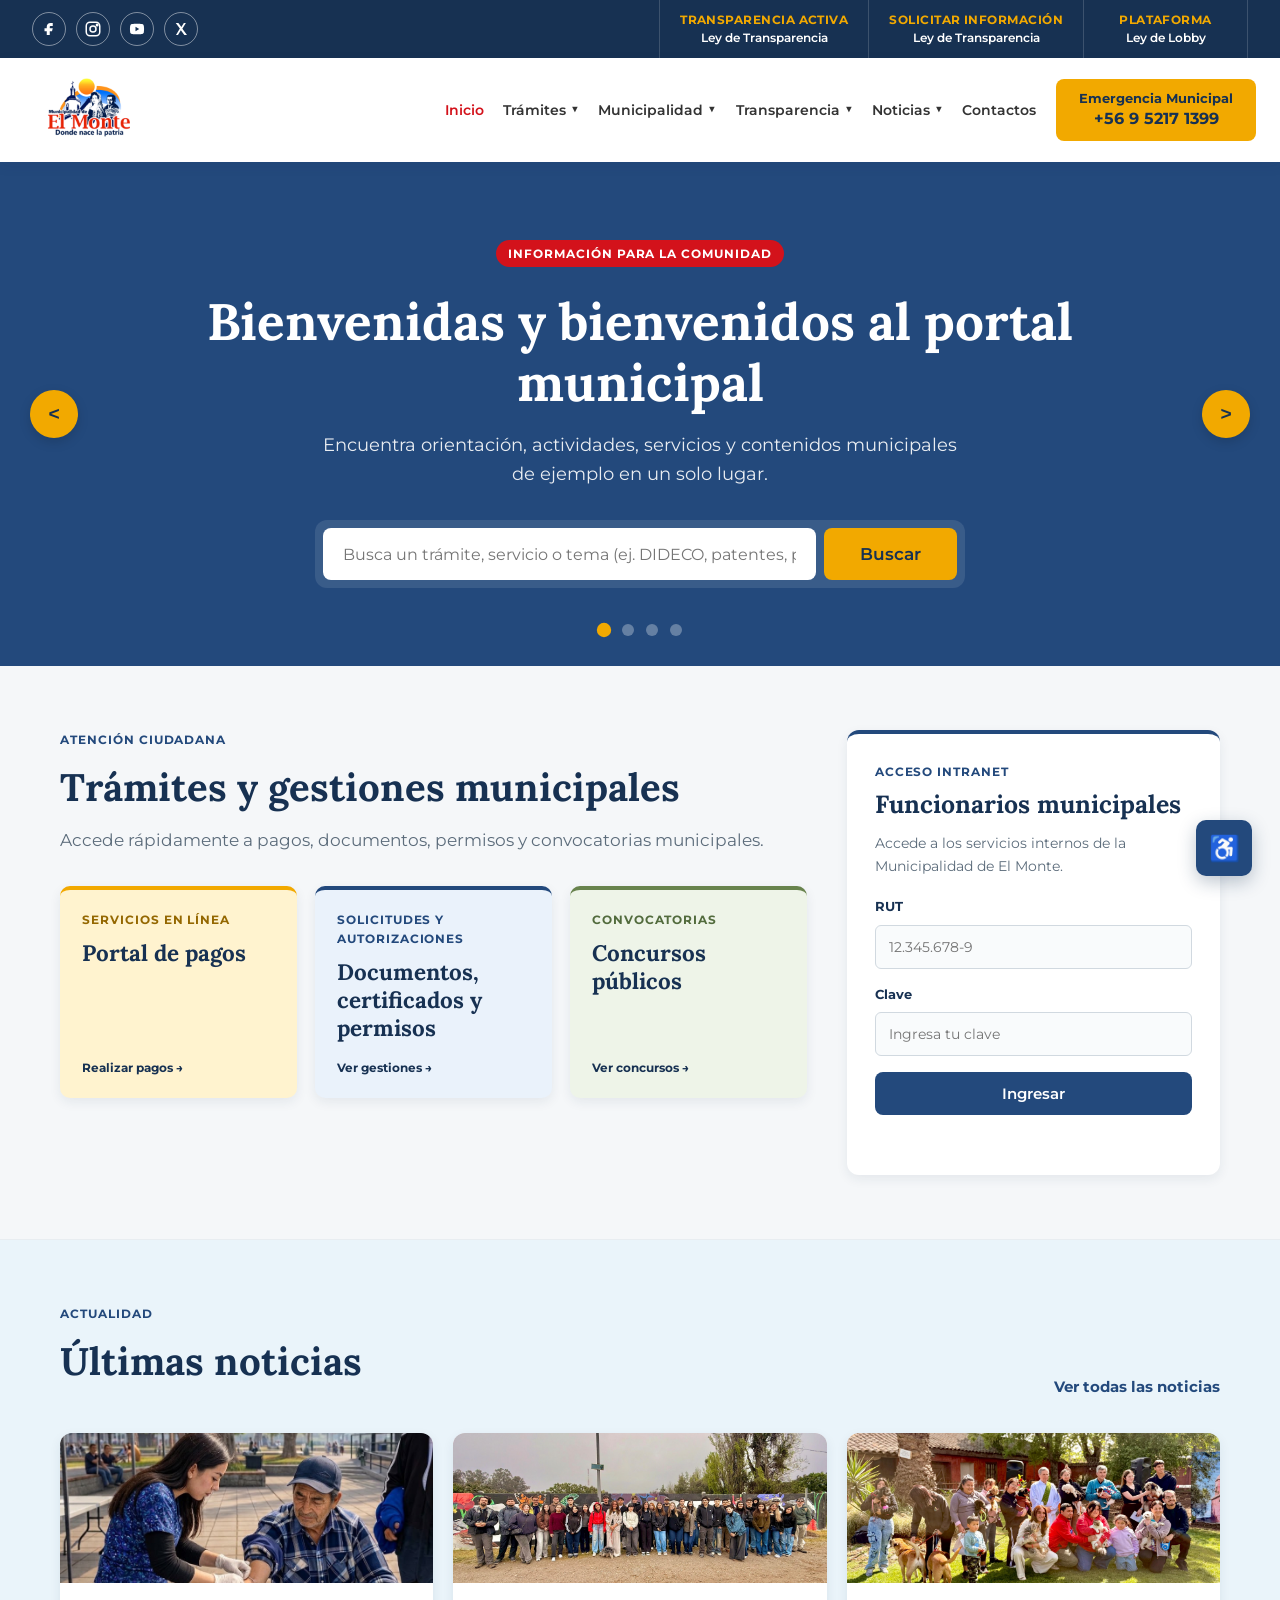
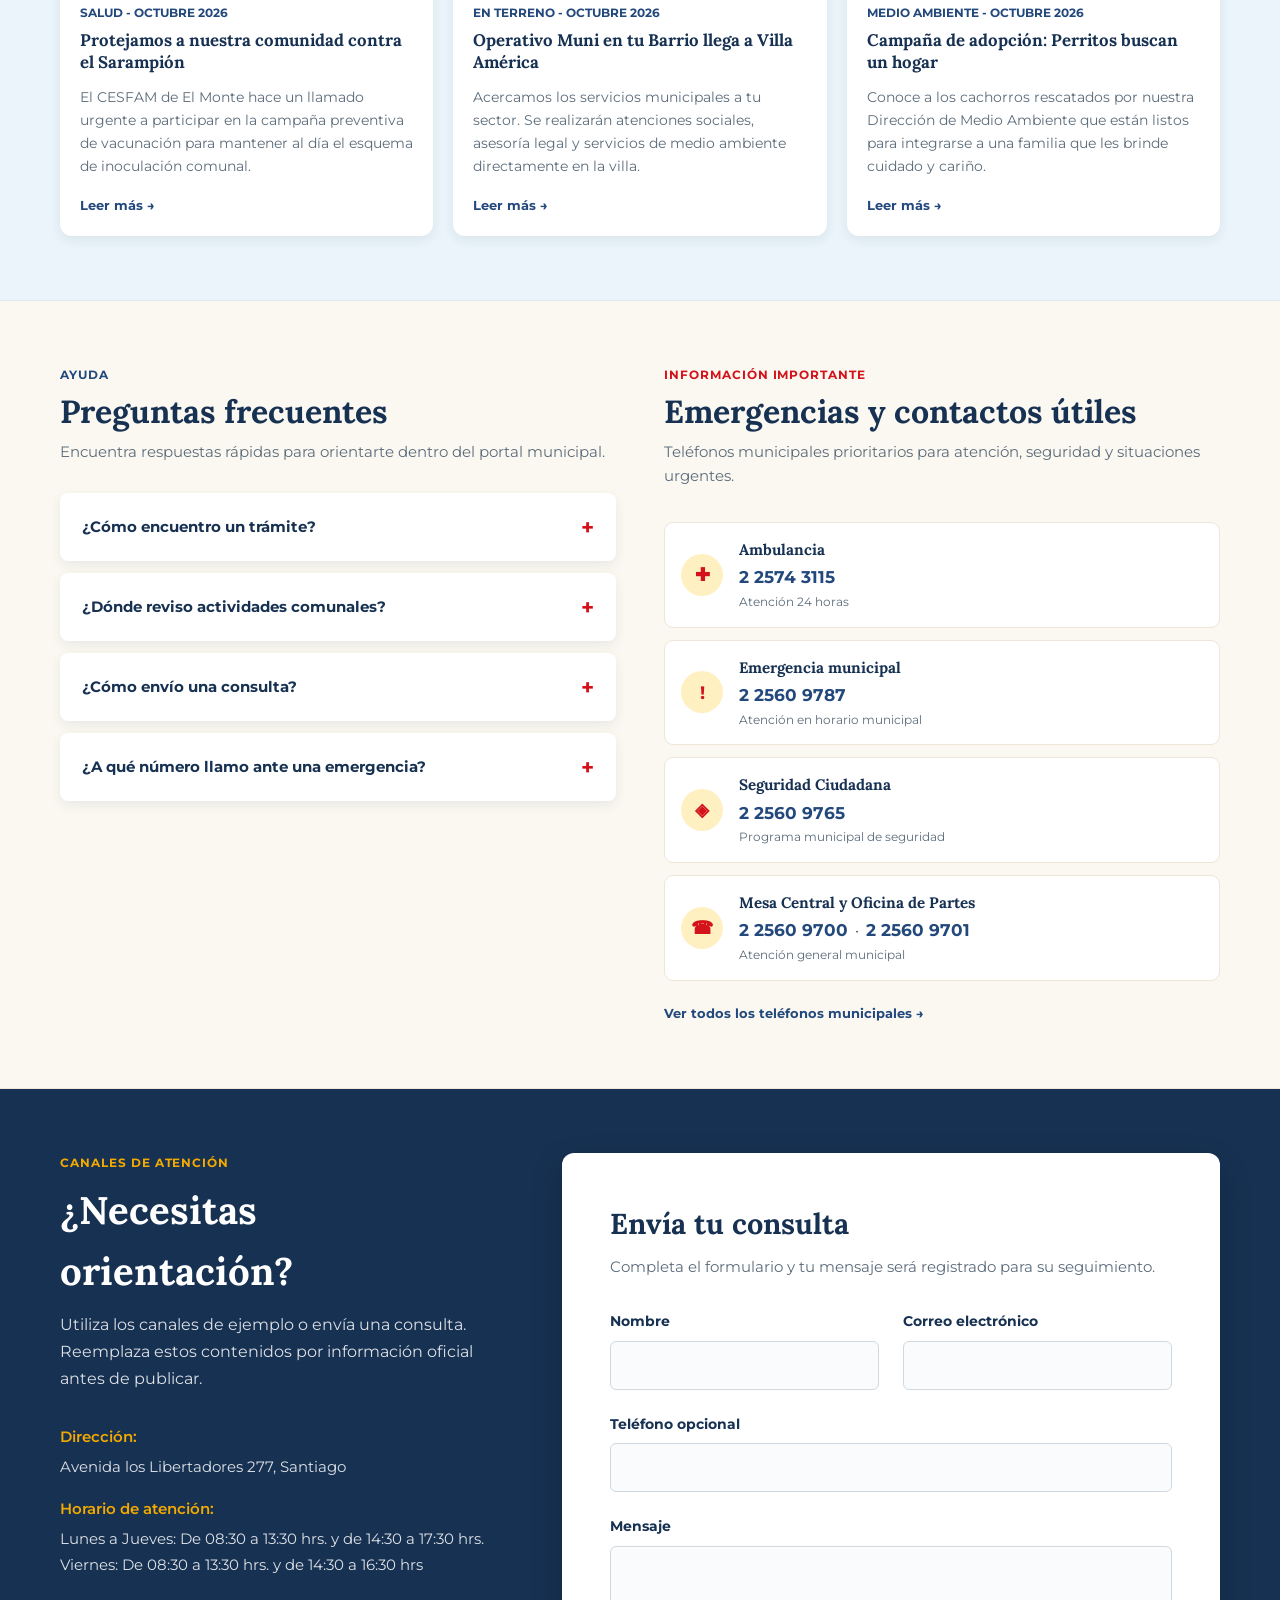
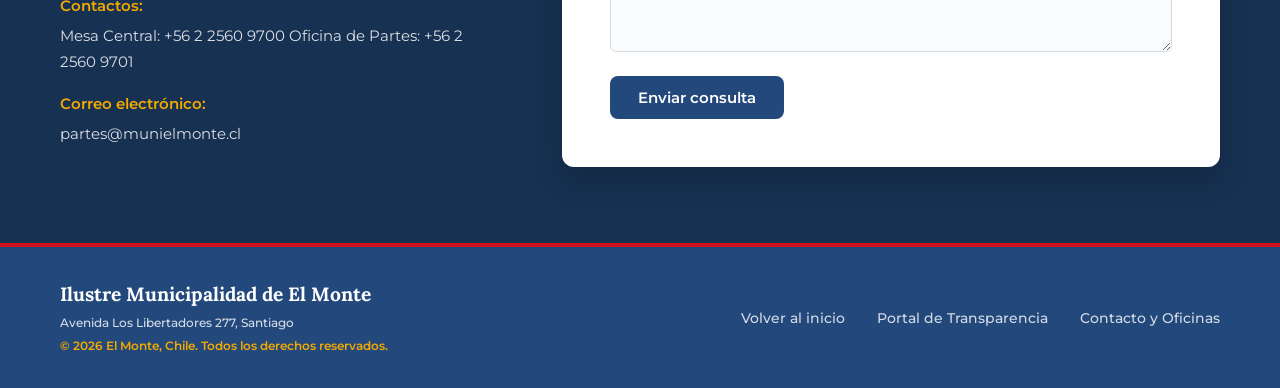
<file: index.html>
<!DOCTYPE html>
<html lang="es">
<head>
    <meta charset="UTF-8">
    <meta name="viewport" content="width=device-width, initial-scale=1.0">
    <title>Municipalidad El Monte</title>

    <!-- Fuentes de Google Fonts: Lora (Títulos patrimoniales) y Montserrat (UI moderna) -->
    <link rel="preconnect" href="https://fonts.googleapis.com">
    <link rel="preconnect" href="https://fonts.gstatic.com" crossorigin>
    <link href="https://fonts.googleapis.com/css2?family=Lora:ital,wght@0,400;0,600;0,700;1,400&family=Montserrat:wght@400;500;600;700&display=swap" rel="stylesheet">
    
    <!-- Hoja de estilos única -->
    <link rel="stylesheet" href="style.css">
</head>
<body>

    <!-- Barra flotante de accesibilidad -->
    <aside class="accessibility-widget" aria-label="Herramientas de accesibilidad">

        <!-- Botón principal -->
        <button
            type="button"
            class="accessibility-toggle"
            id="accessibility-toggle"
            aria-label="Abrir herramientas de accesibilidad"
            aria-expanded="false"
            aria-controls="accessibility-panel">
            <span aria-hidden="true">♿</span>
        </button>

        <!-- Panel de herramientas -->
        <div
            class="accessibility-panel"
            id="accessibility-panel"
            hidden>

            <div class="accessibility-panel-header">
                <span>Accesibilidad</span>

                <button
                    type="button"
                    class="accessibility-close"
                    id="accessibility-close"
                    aria-label="Cerrar herramientas de accesibilidad">
                    ×
                </button>
            </div>

            <div class="accessibility-controls">

                <!-- Tamaño de texto -->
                <div class="accessibility-control-group">

                    <span class="accessibility-control-label">
                        Tamaño del texto
                    </span>

                    <div class="accessibility-text-buttons">

                        <button
                            type="button"
                            class="accessibility-action"
                            id="font-decrease"
                            aria-label="Disminuir tamaño del texto">
                            A−
                        </button>

                        <button
                            type="button"
                            class="accessibility-action"
                            id="font-reset"
                            aria-label="Restablecer tamaño del texto">
                            A
                        </button>

                        <button
                            type="button"
                            class="accessibility-action"
                            id="font-increase"
                            aria-label="Aumentar tamaño del texto">
                            A+
                        </button>

                    </div>

                </div>

                <!-- Alto contraste -->
                <button
                    type="button"
                    class="accessibility-option"
                    id="contrast-toggle"
                    aria-pressed="false">

                    <span aria-hidden="true">◐</span>
                    Alto contraste
                </button>

                <!-- Subrayar enlaces -->
                <button
                    type="button"
                    class="accessibility-option"
                    id="links-toggle"
                    aria-pressed="false">

                    <span aria-hidden="true">Aa</span>
                    Subrayar enlaces
                </button>

                <!-- Restablecer -->
                <button
                    type="button"
                    class="accessibility-reset"
                    id="accessibility-reset">
                    Restablecer ajustes
                </button>

            </div>
        </div>

    </aside>

    <!-- =========================================
        BARRA SUPERIOR DE SERVICIOS
    ========================================= -->

    <div class="utility-bar">

        <div class="utility-bar-inner">

            <!-- Redes sociales -->
            <div class="social-links" aria-label="Redes sociales municipales">

                <!-- Facebook -->
                <a href="#" aria-label="Facebook de la Municipalidad">
                    <svg viewBox="0 0 24 24" aria-hidden="true">
                        <path d="M14 8h3V4h-3c-3 0-5 2-5 5v2H6v4h3v5h4v-5h3l1-4h-4V9c0-.7.3-1 1-1z"/>
                    </svg>
                </a>

                <!-- Instagram -->
                <a href="#" aria-label="Instagram de la Municipalidad">
                    <svg viewBox="0 0 24 24" aria-hidden="true">
                        <rect x="3" y="3" width="18" height="18" rx="5"/>
                        <circle cx="12" cy="12" r="4"/>
                        <circle cx="17.5" cy="6.5" r="1"/>
                    </svg>
                </a>

                <!-- YouTube -->
                <a href="#" aria-label="YouTube de la Municipalidad">
                    <svg viewBox="0 0 24 24" aria-hidden="true">
                        <path d="M21 7.5a3 3 0 0 0-2.1-2.1C17.1 5 12 5 12 5s-5.1 0-6.9.4A3 3 0 0 0 3 7.5C2.6 9.3 2.6 12 2.6 12s0 2.7.4 4.5a3 3 0 0 0 2.1 2.1c1.8.4 6.9.4 6.9.4s5.1 0 6.9-.4a3 3 0 0 0 2.1-2.1c.4-1.8.4-4.5.4-4.5s0-2.7-.4-4.5z"/>
                        <path class="social-play" d="M10 9l5 3-5 3z"/>
                    </svg>
                </a>

                <!-- X / Twitter -->
                <a href="#" aria-label="X de la Municipalidad">
                    <svg viewBox="0 0 24 24" aria-hidden="true">
                        <path d="M5 4l5.5 7.3L5.3 20H8l3.8-6.2L16.5 20H20l-6.2-8.2L18.5 4h-2.7l-3.3 5.3L8.5 4z"/>
                    </svg>
                </a>

            </div>

            <!-- Accesos de transparencia -->
            <nav class="utility-links" aria-label="Accesos de transparencia">

                <a
                    href="https://www.portaltransparencia.cl/PortalPdT/directorio-de-organismos-regulados/?org=MU084"
                    target="_blank"
                    rel="noopener noreferrer">

                    <span>Transparencia Activa</span>
                    <small>Ley de Transparencia</small>

                </a>


                <a
                    href="https://www.portaltransparencia.cl/PortalPdT/web/guest/directorio-de-organismos-regulados?p_p_id=pdtorganismos_WAR_pdtorganismosportlet&orgcode=f3c0e3bf2ba13ee6ce7f537f50f5d09c"
                    target="_blank"
                    rel="noopener noreferrer">

                    <span>Solicitar Información</span>
                    <small>Ley de Transparencia</small>

                </a>


                <a href="#">
                    <span>Plataforma</span>
                    <small>Ley de Lobby</small>
                </a>

            </nav>

        </div>

    </div>

    <!-- =========================================
        ENCABEZADO Y NAVEGACIÓN PRINCIPAL
    ========================================= -->

    <header class="site-header">

        <div class="header-container">

            <!-- Logo -->
            <div class="logo">
                <a href="index.html">
                    <img
                        src="logos/munielmonte.png"
                        alt="Logo Municipalidad El Monte - Donde nace la patria"
                        class="main-logo">
                </a>
            </div>

            <div class="header-right">
                <nav class="main-nav" aria-label="Navegación principal">

                    <ul>

                        <!-- Inicio -->
                        <li>
                            <a href="index.html" class="active">
                                Inicio
                            </a>
                        </li>


                        <!-- Trámites -->
                        <li class="nav-item-has-submenu">

                            <a href="tramites.html">
                                Trámites
                                <span class="nav-arrow" aria-hidden="true">▼</span>
                            </a>

                            <ul class="submenu">

                                <li>
                                    <a href="tramites.html">
                                        Todos los trámites
                                    </a>
                                </li>

                                <li>
                                    <a href="portal-pagos.html">
                                        Portal de pagos
                                    </a>
                                </li>

                                <li>
                                    <a href="documentos-permisos.html">
                                        Documentos, certificados y permisos
                                    </a>
                                </li>

                                <li>
                                    <a href="concursos-publicos.html">
                                        Concursos públicos
                                    </a>
                                </li>

                            </ul>

                        </li>


                        <!-- Municipalidad -->
                        <li class="nav-item-has-submenu">

                            <a href="municipalidad.html">
                                Municipalidad
                                <span class="nav-arrow" aria-hidden="true">▼</span>
                            </a>

                            <ul class="submenu">

                                <li>
                                    <a href="municipalidad.html">
                                        Nuestra Municipalidad
                                    </a>
                                </li>

                                <li>
                                    <a href="alcaldia.html">
                                        Alcaldía
                                    </a>
                                </li>

                                <li>
                                    <a href="concejo-municipal.html">
                                        Concejo Municipal
                                    </a>
                                </li>

                                <li>
                                    <a href="municipalidad.html#direcciones">
                                        Direcciones municipales
                                    </a>
                                </li>

                            </ul>

                        </li>


                        <!-- Transparencia -->
                        <li class="nav-item-has-submenu">

                            <a
                                href="https://www.portaltransparencia.cl/PortalPdT/directorio-de-organismos-regulados/?org=MU084"
                                target="_blank"
                                rel="noopener noreferrer">

                                Transparencia
                                <span class="nav-arrow" aria-hidden="true">▼</span>

                            </a>

                            <ul class="submenu">

                                <li>
                                    <a
                                        href="https://www.portaltransparencia.cl/PortalPdT/directorio-de-organismos-regulados/?org=MU084"
                                        target="_blank"
                                        rel="noopener noreferrer">

                                        Transparencia Activa

                                    </a>
                                </li>

                                <li>
                                    <a
                                        href="https://www.portaltransparencia.cl/PortalPdT/web/guest/directorio-de-organismos-regulados?p_p_id=pdtorganismos_WAR_pdtorganismosportlet&orgcode=f3c0e3bf2ba13ee6ce7f537f50f5d09c"
                                        target="_blank"
                                        rel="noopener noreferrer">

                                        Solicitar información

                                    </a>
                                </li>

                                <li>
                                    <a href="#">
                                        Ley de Lobby
                                    </a>
                                </li>

                            </ul>

                        </li>


                        <!-- Noticias -->
                        <li class="nav-item-has-submenu">

                            <a href="noticias.html">
                                Noticias
                                <span class="nav-arrow" aria-hidden="true">▼</span>
                            </a>

                            <ul class="submenu">

                                <li>
                                    <a href="noticias.html#panel-todas">
                                        Todas las noticias
                                    </a>
                                </li>

                                <li>
                                    <a href="agenda comunal.html">
                                        Agenda comunal
                                    </a>
                                </li>

                                <li>
                                    <a href="comunicados.html">
                                        Comunicados
                                    </a>
                                </li>

                            </ul>

                        </li>


                        <!-- Contactos -->
                        <li>
                            <a href="contactos.html">
                                Contactos
                            </a>
                        </li>

                    </ul>

                </nav>

                <!-- Emergencia -->
                <a
                    href="tel:+56952171399"
                    class="emergency-btn">

                    <span>Emergencia Municipal</span>
                    <strong>+56 9 5217 1399</strong>

                </a>

            </div>

        </div>

    </header>

    <main>
        <!-- Sección Hero (Carrusel) -->
        <section class="hero-carousel">
            <div class="carousel-container">
                
                <!-- Slides -->
                <div class="carousel-track">
                    
                    <!-- Slide 1 -->
                    <div class="carousel-slide slide-navy current-slide">
                        <div class="hero-content">
                            <span class="badge-red">INFORMACIÓN PARA LA COMUNIDAD</span>
                            <h2>Bienvenidas y bienvenidos al portal municipal</h2>
                            <p>Encuentra orientación, actividades, servicios y contenidos municipales de ejemplo en un solo lugar.</p>
                            <form class="hero-search" id="hero-search-form" aria-label="Búsqueda principal" autocomplete="off">
                                <input
                                    type="text"
                                    id="hero-search-input"
                                    placeholder="Busca un trámite, servicio o tema (ej. DIDECO, patentes, pagos...)"
                                    aria-label="Busca un trámite, servicio o tema"
                                    aria-expanded="false"
                                    aria-controls="hero-search-dropdown"
                                    autocomplete="off">
                                <button type="submit" class="btn btn-accent">Buscar</button>
                                <div class="hero-search-dropdown" id="hero-search-dropdown" role="listbox" hidden></div>
                            </form>
                        </div>
                    </div>

                    <!-- Slide 2 -->
                    <div class="carousel-slide slide-image">

                        <img
                            src="assets/PlazaLosPorotitos.FF-PB.DdeC26.jpeg"
                            alt=""
                            class="hero-slide-image"
                            aria-hidden="true">

                        <div class="hero-content">
                            <span class="badge-red">AGENDA COMUNAL</span>
                            <h2>Conoce actividades para participar</h2>
                            <p>Revisa las actividades y encuentros de ejemplo preparados para la comunidad.</p>
                            <a
                                href="agenda comunal.html"
                                class="btn btn-accent">
                                Ver agenda
                            </a>
                        </div>

                    </div>

                    <!-- Slide 3 -->
                    <div class="carousel-slide slide-image">

                        <img
                            src="assets/MunicipalidadElMonte.FF-PB.DdeC26.jpeg"
                            alt=""
                            class="hero-slide-image"
                            aria-hidden="true">

                        <div class="hero-content">
                            <span class="badge-red">ATENCIÓN CIUDADANA</span>
                            <h2>Orientación para tus trámites</h2>
                            <p>Consulta categorías, requisitos referenciales y rutas de atención municipal.</p>
                            <a href="tramites.html" class="btn btn-accent">Explorar trámites</a>
                        </div>

                    </div>

                    <!-- Slide 4 -->
                    <div class="carousel-slide slide-image">

                        <img
                            src="assets/PuenteElMonte.FF-PB.DdeC26.jpeg"
                            alt=""
                            class="hero-slide-image"
                            aria-hidden="true">

                        <div class="hero-content">
                            <span class="badge-red">INFORMACIÓN ÚTIL</span>
                            <h2>Emergencias y contactos</h2>
                            <p>Encuentra orientación general y reemplaza estos datos por canales oficiales verificados.</p>
                            <a href="#ayuda-emergencias" class="btn btn-accent">Ver orientación</a>
                        </div>

                    </div>

                </div>

                <!-- Botones Laterales -->
                <button class="carousel-button carousel-button-left" aria-label="Slide anterior">
                    &lt;
                </button>
                <button class="carousel-button carousel-button-right" aria-label="Slide siguiente">
                    &gt;
                </button>

                <!-- Indicadores Inferiores -->
                <div class="carousel-nav">
                    <button class="carousel-indicator current-indicator" aria-label="Ir al slide 1"></button>
                    <button class="carousel-indicator" aria-label="Ir al slide 2"></button>
                    <button class="carousel-indicator" aria-label="Ir al slide 3"></button>
                    <button class="carousel-indicator" aria-label="Ir al slide 4"></button>
                </div>
            </div>
        </section>

        <!-- =========================================
            TRÁMITES + FUNCIONARIOS
        ========================================== -->

        <section class="home-services-section">

                <div class="container post-hero-layout">

                        <!-- Columna principal -->
                        <div class="main-content-column">


                    <!-- =========================================
                        TRÁMITES Y GESTIONES MUNICIPALES
                    ========================================= -->
                    <section class="section-light">

                        <div class="container">

                            <span class="section-kicker">
                                ATENCIÓN CIUDADANA
                            </span>

                            <h3 class="section-title">
                                Trámites y gestiones municipales
                            </h3>

                            <p class="section-desc">
                                Accede rápidamente a pagos, documentos,
                                permisos y convocatorias municipales.
                            </p>

                            <div class="service-grid">


                                <!-- Portal de pagos -->
                                <a
                                    href="portal-pagos.html"
                                    class="service-link-card service-card-payments">

                                    <span class="card-kicker">
                                        SERVICIOS EN LÍNEA
                                    </span>

                                    <h4>
                                        Portal de pagos
                                    </h4>

                                    <span class="service-card-action">
                                        Realizar pagos →
                                    </span>

                                </a>


                                <!-- Documentos y permisos -->
                                <a
                                    href="documentos-permisos.html"
                                    class="service-link-card service-card-documents">

                                    <span class="card-kicker">
                                        SOLICITUDES Y AUTORIZACIONES
                                    </span>

                                    <h4>
                                        Documentos, certificados y permisos
                                    </h4>

                                    <span class="service-card-action">
                                        Ver gestiones →
                                    </span>

                                </a>


                                <!-- Concursos -->
                                <a
                                    href="concursos-publicos.html"
                                    class="service-link-card service-card-contests">

                                    <span class="card-kicker">
                                        CONVOCATORIAS
                                    </span>

                                    <h4>
                                        Concursos públicos
                                    </h4>

                                    <span class="service-card-action">
                                        Ver concursos →
                                    </span>

                                </a>


                            </div>

                        </div>

                    </section>

                        </div>
                        <!-- Fin columna principal -->

                        <!-- =========================================
                            COLUMNA LATERAL
                        ========================================== -->

                        <aside
                            class="service-sidebar"
                            aria-label="Servicios complementarios">

                            <div class="sidebar-sticky">


                                <!-- =========================================
                                    ACCESO FUNCIONARIOS
                                ========================================== -->

                                <section
                                    class="sidebar-card sidebar-card-employees"
                                    aria-labelledby="funcionarios-title">

                                    <span class="section-kicker">
                                        ACCESO INTRANET
                                    </span>

                                    <h3
                                        class="sidebar-card-title"
                                        id="funcionarios-title">
                                        Funcionarios municipales
                                    </h3>

                                    <p class="sidebar-card-description">
                                        Accede a los servicios internos de la
                                        Municipalidad de El Monte.
                                    </p>


                                    <form
                                        class="employee-login-form"
                                        id="employee-login-form">


                                        <div class="sidebar-form-group">

                                            <label for="employee-rut">
                                                RUT
                                            </label>

                                            <input
                                                type="text"
                                                id="employee-rut"
                                                name="rut"
                                                placeholder="12.345.678-9"
                                                autocomplete="username"
                                                required>

                                        </div>


                                        <div class="sidebar-form-group">

                                            <label for="employee-password">
                                                Clave
                                            </label>

                                            <input
                                                type="password"
                                                id="employee-password"
                                                name="password"
                                                placeholder="Ingresa tu clave"
                                                autocomplete="current-password"
                                                required>

                                        </div>


                                        <button
                                            type="submit"
                                            class="btn btn-primary sidebar-btn">
                                            Ingresar
                                        </button>


                                        <p
                                            class="employee-login-status"
                                            id="employee-login-status"
                                            aria-live="polite">
                                        </p>


                                    </form>

                                </section>


                            </div>

                        </aside>
                        <!-- Fin columna lateral -->

                </div>
                <!-- Fin contenido principal + columna lateral -->

        </section>
        <!-- Fin Trámites + Funcionarios -->

        <!-- =========================================
            ÚLTIMAS NOTICIAS
        ========================================== -->

        <section class="section-light home-news-section">

            <div class="container">

                <div class="section-header-flex">

                    <div>

                        <span class="section-kicker">
                            ACTUALIDAD
                        </span>

                        <h3 class="section-title">
                            Últimas noticias
                        </h3>

                    </div>

                    <a
                        href="noticias.html#panel-todas"
                        class="link-blue">
                        Ver todas las noticias
                    </a>

                </div>


                <!-- Las 3 noticias se insertan desde noticias-data.js -->
                <div
                    class="home-news-grid"
                    id="home-news-grid">
                </div>

            </div>

        </section>

        <!-- =========================================
            AYUDA + EMERGENCIAS
        ========================================= -->

        <section
            class="help-emergency-section"
            id="ayuda-emergencias">

            <div class="container help-emergency-grid">

                <!-- =========================================
                    PREGUNTAS FRECUENTES
                ========================================== -->

                <div class="support-panel faq-panel">

                    <span class="section-kicker">
                        AYUDA
                    </span>

                    <h3 class="support-panel-title">
                        Preguntas frecuentes
                    </h3>

                    <p class="support-panel-description">
                        Encuentra respuestas rápidas para orientarte
                        dentro del portal municipal.
                    </p>

                    <div class="accordion">

                        <div class="accordion-item">

                            <button
                                class="accordion-header"
                                aria-expanded="false">

                                ¿Cómo encuentro un trámite?

                                <span class="icon-plus">+</span>

                            </button>

                            <div class="accordion-content">

                                <p>
                                    Puedes revisar la sección de Trámites y
                                    Gestiones Municipales o utilizar los accesos
                                    del menú superior.
                                </p>

                            </div>

                        </div>

                        <div class="accordion-item">

                            <button
                                class="accordion-header"
                                aria-expanded="false">

                                ¿Dónde reviso actividades comunales?

                                <span class="icon-plus">+</span>

                            </button>

                            <div class="accordion-content">

                                <p>
                                    Las actividades y novedades comunales se
                                    publican en la sección Noticias y en la
                                    agenda municipal.
                                </p>

                            </div>

                        </div>

                        <div class="accordion-item">

                            <button
                                class="accordion-header"
                                aria-expanded="false">

                                ¿Cómo envío una consulta?

                                <span class="icon-plus">+</span>

                            </button>

                            <div class="accordion-content">

                                <p>
                                    Al final de esta página encontrarás el
                                    formulario de contacto para enviar una
                                    consulta al municipio.
                                </p>

                            </div>

                        </div>

                        <div class="accordion-item">

                            <button
                                class="accordion-header"
                                aria-expanded="false">

                                ¿A qué número llamo ante una emergencia?

                                <span class="icon-plus">+</span>

                            </button>

                            <div class="accordion-content">

                                <p>
                                    En esta misma sección encontrarás los
                                    principales teléfonos municipales de
                                    emergencia, salud y seguridad.
                                </p>

                            </div>

                        </div>

                    </div>

                </div>

                <!-- =========================================
                    EMERGENCIAS Y CONTACTOS ÚTILES
                ========================================== -->

                <div class="support-panel emergency-panel">

                    <span class="section-kicker-red">
                        INFORMACIÓN IMPORTANTE
                    </span>

                    <h3 class="support-panel-title">
                        Emergencias y contactos útiles
                    </h3>

                    <p class="support-panel-description">
                        Teléfonos municipales prioritarios para atención,
                        seguridad y situaciones urgentes.
                    </p>

                    <div class="emergency-contact-list">

                        <!-- Ambulancia -->
                        <div class="emergency-contact">

                            <div class="emergency-contact-icon" aria-hidden="true">
                                ✚
                            </div>

                            <div class="emergency-contact-info">

                                <span class="emergency-contact-name">
                                    Ambulancia
                                </span>

                                <a href="tel:+56225743115">
                                    2 2574 3115
                                </a>

                                <small>
                                    Atención 24 horas
                                </small>

                            </div>

                        </div>

                        <!-- Emergencia municipal -->
                        <div class="emergency-contact">

                            <div class="emergency-contact-icon" aria-hidden="true">
                                !
                            </div>

                            <div class="emergency-contact-info">

                                <span class="emergency-contact-name">
                                    Emergencia municipal
                                </span>

                                <a href="tel:+56225609787">
                                    2 2560 9787
                                </a>

                                <small>
                                    Atención en horario municipal
                                </small>

                            </div>

                        </div>

                        <!-- Seguridad Ciudadana -->
                        <div class="emergency-contact">

                            <div class="emergency-contact-icon" aria-hidden="true">
                                ◈
                            </div>

                            <div class="emergency-contact-info">

                                <span class="emergency-contact-name">
                                    Seguridad Ciudadana
                                </span>

                                <a href="tel:+56225609765">
                                    2 2560 9765
                                </a>

                                <small>
                                    Programa municipal de seguridad
                                </small>

                            </div>

                        </div>

                        <!-- Mesa Central -->
                        <div class="emergency-contact">

                            <div class="emergency-contact-icon" aria-hidden="true">
                                ☎
                            </div>

                            <div class="emergency-contact-info">

                                <span class="emergency-contact-name">
                                    Mesa Central y Oficina de Partes
                                </span>

                                <div class="emergency-phone-group">

                                    <a href="tel:+56225609700">
                                        2 2560 9700
                                    </a>

                                    <span>·</span>

                                    <a href="tel:+56225609701">
                                        2 2560 9701
                                    </a>

                                </div>

                                <small>
                                    Atención general municipal
                                </small>

                            </div>

                        </div>

                    </div>

                    <a
                        href="https://www.munielmonte.cl/telefonos.html"
                        class="emergency-all-link"
                        target="_blank"
                        rel="noopener noreferrer">

                        Ver todos los teléfonos municipales →

                    </a>

                </div>


            </div>

        </section>

        <!-- =========================================
             FORMULARIO DE CONTACTO
        ========================================== -->

        <section class="section-dark">

            <div class="container contact-container">


                <div class="contact-info">

                    <span class="section-kicker-accent">
                        CANALES DE ATENCIÓN
                    </span>

                    <h3 class="section-title text-white">
                        ¿Necesitas orientación?
                    </h3>

                    <p class="text-white-opacity">
                        Utiliza los canales de ejemplo o envía una
                        consulta. Reemplaza estos contenidos por
                        información oficial antes de publicar.
                    </p>


                    <ul class="contact-details text-white-opacity">

                        <li>
                            <strong>Dirección:</strong>
                            Avenida los Libertadores 277, Santiago
                        </li>

                        <li>
                            <strong>Horario de atención:</strong>
                            Lunes a Jueves: De 08:30 a 13:30 hrs. y de 14:30 a 17:30 hrs.
                            Viernes: De 08:30 a 13:30 hrs. y de 14:30 a 16:30 hrs
                        </li>

                        <li>
                            <strong>Contactos:</strong>
                            Mesa Central: +56 2 2560 9700
                            Oficina de Partes: +56 2 2560 9701
                        </li>

                        <li>
                            <strong>Correo electrónico:</strong>
                            partes@munielmonte.cl
                        </li>

                    </ul>

                </div>

                <div class="contact-form-wrapper">

                    <h4 class="form-title text-primary-dark">
                        Envía tu consulta
                    </h4>

                    <p class="form-desc text-muted">
                        Completa el formulario y tu mensaje será
                        registrado para su seguimiento.
                    </p>


                    <form class="contact-form">


                        <div class="form-row">


                            <div class="form-group">

                                <label for="nombre">
                                    Nombre
                                </label>

                                <input
                                    type="text"
                                    id="nombre"
                                    required>

                            </div>


                            <div class="form-group">

                                <label for="email">
                                    Correo electrónico
                                </label>

                                <input
                                    type="email"
                                    id="email"
                                    required>

                            </div>


                        </div>


                        <div class="form-group">

                            <label for="telefono">
                                Teléfono opcional
                            </label>

                            <input
                                type="tel"
                                id="telefono">

                        </div>


                        <div class="form-group">

                            <label for="mensaje">
                                Mensaje
                            </label>

                            <textarea
                                id="mensaje"
                                rows="4"
                                required></textarea>

                        </div>


                        <button
                            type="submit"
                            class="btn btn-primary">
                            Enviar consulta
                        </button>


                    </form>

                </div>

            </div>

        </section>

    </main>

    <!-- =========================================
        FOOTER
    ========================================= -->

    <footer class="site-footer">

        <div class="container footer-container">

            <div class="footer-brand">

                <h5>
                    Ilustre Municipalidad de El Monte
                </h5>

                <p class="footer-address">
                    Avenida Los Libertadores 277, Santiago
                </p>

                <p class="footer-copy">
                    © 2026 El Monte, Chile. Todos los derechos reservados.
                </p>

            </div>

            <nav
                class="footer-nav"
                aria-label="Navegación del pie de página">

                <ul>

                    <li>
                        <a href="index.html">
                            Volver al inicio
                        </a>
                    </li>

                    <li>
                        <a
                            href="https://www.portaltransparencia.cl/PortalPdT/directorio-de-organismos-regulados/?org=MU084"
                            target="_blank"
                            rel="noopener noreferrer">
                            Portal de Transparencia
                        </a>
                    </li>

                    <li>
                        <a href="contactos.html">
                            Contacto y Oficinas
                        </a>
                    </li>

                </ul>

            </nav>

        </div>

    </footer>

    <!-- Datos compartidos de noticias -->
    <script src="noticias-data.js"></script>

    <!-- JavaScript general -->
    <script src="script.js"></script>
</body>
</html>
</file>
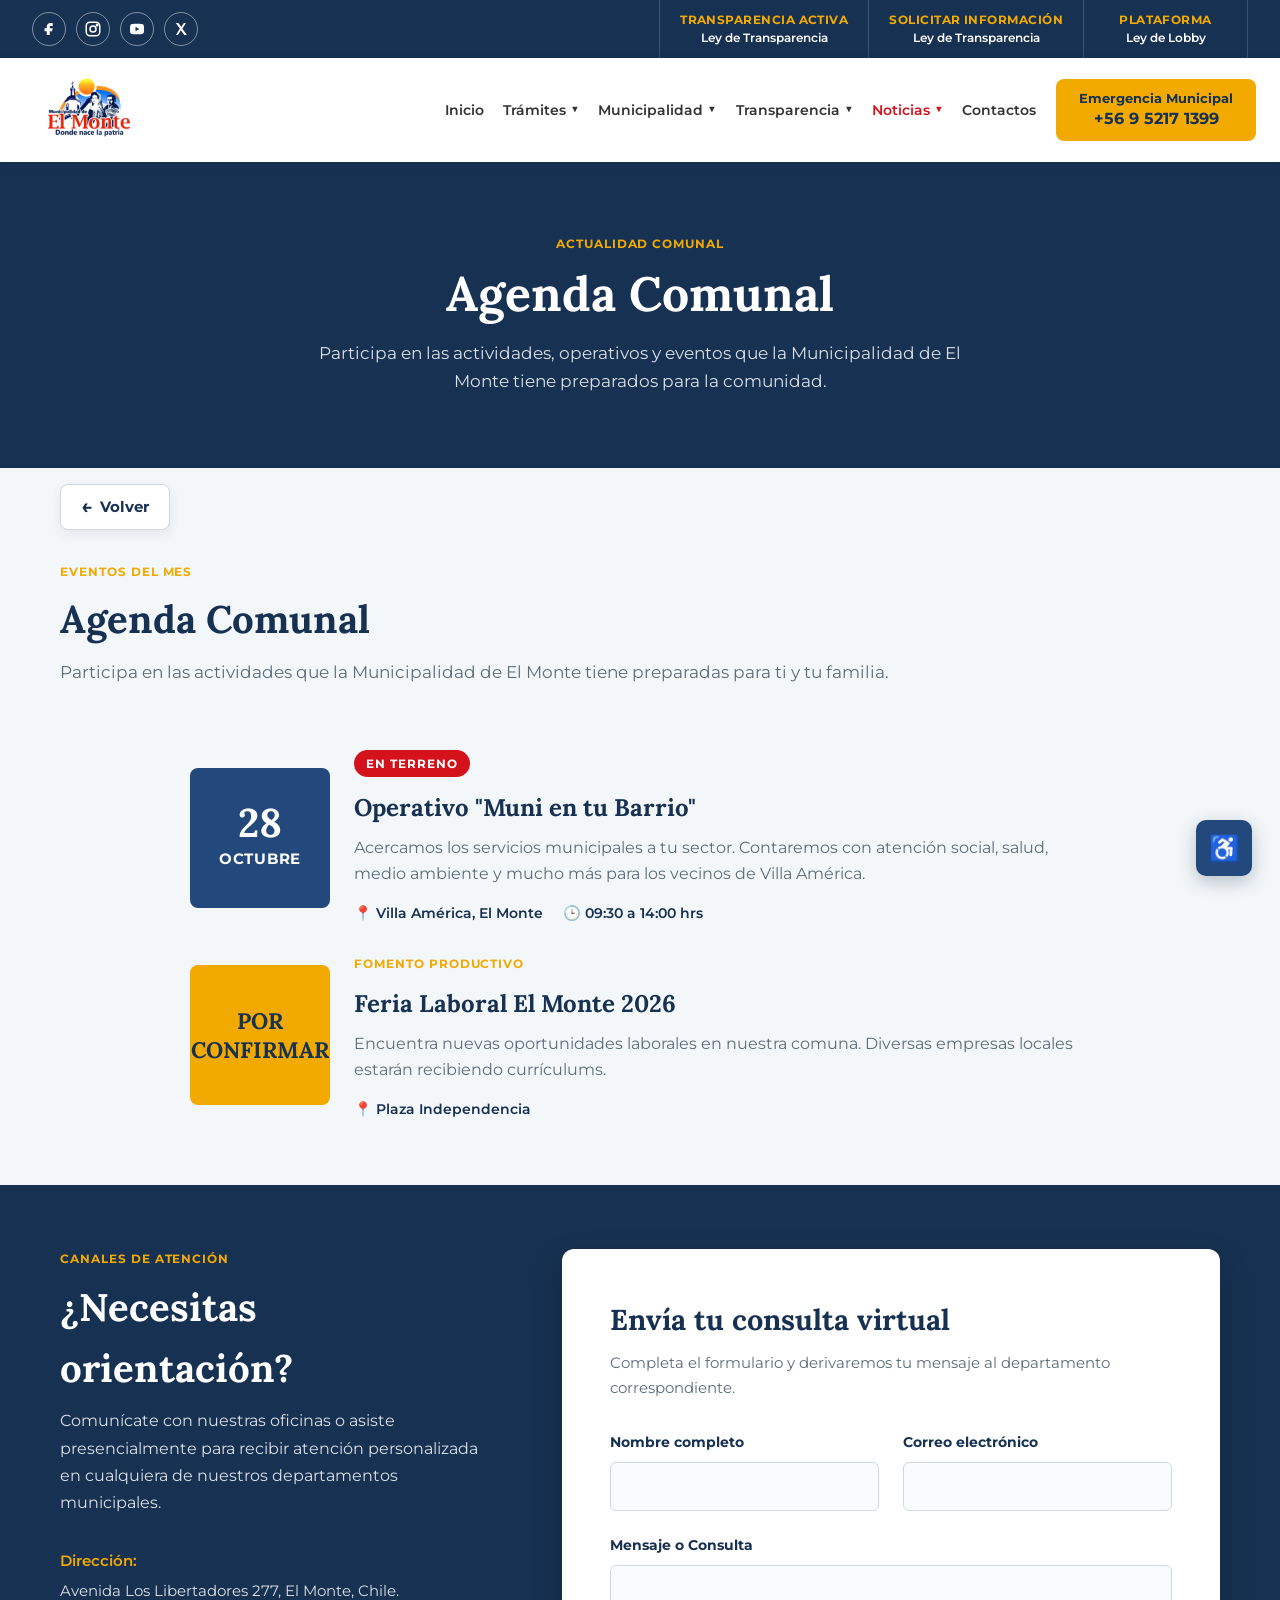
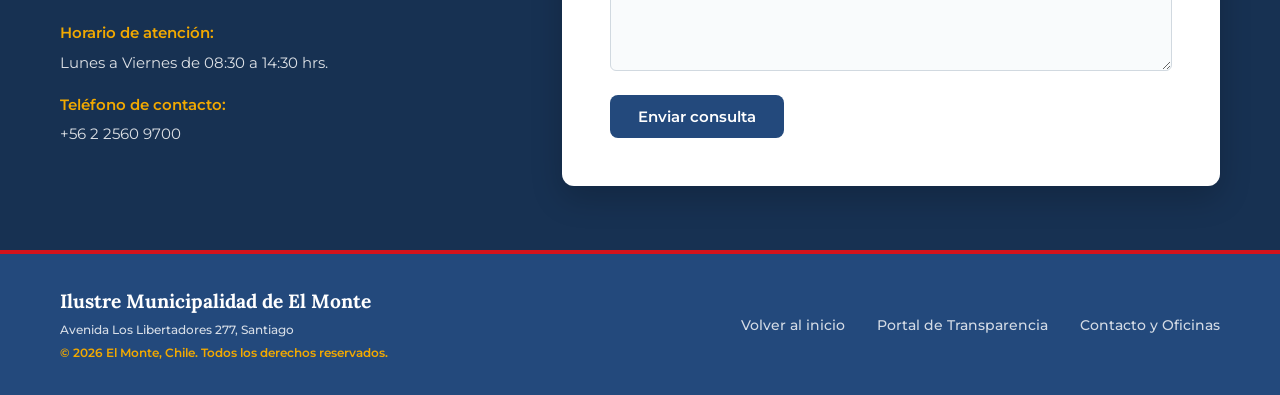
<file: agenda comunal.html>
<!DOCTYPE html>
<html lang="es">
<head>
    <meta charset="UTF-8">
    <meta name="viewport" content="width=device-width, initial-scale=1.0">
    <title>Agenda Comunal - Municipalidad El Monte</title>
    <!-- Fuentes de Google Fonts -->
    <link rel="preconnect" href="https://fonts.googleapis.com">
    <link rel="preconnect" href="https://fonts.gstatic.com" crossorigin>
    <link href="https://fonts.googleapis.com/css2?family=Lora:ital,wght@0,400;0,600;0,700;1,400&family=Montserrat:wght@400;500;600;700&display=swap" rel="stylesheet">
    <!-- Hoja de estilos única (la misma del index) -->
    <link rel="stylesheet" href="style.css">
</head>

<body>
    <!-- Barra flotante de accesibilidad -->
    <aside class="accessibility-widget" aria-label="Herramientas de accesibilidad">

        <!-- Botón principal -->
        <button
            type="button"
            class="accessibility-toggle"
            id="accessibility-toggle"
            aria-label="Abrir herramientas de accesibilidad"
            aria-expanded="false"
            aria-controls="accessibility-panel">
            <span aria-hidden="true">♿</span>
        </button>

        <!-- Panel de herramientas -->
        <div
            class="accessibility-panel"
            id="accessibility-panel"
            hidden>

            <div class="accessibility-panel-header">
                <span>Accesibilidad</span>

                <button
                    type="button"
                    class="accessibility-close"
                    id="accessibility-close"
                    aria-label="Cerrar herramientas de accesibilidad">
                    ×
                </button>
            </div>

            <div class="accessibility-controls">

                <!-- Tamaño de texto -->
                <div class="accessibility-control-group">

                    <span class="accessibility-control-label">
                        Tamaño del texto
                    </span>

                    <div class="accessibility-text-buttons">

                        <button
                            type="button"
                            class="accessibility-action"
                            id="font-decrease"
                            aria-label="Disminuir tamaño del texto">
                            A−
                        </button>

                        <button
                            type="button"
                            class="accessibility-action"
                            id="font-reset"
                            aria-label="Restablecer tamaño del texto">
                            A
                        </button>

                        <button
                            type="button"
                            class="accessibility-action"
                            id="font-increase"
                            aria-label="Aumentar tamaño del texto">
                            A+
                        </button>

                    </div>

                </div>

                <!-- Alto contraste -->
                <button
                    type="button"
                    class="accessibility-option"
                    id="contrast-toggle"
                    aria-pressed="false">

                    <span aria-hidden="true">◐</span>
                    Alto contraste
                </button>

                <!-- Subrayar enlaces -->
                <button
                    type="button"
                    class="accessibility-option"
                    id="links-toggle"
                    aria-pressed="false">

                    <span aria-hidden="true">Aa</span>
                    Subrayar enlaces
                </button>

                <!-- Restablecer -->
                <button
                    type="button"
                    class="accessibility-reset"
                    id="accessibility-reset">
                    Restablecer ajustes
                </button>

            </div>
        </div>

    </aside>

    <!-- =========================================
        BARRA SUPERIOR DE SERVICIOS
    ========================================= -->

    <div class="utility-bar">

        <div class="utility-bar-inner">

            <!-- Redes sociales -->
            <div class="social-links" aria-label="Redes sociales municipales">

                <!-- Facebook -->
                <a href="#" aria-label="Facebook de la Municipalidad">
                    <svg viewBox="0 0 24 24" aria-hidden="true">
                        <path d="M14 8h3V4h-3c-3 0-5 2-5 5v2H6v4h3v5h4v-5h3l1-4h-4V9c0-.7.3-1 1-1z"/>
                    </svg>
                </a>

                <!-- Instagram -->
                <a href="#" aria-label="Instagram de la Municipalidad">
                    <svg viewBox="0 0 24 24" aria-hidden="true">
                        <rect x="3" y="3" width="18" height="18" rx="5"/>
                        <circle cx="12" cy="12" r="4"/>
                        <circle cx="17.5" cy="6.5" r="1"/>
                    </svg>
                </a>

                <!-- YouTube -->
                <a href="#" aria-label="YouTube de la Municipalidad">
                    <svg viewBox="0 0 24 24" aria-hidden="true">
                        <path d="M21 7.5a3 3 0 0 0-2.1-2.1C17.1 5 12 5 12 5s-5.1 0-6.9.4A3 3 0 0 0 3 7.5C2.6 9.3 2.6 12 2.6 12s0 2.7.4 4.5a3 3 0 0 0 2.1 2.1c1.8.4 6.9.4 6.9.4s5.1 0 6.9-.4a3 3 0 0 0 2.1-2.1c.4-1.8.4-4.5.4-4.5s0-2.7-.4-4.5z"/>
                        <path class="social-play" d="M10 9l5 3-5 3z"/>
                    </svg>
                </a>

                <!-- X / Twitter -->
                <a href="#" aria-label="X de la Municipalidad">
                    <svg viewBox="0 0 24 24" aria-hidden="true">
                        <path d="M5 4l5.5 7.3L5.3 20H8l3.8-6.2L16.5 20H20l-6.2-8.2L18.5 4h-2.7l-3.3 5.3L8.5 4z"/>
                    </svg>
                </a>

            </div>

            <!-- Accesos de transparencia -->
            <nav class="utility-links" aria-label="Accesos de transparencia">

                <a
                    href="https://www.portaltransparencia.cl/PortalPdT/directorio-de-organismos-regulados/?org=MU084"
                    target="_blank"
                    rel="noopener noreferrer">
                    <span>Transparencia Activa</span>
                    <small>Ley de Transparencia</small>
                </a>

                <a
                    href="https://www.portaltransparencia.cl/PortalPdT/web/guest/directorio-de-organismos-regulados?p_p_id=pdtorganismos_WAR_pdtorganismosportlet&orgcode=f3c0e3bf2ba13ee6ce7f537f50f5d09c"
                    target="_blank"
                    rel="noopener noreferrer">
                    <span>Solicitar Información</span>
                    <small>Ley de Transparencia</small>
                </a>

                <a href="#">
                    <span>Plataforma</span>
                    <small>Ley de Lobby</small>
                </a>

            </nav>

        </div>

    </div>

    <!-- =========================================
        ENCABEZADO Y NAVEGACIÓN PRINCIPAL
    ========================================= -->
    
    <header class="site-header">

        <div class="header-container">

            <!-- Logo -->
            <div class="logo">
                <a href="index.html">
                    <img
                        src="logos/munielmonte.png"
                        alt="Logo Municipalidad El Monte - Donde nace la patria"
                        class="main-logo">
                </a>
            </div>

            <div class="header-right">
                <nav class="main-nav" aria-label="Navegación principal">

                    <ul>

                        <!-- Inicio -->
                        <li>
                            <a href="index.html">
                                Inicio
                            </a>
                        </li>


                        <!-- Trámites -->
                        <li class="nav-item-has-submenu">

                            <a href="tramites.html">
                                Trámites
                                <span class="nav-arrow" aria-hidden="true">▼</span>
                            </a>

                            <ul class="submenu">

                                <li>
                                    <a href="tramites.html">
                                        Todos los trámites
                                    </a>
                                </li>

                                <li>
                                    <a href="portal-pagos.html">
                                        Portal de pagos
                                    </a>
                                </li>

                                <li>
                                    <a href="documentos-permisos.html">
                                        Documentos, certificados y permisos
                                    </a>
                                </li>

                                <li>
                                    <a href="concursos-publicos.html">
                                        Concursos públicos
                                    </a>
                                </li>

                            </ul>

                        </li>


                        <!-- Municipalidad -->
                        <li class="nav-item-has-submenu">

                            <a href="municipalidad.html">
                                Municipalidad
                                <span class="nav-arrow" aria-hidden="true">▼</span>
                            </a>

                            <ul class="submenu">

                                <li>
                                    <a href="municipalidad.html">
                                        Nuestra Municipalidad
                                    </a>
                                </li>

                                <li>
                                    <a href="alcaldia.html">
                                        Alcaldía
                                    </a>
                                </li>

                                <li>
                                    <a href="concejo-municipal.html">
                                        Concejo Municipal
                                    </a>
                                </li>

                                <li>
                                    <a href="municipalidad.html#direcciones">
                                        Direcciones municipales
                                    </a>
                                </li>

                            </ul>

                        </li>


                        <!-- Transparencia -->
                        <li class="nav-item-has-submenu">

                            <a
                                href="https://www.portaltransparencia.cl/PortalPdT/directorio-de-organismos-regulados/?org=MU084"
                                target="_blank"
                                rel="noopener noreferrer">

                                Transparencia
                                <span class="nav-arrow" aria-hidden="true">▼</span>

                            </a>

                            <ul class="submenu">

                                <li>
                                    <a
                                        href="https://www.portaltransparencia.cl/PortalPdT/directorio-de-organismos-regulados/?org=MU084"
                                        target="_blank"
                                        rel="noopener noreferrer">

                                        Transparencia Activa

                                    </a>
                                </li>

                                <li>
                                    <a
                                        href="https://www.portaltransparencia.cl/PortalPdT/web/guest/directorio-de-organismos-regulados?p_p_id=pdtorganismos_WAR_pdtorganismosportlet&orgcode=f3c0e3bf2ba13ee6ce7f537f50f5d09c"
                                        target="_blank"
                                        rel="noopener noreferrer">

                                        Solicitar información

                                    </a>
                                </li>

                                <li>
                                    <a href="#">
                                        Ley de Lobby
                                    </a>
                                </li>

                            </ul>

                        </li>


                        <!-- Noticias -->
                        <li class="nav-item-has-submenu">

                            <a
                                href="noticias.html"
                                class="active nav-noticias-link">

                                Noticias
                                <span class="nav-arrow" aria-hidden="true">▼</span>

                            </a>

                            <ul class="submenu">

                                <li>
                                    <a
                                        href="noticias.html#panel-todas"
                                        class="nav-noticias-link">

                                        Todas las noticias

                                    </a>
                                </li>

                                <li>
                                    <a
                                        href="agenda comunal.html"
                                        class="active nav-noticias-link">

                                        Agenda comunal

                                    </a>
                                </li>

                                <li>
                                    <a
                                        href="comunicados.html"
                                        class="nav-noticias-link">

                                        Comunicados

                                    </a>
                                </li>

                            </ul>

                        </li>


                        <!-- Contactos -->
                        <li>
                            <a href="contactos.html">
                                Contactos
                            </a>
                        </li>

                    </ul>

                </nav>

                <!-- Emergencia -->
                <a
                    href="tel:+56952171399"
                    class="emergency-btn">

                    <span>Emergencia Municipal</span>
                    <strong>+56 9 5217 1399</strong>

                </a>

            </div>

        </div>

    </header>

    <main class="page-noticias">

        <!-- =========================================
            HERO PRINCIPAL
        ========================================== -->

        <section class="main-page-hero">

            <div class="container main-page-hero-content">

                <span class="section-kicker-accent">
                    ACTUALIDAD COMUNAL
                </span>

                <h1>
                    Agenda Comunal
                </h1>

                <p>
                    Participa en las actividades, operativos y eventos que la
                    Municipalidad de El Monte tiene preparados para la comunidad.
                </p>

            </div>

        </section>

        <!-- ==========================================
             AGENDA COMUNAL
             ========================================== -->

        <section class="news-section">
            <div class="container">
                
                <!-- BOTÓN VOLVER -->
                <a
                    href="noticias.html"
                    class="btn-volver">

                    <span aria-hidden="true">←</span>
                    Volver

                </a>

                <div class="section-header-flex">
                    <div>
                        <span class="section-kicker-accent">EVENTOS DEL MES</span>
                        <h2 class="section-title">Agenda Comunal</h2>
                        <p class="section-desc">Participa en las actividades que la Municipalidad de El Monte tiene preparadas para ti y tu familia.</p>
                    </div>
                </div>
                
                <div class="agenda-list" style="display: grid; gap: 24px; max-width: 900px; margin: 0 auto;">
                    
                    <!-- Evento 1 -->
                    <div class="card" style="display: flex; gap: 24px; align-items: center; flex-wrap: wrap;">
                        
                        <div style="background-color: var(--color-primary); color: var(--color-white); border-radius: var(--border-radius); text-align: center; width: 140px; height: 140px; display: flex; flex-direction: column; justify-content: center; align-items: center; flex-shrink: 0;">
                            
                            <span style="display: block; font-family: var(--font-heading); font-size: 2.5rem; font-weight: 700; line-height: 1; margin-bottom: 4px;">28</span>
                            <span style="display: block; font-size: 0.95rem; font-weight: 700; text-transform: uppercase; letter-spacing: 0.05em;">Octubre</span>
                        
                        </div>

                        <div style="flex: 1; min-width: 250px;">
                            
                            <span class="badge-red" style="margin-bottom: 12px;">En Terreno</span>
                            <h3 style="font-size: 1.5rem; margin-bottom: 8px;">Operativo "Muni en tu Barrio"</h3>
                            <p style="color: var(--color-text-muted); margin-bottom: 16px;">Acercamos los servicios municipales a tu sector. Contaremos con atención social, salud, medio ambiente y mucho más para los vecinos de Villa América.</p>
                            
                            <div style="display: flex; gap: 20px; font-size: 0.9rem; font-weight: 600; color: var(--color-primary-dark);">
                                <span>📍 Villa América, El Monte</span>
                                <span>🕒 09:30 a 14:00 hrs</span>
                            
                            </div>
                        </div>

                    </div>

                    <!-- Evento 2 -->
                    <div class="card" style="display: flex; gap: 24px; align-items: center; flex-wrap: wrap;">
                        
                        <div style="background-color: var(--color-accent); color: var(--color-primary-dark); border-radius: var(--border-radius); text-align: center; width: 140px; height: 140px; display: flex; flex-direction: column; justify-content: center; align-items: center; flex-shrink: 0;">
                            <span style="display: block; font-family: var(--font-heading); font-size: 1.4rem; font-weight: 700; line-height: 1.3;">POR<br>CONFIRMAR</span>
                        </div>
                        
                        <div style="flex: 1; min-width: 250px;">
                            
                            <span class="section-kicker-accent" style="margin-bottom: 12px; display: inline-block;">Fomento Productivo</span>
                            <h3 style="font-size: 1.5rem; margin-bottom: 8px;">Feria Laboral El Monte 2026</h3>
                            <p style="color: var(--color-text-muted); margin-bottom: 16px;">Encuentra nuevas oportunidades laborales en nuestra comuna. Diversas empresas locales estarán recibiendo currículums.</p>
                            
                            <div style="display: flex; gap: 20px; font-size: 0.9rem; font-weight: 600; color: var(--color-primary-dark);">
                                <span>📍 Plaza Independencia</span>
                            </div>
                        
                        </div>
                    
                    </div>

                </div>
            
            </div>
        </section>

        <!-- Formulario de Contacto -->
        <section class="section-dark">
            <div class="container contact-container">
                
                <div class="contact-info">
                    <span class="section-kicker-accent">CANALES DE ATENCIÓN</span>
                    <h3 class="section-title text-white">¿Necesitas orientación?</h3>
                    <p class="text-white-opacity">Comunícate con nuestras oficinas o asiste presencialmente para recibir atención personalizada en cualquiera de nuestros departamentos municipales.</p>
                    <ul class="contact-details text-white-opacity">
                        <li><strong>Dirección:</strong> Avenida Los Libertadores 277, El Monte, Chile.</li>
                        <li><strong>Horario de atención:</strong> Lunes a Viernes de 08:30 a 14:30 hrs.</li>
                        <li><strong>Teléfono de contacto:</strong> +56 2 2560 9700</li>
                    </ul>
                </div>
                
                <div class="contact-form-wrapper">
                    
                    <h4 class="form-title text-primary-dark">Envía tu consulta virtual</h4>
                    <p class="form-desc text-muted">Completa el formulario y derivaremos tu mensaje al departamento correspondiente.</p>
                    <form class="contact-form">
                        
                        <div class="form-row">
                            
                            <div class="form-group">
                                <label for="nombre">Nombre completo</label>
                                <input type="text" id="nombre" required>
                            </div>
                            
                            <div class="form-group">
                                <label for="email">Correo electrónico</label>
                                <input type="email" id="email" required>
                            </div>
                        
                        </div>
                        
                        <div class="form-group">
                            <label for="mensaje">Mensaje o Consulta</label>
                            <textarea id="mensaje" rows="4" required></textarea>
                        </div>
                        
                        <button type="submit" class="btn btn-primary">Enviar consulta</button>
                    
                    </form>
                
                </div>
            
            </div>
        </section>

    </main>

    <!-- =========================================
        FOOTER
    ========================================= -->

    <footer class="site-footer">

        <div class="container footer-container">

            <div class="footer-brand">

                <h5>
                    Ilustre Municipalidad de El Monte
                </h5>

                <p class="footer-address">
                    Avenida Los Libertadores 277, Santiago
                </p>

                <p class="footer-copy">
                    © 2026 El Monte, Chile. Todos los derechos reservados.
                </p>

            </div>

            <nav
                class="footer-nav"
                aria-label="Navegación del pie de página">

                <ul>

                    <li>
                        <a href="index.html">
                            Volver al inicio
                        </a>
                    </li>

                    <li>
                        <a
                            href="https://www.portaltransparencia.cl/PortalPdT/directorio-de-organismos-regulados/?org=MU084"
                            target="_blank"
                            rel="noopener noreferrer">
                            Portal de Transparencia
                        </a>
                    </li>

                    <li>
                        <a href="contactos.html">
                            Contacto y Oficinas
                        </a>
                    </li>

                </ul>

            </nav>

        </div>

    </footer>

    <!-- Datos compartidos de noticias -->
    <script src="noticias-data.js"></script>

    <!-- JavaScript general -->
    <script src="script.js"></script>

</body>

</html>
</file>
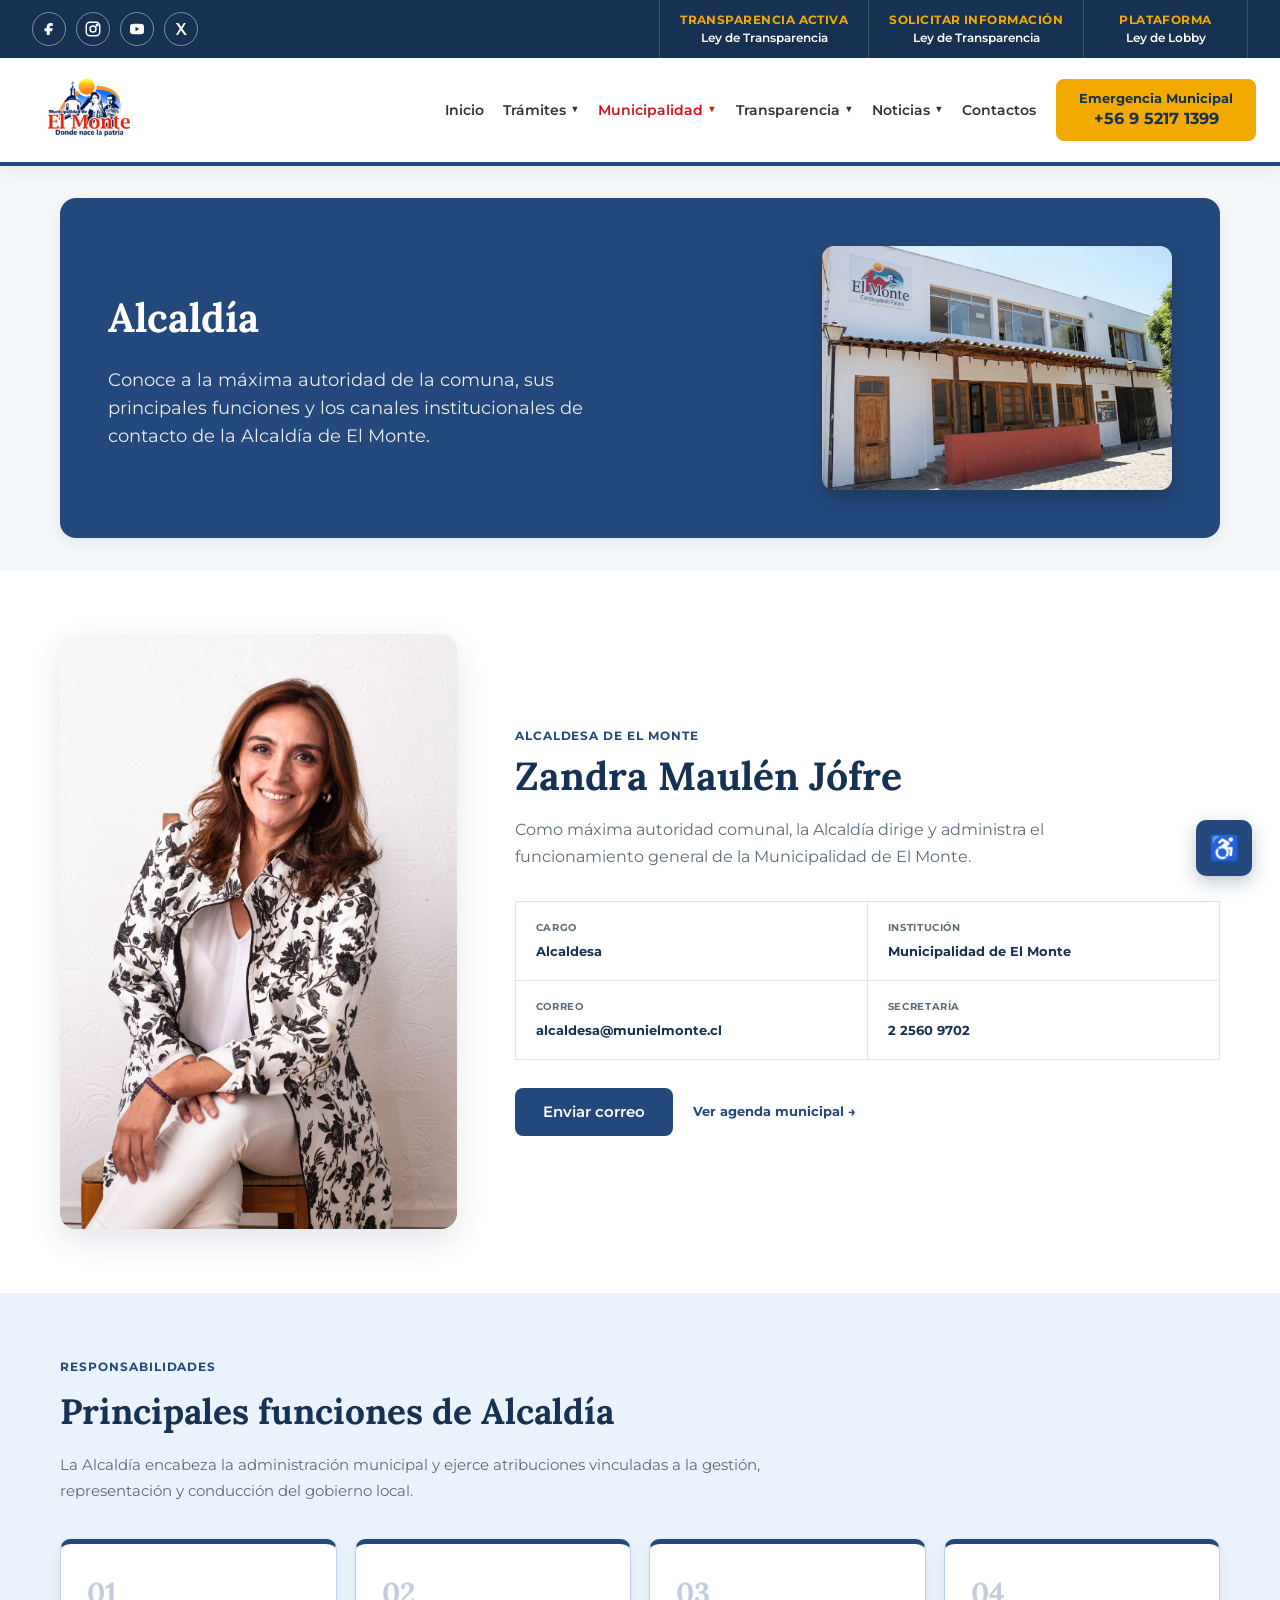
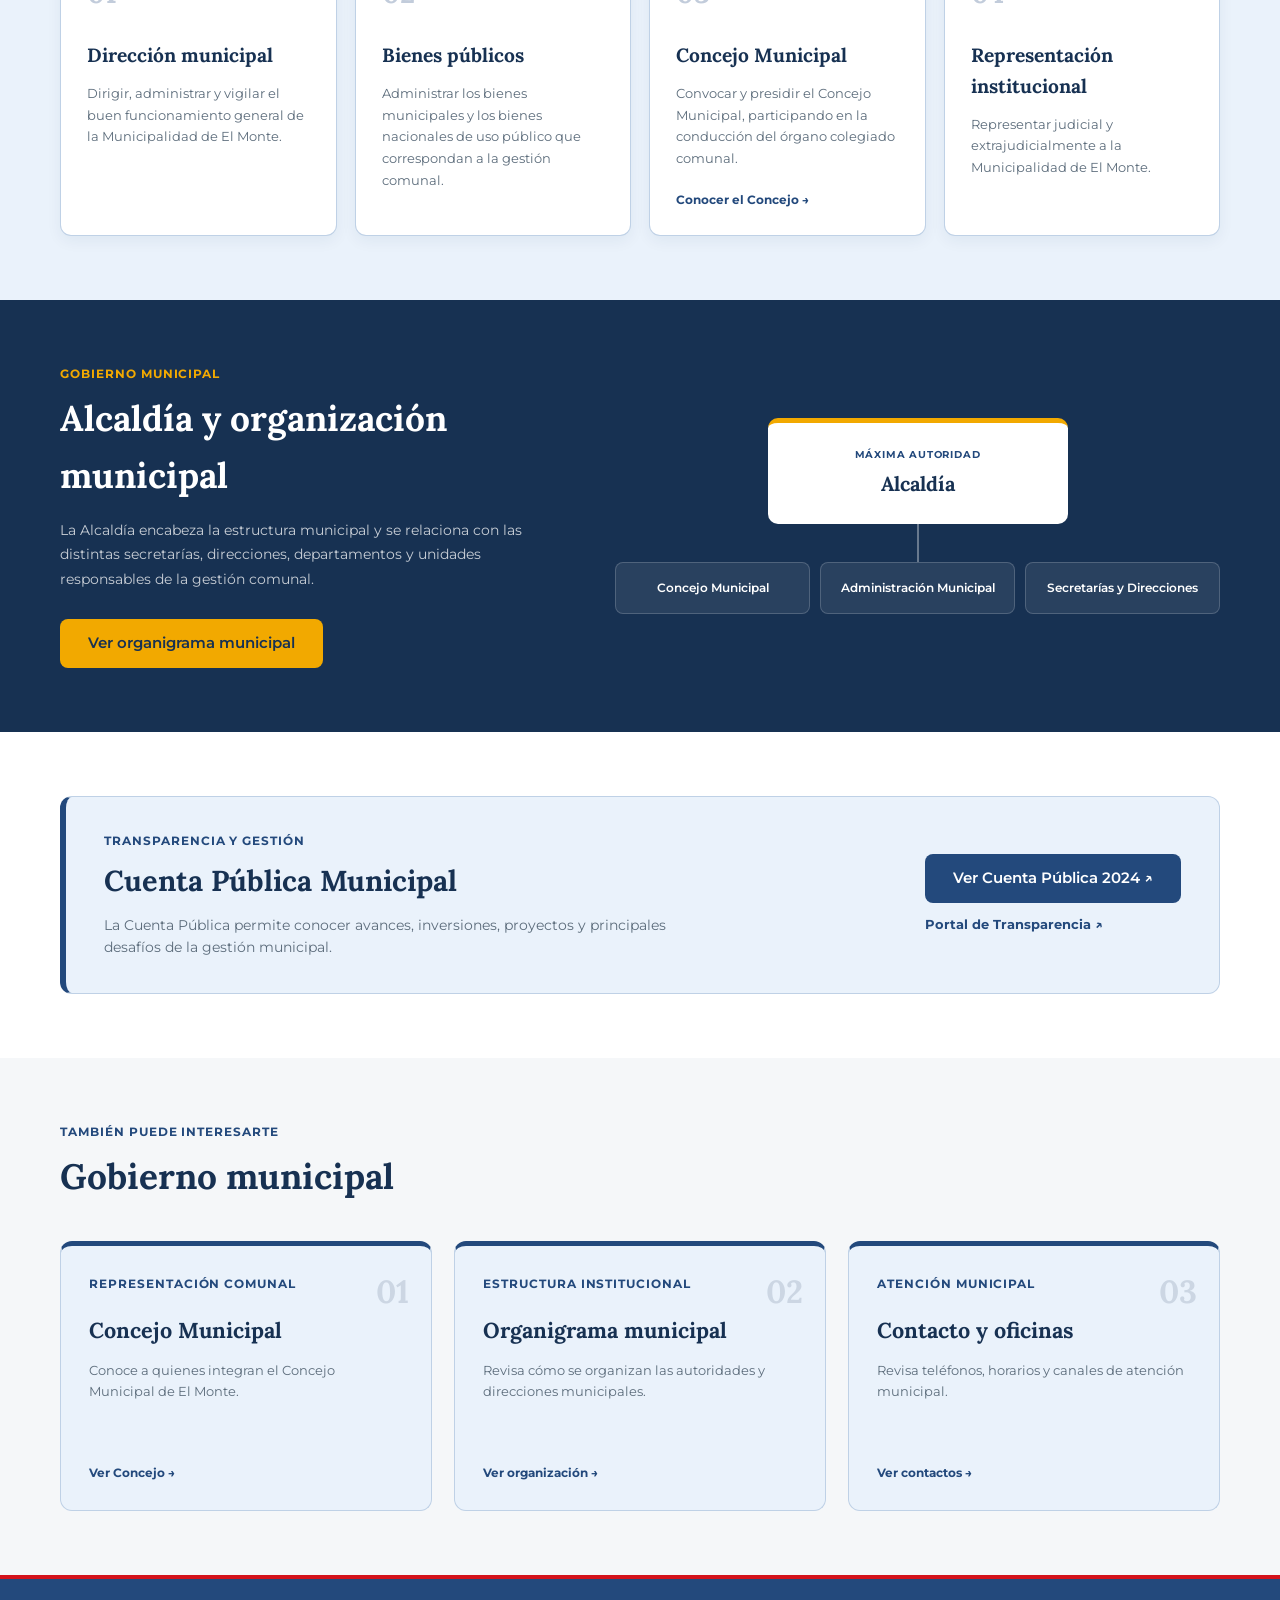
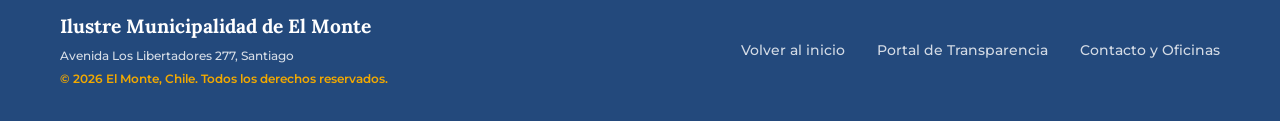
<file: alcaldia.html>
<!DOCTYPE html>
<html lang="es">

<head>

    <meta charset="UTF-8">

    <meta
        name="viewport"
        content="width=device-width, initial-scale=1.0">

    <title>
        Alcaldía | Municipalidad de El Monte
    </title>


    <!-- Google Fonts -->
    <link
        rel="preconnect"
        href="https://fonts.googleapis.com">

    <link
        rel="preconnect"
        href="https://fonts.gstatic.com"
        crossorigin>

    <link
        href="https://fonts.googleapis.com/css2?family=Lora:ital,wght@0,400;0,600;0,700;1,400&family=Montserrat:wght@400;500;600;700&display=swap"
        rel="stylesheet">


    <!-- Hoja de estilos compartida -->
    <link
        rel="stylesheet"
        href="style.css">

</head>

<body class="alcaldia-page">

    <!-- =========================================
         ACCESIBILIDAD
    ========================================== -->

    <aside
        class="accessibility-widget"
        aria-label="Herramientas de accesibilidad">

        <button
            type="button"
            class="accessibility-toggle"
            id="accessibility-toggle"
            aria-label="Abrir herramientas de accesibilidad"
            aria-expanded="false"
            aria-controls="accessibility-panel">

            <span aria-hidden="true">♿</span>

        </button>


        <div
            class="accessibility-panel"
            id="accessibility-panel"
            hidden>

            <div class="accessibility-panel-header">

                <span>
                    Accesibilidad
                </span>

                <button
                    type="button"
                    class="accessibility-close"
                    id="accessibility-close"
                    aria-label="Cerrar herramientas de accesibilidad">

                    ×

                </button>

            </div>


            <div class="accessibility-controls">

                <div class="accessibility-control-group">

                    <span class="accessibility-control-label">
                        Tamaño del texto
                    </span>

                    <div class="accessibility-text-buttons">

                        <button
                            type="button"
                            class="accessibility-action"
                            id="font-decrease"
                            aria-label="Disminuir tamaño del texto">

                            A−

                        </button>

                        <button
                            type="button"
                            class="accessibility-action"
                            id="font-reset"
                            aria-label="Restablecer tamaño del texto">

                            A

                        </button>

                        <button
                            type="button"
                            class="accessibility-action"
                            id="font-increase"
                            aria-label="Aumentar tamaño del texto">

                            A+

                        </button>

                    </div>

                </div>


                <button
                    type="button"
                    class="accessibility-option"
                    id="contrast-toggle"
                    aria-pressed="false">

                    <span aria-hidden="true">◐</span>
                    Alto contraste

                </button>


                <button
                    type="button"
                    class="accessibility-option"
                    id="links-toggle"
                    aria-pressed="false">

                    <span aria-hidden="true">Aa</span>
                    Subrayar enlaces

                </button>


                <button
                    type="button"
                    class="accessibility-reset"
                    id="accessibility-reset">

                    Restablecer ajustes

                </button>

            </div>

        </div>

    </aside>

    <!-- =========================================
         BARRA SUPERIOR
    ========================================== -->

    <div class="utility-bar">
        <div class="utility-bar-inner">

            <div
                class="social-links"
                aria-label="Redes sociales municipales">

                <a
                    href="#"
                    aria-label="Facebook de la Municipalidad">

                    <svg
                        viewBox="0 0 24 24"
                        aria-hidden="true">

                        <path d="M14 8h3V4h-3c-3 0-5 2-5 5v2H6v4h3v5h4v-5h3l1-4h-4V9c0-.7.3-1 1-1z"/>
                    </svg>
                </a>

                <a
                    href="#"
                    aria-label="Instagram de la Municipalidad">

                    <svg
                        viewBox="0 0 24 24"
                        aria-hidden="true">

                        <rect
                            x="3"
                            y="3"
                            width="18"
                            height="18"
                            rx="5"/>

                        <circle
                            cx="12"
                            cy="12"
                            r="4"/>

                        <circle
                            cx="17.5"
                            cy="6.5"
                            r="1"/>
                    </svg>
                </a>

                <a
                    href="#"
                    aria-label="YouTube de la Municipalidad">

                    <svg
                        viewBox="0 0 24 24"
                        aria-hidden="true">

                        <path d="M21 7.5a3 3 0 0 0-2.1-2.1C17.1 5 12 5 12 5s-5.1 0-6.9.4A3 3 0 0 0 3 7.5C2.6 9.3 2.6 12 2.6 12s0 2.7.4 4.5a3 3 0 0 0 2.1 2.1c1.8.4 6.9.4 6.9.4s5.1 0 6.9-.4a3 3 0 0 0 2.1-2.1c.4-1.8.4-4.5.4-4.5s0-2.7-.4-4.5z"/>

                        <path
                            class="social-play"
                            d="M10 9l5 3-5 3z"/>
                    </svg>
                </a>


                <a
                    href="#"
                    aria-label="X de la Municipalidad">

                    <svg
                        viewBox="0 0 24 24"
                        aria-hidden="true">

                        <path d="M5 4l5.5 7.3L5.3 20H8l3.8-6.2L16.5 20H20l-6.2-8.2L18.5 4h-2.7l-3.3 5.3L8.5 4z"/>
                    </svg>
                </a>
            </div>

            <nav
                class="utility-links"
                aria-label="Accesos de transparencia">

                <a
                    href="https://www.portaltransparencia.cl/PortalPdT/directorio-de-organismos-regulados/?org=MU084"
                    target="_blank"
                    rel="noopener noreferrer">

                    <span>
                        Transparencia Activa
                    </span>

                    <small>
                        Ley de Transparencia
                    </small>
                </a>


                <a
                    href="https://www.portaltransparencia.cl/PortalPdT/web/guest/directorio-de-organismos-regulados?p_p_id=pdtorganismos_WAR_pdtorganismosportlet&orgcode=f3c0e3bf2ba13ee6ce7f537f50f5d09c"
                    target="_blank"
                    rel="noopener noreferrer">

                    <span>
                        Solicitar Información
                    </span>

                    <small>
                        Ley de Transparencia
                    </small>
                </a>


                <a href="#">
                    <span>
                        Plataforma
                    </span>

                    <small>
                        Ley de Lobby
                    </small>
                </a>
            </nav>

        </div>
    </div>

    <!-- =========================================
         HEADER
    ========================================== -->

    <header class="site-header">
        <div class="header-container">

            <div class="logo">
                <a href="index.html">

                    <img
                        src="logos/munielmonte.png"
                        alt="Logo Municipalidad El Monte"
                        class="main-logo">

                </a>
            </div>

            <div class="header-right">

                <nav
                    class="main-nav"
                    aria-label="Navegación principal">

                    <ul>

                        <!-- Inicio -->
                        <li>

                            <a href="index.html">
                                Inicio
                            </a>

                        </li>


                        <!-- Trámites -->
                        <li class="nav-item-has-submenu">

                            <a href="tramites.html">

                                Trámites

                                <span
                                    class="nav-arrow"
                                    aria-hidden="true">

                                    ▼

                                </span>

                            </a>


                            <ul class="submenu">

                                <li>
                                    <a href="tramites.html">
                                        Todos los trámites
                                    </a>
                                </li>

                                <li>
                                    <a href="portal-pagos.html">
                                        Portal de pagos
                                    </a>
                                </li>

                                <li>
                                    <a href="documentos-permisos.html">
                                        Documentos, certificados y permisos
                                    </a>
                                </li>

                                <li>
                                    <a href="concursos-publicos.html">
                                        Concursos públicos
                                    </a>
                                </li>

                            </ul>

                        </li>


                        <!-- Municipalidad -->
                        <li class="nav-item-has-submenu">

                            <a
                                href="municipalidad.html"
                                class="active">

                                Municipalidad

                                <span
                                    class="nav-arrow"
                                    aria-hidden="true">

                                    ▼

                                </span>

                            </a>


                            <ul class="submenu">

                                <li>
                                    <a href="municipalidad.html">
                                        Nuestra Municipalidad
                                    </a>
                                </li>

                                <li>
                                    <a href="alcaldia.html">
                                        Alcaldía
                                    </a>
                                </li>

                                <li>
                                    <a href="concejo-municipal.html">
                                        Concejo Municipal
                                    </a>
                                </li>

                                <li>
                                    <a href="municipalidad.html#direcciones">
                                        Direcciones municipales
                                    </a>
                                </li>

                            </ul>

                        </li>


                        <!-- Transparencia -->
                        <li class="nav-item-has-submenu">

                            <a
                                href="https://www.portaltransparencia.cl/PortalPdT/directorio-de-organismos-regulados/?org=MU084"
                                target="_blank"
                                rel="noopener noreferrer">

                                Transparencia

                                <span
                                    class="nav-arrow"
                                    aria-hidden="true">

                                    ▼

                                </span>

                            </a>


                            <ul class="submenu">

                                <li>

                                    <a
                                        href="https://www.portaltransparencia.cl/PortalPdT/directorio-de-organismos-regulados/?org=MU084"
                                        target="_blank"
                                        rel="noopener noreferrer">

                                        Transparencia Activa

                                    </a>

                                </li>


                                <li>

                                    <a
                                        href="https://www.portaltransparencia.cl/PortalPdT/web/guest/directorio-de-organismos-regulados?p_p_id=pdtorganismos_WAR_pdtorganismosportlet&orgcode=f3c0e3bf2ba13ee6ce7f537f50f5d09c"
                                        target="_blank"
                                        rel="noopener noreferrer">

                                        Solicitar información

                                    </a>

                                </li>


                                <li>

                                    <a href="#">
                                        Ley de Lobby
                                    </a>

                                </li>

                            </ul>

                        </li>


                        <!-- Noticias -->
                        <li class="nav-item-has-submenu">

                            <a href="noticias.html">

                                Noticias

                                <span
                                    class="nav-arrow"
                                    aria-hidden="true">

                                    ▼

                                </span>

                            </a>


                            <ul class="submenu">

                                <li>
                                    <a href="noticias.html#panel-todas">
                                        Todas las noticias
                                    </a>
                                </li>

                                <li>
                                    <a href="agenda comunal.html">
                                        Agenda comunal
                                    </a>
                                </li>

                                <li>
                                    <a href="comunicados.html">
                                        Comunicados
                                    </a>
                                </li>

                            </ul>

                        </li>


                        <!-- Contactos -->
                        <li>

                            <a href="contactos.html">
                                Contactos
                            </a>

                        </li>

                    </ul>

                </nav>


                <a
                    href="tel:+56952171399"
                    class="emergency-btn">

                    <span>
                        Emergencia Municipal
                    </span>

                    <strong>
                        +56 9 5217 1399
                    </strong>

                </a>

            </div>

        </div>

    </header>

    <!-- =========================================
         CONTENIDO
    ========================================== -->

    <main>

        <!-- =========================================
            HERO ALCALDÍA
        ========================================== -->

        <section class="page-hero">

            <div class="container">

                <div class="page-hero-content">

                    <div class="page-hero-text">

                        <h1>
                            Alcaldía
                        </h1>

                        <p>
                            Conoce a la máxima autoridad de la comuna,
                            sus principales funciones y los canales
                            institucionales de contacto de la Alcaldía
                            de El Monte.
                        </p>

                    </div>


                    <div class="page-hero-image">

                        <img
                            src="assets/MunicipalidadElMonte.FF-PB.DdeC26.jpeg"
                            alt="Edificio de la Municipalidad de El Monte">

                    </div>

                </div>

            </div>

        </section>

        <!-- =========================================
            PERFIL DE LA ALCALDESA
        ========================================== -->

        <section
            class="alcaldia-profile"
            id="alcaldesa">

            <div class="container">


                <div class="alcaldia-profile-grid">


                    <!-- Fotografía -->
                    <div class="alcaldia-profile-image">

                        <img
                            src="assets/Autoridades/Alcaldesa-Zandra-Maulen-Jofre.jpg"
                            alt="Zandra Maulén Jófre, alcaldesa de El Monte">

                    </div>


                    <!-- Información -->
                    <div class="alcaldia-profile-content">

                        <span class="section-kicker">
                            ALCALDESA DE EL MONTE
                        </span>

                        <h2>
                            Zandra Maulén Jófre
                        </h2>

                        <p class="alcaldia-profile-intro">
                            Como máxima autoridad comunal,
                            la Alcaldía dirige y administra
                            el funcionamiento general de la Municipalidad
                            de El Monte.
                        </p>


                        <div class="alcaldia-profile-meta">


                            <div class="alcaldia-meta-item">

                                <span>
                                    Cargo
                                </span>

                                <strong>
                                    Alcaldesa
                                </strong>

                            </div>


                            <div class="alcaldia-meta-item">

                                <span>
                                    Institución
                                </span>

                                <strong>
                                    Municipalidad de El Monte
                                </strong>

                            </div>


                            <div class="alcaldia-meta-item">

                                <span>
                                    Correo
                                </span>

                                <a href="mailto:alcaldesa@munielmonte.cl">
                                    alcaldesa@munielmonte.cl
                                </a>

                            </div>


                            <div class="alcaldia-meta-item">

                                <span>
                                    Secretaría
                                </span>

                                <a href="tel:+56225609702">
                                    2 2560 9702
                                </a>

                            </div>


                        </div>


                        <div class="alcaldia-profile-actions">

                            <a
                                href="mailto:alcaldesa@munielmonte.cl"
                                class="btn btn-primary">

                                Enviar correo

                            </a>

                            <a
                                href="contactos.html#panel-telefonos"
                                class="alcaldia-inline-link">

                                Ver agenda municipal →

                            </a>

                        </div>

                    </div>


                </div>

            </div>

        </section>

        <!-- =========================================
            FUNCIONES
        ========================================== -->

        <section
            class="alcaldia-functions"
            id="funciones">

            <div class="container">


                <div class="alcaldia-section-heading">

                    <span class="section-kicker">
                        RESPONSABILIDADES
                    </span>

                    <h2>
                        Principales funciones de Alcaldía
                    </h2>

                    <p>
                        La Alcaldía encabeza la administración municipal
                        y ejerce atribuciones vinculadas a la gestión,
                        representación y conducción del gobierno local.
                    </p>

                </div>


                <div class="alcaldia-functions-grid">


                    <!-- 01 -->
                    <article class="alcaldia-function-card">

                        <span class="alcaldia-function-number">
                            01
                        </span>

                        <h3>
                            Dirección municipal
                        </h3>

                        <p>
                            Dirigir, administrar y vigilar
                            el buen funcionamiento general
                            de la Municipalidad de El Monte.
                        </p>

                    </article>


                    <!-- 02 -->
                    <article class="alcaldia-function-card">

                        <span class="alcaldia-function-number">
                            02
                        </span>

                        <h3>
                            Bienes públicos
                        </h3>

                        <p>
                            Administrar los bienes municipales
                            y los bienes nacionales de uso público
                            que correspondan a la gestión comunal.
                        </p>

                    </article>


                    <!-- 03 -->
                    <article class="alcaldia-function-card">

                        <span class="alcaldia-function-number">
                            03
                        </span>

                        <h3>
                            Concejo Municipal
                        </h3>

                        <p>
                            Convocar y presidir el Concejo Municipal,
                            participando en la conducción
                            del órgano colegiado comunal.
                        </p>

                        <a
                            href="concejo-municipal.html"
                            class="alcaldia-card-link">

                            Conocer el Concejo →

                        </a>

                    </article>


                    <!-- 04 -->
                    <article class="alcaldia-function-card">

                        <span class="alcaldia-function-number">
                            04
                        </span>

                        <h3>
                            Representación institucional
                        </h3>

                        <p>
                            Representar judicial
                            y extrajudicialmente
                            a la Municipalidad de El Monte.
                        </p>

                    </article>


                </div>

            </div>

        </section>

        <!-- =========================================
            RELACIÓN CON LA ORGANIZACIÓN MUNICIPAL
        ========================================== -->

        <section class="alcaldia-organization">

            <div class="container">


                <div class="alcaldia-organization-layout">


                    <div class="alcaldia-organization-copy">

                        <span class="section-kicker-accent">
                            GOBIERNO MUNICIPAL
                        </span>

                        <h2>
                            Alcaldía y organización municipal
                        </h2>

                        <p>
                            La Alcaldía encabeza la estructura municipal
                            y se relaciona con las distintas secretarías,
                            direcciones, departamentos y unidades
                            responsables de la gestión comunal.
                        </p>

                        <a
                            href="municipalidad.html#organizacion"
                            class="btn btn-accent">

                            Ver organigrama municipal

                        </a>

                    </div>


                    <div class="alcaldia-organization-diagram">

                        <div class="alcaldia-org-main">

                            <span>
                                MÁXIMA AUTORIDAD
                            </span>

                            <strong>
                                Alcaldía
                            </strong>

                        </div>


                        <div
                            class="alcaldia-org-line"
                            aria-hidden="true">
                        </div>


                        <div class="alcaldia-org-secondary">

                            <span>
                                Concejo Municipal
                            </span>

                            <span>
                                Administración Municipal
                            </span>

                            <span>
                                Secretarías y Direcciones
                            </span>

                        </div>

                    </div>


                </div>

            </div>

        </section>

        <!-- =========================================
            GESTIÓN Y RENDICIÓN DE CUENTAS
        ========================================== -->

        <section class="alcaldia-accountability">

            <div class="container">


                <div class="alcaldia-accountability-card">


                    <div>

                        <span class="section-kicker">
                            TRANSPARENCIA Y GESTIÓN
                        </span>

                        <h2>
                            Cuenta Pública Municipal
                        </h2>

                        <p>
                            La Cuenta Pública permite conocer
                            avances, inversiones, proyectos
                            y principales desafíos de la gestión municipal.
                        </p>

                    </div>


                    <div class="alcaldia-accountability-actions">

                        <a
                            href="https://www.munielmonte.cl/files/CUENTA%20PUBLICA%202024.pdf"
                            target="_blank"
                            rel="noopener noreferrer"
                            class="btn btn-primary">

                            Ver Cuenta Pública 2024 ↗

                        </a>

                        <a
                            href="https://www.portaltransparencia.cl/PortalPdT/directorio-de-organismos-regulados/?org=MU084"
                            target="_blank"
                            rel="noopener noreferrer"
                            class="alcaldia-inline-link">

                            Portal de Transparencia ↗

                        </a>

                    </div>


                </div>

            </div>

        </section>

        <!-- =========================================
            ACCESOS RELACIONADOS
        ========================================== -->

        <section class="alcaldia-related">

            <div class="container">


                <div class="alcaldia-section-heading">

                    <span class="section-kicker">
                        TAMBIÉN PUEDE INTERESARTE
                    </span>

                    <h2>
                        Gobierno municipal
                    </h2>

                </div>


                <div class="alcaldia-related-grid">


                    <a
                        href="concejo-municipal.html"
                        class="alcaldia-related-card">

                        <span class="alcaldia-related-number">
                            01
                        </span>

                        <span class="card-kicker">
                            REPRESENTACIÓN COMUNAL
                        </span>

                        <h3>
                            Concejo Municipal
                        </h3>

                        <p>
                            Conoce a quienes integran
                            el Concejo Municipal de El Monte.
                        </p>

                        <strong>
                            Ver Concejo →
                        </strong>

                    </a>


                    <a
                        href="municipalidad.html#organizacion"
                        class="alcaldia-related-card">

                        <span class="alcaldia-related-number">
                            02
                        </span>

                        <span class="card-kicker">
                            ESTRUCTURA INSTITUCIONAL
                        </span>

                        <h3>
                            Organigrama municipal
                        </h3>

                        <p>
                            Revisa cómo se organizan
                            las autoridades y direcciones municipales.
                        </p>

                        <strong>
                            Ver organización →
                        </strong>

                    </a>


                    <a
                        href="contactos.html#panel-contacto"
                        class="alcaldia-related-card">

                        <span class="alcaldia-related-number">
                            03
                        </span>

                        <span class="card-kicker">
                            ATENCIÓN MUNICIPAL
                        </span>

                        <h3>
                            Contacto y oficinas
                        </h3>

                        <p>
                            Revisa teléfonos, horarios
                            y canales de atención municipal.
                        </p>

                        <strong>
                            Ver contactos →
                        </strong>

                    </a>


                </div>

            </div>

        </section>

    </main>

    <!-- =========================================
         FOOTER
    ========================================== -->

    <footer class="site-footer">

        <div class="container footer-container">


            <div class="footer-brand">

                <h5>
                    Ilustre Municipalidad de El Monte
                </h5>

                <p class="footer-address">
                    Avenida Los Libertadores 277, Santiago
                </p>

                <p class="footer-copy">
                    © 2026 El Monte, Chile.
                    Todos los derechos reservados.
                </p>

            </div>


            <nav
                class="footer-nav"
                aria-label="Navegación del pie de página">

                <ul>

                    <li>
                        <a href="index.html">
                            Volver al inicio
                        </a>
                    </li>

                    <li>

                        <a
                            href="https://www.portaltransparencia.cl/PortalPdT/directorio-de-organismos-regulados/?org=MU084"
                            target="_blank"
                            rel="noopener noreferrer">

                            Portal de Transparencia

                        </a>

                    </li>

                    <li>
                        <a href="contactos.html">
                            Contacto y Oficinas
                        </a>
                    </li>

                </ul>

            </nav>


        </div>

    </footer>

    <!-- JavaScript compartido -->
    <script src="script.js"></script>

</body>
</html>
</file>
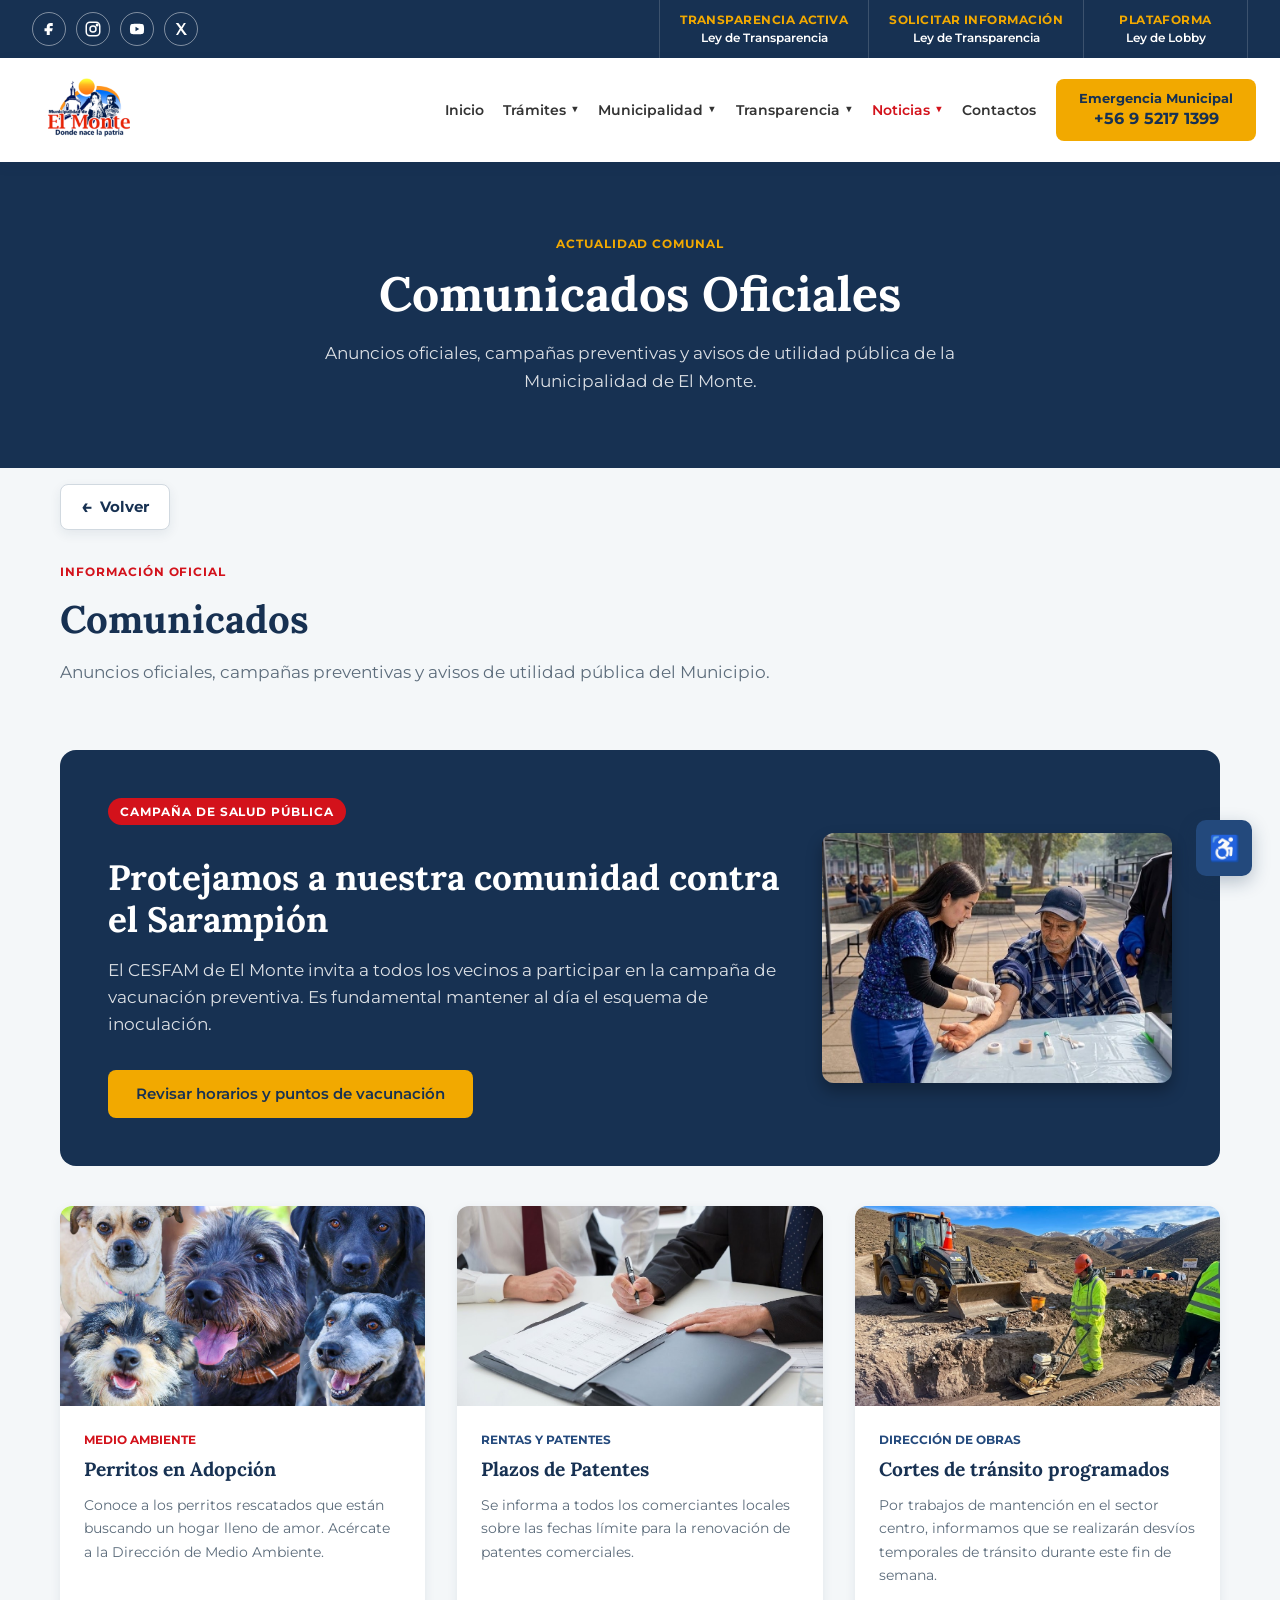
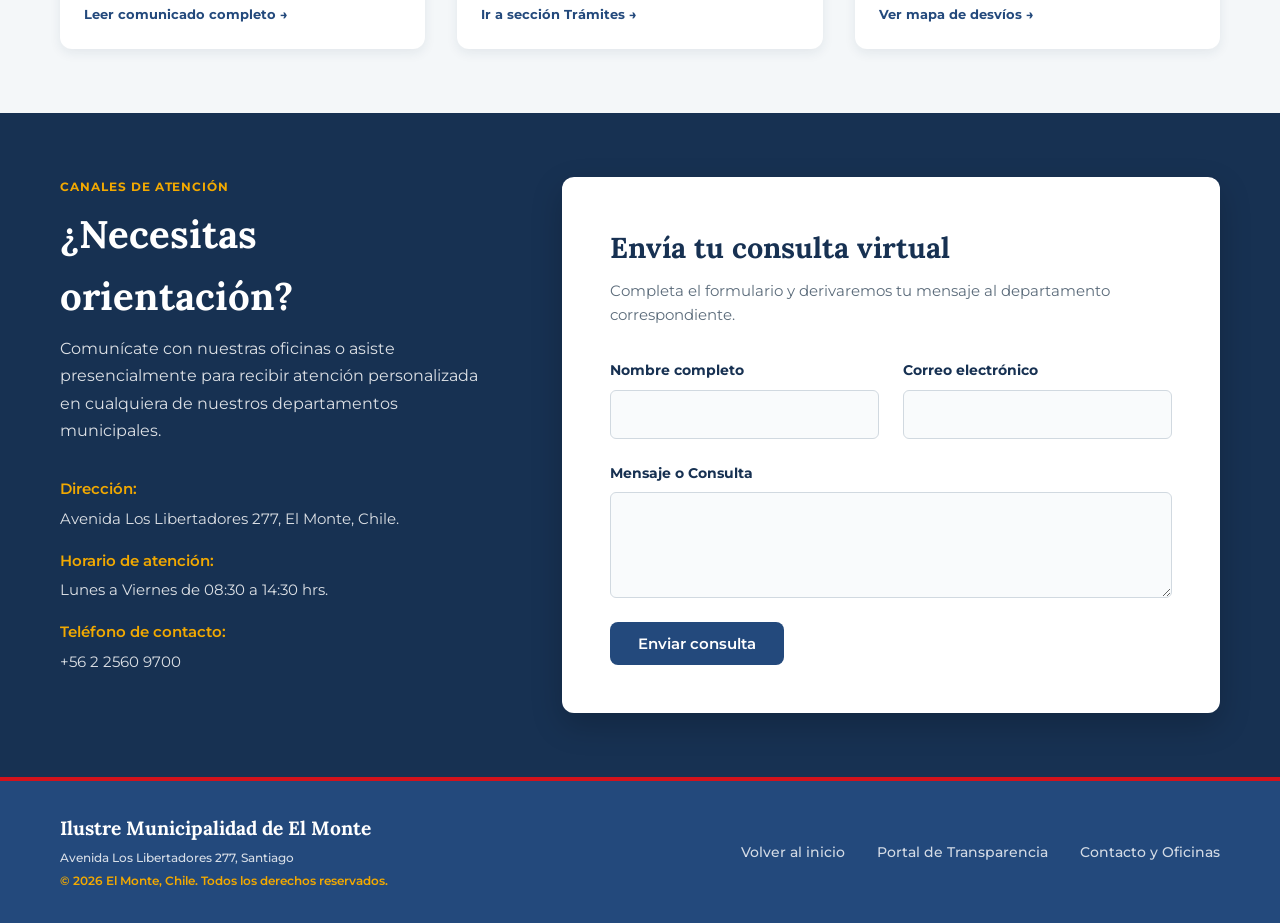
<file: comunicados.html>
<!DOCTYPE html>
<html lang="es">
<head>
    <meta charset="UTF-8">
    <meta name="viewport" content="width=device-width, initial-scale=1.0">
    <title>Comunicados - Municipalidad El Monte</title>
    <!-- Fuentes de Google Fonts -->
    <link rel="preconnect" href="https://fonts.googleapis.com">
    <link rel="preconnect" href="https://fonts.gstatic.com" crossorigin>
    <link href="https://fonts.googleapis.com/css2?family=Lora:ital,wght@0,400;0,600;0,700;1,400&family=Montserrat:wght@400;500;600;700&display=swap" rel="stylesheet">
    <!-- Hoja de estilos única (la misma del index) -->
    <link rel="stylesheet" href="style.css">
</head>

<body>
    <!-- Barra flotante de accesibilidad -->
    <aside class="accessibility-widget" aria-label="Herramientas de accesibilidad">

        <!-- Botón principal -->
        <button
            type="button"
            class="accessibility-toggle"
            id="accessibility-toggle"
            aria-label="Abrir herramientas de accesibilidad"
            aria-expanded="false"
            aria-controls="accessibility-panel">
            <span aria-hidden="true">♿</span>
        </button>

        <!-- Panel de herramientas -->
        <div
            class="accessibility-panel"
            id="accessibility-panel"
            hidden>

            <div class="accessibility-panel-header">
                <span>Accesibilidad</span>

                <button
                    type="button"
                    class="accessibility-close"
                    id="accessibility-close"
                    aria-label="Cerrar herramientas de accesibilidad">
                    ×
                </button>
            </div>

            <div class="accessibility-controls">

                <!-- Tamaño de texto -->
                <div class="accessibility-control-group">

                    <span class="accessibility-control-label">
                        Tamaño del texto
                    </span>

                    <div class="accessibility-text-buttons">

                        <button
                            type="button"
                            class="accessibility-action"
                            id="font-decrease"
                            aria-label="Disminuir tamaño del texto">
                            A−
                        </button>

                        <button
                            type="button"
                            class="accessibility-action"
                            id="font-reset"
                            aria-label="Restablecer tamaño del texto">
                            A
                        </button>

                        <button
                            type="button"
                            class="accessibility-action"
                            id="font-increase"
                            aria-label="Aumentar tamaño del texto">
                            A+
                        </button>

                    </div>

                </div>

                <!-- Alto contraste -->
                <button
                    type="button"
                    class="accessibility-option"
                    id="contrast-toggle"
                    aria-pressed="false">

                    <span aria-hidden="true">◐</span>
                    Alto contraste
                </button>

                <!-- Subrayar enlaces -->
                <button
                    type="button"
                    class="accessibility-option"
                    id="links-toggle"
                    aria-pressed="false">

                    <span aria-hidden="true">Aa</span>
                    Subrayar enlaces
                </button>

                <!-- Restablecer -->
                <button
                    type="button"
                    class="accessibility-reset"
                    id="accessibility-reset">
                    Restablecer ajustes
                </button>

            </div>
        </div>

    </aside>

    <!-- =========================================
        BARRA SUPERIOR DE SERVICIOS
    ========================================= -->

    <div class="utility-bar">

        <div class="utility-bar-inner">

            <!-- Redes sociales -->
            <div class="social-links" aria-label="Redes sociales municipales">

                <!-- Facebook -->
                <a href="#" aria-label="Facebook de la Municipalidad">
                    <svg viewBox="0 0 24 24" aria-hidden="true">
                        <path d="M14 8h3V4h-3c-3 0-5 2-5 5v2H6v4h3v5h4v-5h3l1-4h-4V9c0-.7.3-1 1-1z"/>
                    </svg>
                </a>

                <!-- Instagram -->
                <a href="#" aria-label="Instagram de la Municipalidad">
                    <svg viewBox="0 0 24 24" aria-hidden="true">
                        <rect x="3" y="3" width="18" height="18" rx="5"/>
                        <circle cx="12" cy="12" r="4"/>
                        <circle cx="17.5" cy="6.5" r="1"/>
                    </svg>
                </a>

                <!-- YouTube -->
                <a href="#" aria-label="YouTube de la Municipalidad">
                    <svg viewBox="0 0 24 24" aria-hidden="true">
                        <path d="M21 7.5a3 3 0 0 0-2.1-2.1C17.1 5 12 5 12 5s-5.1 0-6.9.4A3 3 0 0 0 3 7.5C2.6 9.3 2.6 12 2.6 12s0 2.7.4 4.5a3 3 0 0 0 2.1 2.1c1.8.4 6.9.4 6.9.4s5.1 0 6.9-.4a3 3 0 0 0 2.1-2.1c.4-1.8.4-4.5.4-4.5s0-2.7-.4-4.5z"/>
                        <path class="social-play" d="M10 9l5 3-5 3z"/>
                    </svg>
                </a>

                <!-- X / Twitter -->
                <a href="#" aria-label="X de la Municipalidad">
                    <svg viewBox="0 0 24 24" aria-hidden="true">
                        <path d="M5 4l5.5 7.3L5.3 20H8l3.8-6.2L16.5 20H20l-6.2-8.2L18.5 4h-2.7l-3.3 5.3L8.5 4z"/>
                    </svg>
                </a>

            </div>

            <!-- Accesos de transparencia -->
            <nav class="utility-links" aria-label="Accesos de transparencia">

                <a
                    href="https://www.portaltransparencia.cl/PortalPdT/directorio-de-organismos-regulados/?org=MU084"
                    target="_blank"
                    rel="noopener noreferrer">
                    <span>Transparencia Activa</span>
                    <small>Ley de Transparencia</small>
                </a>

                <a
                    href="https://www.portaltransparencia.cl/PortalPdT/web/guest/directorio-de-organismos-regulados?p_p_id=pdtorganismos_WAR_pdtorganismosportlet&orgcode=f3c0e3bf2ba13ee6ce7f537f50f5d09c"
                    target="_blank"
                    rel="noopener noreferrer">
                    <span>Solicitar Información</span>
                    <small>Ley de Transparencia</small>
                </a>

                <a href="#">
                    <span>Plataforma</span>
                    <small>Ley de Lobby</small>
                </a>

            </nav>

        </div>

    </div>

    <!-- =========================================
        ENCABEZADO Y NAVEGACIÓN PRINCIPAL
    ========================================= -->
    
    <header class="site-header">

        <div class="header-container">

            <!-- Logo -->
            <div class="logo">
                <a href="index.html">
                    <img
                        src="logos/munielmonte.png"
                        alt="Logo Municipalidad El Monte - Donde nace la patria"
                        class="main-logo">
                </a>
            </div>

            <div class="header-right">
                <nav class="main-nav" aria-label="Navegación principal">

                    <ul>

                        <!-- Inicio -->
                        <li>
                            <a href="index.html">
                                Inicio
                            </a>
                        </li>


                        <!-- Trámites -->
                        <li class="nav-item-has-submenu">

                            <a href="tramites.html">
                                Trámites
                                <span class="nav-arrow" aria-hidden="true">▼</span>
                            </a>

                            <ul class="submenu">

                                <li>
                                    <a href="tramites.html">
                                        Todos los trámites
                                    </a>
                                </li>

                                <li>
                                    <a href="portal-pagos.html">
                                        Portal de pagos
                                    </a>
                                </li>

                                <li>
                                    <a href="documentos-permisos.html">
                                        Documentos, certificados y permisos
                                    </a>
                                </li>

                                <li>
                                    <a href="concursos-publicos.html">
                                        Concursos públicos
                                    </a>
                                </li>

                            </ul>

                        </li>


                        <!-- Municipalidad -->
                        <li class="nav-item-has-submenu">

                            <a href="municipalidad.html">
                                Municipalidad
                                <span class="nav-arrow" aria-hidden="true">▼</span>
                            </a>

                            <ul class="submenu">

                                <li>
                                    <a href="municipalidad.html">
                                        Nuestra Municipalidad
                                    </a>
                                </li>

                                <li>
                                    <a href="alcaldia.html">
                                        Alcaldía
                                    </a>
                                </li>

                                <li>
                                    <a href="concejo-municipal.html">
                                        Concejo Municipal
                                    </a>
                                </li>

                                <li>
                                    <a href="municipalidad.html#direcciones">
                                        Direcciones municipales
                                    </a>
                                </li>

                            </ul>

                        </li>


                        <!-- Transparencia -->
                        <li class="nav-item-has-submenu">

                            <a
                                href="https://www.portaltransparencia.cl/PortalPdT/directorio-de-organismos-regulados/?org=MU084"
                                target="_blank"
                                rel="noopener noreferrer">

                                Transparencia
                                <span class="nav-arrow" aria-hidden="true">▼</span>

                            </a>

                            <ul class="submenu">

                                <li>
                                    <a
                                        href="https://www.portaltransparencia.cl/PortalPdT/directorio-de-organismos-regulados/?org=MU084"
                                        target="_blank"
                                        rel="noopener noreferrer">

                                        Transparencia Activa

                                    </a>
                                </li>

                                <li>
                                    <a
                                        href="https://www.portaltransparencia.cl/PortalPdT/web/guest/directorio-de-organismos-regulados?p_p_id=pdtorganismos_WAR_pdtorganismosportlet&orgcode=f3c0e3bf2ba13ee6ce7f537f50f5d09c"
                                        target="_blank"
                                        rel="noopener noreferrer">

                                        Solicitar información

                                    </a>
                                </li>

                                <li>
                                    <a href="#">
                                        Ley de Lobby
                                    </a>
                                </li>

                            </ul>

                        </li>


                        <!-- Noticias -->
                        <li class="nav-item-has-submenu">

                            <a
                                href="noticias.html"
                                class="active nav-noticias-link">

                                Noticias
                                <span class="nav-arrow" aria-hidden="true">▼</span>

                            </a>

                            <ul class="submenu">

                                <li>
                                    <a
                                        href="noticias.html#panel-todas"
                                        class="nav-noticias-link">

                                        Todas las noticias

                                    </a>
                                </li>

                                <li>
                                    <a
                                        href="agenda comunal.html"
                                        class="nav-noticias-link">

                                        Agenda comunal

                                    </a>
                                </li>

                                <li>
                                    <a
                                        href="comunicados.html"
                                        class="active nav-noticias-link">

                                        Comunicados

                                    </a>
                                </li>

                            </ul>

                        </li>


                        <!-- Contactos -->
                        <li>
                            <a href="contactos.html">
                                Contactos
                            </a>
                        </li>

                    </ul>

                </nav>

                <!-- Emergencia -->
                <a
                    href="tel:+56952171399"
                    class="emergency-btn">

                    <span>Emergencia Municipal</span>
                    <strong>+56 9 5217 1399</strong>

                </a>

            </div>

        </div>

    </header>

    <main class="page-noticias">

        <!-- =========================================
            HERO PRINCIPAL
        ========================================== -->

        <section class="main-page-hero">

            <div class="container main-page-hero-content">

                <span class="section-kicker-accent">
                    ACTUALIDAD COMUNAL
                </span>

                <h1>
                    Comunicados Oficiales
                </h1>

                <p>
                    Anuncios oficiales, campañas preventivas y avisos de utilidad
                    pública de la Municipalidad de El Monte.
                </p>

            </div>

        </section>

        <!-- ==========================================
             COMUNICADOS OFICIALES
             ========================================== -->

        <section class="news-section">
            <div class="container">
                
                <!-- BOTÓN VOLVER -->
                <a
                    href="noticias.html"
                    class="btn-volver">

                    <span aria-hidden="true">←</span>
                    Volver

                </a>

                <div class="section-header-flex">
                    
                    <div>
                        <span class="section-kicker-red">INFORMACIÓN OFICIAL</span>
                        <h2 class="section-title">Comunicados</h2>
                        <p class="section-desc">Anuncios oficiales, campañas preventivas y avisos de utilidad pública del Municipio.</p>
                    </div>
                
                </div>

                <!-- Banner Destacado -->
                <div class="card" style="background-color: var(--color-primary-dark); display: flex; flex-wrap: wrap; gap: 40px; padding: 48px; margin-bottom: 40px; border-radius: 16px; align-items: center;">
                    
                    <div style="flex: 1; min-width: 300px;">
                        <span class="badge-red">CAMPAÑA DE SALUD PÚBLICA</span>
                        <h3 style="color: var(--color-white); font-size: 2.2rem; margin: 16px 0; line-height: 1.2;">Protejamos a nuestra comunidad contra el Sarampión</h3>
                        <p style="color: rgba(255, 255, 255, 0.85); font-size: 1.05rem; margin-bottom: 32px; line-height: 1.6;">El CESFAM de El Monte invita a todos los vecinos a participar en la campaña de vacunación preventiva. Es fundamental mantener al día el esquema de inoculación.</p>
                        <a href="#" class="btn btn-accent">Revisar horarios y puntos de vacunación</a>
                    </div>
                    
                    <div style="flex: 0 0 350px; display: flex; justify-content: center; align-items: center;">
                        <div style="width: 100%; height: 250px; border-radius: 12px; overflow: hidden; box-shadow: 0 8px 16px rgba(0,0,0,0.3);">
                            <img src="assets/Comunicado-Vacunacion-Banner.jpg" alt="Vacunación Sarampión" style="width: 100%; height: 100%; object-fit: cover; display: block;">
                        </div>
                    </div>
                
                </div>

                <!-- Grilla Comunicados Secundarios -->
                <div class="grid-3">
                    <article class="news-card">
                        
                        <img src="assets/Comunicado-Adopcion.jpg" alt="Perritos en Adopción" class="news-img">
                        
                        <div class="news-content">
                            <span class="news-kicker" style="color: var(--color-red);">Medio Ambiente</span>
                            <h3 class="news-title-small">Perritos en Adopción</h3>
                            <p class="news-excerpt-small" style="flex-grow: 1;">Conoce a los perritos rescatados que están buscando un hogar lleno de amor. Acércate a la Dirección de Medio Ambiente.</p>
                            <a href="#" class="home-news-link">Leer comunicado completo →</a>
                        </div>
                    
                    </article>

                    <article class="news-card">
                        
                        <img src="assets/Comunicado-Patentes.jpg" alt="Plazos de Patentes" class="news-img">
                        
                        <div class="news-content">
                            <span class="news-kicker">Rentas y Patentes</span>
                            <h3 class="news-title-small">Plazos de Patentes</h3>
                            <p class="news-excerpt-small" style="flex-grow: 1;">Se informa a todos los comerciantes locales sobre las fechas límite para la renovación de patentes comerciales.</p>
                            <a href="tramites.html" class="home-news-link">Ir a sección Trámites →</a>
                        </div>
                    
                    </article>
                    
                    <article class="news-card">
                        
                        <img src="assets/Comunicado-Transito.jpg" alt="Cortes de Tránsito" class="news-img">
                        
                        <div class="news-content">
                            <span class="news-kicker">Dirección de Obras</span>
                            <h3 class="news-title-small">Cortes de tránsito programados</h3>
                            <p class="news-excerpt-small" style="flex-grow: 1;">Por trabajos de mantención en el sector centro, informamos que se realizarán desvíos temporales de tránsito durante este fin de semana.</p>
                            <a href="#" class="home-news-link">Ver mapa de desvíos →</a>
                        </div>
                    
                    </article>
                </div>
            
            </div>
        </section>

        <!-- Formulario de Contacto -->
        <section class="section-dark">
            <div class="container contact-container">
                
                <div class="contact-info">
                    <span class="section-kicker-accent">CANALES DE ATENCIÓN</span>
                    <h3 class="section-title text-white">¿Necesitas orientación?</h3>
                    <p class="text-white-opacity">Comunícate con nuestras oficinas o asiste presencialmente para recibir atención personalizada en cualquiera de nuestros departamentos municipales.</p>
                    <ul class="contact-details text-white-opacity">
                        <li><strong>Dirección:</strong> Avenida Los Libertadores 277, El Monte, Chile.</li>
                        <li><strong>Horario de atención:</strong> Lunes a Viernes de 08:30 a 14:30 hrs.</li>
                        <li><strong>Teléfono de contacto:</strong> +56 2 2560 9700</li>
                    </ul>
                </div>
                
                <div class="contact-form-wrapper">
                    
                    <h4 class="form-title text-primary-dark">Envía tu consulta virtual</h4>
                    <p class="form-desc text-muted">Completa el formulario y derivaremos tu mensaje al departamento correspondiente.</p>
                    <form class="contact-form">
                        
                        <div class="form-row">
                            
                            <div class="form-group">
                                <label for="nombre">Nombre completo</label>
                                <input type="text" id="nombre" required>
                            </div>
                            
                            <div class="form-group">
                                <label for="email">Correo electrónico</label>
                                <input type="email" id="email" required>
                            </div>
                        
                        </div>
                        
                        <div class="form-group">
                            <label for="mensaje">Mensaje o Consulta</label>
                            <textarea id="mensaje" rows="4" required></textarea>
                        </div>
                        
                        <button type="submit" class="btn btn-primary">Enviar consulta</button>
                    
                    </form>
                
                </div>
            
            </div>
        </section>

    </main>

    <!-- =========================================
        FOOTER
    ========================================= -->

    <footer class="site-footer">

        <div class="container footer-container">

            <div class="footer-brand">

                <h5>
                    Ilustre Municipalidad de El Monte
                </h5>

                <p class="footer-address">
                    Avenida Los Libertadores 277, Santiago
                </p>

                <p class="footer-copy">
                    © 2026 El Monte, Chile. Todos los derechos reservados.
                </p>

            </div>

            <nav
                class="footer-nav"
                aria-label="Navegación del pie de página">

                <ul>

                    <li>
                        <a href="index.html">
                            Volver al inicio
                        </a>
                    </li>

                    <li>
                        <a
                            href="https://www.portaltransparencia.cl/PortalPdT/directorio-de-organismos-regulados/?org=MU084"
                            target="_blank"
                            rel="noopener noreferrer">
                            Portal de Transparencia
                        </a>
                    </li>

                    <li>
                        <a href="contactos.html">
                            Contacto y Oficinas
                        </a>
                    </li>

                </ul>

            </nav>

        </div>

    </footer>

    <!-- Datos compartidos de noticias -->
    <script src="noticias-data.js"></script>

    <!-- JavaScript general -->
    <script src="script.js"></script>

</body>

</html>
</file>
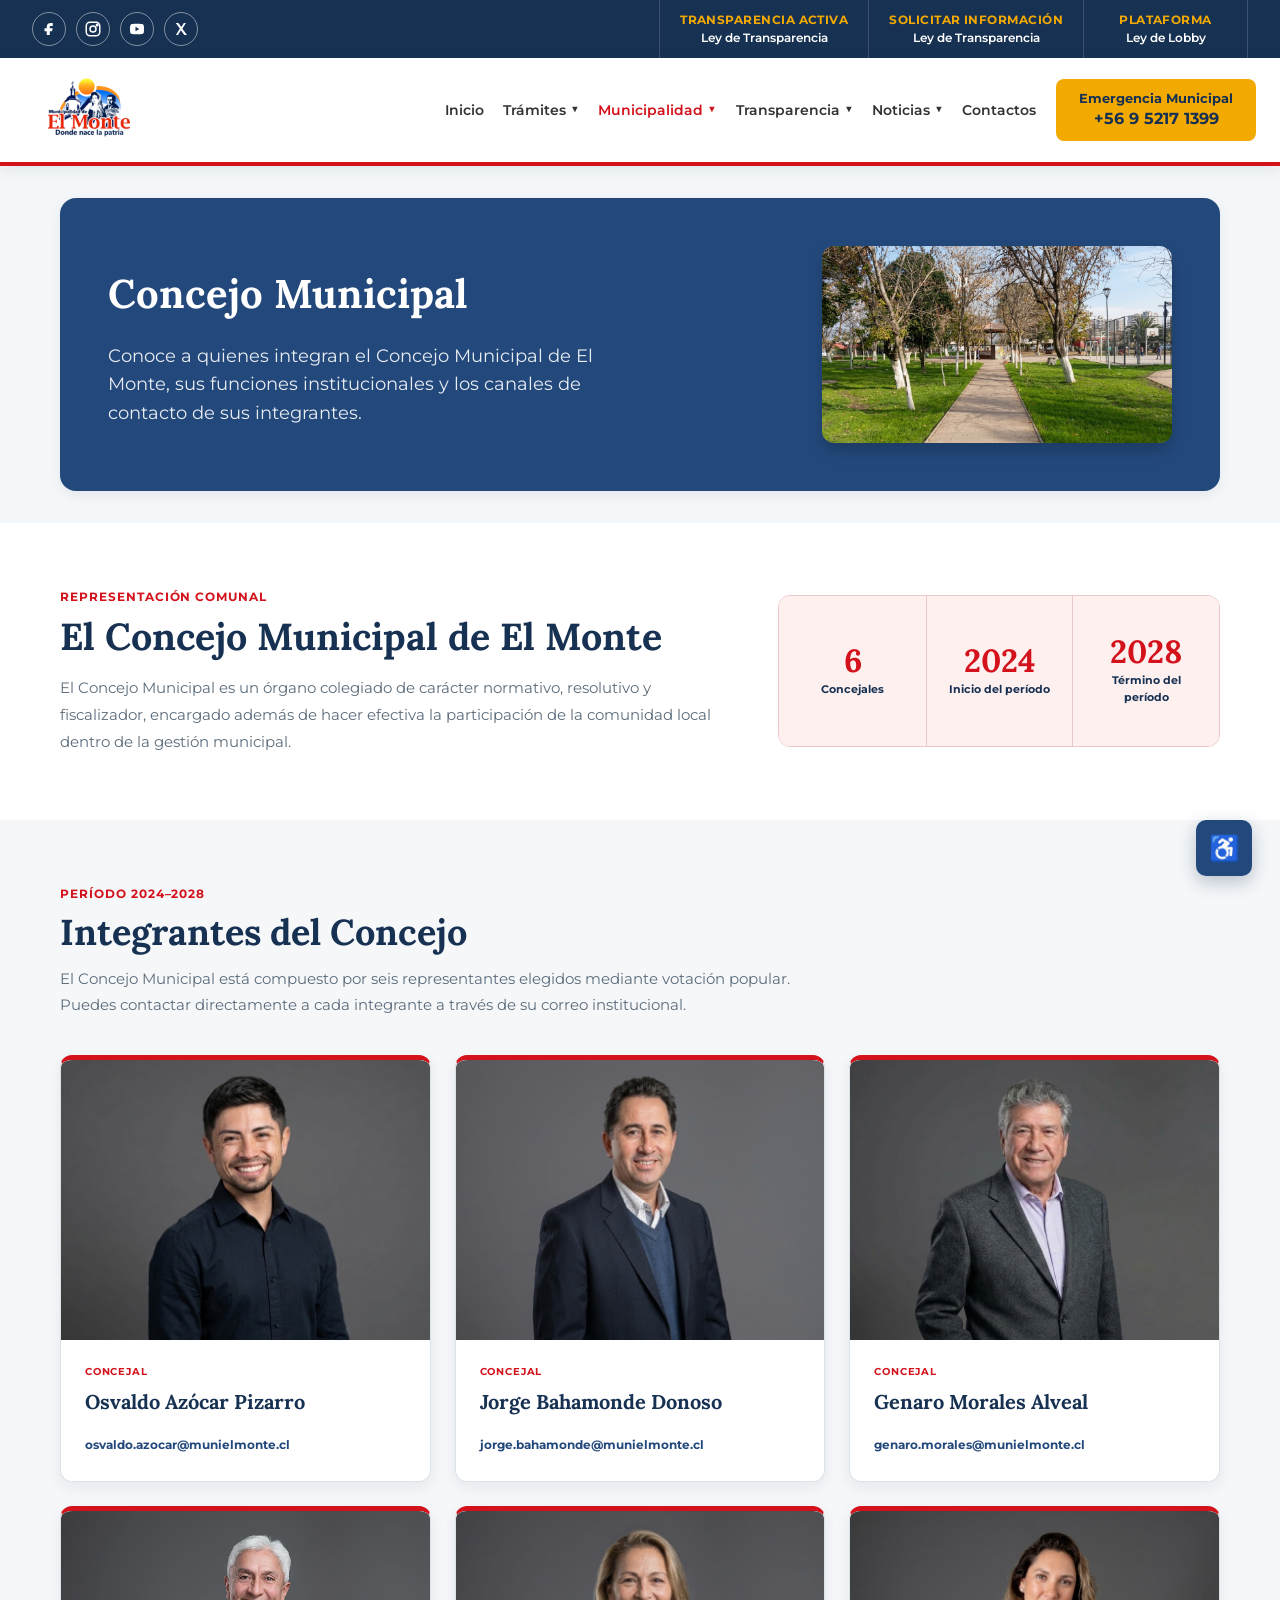
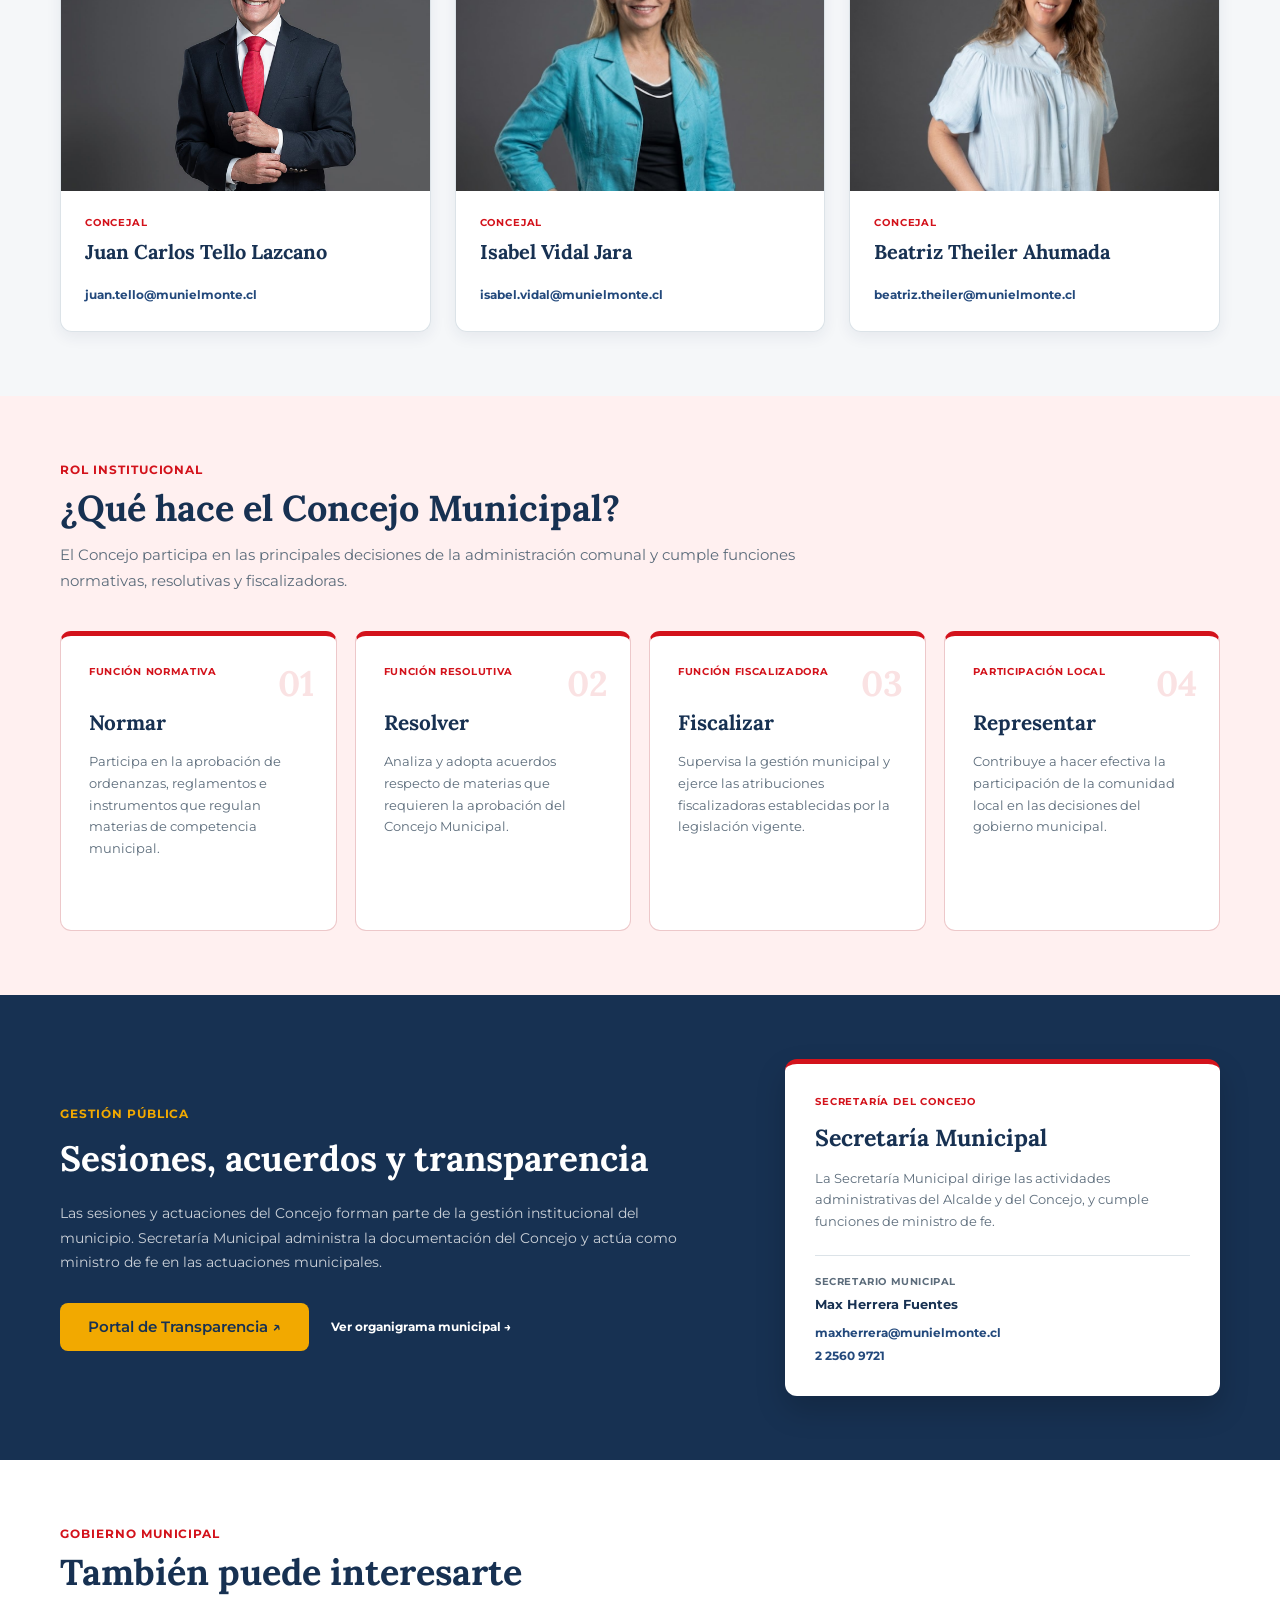
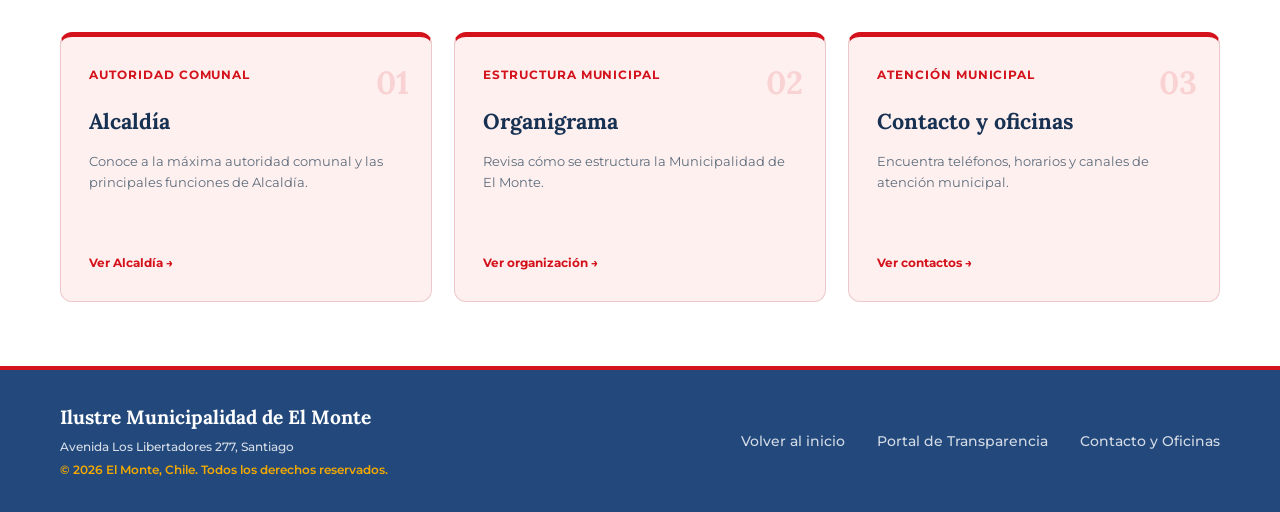
<file: concejo-municipal.html>
<!DOCTYPE html>
<html lang="es">

<head>

    <meta charset="UTF-8">

    <meta
        name="viewport"
        content="width=device-width, initial-scale=1.0">

    <title>
        Concejo Municipal | Municipalidad de El Monte
    </title>


    <!-- Google Fonts -->
    <link
        rel="preconnect"
        href="https://fonts.googleapis.com">

    <link
        rel="preconnect"
        href="https://fonts.gstatic.com"
        crossorigin>

    <link
        href="https://fonts.googleapis.com/css2?family=Lora:ital,wght@0,400;0,600;0,700;1,400&family=Montserrat:wght@400;500;600;700&display=swap"
        rel="stylesheet">


    <!-- Hoja de estilos compartida -->
    <link
        rel="stylesheet"
        href="style.css">

</head>

<body class="concejo-page">

    <!-- =========================================
         ACCESIBILIDAD
    ========================================== -->

    <aside
        class="accessibility-widget"
        aria-label="Herramientas de accesibilidad">

        <button
            type="button"
            class="accessibility-toggle"
            id="accessibility-toggle"
            aria-label="Abrir herramientas de accesibilidad"
            aria-expanded="false"
            aria-controls="accessibility-panel">

            <span aria-hidden="true">♿</span>

        </button>


        <div
            class="accessibility-panel"
            id="accessibility-panel"
            hidden>

            <div class="accessibility-panel-header">

                <span>
                    Accesibilidad
                </span>

                <button
                    type="button"
                    class="accessibility-close"
                    id="accessibility-close"
                    aria-label="Cerrar herramientas de accesibilidad">

                    ×

                </button>

            </div>


            <div class="accessibility-controls">

                <div class="accessibility-control-group">

                    <span class="accessibility-control-label">
                        Tamaño del texto
                    </span>

                    <div class="accessibility-text-buttons">

                        <button
                            type="button"
                            class="accessibility-action"
                            id="font-decrease"
                            aria-label="Disminuir tamaño del texto">

                            A−

                        </button>

                        <button
                            type="button"
                            class="accessibility-action"
                            id="font-reset"
                            aria-label="Restablecer tamaño del texto">

                            A

                        </button>

                        <button
                            type="button"
                            class="accessibility-action"
                            id="font-increase"
                            aria-label="Aumentar tamaño del texto">

                            A+

                        </button>

                    </div>

                </div>


                <button
                    type="button"
                    class="accessibility-option"
                    id="contrast-toggle"
                    aria-pressed="false">

                    <span aria-hidden="true">◐</span>
                    Alto contraste

                </button>


                <button
                    type="button"
                    class="accessibility-option"
                    id="links-toggle"
                    aria-pressed="false">

                    <span aria-hidden="true">Aa</span>
                    Subrayar enlaces

                </button>


                <button
                    type="button"
                    class="accessibility-reset"
                    id="accessibility-reset">

                    Restablecer ajustes

                </button>

            </div>

        </div>

    </aside>

    <!-- =========================================
         BARRA SUPERIOR
    ========================================== -->

    <div class="utility-bar">
        <div class="utility-bar-inner">

            <div
                class="social-links"
                aria-label="Redes sociales municipales">

                <a
                    href="#"
                    aria-label="Facebook de la Municipalidad">

                    <svg
                        viewBox="0 0 24 24"
                        aria-hidden="true">

                        <path d="M14 8h3V4h-3c-3 0-5 2-5 5v2H6v4h3v5h4v-5h3l1-4h-4V9c0-.7.3-1 1-1z"/>
                    </svg>
                </a>

                <a
                    href="#"
                    aria-label="Instagram de la Municipalidad">

                    <svg
                        viewBox="0 0 24 24"
                        aria-hidden="true">

                        <rect
                            x="3"
                            y="3"
                            width="18"
                            height="18"
                            rx="5"/>

                        <circle
                            cx="12"
                            cy="12"
                            r="4"/>

                        <circle
                            cx="17.5"
                            cy="6.5"
                            r="1"/>
                    </svg>
                </a>

                <a
                    href="#"
                    aria-label="YouTube de la Municipalidad">

                    <svg
                        viewBox="0 0 24 24"
                        aria-hidden="true">

                        <path d="M21 7.5a3 3 0 0 0-2.1-2.1C17.1 5 12 5 12 5s-5.1 0-6.9.4A3 3 0 0 0 3 7.5C2.6 9.3 2.6 12 2.6 12s0 2.7.4 4.5a3 3 0 0 0 2.1 2.1c1.8.4 6.9.4 6.9.4s5.1 0 6.9-.4a3 3 0 0 0 2.1-2.1c.4-1.8.4-4.5.4-4.5s0-2.7-.4-4.5z"/>

                        <path
                            class="social-play"
                            d="M10 9l5 3-5 3z"/>
                    </svg>
                </a>


                <a
                    href="#"
                    aria-label="X de la Municipalidad">

                    <svg
                        viewBox="0 0 24 24"
                        aria-hidden="true">

                        <path d="M5 4l5.5 7.3L5.3 20H8l3.8-6.2L16.5 20H20l-6.2-8.2L18.5 4h-2.7l-3.3 5.3L8.5 4z"/>
                    </svg>
                </a>
            </div>

            <nav
                class="utility-links"
                aria-label="Accesos de transparencia">

                <a
                    href="https://www.portaltransparencia.cl/PortalPdT/directorio-de-organismos-regulados/?org=MU084"
                    target="_blank"
                    rel="noopener noreferrer">

                    <span>
                        Transparencia Activa
                    </span>

                    <small>
                        Ley de Transparencia
                    </small>
                </a>


                <a
                    href="https://www.portaltransparencia.cl/PortalPdT/web/guest/directorio-de-organismos-regulados?p_p_id=pdtorganismos_WAR_pdtorganismosportlet&orgcode=f3c0e3bf2ba13ee6ce7f537f50f5d09c"
                    target="_blank"
                    rel="noopener noreferrer">

                    <span>
                        Solicitar Información
                    </span>

                    <small>
                        Ley de Transparencia
                    </small>
                </a>


                <a href="#">
                    <span>
                        Plataforma
                    </span>

                    <small>
                        Ley de Lobby
                    </small>
                </a>
            </nav>

        </div>
    </div>

    <!-- =========================================
         HEADER
    ========================================== -->

    <header class="site-header">
        <div class="header-container">

            <div class="logo">
                <a href="index.html">

                    <img
                        src="logos/munielmonte.png"
                        alt="Logo Municipalidad El Monte"
                        class="main-logo">

                </a>
            </div>

            <div class="header-right">

                <nav
                    class="main-nav"
                    aria-label="Navegación principal">

                    <ul>

                        <!-- Inicio -->
                        <li>

                            <a href="index.html">
                                Inicio
                            </a>

                        </li>


                        <!-- Trámites -->
                        <li class="nav-item-has-submenu">

                            <a href="tramites.html">

                                Trámites

                                <span
                                    class="nav-arrow"
                                    aria-hidden="true">

                                    ▼

                                </span>

                            </a>


                            <ul class="submenu">

                                <li>
                                    <a href="tramites.html">
                                        Todos los trámites
                                    </a>
                                </li>

                                <li>
                                    <a href="portal-pagos.html">
                                        Portal de pagos
                                    </a>
                                </li>

                                <li>
                                    <a href="documentos-permisos.html">
                                        Documentos, certificados y permisos
                                    </a>
                                </li>

                                <li>
                                    <a href="concursos-publicos.html">
                                        Concursos públicos
                                    </a>
                                </li>

                            </ul>

                        </li>


                        <!-- Municipalidad -->
                        <li class="nav-item-has-submenu">

                            <a
                                href="municipalidad.html"
                                class="active">

                                Municipalidad

                                <span
                                    class="nav-arrow"
                                    aria-hidden="true">

                                    ▼

                                </span>

                            </a>


                            <ul class="submenu">

                                <li>
                                    <a href="municipalidad.html">
                                        Nuestra Municipalidad
                                    </a>
                                </li>

                                <li>
                                    <a href="alcaldia.html">
                                        Alcaldía
                                    </a>
                                </li>

                                <li>
                                    <a href="concejo-municipal.html">
                                        Concejo Municipal
                                    </a>
                                </li>

                                <li>
                                    <a href="municipalidad.html#direcciones">
                                        Direcciones municipales
                                    </a>
                                </li>

                            </ul>

                        </li>


                        <!-- Transparencia -->
                        <li class="nav-item-has-submenu">

                            <a
                                href="https://www.portaltransparencia.cl/PortalPdT/directorio-de-organismos-regulados/?org=MU084"
                                target="_blank"
                                rel="noopener noreferrer">

                                Transparencia

                                <span
                                    class="nav-arrow"
                                    aria-hidden="true">

                                    ▼

                                </span>

                            </a>


                            <ul class="submenu">

                                <li>

                                    <a
                                        href="https://www.portaltransparencia.cl/PortalPdT/directorio-de-organismos-regulados/?org=MU084"
                                        target="_blank"
                                        rel="noopener noreferrer">

                                        Transparencia Activa

                                    </a>

                                </li>


                                <li>

                                    <a
                                        href="https://www.portaltransparencia.cl/PortalPdT/web/guest/directorio-de-organismos-regulados?p_p_id=pdtorganismos_WAR_pdtorganismosportlet&orgcode=f3c0e3bf2ba13ee6ce7f537f50f5d09c"
                                        target="_blank"
                                        rel="noopener noreferrer">

                                        Solicitar información

                                    </a>

                                </li>


                                <li>

                                    <a href="#">
                                        Ley de Lobby
                                    </a>

                                </li>

                            </ul>

                        </li>


                        <!-- Noticias -->
                        <li class="nav-item-has-submenu">

                            <a href="noticias.html">

                                Noticias

                                <span
                                    class="nav-arrow"
                                    aria-hidden="true">

                                    ▼

                                </span>

                            </a>


                            <ul class="submenu">

                                <li>
                                    <a href="noticias.html#panel-todas">
                                        Todas las noticias
                                    </a>
                                </li>

                                <li>
                                    <a href="agenda comunal.html">
                                        Agenda comunal
                                    </a>
                                </li>

                                <li>
                                    <a href="comunicados.html">
                                        Comunicados
                                    </a>
                                </li>

                            </ul>

                        </li>


                        <!-- Contactos -->
                        <li>

                            <a href="contactos.html">
                                Contactos
                            </a>

                        </li>

                    </ul>

                </nav>


                <a
                    href="tel:+56952171399"
                    class="emergency-btn">

                    <span>
                        Emergencia Municipal
                    </span>

                    <strong>
                        +56 9 5217 1399
                    </strong>

                </a>

            </div>

        </div>

    </header>

    <!-- =========================================
         CONTENIDO
    ========================================== -->

    <main>

        <!-- =========================================
            HERO CONCEJO MUNICIPAL
        ========================================== -->

        <section class="page-hero">

            <div class="container">

                <div class="page-hero-content">

                    <div class="page-hero-text">

                        <h1>
                            Concejo Municipal
                        </h1>

                        <p>
                            Conoce a quienes integran el Concejo Municipal
                            de El Monte, sus funciones institucionales
                            y los canales de contacto de sus integrantes.
                        </p>

                    </div>


                    <div class="page-hero-image">

                        <img
                            src="assets/PlazaLosPorotitos.FF-PB.DdeC26.jpeg"
                            alt="Plaza de Los Porotitos de El Monte">

                    </div>

                </div>

            </div>

        </section>

        <!-- =========================================
            PRESENTACIÓN DEL CONCEJO
        ========================================== -->

        <section class="concejo-intro">

            <div class="container">


                <div class="concejo-intro-layout">


                    <div class="concejo-intro-copy">

                        <span class="section-kicker-red">
                            REPRESENTACIÓN COMUNAL
                        </span>

                        <h2>
                            El Concejo Municipal de El Monte
                        </h2>

                        <p>
                            El Concejo Municipal es un órgano colegiado
                            de carácter normativo, resolutivo y fiscalizador,
                            encargado además de hacer efectiva la participación
                            de la comunidad local dentro de la gestión municipal.
                        </p>

                    </div>


                    <div class="concejo-facts">


                        <div class="concejo-fact">

                            <strong>
                                6
                            </strong>

                            <span>
                                Concejales
                            </span>

                        </div>


                        <div class="concejo-fact">

                            <strong>
                                2024
                            </strong>

                            <span>
                                Inicio del período
                            </span>

                        </div>


                        <div class="concejo-fact">

                            <strong>
                                2028
                            </strong>

                            <span>
                                Término del período
                            </span>

                        </div>


                    </div>


                </div>

            </div>

        </section>

        <!-- =========================================
            INTEGRANTES
        ========================================== -->

        <section class="concejo-members">

            <div class="container">


                <div class="concejo-section-heading">

                    <span class="section-kicker-red">
                        PERÍODO 2024–2028
                    </span>

                    <h2>
                        Integrantes del Concejo
                    </h2>

                    <p>
                        El Concejo Municipal está compuesto por seis
                        representantes elegidos mediante votación popular.
                        Puedes contactar directamente a cada integrante
                        a través de su correo institucional.
                    </p>

                </div>


                <div class="concejo-members-grid">


                    <!-- =========================================
                        OSVALDO AZÓCAR
                    ========================================== -->

                    <article class="concejo-member-card">

                        <div class="concejo-member-image">

                            <img
                                src="assets/Autoridades/Osvaldo-Azócar-Pizarro.jpg"
                                alt="Osvaldo Azócar Pizarro">

                        </div>


                        <div class="concejo-member-content">

                            <span class="concejo-member-role">
                                CONCEJAL
                            </span>

                            <h3>
                                Osvaldo Azócar Pizarro
                            </h3>

                            <a
                                href="mailto:osvaldo.azocar@munielmonte.cl"
                                class="concejo-member-email">

                                osvaldo.azocar@munielmonte.cl

                            </a>

                        </div>

                    </article>


                    <!-- =========================================
                        JORGE BAHAMONDE
                    ========================================== -->

                    <article class="concejo-member-card">

                        <div class="concejo-member-image">

                            <img
                                src="assets/Autoridades/JORGE-BAHAMONDE-DONOSO.jpg"
                                alt="Jorge Bahamonde Donoso">

                        </div>


                        <div class="concejo-member-content">

                            <span class="concejo-member-role">
                                CONCEJAL
                            </span>

                            <h3>
                                Jorge Bahamonde Donoso
                            </h3>

                            <a
                                href="mailto:jorge.bahamonde@munielmonte.cl"
                                class="concejo-member-email">

                                jorge.bahamonde@munielmonte.cl

                            </a>

                        </div>

                    </article>


                    <!-- =========================================
                        GENARO MORALES
                    ========================================== -->

                    <article class="concejo-member-card">

                        <div class="concejo-member-image">

                            <img
                                src="assets/Autoridades/GENARO-MORALES-ALVEAL.jpg"
                                alt="Genaro Morales Alveal">

                        </div>


                        <div class="concejo-member-content">

                            <span class="concejo-member-role">
                                CONCEJAL
                            </span>

                            <h3>
                                Genaro Morales Alveal
                            </h3>

                            <a
                                href="mailto:genaro.morales@munielmonte.cl"
                                class="concejo-member-email">

                                genaro.morales@munielmonte.cl

                            </a>

                        </div>

                    </article>


                    <!-- =========================================
                        JUAN CARLOS TELLO
                    ========================================== -->

                    <article class="concejo-member-card">

                        <div class="concejo-member-image">

                            <img
                                src="assets/Autoridades/Juan-Carlos-Tello-Lazcano.jpg"
                                alt="Juan Carlos Tello Lazcano">

                        </div>


                        <div class="concejo-member-content">

                            <span class="concejo-member-role">
                                CONCEJAL
                            </span>

                            <h3>
                                Juan Carlos Tello Lazcano
                            </h3>

                            <a
                                href="mailto:juan.tello@munielmonte.cl"
                                class="concejo-member-email">

                                juan.tello@munielmonte.cl

                            </a>

                        </div>

                    </article>


                    <!-- =========================================
                        ISABEL VIDAL
                    ========================================== -->

                    <article class="concejo-member-card">

                        <div class="concejo-member-image">

                            <img
                                src="assets/Autoridades/ISABEL-VIDAL-JARA.jpg"
                                alt="Isabel Vidal Jara">

                        </div>


                        <div class="concejo-member-content">

                            <span class="concejo-member-role">
                                CONCEJAL
                            </span>

                            <h3>
                                Isabel Vidal Jara
                            </h3>

                            <a
                                href="mailto:isabel.vidal@munielmonte.cl"
                                class="concejo-member-email">

                                isabel.vidal@munielmonte.cl

                            </a>

                        </div>

                    </article>


                    <!-- =========================================
                        BEATRIZ THEILER
                    ========================================== -->

                    <article class="concejo-member-card">

                        <div class="concejo-member-image">

                            <img
                                src="assets/Autoridades/Beatriz-Theiler-Ahumada.jpg"
                                alt="Beatriz Theiler Ahumada">

                        </div>


                        <div class="concejo-member-content">

                            <span class="concejo-member-role">
                                CONCEJAL
                            </span>

                            <h3>
                                Beatriz Theiler Ahumada
                            </h3>

                            <a
                                href="mailto:beatriz.theiler@munielmonte.cl"
                                class="concejo-member-email">

                                beatriz.theiler@munielmonte.cl

                            </a>

                        </div>

                    </article>


                </div>

            </div>

        </section>

        <!-- =========================================
            FUNCIONES DEL CONCEJO
        ========================================== -->

        <section class="concejo-functions">

            <div class="container">


                <div class="concejo-section-heading">

                    <span class="section-kicker-red">
                        ROL INSTITUCIONAL
                    </span>

                    <h2>
                        ¿Qué hace el Concejo Municipal?
                    </h2>

                    <p>
                        El Concejo participa en las principales decisiones
                        de la administración comunal y cumple funciones
                        normativas, resolutivas y fiscalizadoras.
                    </p>

                </div>


                <div class="concejo-functions-grid">


                    <!-- Normativa -->
                    <article class="concejo-function-card">

                        <span class="concejo-function-number">
                            01
                        </span>

                        <span class="concejo-function-type">
                            FUNCIÓN NORMATIVA
                        </span>

                        <h3>
                            Normar
                        </h3>

                        <p>
                            Participa en la aprobación de ordenanzas,
                            reglamentos e instrumentos que regulan
                            materias de competencia municipal.
                        </p>

                    </article>


                    <!-- Resolutiva -->
                    <article class="concejo-function-card">

                        <span class="concejo-function-number">
                            02
                        </span>

                        <span class="concejo-function-type">
                            FUNCIÓN RESOLUTIVA
                        </span>

                        <h3>
                            Resolver
                        </h3>

                        <p>
                            Analiza y adopta acuerdos respecto
                            de materias que requieren la aprobación
                            del Concejo Municipal.
                        </p>

                    </article>


                    <!-- Fiscalización -->
                    <article class="concejo-function-card">

                        <span class="concejo-function-number">
                            03
                        </span>

                        <span class="concejo-function-type">
                            FUNCIÓN FISCALIZADORA
                        </span>

                        <h3>
                            Fiscalizar
                        </h3>

                        <p>
                            Supervisa la gestión municipal
                            y ejerce las atribuciones fiscalizadoras
                            establecidas por la legislación vigente.
                        </p>

                    </article>


                    <!-- Comunidad -->
                    <article class="concejo-function-card">

                        <span class="concejo-function-number">
                            04
                        </span>

                        <span class="concejo-function-type">
                            PARTICIPACIÓN LOCAL
                        </span>

                        <h3>
                            Representar
                        </h3>

                        <p>
                            Contribuye a hacer efectiva
                            la participación de la comunidad local
                            en las decisiones del gobierno municipal.
                        </p>

                    </article>


                </div>

            </div>

        </section>

        <!-- =========================================
            SESIONES Y TRANSPARENCIA
        ========================================== -->

        <section class="concejo-transparency">

            <div class="container">

                <div class="concejo-transparency-layout">


                    <div class="concejo-transparency-copy">

                        <span class="section-kicker-accent">
                            GESTIÓN PÚBLICA
                        </span>

                        <h2>
                            Sesiones, acuerdos y transparencia
                        </h2>

                        <p>
                            Las sesiones y actuaciones del Concejo
                            forman parte de la gestión institucional
                            del municipio. Secretaría Municipal
                            administra la documentación del Concejo
                            y actúa como ministro de fe
                            en las actuaciones municipales.
                        </p>


                        <div class="concejo-transparency-actions">

                            <a
                                href="https://www.portaltransparencia.cl/PortalPdT/directorio-de-organismos-regulados/?org=MU084"
                                target="_blank"
                                rel="noopener noreferrer"
                                class="btn btn-accent">

                                Portal de Transparencia ↗

                            </a>


                            <a
                                href="municipalidad.html#organizacion"
                                class="concejo-dark-link">

                                Ver organigrama municipal →

                            </a>

                        </div>

                    </div>


                    <div class="concejo-secretary-card">

                        <span class="concejo-secretary-label">
                            SECRETARÍA DEL CONCEJO
                        </span>

                        <h3>
                            Secretaría Municipal
                        </h3>

                        <p>
                            La Secretaría Municipal dirige las actividades
                            administrativas del Alcalde y del Concejo,
                            y cumple funciones de ministro de fe.
                        </p>


                        <div class="concejo-secretary-contact">

                            <span>
                                Secretario Municipal
                            </span>

                            <strong>
                                Max Herrera Fuentes
                            </strong>

                            <a href="mailto:maxherrera@munielmonte.cl">
                                maxherrera@munielmonte.cl
                            </a>

                            <a href="tel:+56225609721">
                                2 2560 9721
                            </a>

                        </div>

                    </div>


                </div>

            </div>

        </section>

        <!-- =========================================
            ACCESOS RELACIONADOS
        ========================================== -->

        <section class="concejo-related">

            <div class="container">


                <div class="concejo-section-heading">

                    <span class="section-kicker-red">
                        GOBIERNO MUNICIPAL
                    </span>

                    <h2>
                        También puede interesarte
                    </h2>

                </div>


                <div class="concejo-related-grid">


                    <a
                        href="alcaldia.html"
                        class="concejo-related-card">

                        <span class="concejo-related-number">
                            01
                        </span>

                        <span class="card-kicker">
                            AUTORIDAD COMUNAL
                        </span>

                        <h3>
                            Alcaldía
                        </h3>

                        <p>
                            Conoce a la máxima autoridad comunal
                            y las principales funciones de Alcaldía.
                        </p>

                        <strong>
                            Ver Alcaldía →
                        </strong>

                    </a>


                    <a
                        href="municipalidad.html#organizacion"
                        class="concejo-related-card">

                        <span class="concejo-related-number">
                            02
                        </span>

                        <span class="card-kicker">
                            ESTRUCTURA MUNICIPAL
                        </span>

                        <h3>
                            Organigrama
                        </h3>

                        <p>
                            Revisa cómo se estructura
                            la Municipalidad de El Monte.
                        </p>

                        <strong>
                            Ver organización →
                        </strong>

                    </a>


                    <a
                        href="contactos.html#panel-contacto"
                        class="concejo-related-card">

                        <span class="concejo-related-number">
                            03
                        </span>

                        <span class="card-kicker">
                            ATENCIÓN MUNICIPAL
                        </span>

                        <h3>
                            Contacto y oficinas
                        </h3>

                        <p>
                            Encuentra teléfonos, horarios
                            y canales de atención municipal.
                        </p>

                        <strong>
                            Ver contactos →
                        </strong>

                    </a>


                </div>

            </div>

        </section>

    </main>

    <!-- =========================================
         FOOTER
    ========================================== -->

    <footer class="site-footer">

        <div class="container footer-container">


            <div class="footer-brand">

                <h5>
                    Ilustre Municipalidad de El Monte
                </h5>

                <p class="footer-address">
                    Avenida Los Libertadores 277, Santiago
                </p>

                <p class="footer-copy">
                    © 2026 El Monte, Chile.
                    Todos los derechos reservados.
                </p>

            </div>


            <nav
                class="footer-nav"
                aria-label="Navegación del pie de página">

                <ul>

                    <li>
                        <a href="index.html">
                            Volver al inicio
                        </a>
                    </li>

                    <li>

                        <a
                            href="https://www.portaltransparencia.cl/PortalPdT/directorio-de-organismos-regulados/?org=MU084"
                            target="_blank"
                            rel="noopener noreferrer">

                            Portal de Transparencia

                        </a>

                    </li>

                    <li>
                        <a href="contactos.html">
                            Contacto y Oficinas
                        </a>
                    </li>

                </ul>

            </nav>


        </div>

    </footer>

    <!-- JavaScript compartido -->
    <script src="script.js"></script>

</body>
</html>
</file>
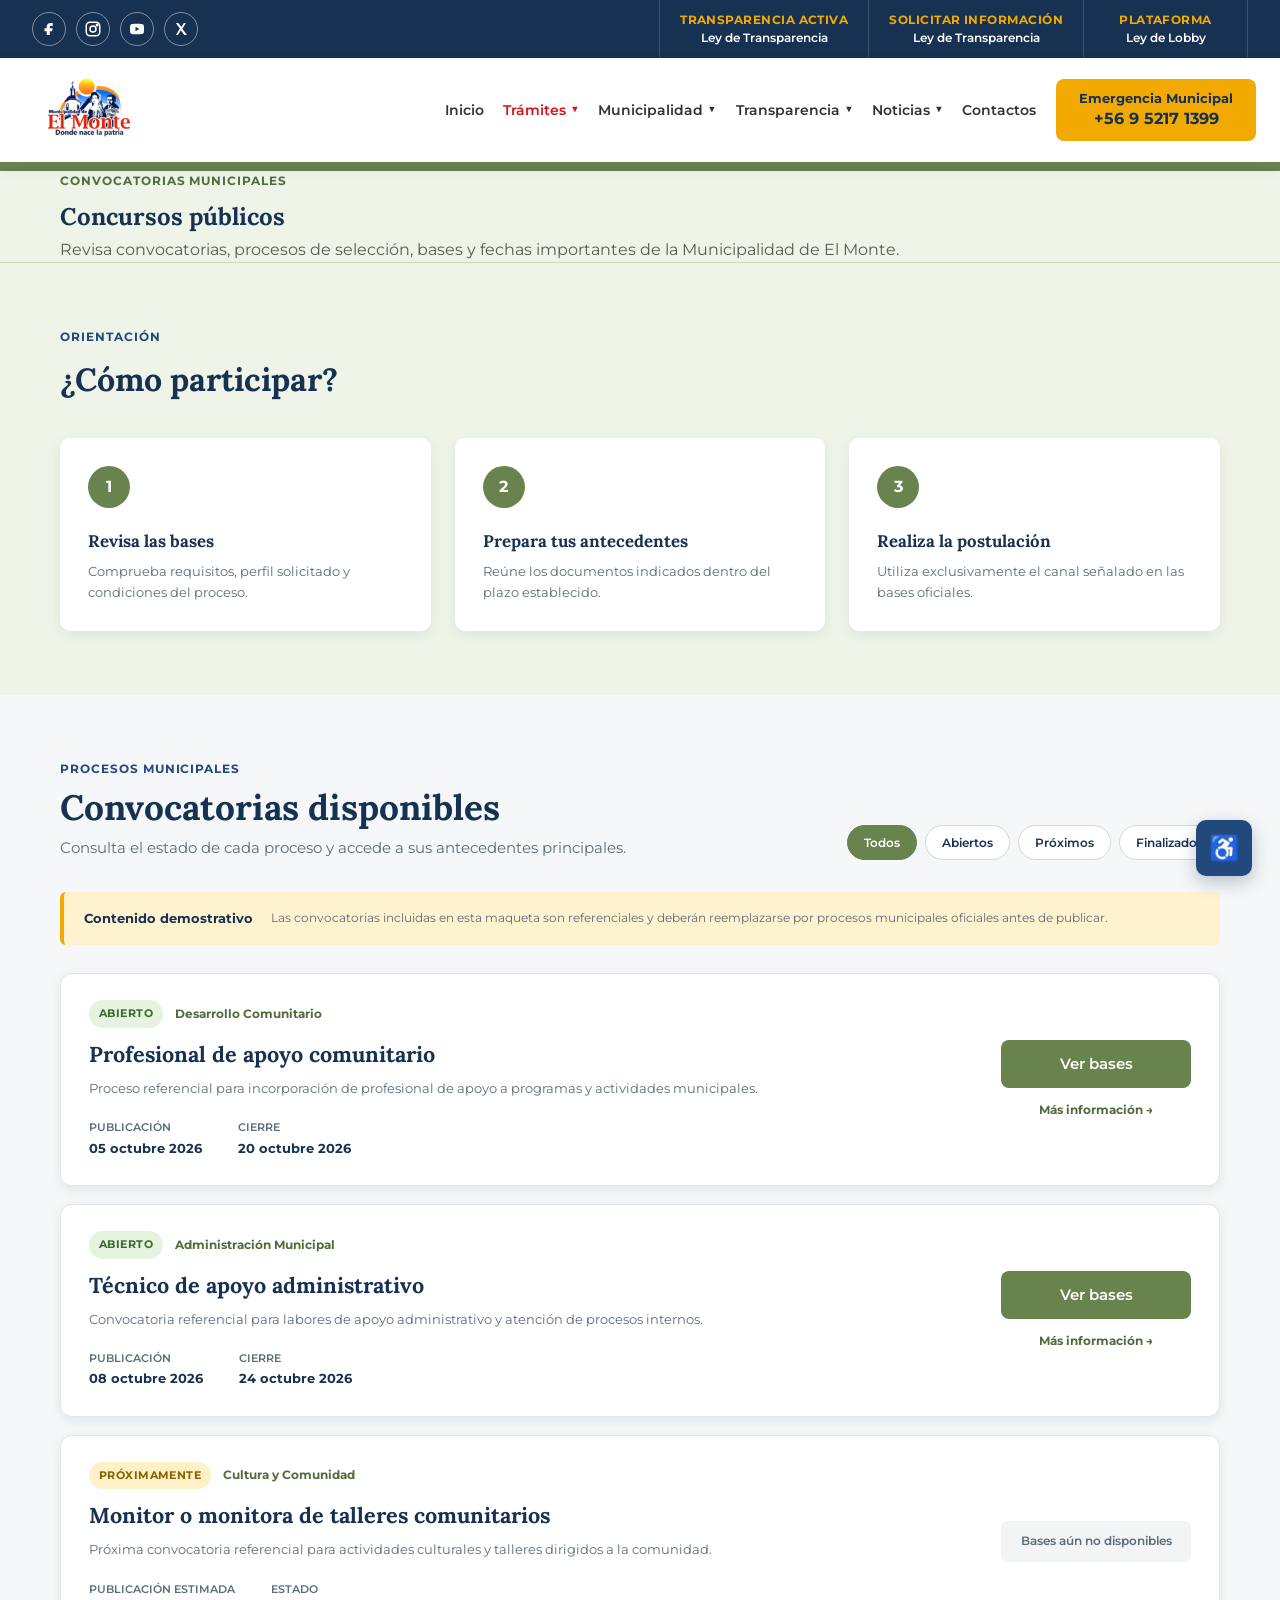
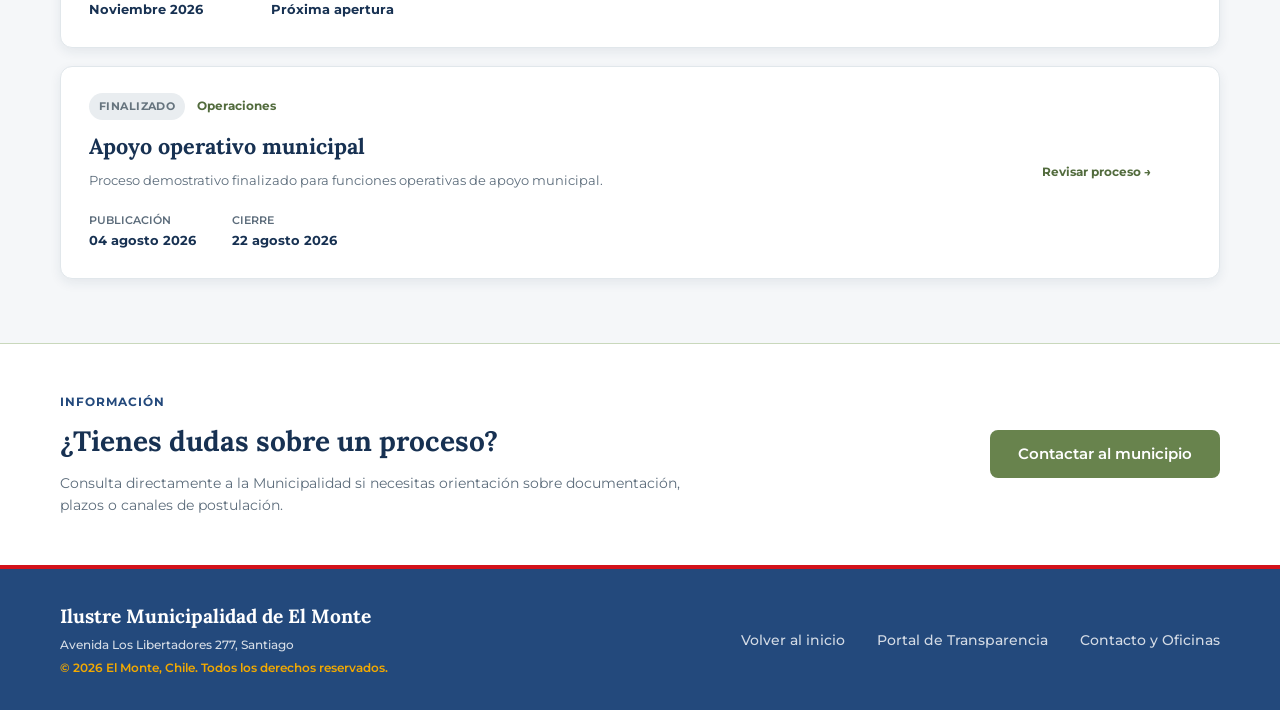
<file: concursos-publicos.html>
<!DOCTYPE html>
<html lang="es">

<head>

    <meta charset="UTF-8">

    <meta
        name="viewport"
        content="width=device-width, initial-scale=1.0">

    <title>Concursos públicos | Municipalidad de El Monte</title>


    <!-- Google Fonts -->
    <link
        rel="preconnect"
        href="https://fonts.googleapis.com">

    <link
        rel="preconnect"
        href="https://fonts.gstatic.com"
        crossorigin>

    <link
        href="https://fonts.googleapis.com/css2?family=Lora:ital,wght@0,400;0,600;0,700;1,400&family=Montserrat:wght@400;500;600;700&display=swap"
        rel="stylesheet">


    <!-- Hoja de estilos compartida -->
    <link
        rel="stylesheet"
        href="style.css">

</head>

<body class="concursos-publicos-page">

    <!-- =========================================
         ACCESIBILIDAD
    ========================================== -->

    <aside
        class="accessibility-widget"
        aria-label="Herramientas de accesibilidad">


        <button
            type="button"
            class="accessibility-toggle"
            id="accessibility-toggle"
            aria-label="Abrir herramientas de accesibilidad"
            aria-expanded="false"
            aria-controls="accessibility-panel">

            <span aria-hidden="true">♿</span>

        </button>


        <div
            class="accessibility-panel"
            id="accessibility-panel"
            hidden>


            <div class="accessibility-panel-header">

                <span>
                    Accesibilidad
                </span>


                <button
                    type="button"
                    class="accessibility-close"
                    id="accessibility-close"
                    aria-label="Cerrar herramientas de accesibilidad">

                    ×

                </button>

            </div>


            <div class="accessibility-controls">


                <div class="accessibility-control-group">

                    <span class="accessibility-control-label">
                        Tamaño del texto
                    </span>


                    <div class="accessibility-text-buttons">

                        <button
                            type="button"
                            class="accessibility-action"
                            id="font-decrease"
                            aria-label="Disminuir tamaño del texto">
                            A−
                        </button>

                        <button
                            type="button"
                            class="accessibility-action"
                            id="font-reset"
                            aria-label="Restablecer tamaño del texto">
                            A
                        </button>

                        <button
                            type="button"
                            class="accessibility-action"
                            id="font-increase"
                            aria-label="Aumentar tamaño del texto">
                            A+
                        </button>

                    </div>

                </div>


                <button
                    type="button"
                    class="accessibility-option"
                    id="contrast-toggle"
                    aria-pressed="false">

                    <span aria-hidden="true">◐</span>

                    Alto contraste

                </button>


                <button
                    type="button"
                    class="accessibility-option"
                    id="links-toggle"
                    aria-pressed="false">

                    <span aria-hidden="true">Aa</span>

                    Subrayar enlaces

                </button>


                <button
                    type="button"
                    class="accessibility-reset"
                    id="accessibility-reset">

                    Restablecer ajustes

                </button>


            </div>

        </div>

    </aside>

    <!-- =========================================
         BARRA SUPERIOR
    ========================================== -->

    <div class="utility-bar">

        <div class="utility-bar-inner">


            <!-- Redes sociales -->
            <div
                class="social-links"
                aria-label="Redes sociales municipales">


                <a
                    href="#"
                    aria-label="Facebook de la Municipalidad">

                    <svg
                        viewBox="0 0 24 24"
                        aria-hidden="true">

                        <path d="M14 8h3V4h-3c-3 0-5 2-5 5v2H6v4h3v5h4v-5h3l1-4h-4V9c0-.7.3-1 1-1z"/>

                    </svg>

                </a>


                <a
                    href="#"
                    aria-label="Instagram de la Municipalidad">

                    <svg
                        viewBox="0 0 24 24"
                        aria-hidden="true">

                        <rect
                            x="3"
                            y="3"
                            width="18"
                            height="18"
                            rx="5"/>

                        <circle
                            cx="12"
                            cy="12"
                            r="4"/>

                        <circle
                            cx="17.5"
                            cy="6.5"
                            r="1"/>

                    </svg>

                </a>


                <a
                    href="#"
                    aria-label="YouTube de la Municipalidad">

                    <svg
                        viewBox="0 0 24 24"
                        aria-hidden="true">

                        <path d="M21 7.5a3 3 0 0 0-2.1-2.1C17.1 5 12 5 12 5s-5.1 0-6.9.4A3 3 0 0 0 3 7.5C2.6 9.3 2.6 12 2.6 12s0 2.7.4 4.5a3 3 0 0 0 2.1 2.1c1.8.4 6.9.4 6.9.4s5.1 0 6.9-.4a3 3 0 0 0 2.1-2.1c.4-1.8.4-4.5.4-4.5s0-2.7-.4-4.5z"/>

                        <path
                            class="social-play"
                            d="M10 9l5 3-5 3z"/>

                    </svg>

                </a>


                <a
                    href="#"
                    aria-label="X de la Municipalidad">

                    <svg
                        viewBox="0 0 24 24"
                        aria-hidden="true">

                        <path d="M5 4l5.5 7.3L5.3 20H8l3.8-6.2L16.5 20H20l-6.2-8.2L18.5 4h-2.7l-3.3 5.3L8.5 4z"/>

                    </svg>

                </a>


            </div>


            <!-- Transparencia -->
            <nav
                class="utility-links"
                aria-label="Accesos de transparencia">


                <a
                    href="https://www.portaltransparencia.cl/PortalPdT/directorio-de-organismos-regulados/?org=MU084"
                    target="_blank"
                    rel="noopener noreferrer">

                    <span>
                        Transparencia Activa
                    </span>

                    <small>
                        Ley de Transparencia
                    </small>

                </a>


                <a
                    href="https://www.portaltransparencia.cl/PortalPdT/web/guest/directorio-de-organismos-regulados?p_p_id=pdtorganismos_WAR_pdtorganismosportlet&orgcode=f3c0e3bf2ba13ee6ce7f537f50f5d09c"
                    target="_blank"
                    rel="noopener noreferrer">

                    <span>
                        Solicitar Información
                    </span>

                    <small>
                        Ley de Transparencia
                    </small>

                </a>


                <a href="#">

                    <span>
                        Plataforma
                    </span>

                    <small>
                        Ley de Lobby
                    </small>

                </a>


            </nav>


        </div>

    </div>

    <!-- =========================================
         HEADER
    ========================================== -->

    <header class="site-header">

        <div class="header-container">


            <div class="logo">

                <a href="index.html">

                    <img
                        src="logos/munielmonte.png"
                        alt="Logo Municipalidad El Monte"
                        class="main-logo">

                </a>

            </div>


            <div class="header-right">


                <nav
                    class="main-nav"
                    aria-label="Navegación principal">

                    <ul>


                        <li>

                            <a href="index.html">
                                Inicio
                            </a>

                        </li>


                        <!-- Trámites -->
                        <li class="nav-item-has-submenu">

                            <a
                                href="tramites.html"
                                class="active">

                                Trámites

                                <span
                                    class="nav-arrow"
                                    aria-hidden="true">
                                    ▼
                                </span>

                            </a>


                            <ul class="submenu">

                                <li>
                                    <a href="tramites.html">
                                        Todos los trámites
                                    </a>
                                </li>

                                <li>
                                    <a href="portal-pagos.html">
                                        Portal de pagos
                                    </a>
                                </li>

                                <li>
                                    <a href="documentos-permisos.html">
                                        Documentos, certificados y permisos
                                    </a>
                                </li>

                                <li>
                                    <a href="concursos-publicos.html">
                                        Concursos públicos
                                    </a>
                                </li>

                            </ul>

                        </li>


                        <!-- Municipalidad -->
                        <li class="nav-item-has-submenu">

                            <a href="municipalidad.html">

                                Municipalidad

                                <span
                                    class="nav-arrow"
                                    aria-hidden="true">
                                    ▼
                                </span>

                            </a>


                            <ul class="submenu">

                                <li>
                                    <a href="municipalidad.html">
                                        Nuestra Municipalidad
                                    </a>
                                </li>

                                <li>
                                    <a href="alcaldia.html">
                                        Alcaldía
                                    </a>
                                </li>

                                <li>
                                    <a href="concejo-municipal.html">
                                        Concejo Municipal
                                    </a>
                                </li>

                                <li>
                                    <a href="municipalidad.html#direcciones">
                                        Direcciones municipales
                                    </a>
                                </li>

                            </ul>

                        </li>


                        <!-- Transparencia -->
                        <li class="nav-item-has-submenu">

                            <a
                                href="https://www.portaltransparencia.cl/PortalPdT/directorio-de-organismos-regulados/?org=MU084"
                                target="_blank"
                                rel="noopener noreferrer">

                                Transparencia

                                <span
                                    class="nav-arrow"
                                    aria-hidden="true">
                                    ▼
                                </span>

                            </a>


                            <ul class="submenu">

                                <li>
                                    <a
                                        href="https://www.portaltransparencia.cl/PortalPdT/directorio-de-organismos-regulados/?org=MU084"
                                        target="_blank"
                                        rel="noopener noreferrer">

                                        Transparencia Activa

                                    </a>
                                </li>


                                <li>
                                    <a
                                        href="https://www.portaltransparencia.cl/PortalPdT/web/guest/directorio-de-organismos-regulados?p_p_id=pdtorganismos_WAR_pdtorganismosportlet&orgcode=f3c0e3bf2ba13ee6ce7f537f50f5d09c"
                                        target="_blank"
                                        rel="noopener noreferrer">

                                        Solicitar información

                                    </a>
                                </li>


                                <li>
                                    <a href="#">
                                        Ley de Lobby
                                    </a>
                                </li>

                            </ul>

                        </li>


                        <!-- Noticias -->
                        <li class="nav-item-has-submenu">

                            <a href="noticias.html">

                                Noticias

                                <span
                                    class="nav-arrow"
                                    aria-hidden="true">
                                    ▼
                                </span>

                            </a>


                            <ul class="submenu">

                                <li>
                                    <a href="noticias.html#panel-todas">
                                        Todas las noticias
                                    </a>
                                </li>

                                <li>
                                    <a href="agenda comunal.html">
                                        Agenda comunal
                                    </a>
                                </li>

                                <li>
                                    <a href="comunicados.html">
                                        Comunicados
                                    </a>
                                </li>

                            </ul>

                        </li>


                        <!-- Contactos -->
                        <li>

                            <a href="contactos.html">
                                Contactos
                            </a>

                        </li>


                    </ul>

                </nav>


                <a
                    href="tel:+56952171399"
                    class="emergency-btn">

                    <span>
                        Emergencia Municipal
                    </span>

                    <strong>
                        +56 9 5217 1399
                    </strong>

                </a>


            </div>

        </div>

    </header>

    <!-- =========================================
         CONTENIDO
    ========================================== -->

    <main>

        <!-- =========================================
            HERO INTERNO
        ========================================== -->

        <section class="tramites-hero concursos-hero">

            <div class="container tramites-hero-content">

                <span class="section-kicker-accent">
                    CONVOCATORIAS MUNICIPALES
                </span>

                <h1>
                    Concursos públicos
                </h1>

                <p>
                    Revisa convocatorias, procesos de selección,
                    bases y fechas importantes de la Municipalidad
                    de El Monte.
                </p>

            </div>

        </section>

        <!-- =========================================
            CÓMO PARTICIPAR
        ========================================== -->

        <section class="concursos-process">

            <div class="container">


                <div class="concursos-process-heading">

                    <span class="section-kicker">
                        ORIENTACIÓN
                    </span>

                    <h2>
                        ¿Cómo participar?
                    </h2>

                </div>



                <div class="concursos-process-grid">


                    <!-- Paso 1 -->
                    <div class="concursos-step">

                        <span class="concursos-step-number">
                            1
                        </span>

                        <h3>
                            Revisa las bases
                        </h3>

                        <p>
                            Comprueba requisitos, perfil solicitado
                            y condiciones del proceso.
                        </p>

                    </div>


                    <!-- Paso 2 -->
                    <div class="concursos-step">

                        <span class="concursos-step-number">
                            2
                        </span>

                        <h3>
                            Prepara tus antecedentes
                        </h3>

                        <p>
                            Reúne los documentos indicados dentro
                            del plazo establecido.
                        </p>

                    </div>


                    <!-- Paso 3 -->
                    <div class="concursos-step">

                        <span class="concursos-step-number">
                            3
                        </span>

                        <h3>
                            Realiza la postulación
                        </h3>

                        <p>
                            Utiliza exclusivamente el canal señalado
                            en las bases oficiales.
                        </p>

                    </div>


                </div>

            </div>

        </section>

        <!-- =========================================
            CONCURSOS
        ========================================== -->

        <section class="concursos-directory">

            <div class="container">


                <!-- Encabezado -->
                <div class="concursos-heading">

                    <div>

                        <span class="section-kicker">
                            PROCESOS MUNICIPALES
                        </span>

                        <h2>
                            Convocatorias disponibles
                        </h2>

                        <p>
                            Consulta el estado de cada proceso y accede
                            a sus antecedentes principales.
                        </p>

                    </div>


                    <!-- Filtros -->
                    <div
                        class="concursos-filters"
                        aria-label="Filtrar concursos por estado">

                        <button
                            type="button"
                            class="concursos-filter active"
                            data-filter="all">
                            Todos
                        </button>

                        <button
                            type="button"
                            class="concursos-filter"
                            data-filter="open">
                            Abiertos
                        </button>

                        <button
                            type="button"
                            class="concursos-filter"
                            data-filter="upcoming">
                            Próximos
                        </button>

                        <button
                            type="button"
                            class="concursos-filter"
                            data-filter="closed">
                            Finalizados
                        </button>

                    </div>

                </div>



                <!-- Aviso -->
                <div class="concursos-demo-notice">

                    <strong>
                        Contenido demostrativo
                    </strong>

                    <p>
                        Las convocatorias incluidas en esta maqueta son
                        referenciales y deberán reemplazarse por procesos
                        municipales oficiales antes de publicar.
                    </p>

                </div>



                <!-- =========================================
                    LISTADO
                ========================================== -->

                <div
                    class="concursos-list"
                    id="concursos-list">


                    <!-- =========================================
                        CONCURSO 1 - ABIERTO
                    ========================================== -->

                    <article
                        class="concurso-card"
                        data-status="open">


                        <div class="concurso-card-main">


                            <div class="concurso-card-header">

                                <span class="concurso-status concurso-status-open">
                                    ABIERTO
                                </span>

                                <span class="concurso-area">
                                    Desarrollo Comunitario
                                </span>

                            </div>


                            <h3>
                                Profesional de apoyo comunitario
                            </h3>


                            <p class="concurso-summary">
                                Proceso referencial para incorporación de
                                profesional de apoyo a programas y actividades
                                municipales.
                            </p>


                            <div class="concurso-meta">

                                <div>

                                    <span>
                                        Publicación
                                    </span>

                                    <strong>
                                        05 octubre 2026
                                    </strong>

                                </div>


                                <div>

                                    <span>
                                        Cierre
                                    </span>

                                    <strong>
                                        20 octubre 2026
                                    </strong>

                                </div>

                            </div>


                        </div>


                        <div class="concurso-card-actions">

                            <a
                                href="#"
                                class="btn btn-primary">
                                Ver bases
                            </a>

                            <a
                                href="#"
                                class="concurso-secondary-link">
                                Más información →
                            </a>

                        </div>


                    </article>



                    <!-- =========================================
                        CONCURSO 2 - ABIERTO
                    ========================================== -->

                    <article
                        class="concurso-card"
                        data-status="open">


                        <div class="concurso-card-main">


                            <div class="concurso-card-header">

                                <span class="concurso-status concurso-status-open">
                                    ABIERTO
                                </span>

                                <span class="concurso-area">
                                    Administración Municipal
                                </span>

                            </div>


                            <h3>
                                Técnico de apoyo administrativo
                            </h3>


                            <p class="concurso-summary">
                                Convocatoria referencial para labores de apoyo
                                administrativo y atención de procesos internos.
                            </p>


                            <div class="concurso-meta">

                                <div>

                                    <span>
                                        Publicación
                                    </span>

                                    <strong>
                                        08 octubre 2026
                                    </strong>

                                </div>


                                <div>

                                    <span>
                                        Cierre
                                    </span>

                                    <strong>
                                        24 octubre 2026
                                    </strong>

                                </div>

                            </div>


                        </div>


                        <div class="concurso-card-actions">

                            <a
                                href="#"
                                class="btn btn-primary">
                                Ver bases
                            </a>

                            <a
                                href="#"
                                class="concurso-secondary-link">
                                Más información →
                            </a>

                        </div>


                    </article>



                    <!-- =========================================
                        CONCURSO 3 - PRÓXIMO
                    ========================================== -->

                    <article
                        class="concurso-card"
                        data-status="upcoming">


                        <div class="concurso-card-main">


                            <div class="concurso-card-header">

                                <span class="concurso-status concurso-status-upcoming">
                                    PRÓXIMAMENTE
                                </span>

                                <span class="concurso-area">
                                    Cultura y Comunidad
                                </span>

                            </div>


                            <h3>
                                Monitor o monitora de talleres comunitarios
                            </h3>


                            <p class="concurso-summary">
                                Próxima convocatoria referencial para actividades
                                culturales y talleres dirigidos a la comunidad.
                            </p>


                            <div class="concurso-meta">

                                <div>

                                    <span>
                                        Publicación estimada
                                    </span>

                                    <strong>
                                        Noviembre 2026
                                    </strong>

                                </div>


                                <div>

                                    <span>
                                        Estado
                                    </span>

                                    <strong>
                                        Próxima apertura
                                    </strong>

                                </div>

                            </div>


                        </div>


                        <div class="concurso-card-actions">

                            <span class="concurso-action-disabled">
                                Bases aún no disponibles
                            </span>

                        </div>


                    </article>



                    <!-- =========================================
                        CONCURSO 4 - FINALIZADO
                    ========================================== -->

                    <article
                        class="concurso-card"
                        data-status="closed">


                        <div class="concurso-card-main">


                            <div class="concurso-card-header">

                                <span class="concurso-status concurso-status-closed">
                                    FINALIZADO
                                </span>

                                <span class="concurso-area">
                                    Operaciones
                                </span>

                            </div>


                            <h3>
                                Apoyo operativo municipal
                            </h3>


                            <p class="concurso-summary">
                                Proceso demostrativo finalizado para funciones
                                operativas de apoyo municipal.
                            </p>


                            <div class="concurso-meta">

                                <div>

                                    <span>
                                        Publicación
                                    </span>

                                    <strong>
                                        04 agosto 2026
                                    </strong>

                                </div>


                                <div>

                                    <span>
                                        Cierre
                                    </span>

                                    <strong>
                                        22 agosto 2026
                                    </strong>

                                </div>

                            </div>


                        </div>


                        <div class="concurso-card-actions">

                            <a
                                href="#"
                                class="concurso-secondary-link">
                                Revisar proceso →
                            </a>

                        </div>


                    </article>


                </div>


                <!-- Sin resultados -->
                <p
                    class="concursos-empty"
                    id="concursos-empty"
                    hidden>

                    No hay concursos disponibles en esta categoría.

                </p>


            </div>

        </section>

        <!-- =========================================
            ORIENTACIÓN FINAL
        ========================================== -->

        <section class="concursos-help">

            <div class="container concursos-help-content">


                <div>

                    <span class="section-kicker">
                        INFORMACIÓN
                    </span>

                    <h2>
                        ¿Tienes dudas sobre un proceso?
                    </h2>

                    <p>
                        Consulta directamente a la Municipalidad si necesitas
                        orientación sobre documentación, plazos o canales
                        de postulación.
                    </p>

                </div>


                <a
                    href="contactos.html"
                    class="btn btn-primary">

                    Contactar al municipio

                </a>


            </div>

        </section>

    </main>

    <!-- =========================================
         FOOTER
    ========================================== -->

    <footer class="site-footer">

        <div class="container footer-container">


            <div class="footer-brand">

                <h5>
                    Ilustre Municipalidad de El Monte
                </h5>

                <p class="footer-address">
                    Avenida Los Libertadores 277, Santiago
                </p>

                <p class="footer-copy">
                    © 2026 El Monte, Chile. Todos los derechos reservados.
                </p>

            </div>


            <nav
                class="footer-nav"
                aria-label="Navegación del pie de página">

                <ul>

                    <li>
                        <a href="index.html">
                            Volver al inicio
                        </a>
                    </li>

                    <li>
                        <a
                            href="https://www.portaltransparencia.cl/PortalPdT/directorio-de-organismos-regulados/?org=MU084"
                            target="_blank"
                            rel="noopener noreferrer">

                            Portal de Transparencia

                        </a>
                    </li>

                    <li>
                        <a href="contactos.html">
                            Contacto y Oficinas
                        </a>
                    </li>

                </ul>

            </nav>


        </div>

    </footer>

    <!-- JavaScript compartido -->
    <script src="script.js"></script>


</body>

</html>
</file>
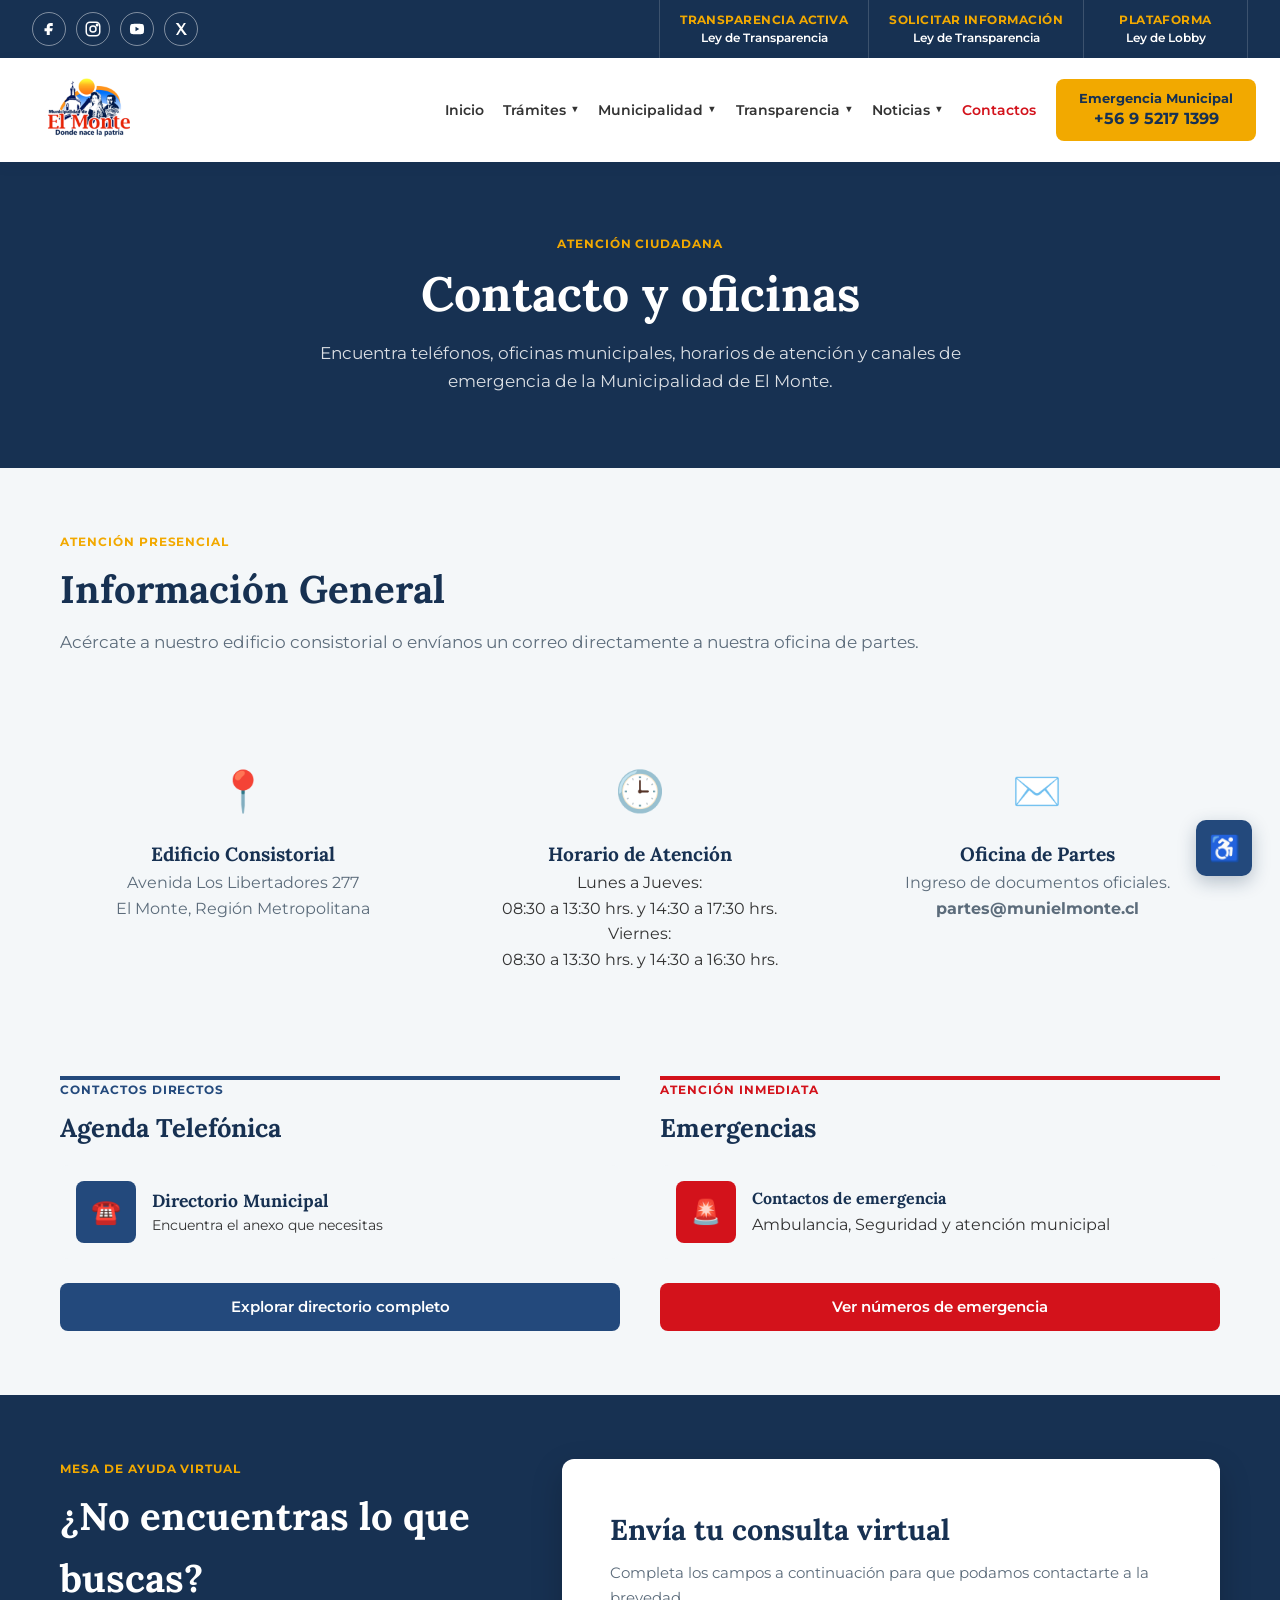
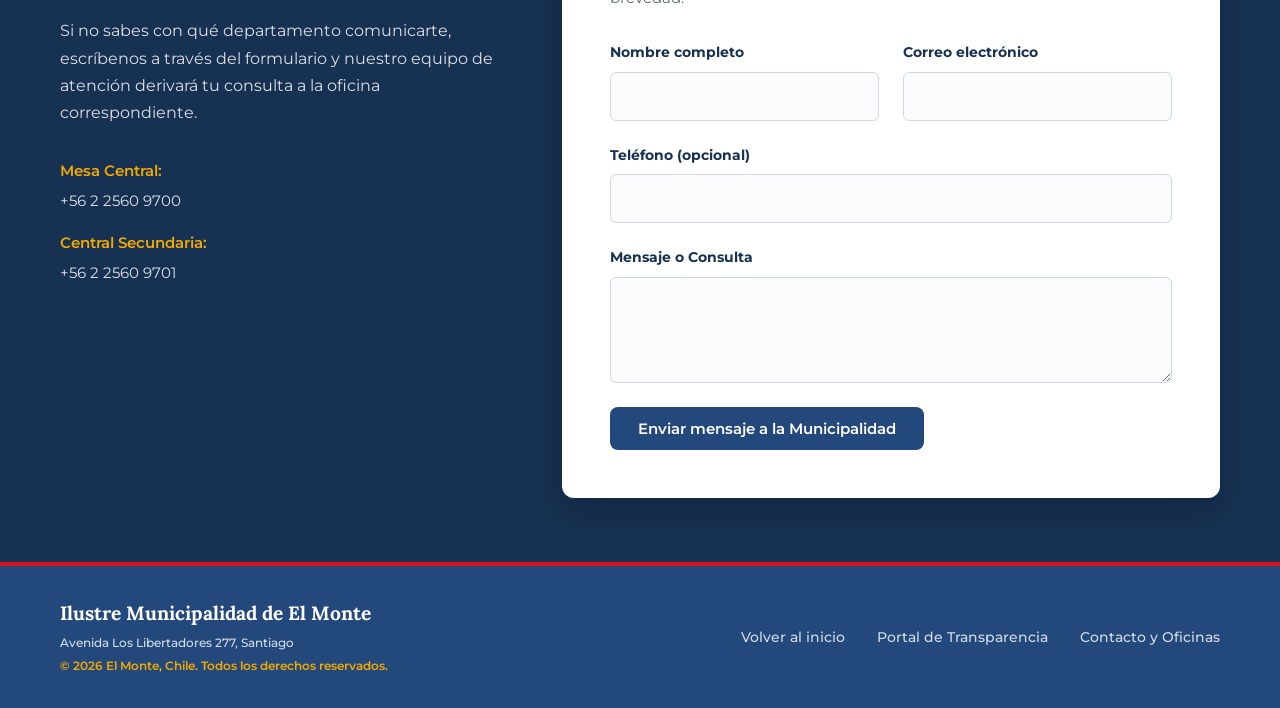
<file: contactos.html>
<!DOCTYPE html>
<html lang="es">
<head>
    <meta charset="UTF-8">
    <meta name="viewport" content="width=device-width, initial-scale=1.0">
    <title>Contactos - Municipalidad El Monte</title>

    <!-- Fuentes de Google Fonts -->
    <link rel="preconnect" href="https://fonts.googleapis.com">
    <link rel="preconnect" href="https://fonts.gstatic.com" crossorigin>
    <link href="https://fonts.googleapis.com/css2?family=Lora:ital,wght@0,400;0,600;0,700;1,400&family=Montserrat:wght@400;500;600;700&display=swap" rel="stylesheet">
    
    <!-- Hoja de estilos única -->
    <link rel="stylesheet" href="style.css">
</head>
<body>

    <!-- Barra flotante de accesibilidad -->
    <aside class="accessibility-widget" aria-label="Herramientas de accesibilidad">
        <button type="button" class="accessibility-toggle" id="accessibility-toggle" aria-label="Abrir herramientas de accesibilidad" aria-expanded="false" aria-controls="accessibility-panel">
            <span aria-hidden="true">♿</span>
        </button>
        <div class="accessibility-panel" id="accessibility-panel" hidden>
            <div class="accessibility-panel-header">
                <span>Accesibilidad</span>
                <button type="button" class="accessibility-close" id="accessibility-close" aria-label="Cerrar herramientas de accesibilidad">×</button>
            </div>
            <div class="accessibility-controls">
                <div class="accessibility-control-group">
                    <span class="accessibility-control-label">Tamaño del texto</span>
                    <div class="accessibility-text-buttons">
                        <button type="button" class="accessibility-action" id="font-decrease">A−</button>
                        <button type="button" class="accessibility-action" id="font-reset">A</button>
                        <button type="button" class="accessibility-action" id="font-increase">A+</button>
                    </div>
                </div>
                <button type="button" class="accessibility-option" id="contrast-toggle" aria-pressed="false">
                    <span aria-hidden="true">◐</span> Alto contraste
                </button>
                <button type="button" class="accessibility-option" id="links-toggle" aria-pressed="false">
                    <span aria-hidden="true">Aa</span> Subrayar enlaces
                </button>
                <button type="button" class="accessibility-reset" id="accessibility-reset">
                    Restablecer ajustes
                </button>
            </div>
        </div>
    </aside>

    <!-- =========================================
        BARRA SUPERIOR DE SERVICIOS
    ========================================= -->
    <div class="utility-bar">
        <div class="utility-bar-inner">
            <!-- Redes sociales -->
            <div class="social-links" aria-label="Redes sociales municipales">
                <a href="#" aria-label="Facebook de la Municipalidad">
                    <svg viewBox="0 0 24 24" aria-hidden="true"><path d="M14 8h3V4h-3c-3 0-5 2-5 5v2H6v4h3v5h4v-5h3l1-4h-4V9c0-.7.3-1 1-1z"/></svg>
                </a>
                <a href="#" aria-label="Instagram de la Municipalidad">
                    <svg viewBox="0 0 24 24" aria-hidden="true"><rect x="3" y="3" width="18" height="18" rx="5"/><circle cx="12" cy="12" r="4"/><circle cx="17.5" cy="6.5" r="1"/></svg>
                </a>
                <a href="#" aria-label="YouTube de la Municipalidad">
                    <svg viewBox="0 0 24 24" aria-hidden="true"><path d="M21 7.5a3 3 0 0 0-2.1-2.1C17.1 5 12 5 12 5s-5.1 0-6.9.4A3 3 0 0 0 3 7.5C2.6 9.3 2.6 12 2.6 12s0 2.7.4 4.5a3 3 0 0 0 2.1 2.1c1.8.4 6.9.4 6.9.4s5.1 0 6.9-.4a3 3 0 0 0 2.1-2.1c.4-1.8.4-4.5.4-4.5s0-2.7-.4-4.5z"/><path class="social-play" d="M10 9l5 3-5 3z"/></svg>
                </a>
                <a href="#" aria-label="X de la Municipalidad">
                    <svg viewBox="0 0 24 24" aria-hidden="true"><path d="M5 4l5.5 7.3L5.3 20H8l3.8-6.2L16.5 20H20l-6.2-8.2L18.5 4h-2.7l-3.3 5.3L8.5 4z"/></svg>
                </a>
            </div>
            <!-- Accesos de transparencia -->
            <nav class="utility-links" aria-label="Accesos de transparencia">
                <a href="https://www.portaltransparencia.cl/PortalPdT/directorio-de-organismos-regulados/?org=MU084" target="_blank" rel="noopener noreferrer">
                    <span>Transparencia Activa</span><small>Ley de Transparencia</small>
                </a>
                <a href="https://www.portaltransparencia.cl/PortalPdT/web/guest/directorio-de-organismos-regulados?p_p_id=pdtorganismos_WAR_pdtorganismosportlet&orgcode=f3c0e3bf2ba13ee6ce7f537f50f5d09c" target="_blank" rel="noopener noreferrer">
                    <span>Solicitar Información</span><small>Ley de Transparencia</small>
                </a>
                <a href="#">
                    <span>Plataforma</span><small>Ley de Lobby</small>
                </a>
            </nav>
        </div>
    </div>

    <!-- =========================================
        ENCABEZADO Y NAVEGACIÓN PRINCIPAL
    ========================================= -->
    <header class="site-header">

        <div class="header-container">
            <div class="logo">

                <a href="index.html">
                    <img src="logos/munielmonte.png" alt="Logo Municipalidad El Monte" class="main-logo">
                </a>

            </div>

            <div class="header-right">
                <nav class="main-nav" aria-label="Navegación principal">

                    <ul>

                        <!-- Inicio -->
                        <li>
                            <a href="index.html">
                                Inicio
                            </a>
                        </li>


                        <!-- Trámites -->
                        <li class="nav-item-has-submenu">

                            <a href="tramites.html">
                                Trámites
                                <span class="nav-arrow" aria-hidden="true">▼</span>
                            </a>

                            <ul class="submenu">

                                <li>
                                    <a href="tramites.html">
                                        Todos los trámites
                                    </a>
                                </li>

                                <li>
                                    <a href="portal-pagos.html">
                                        Portal de pagos
                                    </a>
                                </li>

                                <li>
                                    <a href="documentos-permisos.html">
                                        Documentos, certificados y permisos
                                    </a>
                                </li>

                                <li>
                                    <a href="concursos-publicos.html">
                                        Concursos públicos
                                    </a>
                                </li>

                            </ul>

                        </li>


                        <!-- Municipalidad -->
                        <li class="nav-item-has-submenu">

                            <a href="municipalidad.html">
                                Municipalidad
                                <span class="nav-arrow" aria-hidden="true">▼</span>
                            </a>

                            <ul class="submenu">

                                <li>
                                    <a href="municipalidad.html">
                                        Nuestra Municipalidad
                                    </a>
                                </li>

                                <li>
                                    <a href="alcaldia.html">
                                        Alcaldía
                                    </a>
                                </li>

                                <li>
                                    <a href="concejo-municipal.html">
                                        Concejo Municipal
                                    </a>
                                </li>

                                <li>
                                    <a href="municipalidad.html#direcciones">
                                        Direcciones municipales
                                    </a>
                                </li>

                            </ul>

                        </li>


                        <!-- Transparencia -->
                        <li class="nav-item-has-submenu">

                            <a
                                href="https://www.portaltransparencia.cl/PortalPdT/directorio-de-organismos-regulados/?org=MU084"
                                target="_blank"
                                rel="noopener noreferrer">

                                Transparencia
                                <span class="nav-arrow" aria-hidden="true">▼</span>

                            </a>

                            <ul class="submenu">

                                <li>
                                    <a
                                        href="https://www.portaltransparencia.cl/PortalPdT/directorio-de-organismos-regulados/?org=MU084"
                                        target="_blank"
                                        rel="noopener noreferrer">

                                        Transparencia Activa

                                    </a>
                                </li>

                                <li>
                                    <a
                                        href="https://www.portaltransparencia.cl/PortalPdT/web/guest/directorio-de-organismos-regulados?p_p_id=pdtorganismos_WAR_pdtorganismosportlet&orgcode=f3c0e3bf2ba13ee6ce7f537f50f5d09c"
                                        target="_blank"
                                        rel="noopener noreferrer">

                                        Solicitar información

                                    </a>
                                </li>

                                <li>
                                    <a href="#">
                                        Ley de Lobby
                                    </a>
                                </li>

                            </ul>

                        </li>


                        <!-- Noticias -->
                        <li class="nav-item-has-submenu">

                            <a href="noticias.html">
                                Noticias
                                <span class="nav-arrow" aria-hidden="true">▼</span>
                            </a>

                            <ul class="submenu">

                                <li>
                                    <a href="noticias.html#panel-todas">
                                        Todas las noticias
                                    </a>
                                </li>

                                <li>
                                    <a href="agenda comunal.html">
                                        Agenda comunal
                                    </a>
                                </li>

                                <li>
                                    <a href="comunicados.html">
                                        Comunicados
                                    </a>
                                </li>

                            </ul>

                        </li>


                        <!-- Contactos -->
                        <li>
                            <a
                                href="contactos.html"
                                class="active">

                                Contactos

                            </a>
                        </li>

                    </ul>

                </nav>
                <a href="tel:+56952171399" class="emergency-btn">
                    <span>Emergencia Municipal</span>
                    <strong>+56 9 5217 1399</strong>
                </a>

            </div>
        </div>
    </header>

    <main class="page-contactos">
        
        <!-- =========================================
            HERO PRINCIPAL
        ========================================== -->

        <section class="main-page-hero">

            <div class="container main-page-hero-content">

                <span class="section-kicker-accent">
                    ATENCIÓN CIUDADANA
                </span>

                <h1>
                    Contacto y oficinas
                </h1>

                <p>
                    Encuentra teléfonos, oficinas municipales,
                    horarios de atención y canales de emergencia
                    de la Municipalidad de El Monte.
                </p>

            </div>

        </section>

        <!-- ==========================================
             PANEL 1: CONTACTO MUNICIPAL (VISTA PRINCIPAL / RESUMEN)
             ========================================== -->

        <section
            id="panel-contacto"
            class="contact-panel active">
            
            <section class="section-light">
                <div class="container">
                    
                    <div class="section-header-flex">
                        <div>
                            <span class="section-kicker-accent">ATENCIÓN PRESENCIAL</span>
                            <h2 class="section-title">Información General</h2>
                            <p class="section-desc">Acércate a nuestro edificio consistorial o envíanos un correo directamente a nuestra oficina de partes.</p>
                        </div>
                    </div>
                    
                    <!-- Info General -->
                    <div class="grid-3" style="margin-bottom: 64px;">

                        <div class="card" style="text-align: center; padding: 40px 20px;">

                            <div style="font-size: 2.5rem; margin-bottom: 16px;">📍</div>
                            <h4 style="color: var(--color-primary-dark); font-size: 1.2rem;">Edificio Consistorial</h4>
                            <p style="color: var(--color-text-muted);">Avenida Los Libertadores 277<br>El Monte, Región Metropolitana</p>
                        
                        </div>

                        <div class="card" style="text-align: center; padding: 40px 20px;">
                            
                            <div style="font-size: 2.5rem; margin-bottom: 16px;">🕒</div>
                            <h4 style="color: var(--color-primary-dark); font-size: 1.2rem;">Horario de Atención</h4>
                            <p>
                                Lunes a Jueves:<br>
                                08:30 a 13:30 hrs. y
                                14:30 a 17:30 hrs.<br>

                                Viernes:<br>
                                08:30 a 13:30 hrs. y
                                14:30 a 16:30 hrs.
                            </p>

                        </div>

                        <div class="card" style="text-align: center; padding: 40px 20px;">
                            
                            <div style="font-size: 2.5rem; margin-bottom: 16px;">✉️</div>
                            <h4 style="color: var(--color-primary-dark); font-size: 1.2rem;">Oficina de Partes</h4>
                            <p style="color: var(--color-text-muted);">Ingreso de documentos oficiales.<br><strong>partes@munielmonte.cl</strong></p>
                        
                        </div>

                    </div>

                    <!-- PREVIEWS DE SUB-SECCIONES -->
                    <div style="display: grid; grid-template-columns: repeat(auto-fit, minmax(400px, 1fr)); gap: 40px;">
                        
                        <!-- Miniatura Agenda Telefónica -->
                        <div class="card" style="border-top: 4px solid var(--color-primary);">
                            
                            <span class="section-kicker">CONTACTOS DIRECTOS</span>
                            <h3 style="font-size: 1.6rem; margin-bottom: 16px;">Agenda Telefónica</h3>
                            
                            <div style="display: flex; gap: 16px; align-items: center; background: var(--color-bg-light); padding: 16px; border-radius: 8px; margin-bottom: 24px;">
                                
                                <div style="background-color: var(--color-primary); color: white; padding: 12px; border-radius: 8px; text-align: center; min-width: 60px; font-size: 1.5rem;">
                                    ☎️
                                </div>
                                
                                <div>
                                    <h4 style="margin: 0; font-size: 1.1rem;">Directorio Municipal</h4>
                                    <p style="margin: 0; font-size: 0.85rem;">Encuentra el anexo que necesitas</p>                                
                                </div>
                            
                            </div>

                            <a
                                href="#panel-telefonos"
                                class="btn btn-primary contact-full-button">

                                Explorar directorio completo
                            </a>

                        </div>

                        <!-- Miniatura Emergencias -->
                        <div class="card" style="border-top: 4px solid var(--color-red);">
                            
                            <span class="section-kicker-red">ATENCIÓN INMEDIATA</span>
                            <h3 style="font-size: 1.6rem; margin-bottom: 16px;">Emergencias</h3>
                            
                            <div style="display: flex; gap: 16px; align-items: center; background: var(--color-bg-light); padding: 16px; border-radius: 8px; margin-bottom: 24px;">
                                
                                <div style="background-color: var(--color-red); color: white; padding: 12px; border-radius: 8px; font-size: 1.5rem; text-align: center; min-width: 60px;">
                                    🚨
                                </div>
                                
                                <div>
                                    <h4>
                                        Contactos de emergencia
                                    </h4>

                                    <p>
                                        Ambulancia, Seguridad y atención municipal
                                    </p>
                                </div>
                            
                            </div>
                            
                            <a
                                href="#panel-emergencias"
                                class="btn btn-danger contact-full-button">

                                Ver números de emergencia
                            </a>
                        
                        </div>

                    </div>

                </div>
            </section>

            <!-- Formulario de Contacto -->
            <section class="section-dark">
                <div class="container contact-container">
                    <div class="contact-info">
                        <span class="section-kicker-accent">MESA DE AYUDA VIRTUAL</span>
                        <h3 class="section-title text-white">¿No encuentras lo que buscas?</h3>
                        <p class="text-white-opacity">Si no sabes con qué departamento comunicarte, escríbenos a través del formulario y nuestro equipo de atención derivará tu consulta a la oficina correspondiente.</p>
                        <ul class="contact-details text-white-opacity">
                            <li><strong>Mesa Central:</strong> +56 2 2560 9700</li>
                            <li><strong>Central Secundaria:</strong> +56 2 2560 9701</li>
                        </ul>
                    </div>
                    
                    <div class="contact-form-wrapper">
                        <h4 class="form-title text-primary-dark">Envía tu consulta virtual</h4>
                        <p class="form-desc text-muted">Completa los campos a continuación para que podamos contactarte a la brevedad.</p>
                        <form class="contact-form">
                            <div class="form-row">
                                <div class="form-group">
                                    <label for="nombre">Nombre completo</label>
                                    <input type="text" id="nombre" required>
                                </div>
                                <div class="form-group">
                                    <label for="email">Correo electrónico</label>
                                    <input type="email" id="email" required>
                                </div>
                            </div>
                            <div class="form-group">
                                <label for="telefono">Teléfono (opcional)</label>
                                <input type="tel" id="telefono">
                            </div>
                            <div class="form-group">
                                <label for="mensaje">Mensaje o Consulta</label>
                                <textarea id="mensaje" rows="4" required></textarea>
                            </div>
                            <button type="submit" class="btn btn-primary">Enviar mensaje a la Municipalidad</button>
                        </form>
                    </div>
                </div>
            </section>
        </section>

        <!-- ==========================================
             PANEL 2: AGENDA TELEFÓNICA (DIRECTORIO)
             ========================================== -->

        <section
            id="panel-telefonos"
            class="contact-panel">

            <section class="section-light">
                <div class="container">
                    
                    <!-- BOTÓN VOLVER -->
                    <a
                        href="#panel-contacto"
                        class="btn-volver">

                        <span aria-hidden="true">←</span>
                        Volver

                    </a>

                    <div class="section-header-flex">
                        <div>
                            <span class="section-kicker">CONTACTOS DIRECTOS</span>
                            <h2 class="section-title">Agenda Telefónica</h2>
                            <p class="section-desc">Busca directamente el número de la oficina o departamento que necesitas.</p>
                        </div>
                    </div>

                    <!-- Buscador y Horarios -->
                    <div style="display: grid; grid-template-columns: 1fr 2fr; gap: 24px; margin-bottom: 40px; align-items: start;">
                        <!-- Buscador -->
                        <div class="filter-bar" style="margin-bottom: 0;">
                            <div class="search-input" style="width: 100%;">
                                <label for="search-contact">Buscar Oficina</label>
                                <input type="text" id="search-contact" placeholder="Ej. DIDECO, Obras, Patentes..." style="width: 100%;">
                            </div>
                        </div>

                        <!-- Horario General -->
                        <div class="card" style="background-color: #f8fafc; border: 1px solid #d1d9e0; box-shadow: none; padding: 24px;">
                            <div style="display: flex; gap: 16px; align-items: flex-start;">
                                <div style="font-size: 2rem;">🕒</div>
                                <div>
                                    <h4 style="margin-bottom: 8px; color: var(--color-primary-dark);">Horario de Atención General</h4>
                                    <p style="margin: 0; font-size: 0.95rem; color: var(--color-text-muted);">
                                        <strong>Lunes a Jueves:</strong> 08:30 a 13:30 hrs. y 14:30 a 17:30 hrs.<br>
                                        <strong>Viernes:</strong> 08:30 a 13:30 hrs. y 14:30 a 16:30 hrs.<br>
                                        <small style="display: block; margin-top: 4px; color: var(--color-red);">* Salud, Juzgado y Emergencias tienen horarios especiales.</small>
                                    </p>
                                </div>
                            </div>
                        </div>
                    </div>

                    <!-- Grilla de Directorio -->
                    <div class="grid-3" id="directory-grid">
                        
                        <!-- Tarjeta: Atención General y Administración -->
                        <div class="card directory-card" style="border-top: 4px solid var(--color-primary);">
                            <span class="card-kicker">INFORMACIÓN CENTRAL</span>
                            <h4 style="font-size: 1.3rem; margin-bottom: 16px;">Atención General y Alcaldía</h4>
                            <ul style="list-style: none; padding: 0; margin: 0;">
                                <li class="contact-item" style="display: flex; justify-content: space-between; align-items: center; border-bottom: 1px solid #e3e8ed; padding-bottom: 10px; margin-bottom: 10px;">
                                    <span style="font-weight: 700; color: var(--color-primary-dark); font-size: 0.9rem;">Mesa Central</span>
                                    <a href="tel:+56225609700" style="color: var(--color-primary); font-weight: 700;">2 2560 9700</a>
                                </li>
                                <li class="contact-item" style="display: flex; justify-content: space-between; align-items: center; border-bottom: 1px solid #e3e8ed; padding-bottom: 10px; margin-bottom: 10px;">
                                    <span style="font-weight: 700; color: var(--color-primary-dark); font-size: 0.9rem;">Oficina de Partes</span>
                                    <a href="tel:+56225609701" style="color: var(--color-primary); font-weight: 700;">2 2560 9701</a>
                                </li>
                                <li class="contact-item" style="display: flex; justify-content: space-between; align-items: center; border-bottom: 1px solid #e3e8ed; padding-bottom: 10px; margin-bottom: 10px;">
                                    <span style="font-weight: 600; color: var(--color-text); font-size: 0.9rem;">Alcaldía</span>
                                    <a href="tel:+56225609702" style="color: var(--color-primary); font-weight: 700;">2 2560 9702</a>
                                </li>
                                <li class="contact-item" style="display: flex; justify-content: space-between; align-items: center; border-bottom: 1px solid #e3e8ed; padding-bottom: 10px; margin-bottom: 10px;">
                                    <span style="font-weight: 600; color: var(--color-text); font-size: 0.9rem;">Secretario Municipal</span>
                                    <a href="tel:+56225609721" style="color: var(--color-primary); font-weight: 700;">2 2560 9721</a>
                                </li>
                                <li class="contact-item" style="display: flex; justify-content: space-between; align-items: center; border-bottom: 1px solid #e3e8ed; padding-bottom: 10px; margin-bottom: 10px;">
                                    <span style="font-weight: 600; color: var(--color-text); font-size: 0.9rem;">Tesorería Municipal</span>
                                    <a href="tel:+56225609726" style="color: var(--color-primary); font-weight: 700;">2 2560 9726</a>
                                </li>
                                <li class="contact-item" style="display: flex; justify-content: space-between; align-items: center; padding-bottom: 10px;">
                                    <span style="font-weight: 600; color: var(--color-text); font-size: 0.9rem;">Jurídico</span>
                                    <a href="tel:+56225609745" style="color: var(--color-primary); font-weight: 700;">2 2560 9745</a>
                                </li>
                            </ul>
                        </div>

                        <!-- Tarjeta: Tránsito y Obras -->
                        <div class="card directory-card" style="border-top: 4px solid var(--color-accent);">
                            <span class="card-kicker">DOM Y VIALIDAD</span>
                            <h4 style="font-size: 1.3rem; margin-bottom: 16px;">Tránsito y Obras</h4>
                            <ul style="list-style: none; padding: 0; margin: 0;">
                                <li class="contact-item" style="display: flex; justify-content: space-between; align-items: center; border-bottom: 1px solid #e3e8ed; padding-bottom: 10px; margin-bottom: 10px;">
                                    <span style="font-weight: 600; color: var(--color-text); font-size: 0.9rem;">Dirección de Obras</span>
                                    <a href="tel:+56225609723" style="color: var(--color-primary); font-weight: 700;">2 2560 9723</a>
                                </li>
                                <li class="contact-item" style="display: flex; justify-content: space-between; align-items: center; border-bottom: 1px solid #e3e8ed; padding-bottom: 10px; margin-bottom: 10px;">
                                    <span style="font-weight: 600; color: var(--color-text); font-size: 0.9rem;">Permisos de Circulación</span>
                                    <a href="tel:+56225609771" style="color: var(--color-primary); font-weight: 700;">2 2560 9771</a>
                                </li>
                                <li class="contact-item" style="display: flex; justify-content: space-between; align-items: center; border-bottom: 1px solid #e3e8ed; padding-bottom: 10px; margin-bottom: 10px;">
                                    <span style="font-weight: 600; color: var(--color-text); font-size: 0.9rem;">Licencias de Conducir</span>
                                    <a href="tel:+56225609773" style="color: var(--color-primary); font-weight: 700;">2 2560 9773</a>
                                </li>
                                <li class="contact-item" style="display: flex; justify-content: space-between; align-items: center; padding-bottom: 10px;">
                                    <span style="font-weight: 600; color: var(--color-text); font-size: 0.9rem;">Aseo y Ornato</span>
                                    <a href="tel:+56225609791" style="color: var(--color-primary); font-weight: 700;">2 2560 9791</a>
                                </li>
                            </ul>
                        </div>

                        <!-- Tarjeta: Desarrollo Social DIDECO -->
                        <div class="card directory-card" style="border-top: 4px solid var(--color-primary);">
                            <span class="card-kicker">APOYO COMUNITARIO</span>
                            <h4 style="font-size: 1.3rem; margin-bottom: 16px;">DIDECO y Social</h4>
                            <ul style="list-style: none; padding: 0; margin: 0;">
                                <li class="contact-item" style="display: flex; justify-content: space-between; align-items: center; border-bottom: 1px solid #e3e8ed; padding-bottom: 10px; margin-bottom: 10px;">
                                    <span style="font-weight: 700; color: var(--color-primary-dark); font-size: 0.9rem;">DIDECO Central</span>
                                    <a href="tel:+56225609757" style="color: var(--color-primary); font-weight: 700;">2 2560 9757</a>
                                </li>
                                <li class="contact-item" style="display: flex; justify-content: space-between; align-items: center; border-bottom: 1px solid #e3e8ed; padding-bottom: 10px; margin-bottom: 10px;">
                                    <span style="font-weight: 600; color: var(--color-text); font-size: 0.9rem;">Asistente Social</span>
                                    <a href="tel:+56225609775" style="color: var(--color-primary); font-weight: 700;">2 2560 9775</a>
                                </li>
                                <li class="contact-item" style="display: flex; justify-content: space-between; align-items: center; border-bottom: 1px solid #e3e8ed; padding-bottom: 10px; margin-bottom: 10px;">
                                    <span style="font-weight: 600; color: var(--color-text); font-size: 0.9rem;">Registro Social (Ficha)</span>
                                    <a href="tel:+56225609756" style="color: var(--color-primary); font-weight: 700;">2 2560 9756</a>
                                </li>
                                <li class="contact-item" style="display: flex; justify-content: space-between; align-items: center; border-bottom: 1px solid #e3e8ed; padding-bottom: 10px; margin-bottom: 10px;">
                                    <span style="font-weight: 600; color: var(--color-text); font-size: 0.9rem;">Subsidios Sociales</span>
                                    <a href="tel:+56225609758" style="color: var(--color-primary); font-weight: 700;">2 2560 9758</a>
                                </li>
                                <li class="contact-item" style="display: flex; justify-content: space-between; align-items: center; border-bottom: 1px solid #e3e8ed; padding-bottom: 10px; margin-bottom: 10px;">
                                    <span style="font-weight: 600; color: var(--color-text); font-size: 0.9rem;">Oficina Adulto Mayor</span>
                                    <a href="tel:+56225609763" style="color: var(--color-primary); font-weight: 700;">2 2560 9763</a>
                                </li>
                                <li class="contact-item" style="display: flex; justify-content: space-between; align-items: center; padding-bottom: 10px;">
                                    <span style="font-weight: 600; color: var(--color-text); font-size: 0.9rem;">Oficina Discapacidad</span>
                                    <a href="tel:+56225609764" style="color: var(--color-primary); font-weight: 700;">2 2560 9764</a>
                                </li>
                            </ul>
                        </div>

                        <!-- Tarjeta: Desarrollo, Patentes y Trabajo -->
                        <div class="card directory-card" style="border-top: 4px solid var(--color-accent);">
                            <span class="card-kicker">ECONOMÍA LOCAL</span>
                            <h4 style="font-size: 1.3rem; margin-bottom: 16px;">Patentes y Fomento</h4>
                            <ul style="list-style: none; padding: 0; margin: 0;">
                                <li class="contact-item" style="display: flex; justify-content: space-between; align-items: center; border-bottom: 1px solid #e3e8ed; padding-bottom: 10px; margin-bottom: 10px;">
                                    <span style="font-weight: 600; color: var(--color-text); font-size: 0.9rem;">Rentas y Patentes</span>
                                    <a href="tel:+56443049384" style="color: var(--color-primary); font-weight: 700;">4 4304 9384</a>
                                </li>
                                <li class="contact-item" style="display: flex; justify-content: space-between; align-items: center; border-bottom: 1px solid #e3e8ed; padding-bottom: 10px; margin-bottom: 10px;">
                                    <span style="font-weight: 600; color: var(--color-text); font-size: 0.9rem;">Fomento Productivo</span>
                                    <a href="tel:+56443049383" style="color: var(--color-primary); font-weight: 700;">4 4304 9383</a>
                                </li>
                                <li class="contact-item" style="display: flex; justify-content: space-between; align-items: center; border-bottom: 1px solid #e3e8ed; padding-bottom: 10px; margin-bottom: 10px;">
                                    <span style="font-weight: 600; color: var(--color-text); font-size: 0.9rem;">Oficina OMIL (Empleo)</span>
                                    <a href="tel:+56443049386" style="color: var(--color-primary); font-weight: 700;">4 4304 9386</a>
                                </li>
                                <li class="contact-item" style="display: flex; justify-content: space-between; align-items: center; border-bottom: 1px solid #e3e8ed; padding-bottom: 10px; margin-bottom: 10px;">
                                    <span style="font-weight: 600; color: var(--color-text); font-size: 0.9rem;">Turismo</span>
                                    <a href="tel:+56443049388" style="color: var(--color-primary); font-weight: 700;">4 4304 9388</a>
                                </li>
                                <li class="contact-item" style="display: flex; justify-content: space-between; align-items: center; padding-bottom: 10px;">
                                    <span style="font-weight: 600; color: var(--color-text); font-size: 0.9rem;">Prodesal</span>
                                    <a href="tel:+56443049380" style="color: var(--color-primary); font-weight: 700;">4 4304 9380</a>
                                </li>
                            </ul>
                        </div>

                        <!-- Tarjeta: Salud -->
                        <div class="card directory-card" style="border-top: 4px solid var(--color-primary);">
                            <span class="card-kicker">CENTROS MÉDICOS</span>
                            <h4 style="font-size: 1.3rem; margin-bottom: 16px;">Salud Municipal</h4>
                            <ul style="list-style: none; padding: 0; margin: 0;">
                                <li class="contact-item" style="display: flex; flex-direction: column; border-bottom: 1px solid #e3e8ed; padding-bottom: 10px; margin-bottom: 10px;">
                                    <div style="display: flex; justify-content: space-between; width: 100%;">
                                        <span style="font-weight: 700; color: var(--color-primary-dark); font-size: 0.9rem;">SOME CESFAM</span>
                                        <a href="tel:+56225743108" style="color: var(--color-primary); font-weight: 700;">2 2574 3108</a>
                                    </div>
                                    <small style="color: var(--color-text-muted);">Lun-Jue: 08:00 a 17:00 / Vie: 08:00 a 16:00</small>
                                </li>
                                <li class="contact-item" style="display: flex; justify-content: space-between; align-items: center; border-bottom: 1px solid #e3e8ed; padding-bottom: 10px; margin-bottom: 10px;">
                                    <span style="font-weight: 600; color: var(--color-text); font-size: 0.9rem;">OIRS CESFAM</span>
                                    <a href="tel:+56225743106" style="color: var(--color-primary); font-weight: 700;">2 2574 3106</a>
                                </li>
                                <li class="contact-item" style="display: flex; justify-content: space-between; align-items: center; border-bottom: 1px solid #e3e8ed; padding-bottom: 10px; margin-bottom: 10px;">
                                    <span style="font-weight: 600; color: var(--color-text); font-size: 0.9rem;">CECOSF Lo Chacón</span>
                                    <a href="tel:+56225688072" style="color: var(--color-primary); font-weight: 700;">2 2568 8072</a>
                                </li>
                                <li class="contact-item" style="display: flex; justify-content: space-between; align-items: center; padding-bottom: 10px;">
                                    <span style="font-weight: 600; color: var(--color-text); font-size: 0.9rem;">SOME El Paico</span>
                                    <a href="tel:+56226124722" style="color: var(--color-primary); font-weight: 700;">2 2612 4722</a>
                                </li>
                            </ul>
                        </div>

                        <!-- Tarjeta: Programas Sociales y Familias -->
                        <div class="card directory-card" style="border-top: 4px solid var(--color-accent);">
                            <span class="card-kicker">DESARROLLO FAMILIAR</span>
                            <h4 style="font-size: 1.3rem; margin-bottom: 16px;">Programas y Familias</h4>
                            <ul style="list-style: none; padding: 0; margin: 0;">
                                <li class="contact-item" style="display: flex; justify-content: space-between; align-items: center; border-bottom: 1px solid #e3e8ed; padding-bottom: 10px; margin-bottom: 10px;">
                                    <span style="font-weight: 600; color: var(--color-text); font-size: 0.9rem;">Centro de la Mujer</span>
                                    <a href="tel:+56225609782" style="color: var(--color-primary); font-weight: 700;">2 2560 9782</a>
                                </li>
                                <li class="contact-item" style="display: flex; justify-content: space-between; align-items: center; border-bottom: 1px solid #e3e8ed; padding-bottom: 10px; margin-bottom: 10px;">
                                    <span style="font-weight: 600; color: var(--color-text); font-size: 0.9rem;">Mujeres Jefas de Hogar</span>
                                    <a href="tel:+56443049387" style="color: var(--color-primary); font-weight: 700;">4 4304 9387</a>
                                </li>
                                <li class="contact-item" style="display: flex; justify-content: space-between; align-items: center; border-bottom: 1px solid #e3e8ed; padding-bottom: 10px; margin-bottom: 10px;">
                                    <span style="font-weight: 600; color: var(--color-text); font-size: 0.9rem;">Programa Senda</span>
                                    <a href="tel:+56225609783" style="color: var(--color-primary); font-weight: 700;">2 2560 9783</a>
                                </li>
                                <li class="contact-item" style="display: flex; justify-content: space-between; align-items: center; border-bottom: 1px solid #e3e8ed; padding-bottom: 10px; margin-bottom: 10px;">
                                    <span style="font-weight: 600; color: var(--color-text); font-size: 0.9rem;">OPD</span>
                                    <a href="tel:+56225609780" style="color: var(--color-primary); font-weight: 700;">2 2560 9780</a>
                                </li>
                                <li class="contact-item" style="display: flex; justify-content: space-between; align-items: center; padding-bottom: 10px;">
                                    <span style="font-weight: 600; color: var(--color-text); font-size: 0.9rem;">Programa Puente</span>
                                    <a href="tel:+56225609759" style="color: var(--color-primary); font-weight: 700;">2 2560 9759</a>
                                </li>
                            </ul>
                        </div>

                        <!-- Tarjeta: Educación, Cultura y Otros -->
                        <div class="card directory-card" style="border-top: 4px solid var(--color-primary);">
                            <span class="card-kicker">SERVICIOS VARIOS</span>
                            <h4 style="font-size: 1.3rem; margin-bottom: 16px;">Educación, Cultura y Otros</h4>
                            <ul style="list-style: none; padding: 0; margin: 0;">
                                <li class="contact-item" style="display: flex; flex-direction: column; border-bottom: 1px solid #e3e8ed; padding-bottom: 10px; margin-bottom: 10px;">
                                    <div style="display: flex; justify-content: space-between; width: 100%;">
                                        <span style="font-weight: 700; color: var(--color-primary-dark); font-size: 0.9rem;">Juzgado Policía Local</span>
                                        <a href="tel:+56443570327" style="color: var(--color-primary); font-weight: 700;">4 4357 0327</a>
                                    </div>
                                    <small style="color: var(--color-text-muted);">Lunes a Viernes: 09:00 a 13:00 hrs.</small>
                                </li>
                                <li class="contact-item" style="display: flex; justify-content: space-between; align-items: center; border-bottom: 1px solid #e3e8ed; padding-bottom: 10px; margin-bottom: 10px;">
                                    <span style="font-weight: 600; color: var(--color-text); font-size: 0.9rem;">Depto. Educación DAEM</span>
                                    <a href="tel:+56228181558" style="color: var(--color-primary); font-weight: 700;">2 2818 1558</a>
                                </li>
                                <li class="contact-item" style="display: flex; justify-content: space-between; align-items: center; border-bottom: 1px solid #e3e8ed; padding-bottom: 10px; margin-bottom: 10px;">
                                    <span style="font-weight: 600; color: var(--color-text); font-size: 0.9rem;">Biblioteca Municipal</span>
                                    <a href="tel:+56225609750" style="color: var(--color-primary); font-weight: 700;">2 2560 9750</a>
                                </li>
                                <li class="contact-item" style="display: flex; justify-content: space-between; align-items: center; border-bottom: 1px solid #e3e8ed; padding-bottom: 10px; margin-bottom: 10px;">
                                    <span style="font-weight: 600; color: var(--color-text); font-size: 0.9rem;">Teatro Carrera</span>
                                    <a href="tel:+56225609717" style="color: var(--color-primary); font-weight: 700;">2 2560 9717</a>
                                </li>
                                <li class="contact-item" style="display: flex; justify-content: space-between; align-items: center; padding-bottom: 10px;">
                                    <span style="font-weight: 600; color: var(--color-text); font-size: 0.9rem;">Cementerio Municipal</span>
                                    <a href="tel:+56956275523" style="color: var(--color-primary); font-weight: 700;">9 5627 5523</a>
                                </li>
                            </ul>
                        </div>

                    </div>
                </div>
            </section>
        </section>

        <!-- ==========================================
             PANEL 3: EMERGENCIAS (VISTA AISLADA)
             ========================================== -->

        <section
            id="panel-emergencias"
            class="contact-panel">

            <section class="section-light" style="background-color: #fff2f2;">
                <div class="container">
                    
                    <!-- BOTÓN VOLVER -->
                    <a
                        href="#panel-contacto"
                        class="btn-volver">

                        <span aria-hidden="true">←</span>
                        Volver

                    </a>

                    <div class="section-header-flex">

                        <div>
                            <span class="section-kicker-red">
                                CONTACTOS PRIORITARIOS
                            </span>

                            <h2 class="section-title contact-emergency-title">
                                Teléfonos de emergencia
                            </h2>

                            <p class="section-desc">
                                Revisa los principales canales de atención
                                ante situaciones urgentes y considera el
                                horario indicado para cada servicio.
                            </p>
                        </div>
                    
                    </div>
                    
                    <div class="grid-3" style="margin-top: 40px;">
                        
                        <!-- Ambulancia -->
                        <div class="card" style="border-top: 6px solid var(--color-red); text-align: center; padding: 48px 24px; display: flex; flex-direction: column; justify-content: center; align-items: center;">
                            <div style="font-size: 4rem; margin-bottom: 16px; line-height: 1;">🚑</div>
                            <h3 style="font-size: 1.6rem; color: var(--color-primary-dark);">Ambulancia CESFAM</h3>
                            <a href="tel:+56225743115" style="display: block; font-size: 2.2rem; color: var(--color-red); font-weight: 700; margin: 16px 0;">2 2574 3115</a>
                            <p style="margin: 0; color: var(--color-text-muted); font-size: 1.05rem;">Atención de urgencias médicas las 24 horas del día.</p>
                        </div>

                        <!-- Emergencia Municipal -->
                        <div class="card" style="border-top: 6px solid var(--color-accent); text-align: center; padding: 48px 24px; display: flex; flex-direction: column; justify-content: center; align-items: center;">
                            <div style="font-size: 4rem; margin-bottom: 16px; line-height: 1;">🚨</div>
                            <h3 style="font-size: 1.6rem; color: var(--color-primary-dark);">Emergencia Municipal</h3>
                            <a href="tel:+56225609787" style="display: block; font-size: 2.2rem; color: var(--color-primary-dark); font-weight: 700; margin: 16px 0;">2 2560 9787</a>
                            <p style="margin: 0; color: var(--color-text-muted); font-size: 1.05rem;">Atención de apoyo frente a situaciones de riesgo comunal.</p>
                        </div>

                        <!-- Seguridad Ciudadana -->
                        <div class="card" style="border-top: 6px solid var(--color-primary); text-align: center; padding: 48px 24px; display: flex; flex-direction: column; justify-content: center; align-items: center;">
                            <div style="font-size: 4rem; margin-bottom: 16px; line-height: 1;">🚔</div>
                            <h3 style="font-size: 1.6rem; color: var(--color-primary-dark);">Seguridad Ciudadana</h3>
                            <a href="tel:+56225609765" style="display: block; font-size: 2.2rem; color: var(--color-primary); font-weight: 700; margin: 16px 0;">2 2560 9765</a>
                            <p style="margin: 0; color: var(--color-text-muted); font-size: 1.05rem;">Programa municipal de prevención del delito y patrullaje.</p>
                        </div>

                    </div>
                </div>
            </section>
        </section>

    </main>

    <!-- =========================================
        FOOTER
    ========================================= -->
    <footer class="site-footer">
        <div class="container footer-container">
            <div class="footer-brand">
                <h5>Ilustre Municipalidad de El Monte</h5>
                <p class="footer-address">Avenida Los Libertadores 277, Santiago</p>
                <p class="footer-copy">© 2026 El Monte, Chile. Todos los derechos reservados.</p>
            </div>
            <nav class="footer-nav" aria-label="Navegación del pie de página">
                <ul>
                    <li><a href="index.html">Volver al inicio</a></li>
                    <li><a href="https://www.portaltransparencia.cl/PortalPdT/directorio-de-organismos-regulados/?org=MU084" target="_blank" rel="noopener noreferrer">Portal de Transparencia</a></li>
                    <li><a href="contactos.html">Contacto y Oficinas</a></li>
                </ul>
            </nav>
        </div>
    </footer>

    <!-- JavaScript general -->
    <script src="script.js"></script>

</body>
</html>
</file>
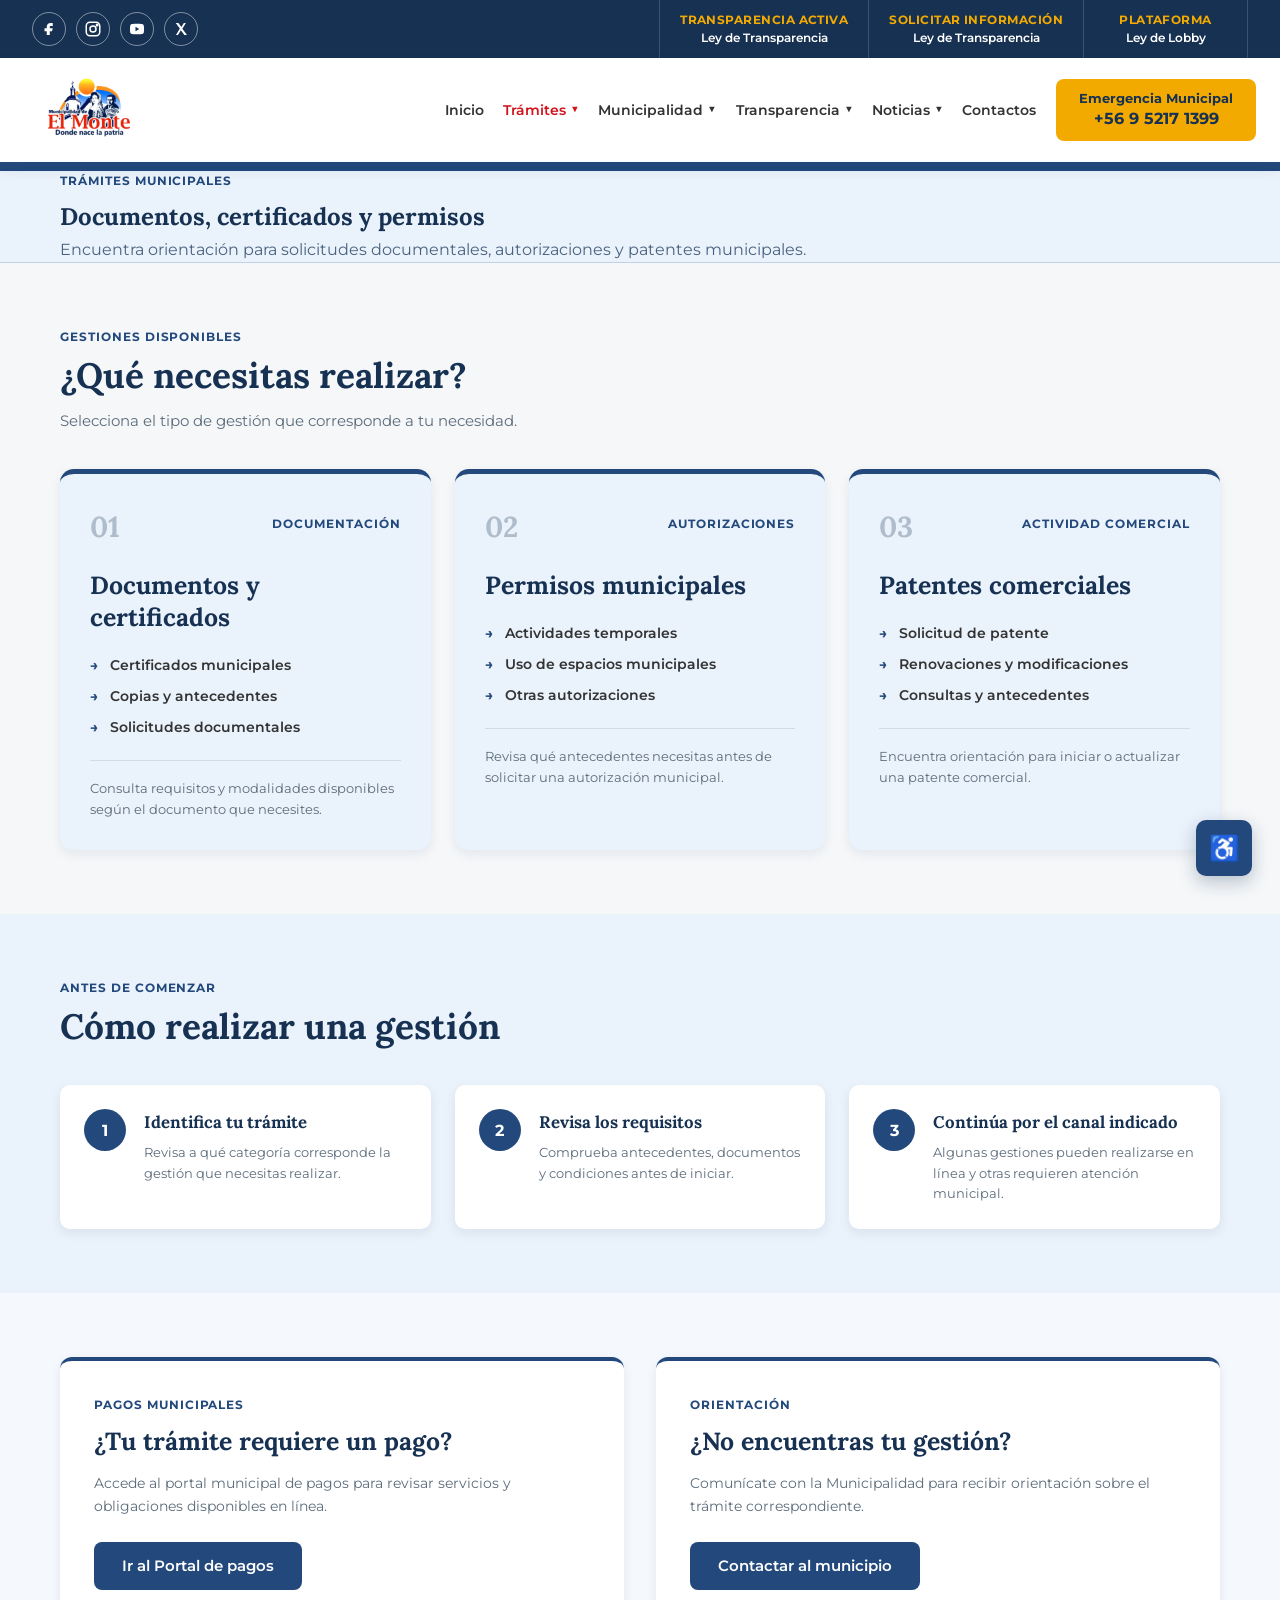
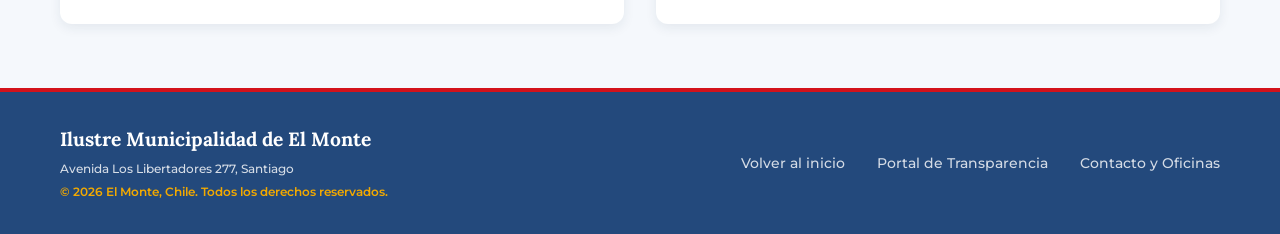
<file: documentos-permisos.html>
<!DOCTYPE html>
<html lang="es">

<head>

    <meta charset="UTF-8">

    <meta
        name="viewport"
        content="width=device-width, initial-scale=1.0">

    <title>Documentos, certificados y permisos | Municipalidad de El Monte</title>


    <!-- Google Fonts -->
    <link
        rel="preconnect"
        href="https://fonts.googleapis.com">

    <link
        rel="preconnect"
        href="https://fonts.gstatic.com"
        crossorigin>

    <link
        href="https://fonts.googleapis.com/css2?family=Lora:ital,wght@0,400;0,600;0,700;1,400&family=Montserrat:wght@400;500;600;700&display=swap"
        rel="stylesheet">


    <!-- Hoja de estilos compartida -->
    <link
        rel="stylesheet"
        href="style.css">

</head>

<body class="documentos-permisos-page">

    <!-- =========================================
         ACCESIBILIDAD
    ========================================== -->

    <aside
        class="accessibility-widget"
        aria-label="Herramientas de accesibilidad">


        <button
            type="button"
            class="accessibility-toggle"
            id="accessibility-toggle"
            aria-label="Abrir herramientas de accesibilidad"
            aria-expanded="false"
            aria-controls="accessibility-panel">

            <span aria-hidden="true">♿</span>

        </button>


        <div
            class="accessibility-panel"
            id="accessibility-panel"
            hidden>


            <div class="accessibility-panel-header">

                <span>
                    Accesibilidad
                </span>


                <button
                    type="button"
                    class="accessibility-close"
                    id="accessibility-close"
                    aria-label="Cerrar herramientas de accesibilidad">

                    ×

                </button>

            </div>


            <div class="accessibility-controls">


                <div class="accessibility-control-group">

                    <span class="accessibility-control-label">
                        Tamaño del texto
                    </span>


                    <div class="accessibility-text-buttons">

                        <button
                            type="button"
                            class="accessibility-action"
                            id="font-decrease"
                            aria-label="Disminuir tamaño del texto">
                            A−
                        </button>

                        <button
                            type="button"
                            class="accessibility-action"
                            id="font-reset"
                            aria-label="Restablecer tamaño del texto">
                            A
                        </button>

                        <button
                            type="button"
                            class="accessibility-action"
                            id="font-increase"
                            aria-label="Aumentar tamaño del texto">
                            A+
                        </button>

                    </div>

                </div>


                <button
                    type="button"
                    class="accessibility-option"
                    id="contrast-toggle"
                    aria-pressed="false">

                    <span aria-hidden="true">◐</span>

                    Alto contraste

                </button>


                <button
                    type="button"
                    class="accessibility-option"
                    id="links-toggle"
                    aria-pressed="false">

                    <span aria-hidden="true">Aa</span>

                    Subrayar enlaces

                </button>


                <button
                    type="button"
                    class="accessibility-reset"
                    id="accessibility-reset">

                    Restablecer ajustes

                </button>


            </div>

        </div>

    </aside>

    <!-- =========================================
         BARRA SUPERIOR
    ========================================== -->

    <div class="utility-bar">

        <div class="utility-bar-inner">


            <!-- Redes sociales -->
            <div
                class="social-links"
                aria-label="Redes sociales municipales">


                <a
                    href="#"
                    aria-label="Facebook de la Municipalidad">

                    <svg
                        viewBox="0 0 24 24"
                        aria-hidden="true">

                        <path d="M14 8h3V4h-3c-3 0-5 2-5 5v2H6v4h3v5h4v-5h3l1-4h-4V9c0-.7.3-1 1-1z"/>

                    </svg>

                </a>


                <a
                    href="#"
                    aria-label="Instagram de la Municipalidad">

                    <svg
                        viewBox="0 0 24 24"
                        aria-hidden="true">

                        <rect
                            x="3"
                            y="3"
                            width="18"
                            height="18"
                            rx="5"/>

                        <circle
                            cx="12"
                            cy="12"
                            r="4"/>

                        <circle
                            cx="17.5"
                            cy="6.5"
                            r="1"/>

                    </svg>

                </a>


                <a
                    href="#"
                    aria-label="YouTube de la Municipalidad">

                    <svg
                        viewBox="0 0 24 24"
                        aria-hidden="true">

                        <path d="M21 7.5a3 3 0 0 0-2.1-2.1C17.1 5 12 5 12 5s-5.1 0-6.9.4A3 3 0 0 0 3 7.5C2.6 9.3 2.6 12 2.6 12s0 2.7.4 4.5a3 3 0 0 0 2.1 2.1c1.8.4 6.9.4 6.9.4s5.1 0 6.9-.4a3 3 0 0 0 2.1-2.1c.4-1.8.4-4.5.4-4.5s0-2.7-.4-4.5z"/>

                        <path
                            class="social-play"
                            d="M10 9l5 3-5 3z"/>

                    </svg>

                </a>


                <a
                    href="#"
                    aria-label="X de la Municipalidad">

                    <svg
                        viewBox="0 0 24 24"
                        aria-hidden="true">

                        <path d="M5 4l5.5 7.3L5.3 20H8l3.8-6.2L16.5 20H20l-6.2-8.2L18.5 4h-2.7l-3.3 5.3L8.5 4z"/>

                    </svg>

                </a>


            </div>


            <!-- Transparencia -->
            <nav
                class="utility-links"
                aria-label="Accesos de transparencia">


                <a
                    href="https://www.portaltransparencia.cl/PortalPdT/directorio-de-organismos-regulados/?org=MU084"
                    target="_blank"
                    rel="noopener noreferrer">

                    <span>
                        Transparencia Activa
                    </span>

                    <small>
                        Ley de Transparencia
                    </small>

                </a>


                <a
                    href="https://www.portaltransparencia.cl/PortalPdT/web/guest/directorio-de-organismos-regulados?p_p_id=pdtorganismos_WAR_pdtorganismosportlet&orgcode=f3c0e3bf2ba13ee6ce7f537f50f5d09c"
                    target="_blank"
                    rel="noopener noreferrer">

                    <span>
                        Solicitar Información
                    </span>

                    <small>
                        Ley de Transparencia
                    </small>

                </a>


                <a href="#">

                    <span>
                        Plataforma
                    </span>

                    <small>
                        Ley de Lobby
                    </small>

                </a>


            </nav>


        </div>

    </div>

    <!-- =========================================
         HEADER
    ========================================== -->

    <header class="site-header">

        <div class="header-container">


            <div class="logo">

                <a href="index.html">

                    <img
                        src="logos/munielmonte.png"
                        alt="Logo Municipalidad El Monte"
                        class="main-logo">

                </a>

            </div>


            <div class="header-right">


                <nav
                    class="main-nav"
                    aria-label="Navegación principal">

                    <ul>


                        <li>

                            <a href="index.html">
                                Inicio
                            </a>

                        </li>


                        <!-- Trámites -->
                        <li class="nav-item-has-submenu">

                            <a
                                href="tramites.html"
                                class="active">

                                Trámites

                                <span
                                    class="nav-arrow"
                                    aria-hidden="true">
                                    ▼
                                </span>

                            </a>


                            <ul class="submenu">

                                <li>
                                    <a href="tramites.html">
                                        Todos los trámites
                                    </a>
                                </li>

                                <li>
                                    <a href="portal-pagos.html">
                                        Portal de pagos
                                    </a>
                                </li>

                                <li>
                                    <a href="documentos-permisos.html">
                                        Documentos, certificados y permisos
                                    </a>
                                </li>

                                <li>
                                    <a href="concursos-publicos.html">
                                        Concursos públicos
                                    </a>
                                </li>

                            </ul>

                        </li>


                        <!-- Municipalidad -->
                        <li class="nav-item-has-submenu">

                            <a href="municipalidad.html">

                                Municipalidad

                                <span
                                    class="nav-arrow"
                                    aria-hidden="true">
                                    ▼
                                </span>

                            </a>


                            <ul class="submenu">

                                <li>
                                    <a href="municipalidad.html">
                                        Nuestra Municipalidad
                                    </a>
                                </li>

                                <li>
                                    <a href="alcaldia.html">
                                        Alcaldía
                                    </a>
                                </li>

                                <li>
                                    <a href="concejo-municipal.html">
                                        Concejo Municipal
                                    </a>
                                </li>

                                <li>
                                    <a href="municipalidad.html#direcciones">
                                        Direcciones municipales
                                    </a>
                                </li>

                            </ul>

                        </li>


                        <!-- Transparencia -->
                        <li class="nav-item-has-submenu">

                            <a
                                href="https://www.portaltransparencia.cl/PortalPdT/directorio-de-organismos-regulados/?org=MU084"
                                target="_blank"
                                rel="noopener noreferrer">


                                Transparencia

                                <span
                                    class="nav-arrow"
                                    aria-hidden="true">
                                    ▼
                                </span>

                            </a>


                            <ul class="submenu">

                                <li>
                                    <a
                                        href="https://www.portaltransparencia.cl/PortalPdT/directorio-de-organismos-regulados/?org=MU084"
                                        target="_blank"
                                        rel="noopener noreferrer">

                                        Transparencia Activa

                                    </a>
                                </li>


                                <li>
                                    <a
                                        href="https://www.portaltransparencia.cl/PortalPdT/web/guest/directorio-de-organismos-regulados?p_p_id=pdtorganismos_WAR_pdtorganismosportlet&orgcode=f3c0e3bf2ba13ee6ce7f537f50f5d09c"
                                        target="_blank"
                                        rel="noopener noreferrer">

                                        Solicitar información

                                    </a>
                                </li>


                                <li>
                                    <a href="#">
                                        Ley de Lobby
                                    </a>
                                </li>

                            </ul>

                        </li>


                        <!-- Noticias -->
                        <li class="nav-item-has-submenu">

                            <a href="noticias.html">

                                Noticias

                                <span
                                    class="nav-arrow"
                                    aria-hidden="true">
                                    ▼
                                </span>

                            </a>


                            <ul class="submenu">

                                <li>
                                    <a href="noticias.html#panel-todas">
                                        Todas las noticias
                                    </a>
                                </li>

                                <li>
                                    <a href="agenda comunal.html">
                                        Agenda comunal
                                    </a>
                                </li>

                                <li>
                                    <a href="comunicados.html">
                                        Comunicados
                                    </a>
                                </li>

                            </ul>

                        </li>


                        <!-- Contactos -->
                        <li>

                            <a href="contactos.html">
                                Contactos
                            </a>

                        </li>


                    </ul>

                </nav>


                <a
                    href="tel:+56952171399"
                    class="emergency-btn">

                    <span>
                        Emergencia Municipal
                    </span>

                    <strong>
                        +56 9 5217 1399
                    </strong>

                </a>


            </div>

        </div>

    </header>

    <!-- =========================================
         CONTENIDO
    ========================================== -->

    <main>

        <!-- =========================================
            HERO INTERNO
        ========================================== -->

        <section class="tramites-hero documentos-permisos-hero">

            <div class="container tramites-hero-content">

                <span class="section-kicker-accent">
                    TRÁMITES MUNICIPALES
                </span>

                <h1>
                    Documentos, certificados y permisos
                </h1>

                <p>
                    Encuentra orientación para solicitudes documentales,
                    autorizaciones y patentes municipales.
                </p>

            </div>

        </section>

        <!-- =========================================
            CATEGORÍAS PRINCIPALES
        ========================================== -->

        <section class="documentos-directory">

            <div class="container">

                <div class="documentos-section-heading">

                    <span class="section-kicker">
                        GESTIONES DISPONIBLES
                    </span>

                    <h2>
                        ¿Qué necesitas realizar?
                    </h2>

                    <p>
                        Selecciona el tipo de gestión que corresponde
                        a tu necesidad.
                    </p>

                </div>

                <div class="documentos-category-grid">

                    <!-- =========================================
                        DOCUMENTOS Y CERTIFICADOS
                    ========================================== -->

                    <article
                        class="documentos-category-card
                            documentos-category-documents">

                        <div class="documentos-category-top">

                            <span class="documentos-category-number">
                                01
                            </span>

                            <span class="card-kicker">
                                DOCUMENTACIÓN
                            </span>

                        </div>


                        <h2>
                            Documentos y certificados
                        </h2>


                        <ul class="documentos-service-list">

                            <li>
                                Certificados municipales
                            </li>

                            <li>
                                Copias y antecedentes
                            </li>

                            <li>
                                Solicitudes documentales
                            </li>

                        </ul>


                        <p class="documentos-category-note">
                            Consulta requisitos y modalidades disponibles
                            según el documento que necesites.
                        </p>

                    </article>

                    <!-- =========================================
                        PERMISOS
                    ========================================== -->

                    <article
                        class="documentos-category-card
                            documentos-category-permits">

                        <div class="documentos-category-top">

                            <span class="documentos-category-number">
                                02
                            </span>

                            <span class="card-kicker">
                                AUTORIZACIONES
                            </span>

                        </div>


                        <h2>
                            Permisos municipales
                        </h2>


                        <ul class="documentos-service-list">

                            <li>
                                Actividades temporales
                            </li>

                            <li>
                                Uso de espacios municipales
                            </li>

                            <li>
                                Otras autorizaciones
                            </li>

                        </ul>


                        <p class="documentos-category-note">
                            Revisa qué antecedentes necesitas antes de
                            solicitar una autorización municipal.
                        </p>

                    </article>

                    <!-- =========================================
                        PATENTES
                    ========================================== -->

                    <article
                        class="documentos-category-card
                            documentos-category-patents">

                        <div class="documentos-category-top">

                            <span class="documentos-category-number">
                                03
                            </span>

                            <span class="card-kicker">
                                ACTIVIDAD COMERCIAL
                            </span>

                        </div>


                        <h2>
                            Patentes comerciales
                        </h2>


                        <ul class="documentos-service-list">

                            <li>
                                Solicitud de patente
                            </li>

                            <li>
                                Renovaciones y modificaciones
                            </li>

                            <li>
                                Consultas y antecedentes
                            </li>

                        </ul>


                        <p class="documentos-category-note">
                            Encuentra orientación para iniciar o actualizar
                            una patente comercial.
                        </p>

                    </article>

                </div>

            </div>

        </section>

        <!-- =========================================
            CÓMO REALIZAR UNA GESTIÓN
        ========================================== -->

        <section class="documentos-process">

            <div class="container">


                <div class="documentos-section-heading">

                    <span class="section-kicker">
                        ANTES DE COMENZAR
                    </span>

                    <h2>
                        Cómo realizar una gestión
                    </h2>

                </div>



                <div class="documentos-process-grid">


                    <!-- Paso 1 -->
                    <div class="documentos-step">

                        <span class="documentos-step-number">
                            1
                        </span>

                        <div>

                            <h3>
                                Identifica tu trámite
                            </h3>

                            <p>
                                Revisa a qué categoría corresponde
                                la gestión que necesitas realizar.
                            </p>

                        </div>

                    </div>



                    <!-- Paso 2 -->
                    <div class="documentos-step">

                        <span class="documentos-step-number">
                            2
                        </span>

                        <div>

                            <h3>
                                Revisa los requisitos
                            </h3>

                            <p>
                                Comprueba antecedentes, documentos
                                y condiciones antes de iniciar.
                            </p>

                        </div>

                    </div>



                    <!-- Paso 3 -->
                    <div class="documentos-step">

                        <span class="documentos-step-number">
                            3
                        </span>

                        <div>

                            <h3>
                                Continúa por el canal indicado
                            </h3>

                            <p>
                                Algunas gestiones pueden realizarse
                                en línea y otras requieren atención municipal.
                            </p>

                        </div>

                    </div>


                </div>

            </div>

        </section>

        <!-- =========================================
            PAGOS + AYUDA
        ========================================== -->

        <section class="documentos-actions">

            <div class="container documentos-actions-grid">


                <!-- Pago -->
                <div class="documentos-action-block documentos-action-payment">

                    <span class="section-kicker">
                        PAGOS MUNICIPALES
                    </span>

                    <h2>
                        ¿Tu trámite requiere un pago?
                    </h2>

                    <p>
                        Accede al portal municipal de pagos para revisar
                        servicios y obligaciones disponibles en línea.
                    </p>

                    <a
                        href="portal-pagos.html"
                        class="btn btn-primary">

                        Ir al Portal de pagos

                    </a>

                </div>



                <!-- Orientación -->
                <div class="documentos-action-block documentos-action-help">

                    <span class="section-kicker">
                        ORIENTACIÓN
                    </span>

                    <h2>
                        ¿No encuentras tu gestión?
                    </h2>

                    <p>
                        Comunícate con la Municipalidad para recibir
                        orientación sobre el trámite correspondiente.
                    </p>

                    <a
                        href="contactos.html"
                        class="btn btn-primary">

                        Contactar al municipio

                    </a>

                </div>


            </div>

        </section>

    </main>

    <!-- =========================================
         FOOTER
    ========================================== -->

    <footer class="site-footer">

        <div class="container footer-container">


            <div class="footer-brand">

                <h5>
                    Ilustre Municipalidad de El Monte
                </h5>

                <p class="footer-address">
                    Avenida Los Libertadores 277, Santiago
                </p>

                <p class="footer-copy">
                    © 2026 El Monte, Chile. Todos los derechos reservados.
                </p>

            </div>


            <nav
                class="footer-nav"
                aria-label="Navegación del pie de página">

                <ul>

                    <li>
                        <a href="index.html">
                            Volver al inicio
                        </a>
                    </li>

                    <li>
                        <a
                            href="https://www.portaltransparencia.cl/PortalPdT/directorio-de-organismos-regulados/?org=MU084"
                            target="_blank"
                            rel="noopener noreferrer">

                            Portal de Transparencia

                        </a>
                    </li>

                    <li>
                        <a href="contactos.html">
                            Contacto y Oficinas
                        </a>
                    </li>

                </ul>

            </nav>


        </div>

    </footer>

    <!-- JavaScript compartido -->
    <script src="script.js"></script>


</body>

</html>
</file>
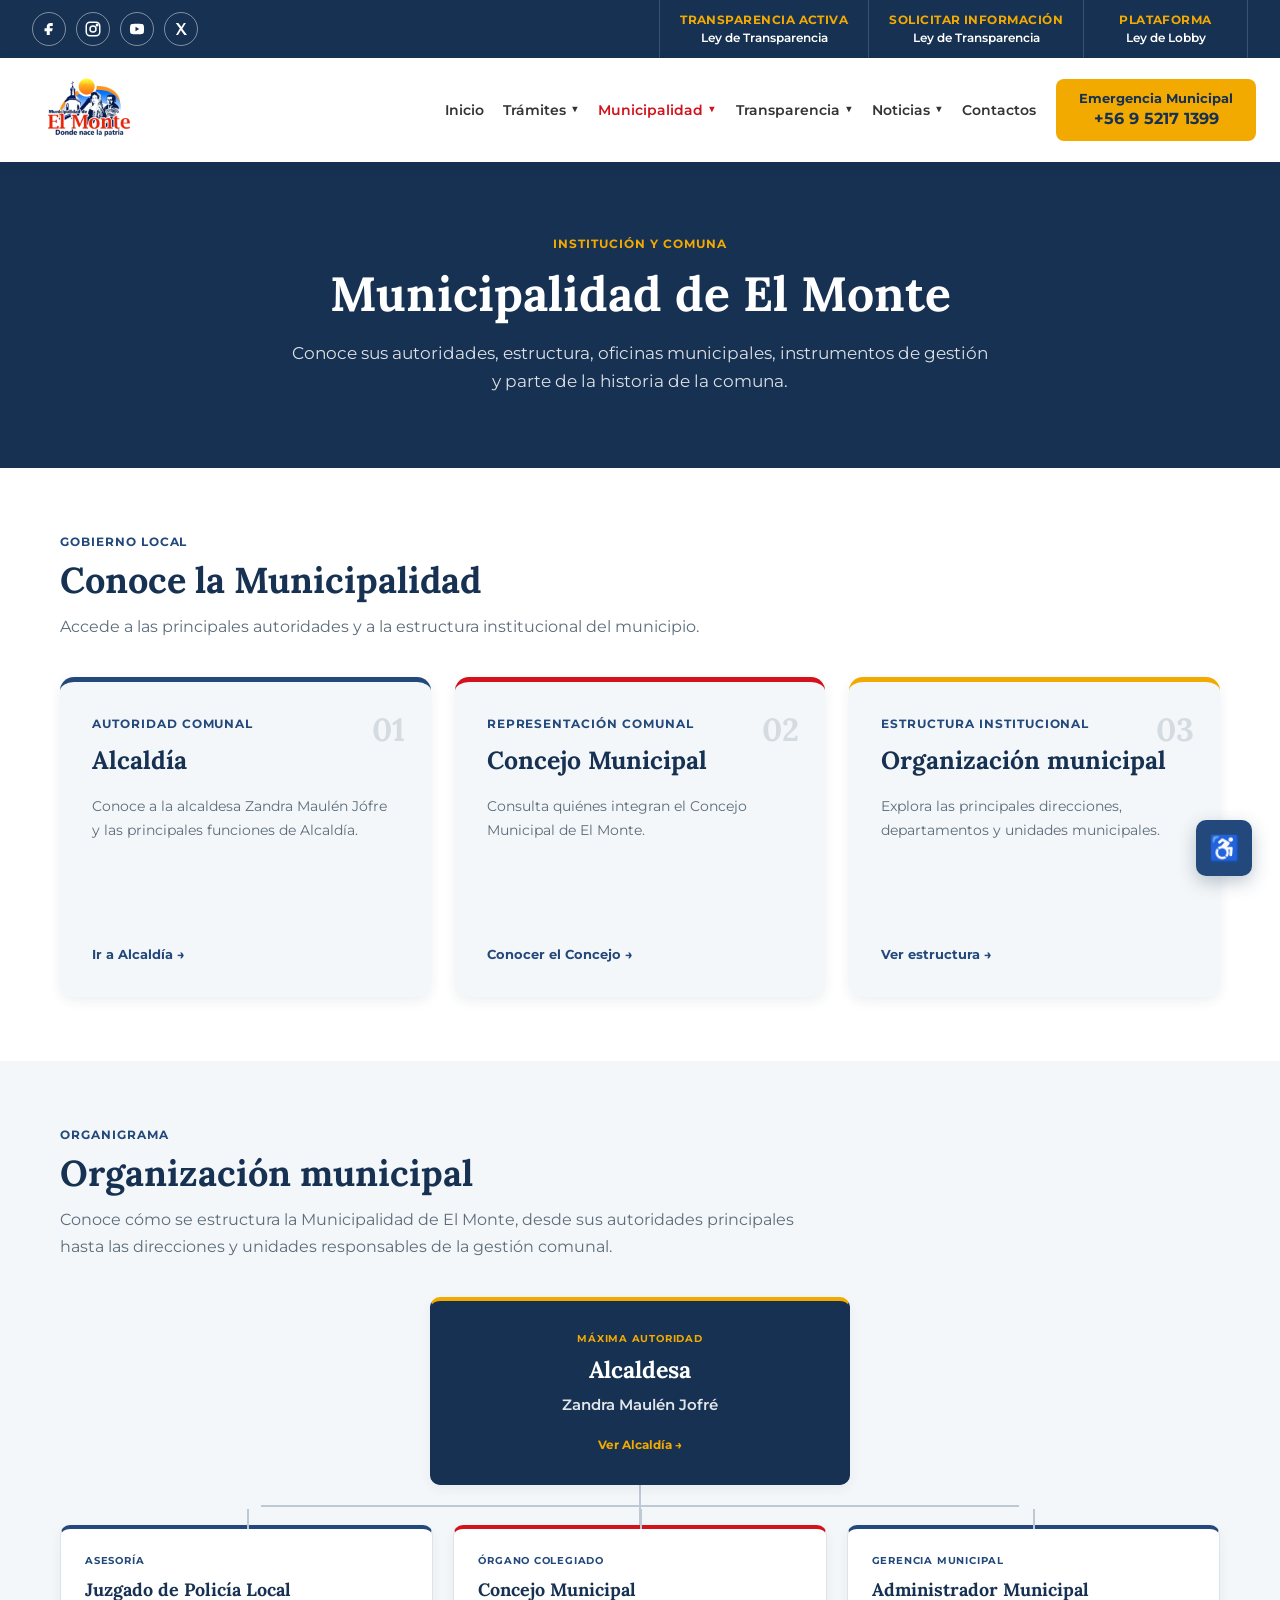
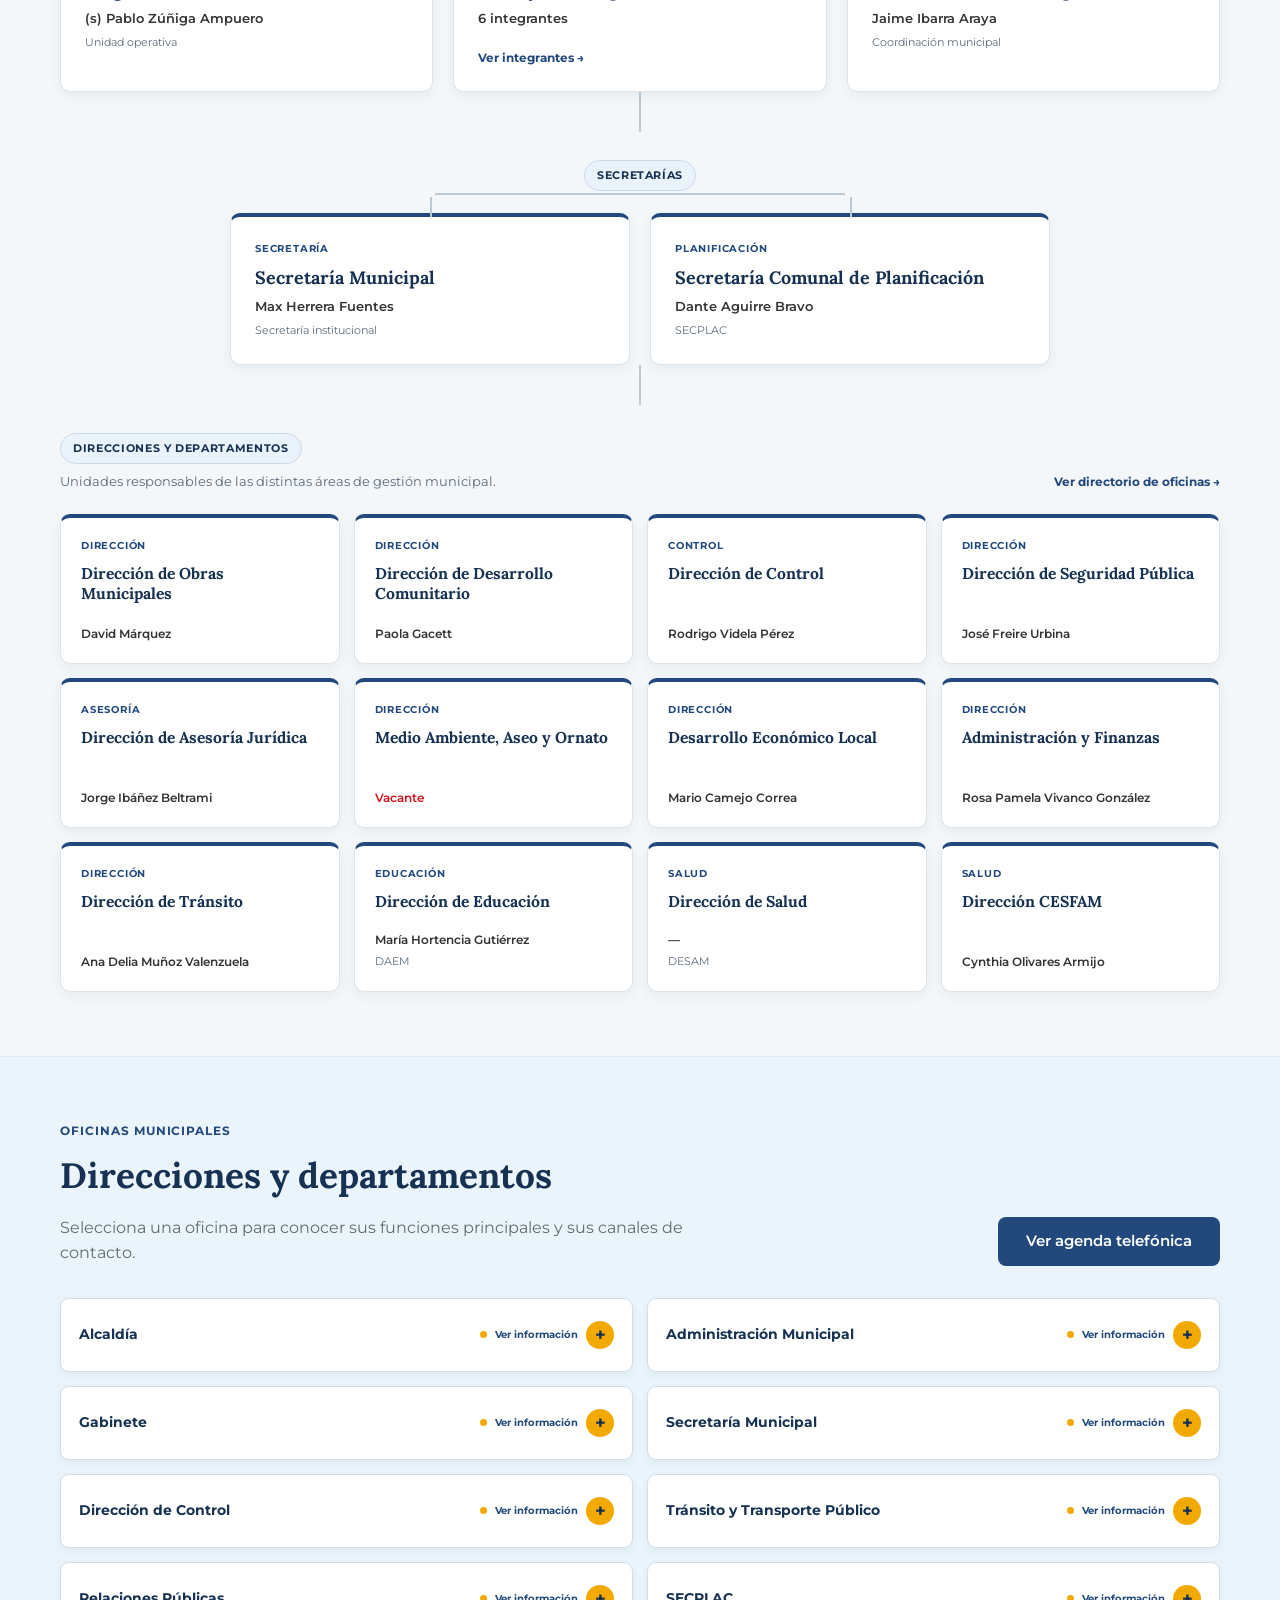
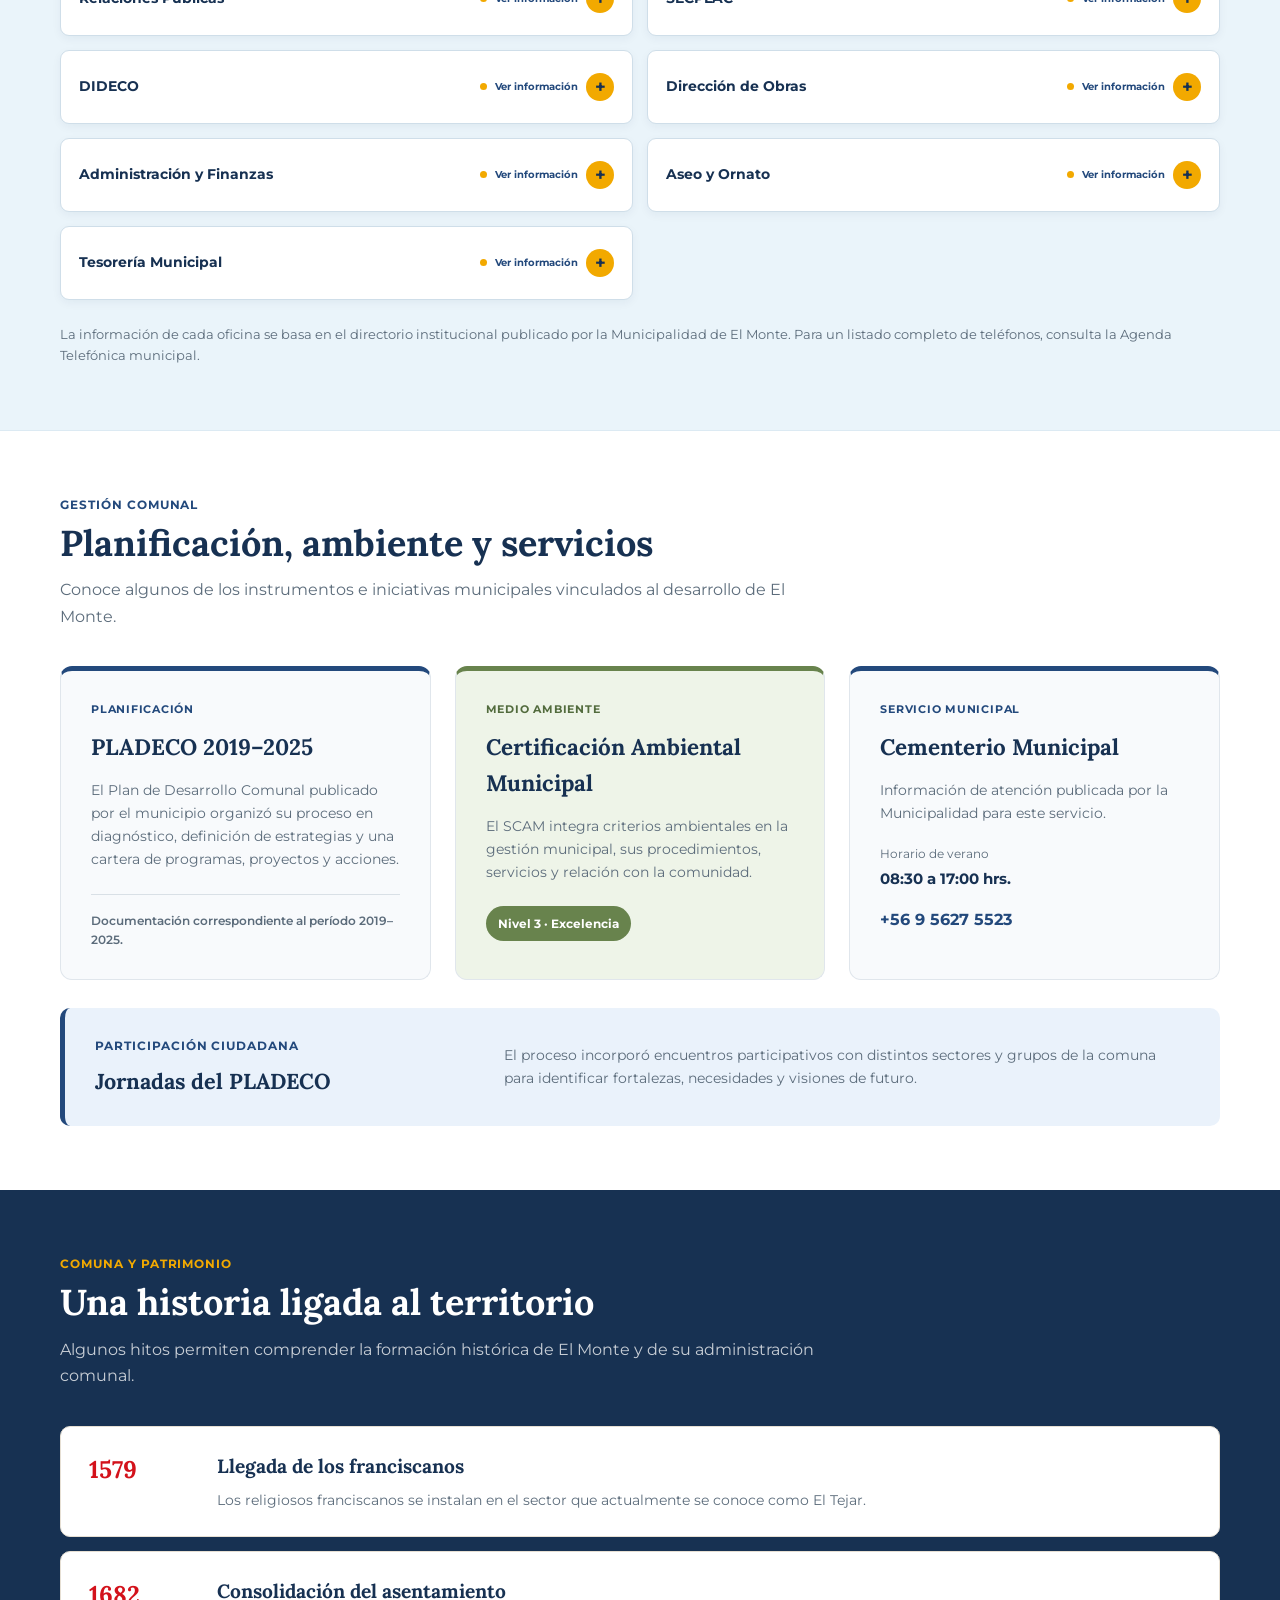
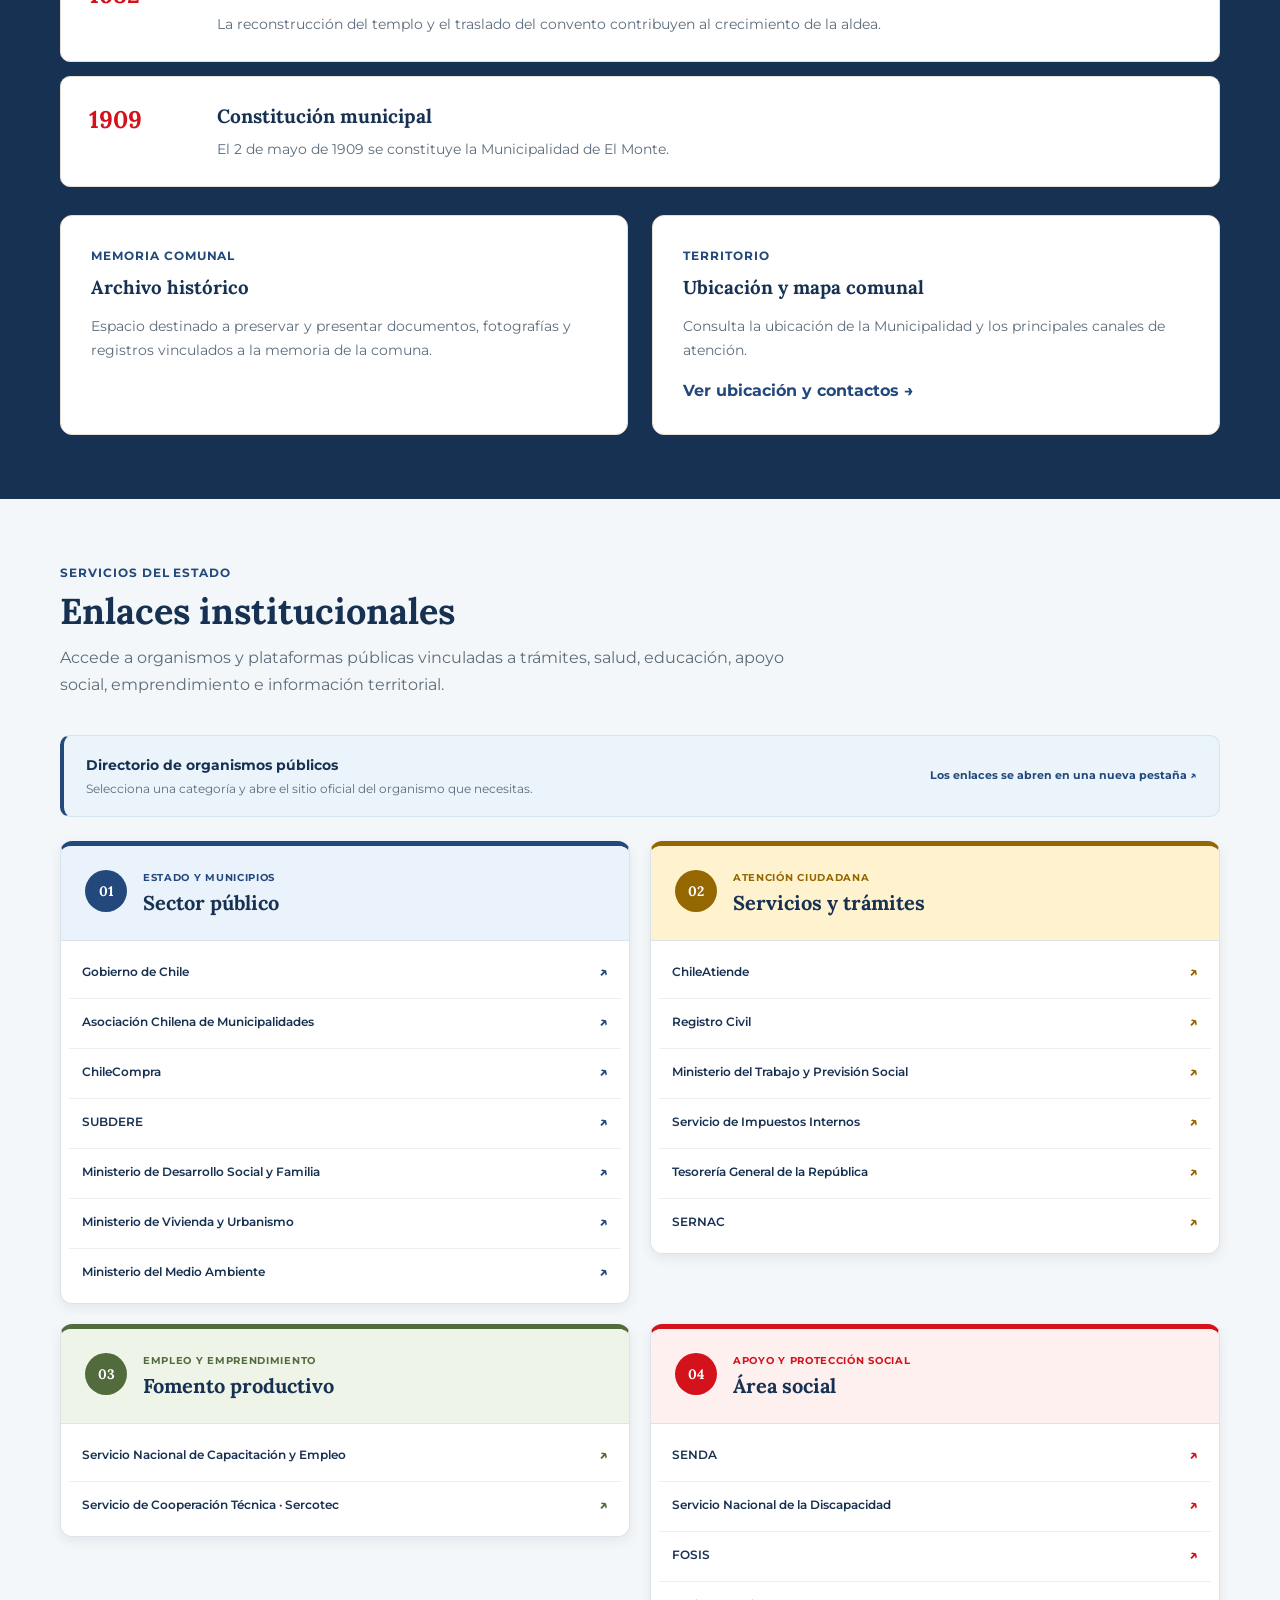
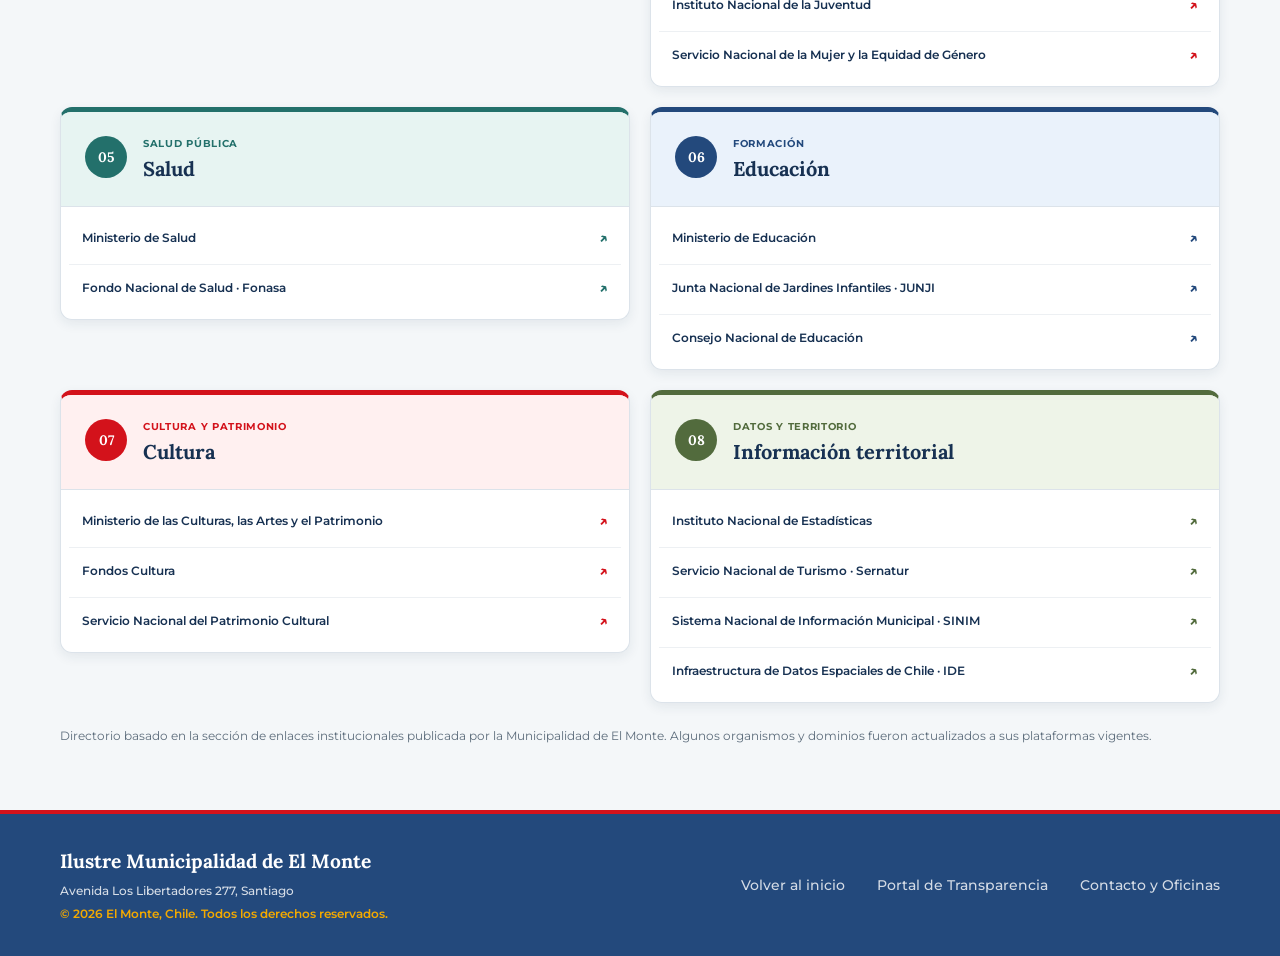
<file: municipalidad.html>
<!DOCTYPE html>
<html lang="es">

<head>

    <meta charset="UTF-8">

    <meta
        name="viewport"
        content="width=device-width, initial-scale=1.0">

    <title>
        Municipalidad | Municipalidad de El Monte
    </title>


    <!-- Google Fonts -->
    <link
        rel="preconnect"
        href="https://fonts.googleapis.com">

    <link
        rel="preconnect"
        href="https://fonts.gstatic.com"
        crossorigin>

    <link
        href="https://fonts.googleapis.com/css2?family=Lora:ital,wght@0,400;0,600;0,700;1,400&family=Montserrat:wght@400;500;600;700&display=swap"
        rel="stylesheet">


    <!-- Hoja de estilos compartida -->
    <link
        rel="stylesheet"
        href="style.css">

</head>

<body class="municipalidad-page">

    <!-- =========================================
         ACCESIBILIDAD
    ========================================== -->

    <aside
        class="accessibility-widget"
        aria-label="Herramientas de accesibilidad">

        <button
            type="button"
            class="accessibility-toggle"
            id="accessibility-toggle"
            aria-label="Abrir herramientas de accesibilidad"
            aria-expanded="false"
            aria-controls="accessibility-panel">

            <span aria-hidden="true">♿</span>

        </button>


        <div
            class="accessibility-panel"
            id="accessibility-panel"
            hidden>

            <div class="accessibility-panel-header">

                <span>
                    Accesibilidad
                </span>

                <button
                    type="button"
                    class="accessibility-close"
                    id="accessibility-close"
                    aria-label="Cerrar herramientas de accesibilidad">

                    ×

                </button>

            </div>


            <div class="accessibility-controls">

                <div class="accessibility-control-group">

                    <span class="accessibility-control-label">
                        Tamaño del texto
                    </span>

                    <div class="accessibility-text-buttons">

                        <button
                            type="button"
                            class="accessibility-action"
                            id="font-decrease"
                            aria-label="Disminuir tamaño del texto">

                            A−

                        </button>

                        <button
                            type="button"
                            class="accessibility-action"
                            id="font-reset"
                            aria-label="Restablecer tamaño del texto">

                            A

                        </button>

                        <button
                            type="button"
                            class="accessibility-action"
                            id="font-increase"
                            aria-label="Aumentar tamaño del texto">

                            A+

                        </button>

                    </div>

                </div>


                <button
                    type="button"
                    class="accessibility-option"
                    id="contrast-toggle"
                    aria-pressed="false">

                    <span aria-hidden="true">◐</span>
                    Alto contraste

                </button>


                <button
                    type="button"
                    class="accessibility-option"
                    id="links-toggle"
                    aria-pressed="false">

                    <span aria-hidden="true">Aa</span>
                    Subrayar enlaces

                </button>


                <button
                    type="button"
                    class="accessibility-reset"
                    id="accessibility-reset">

                    Restablecer ajustes

                </button>

            </div>

        </div>

    </aside>

    <!-- =========================================
         BARRA SUPERIOR
    ========================================== -->

    <div class="utility-bar">
        <div class="utility-bar-inner">

            <div
                class="social-links"
                aria-label="Redes sociales municipales">

                <a
                    href="#"
                    aria-label="Facebook de la Municipalidad">

                    <svg
                        viewBox="0 0 24 24"
                        aria-hidden="true">

                        <path d="M14 8h3V4h-3c-3 0-5 2-5 5v2H6v4h3v5h4v-5h3l1-4h-4V9c0-.7.3-1 1-1z"/>
                    </svg>
                </a>

                <a
                    href="#"
                    aria-label="Instagram de la Municipalidad">

                    <svg
                        viewBox="0 0 24 24"
                        aria-hidden="true">

                        <rect
                            x="3"
                            y="3"
                            width="18"
                            height="18"
                            rx="5"/>

                        <circle
                            cx="12"
                            cy="12"
                            r="4"/>

                        <circle
                            cx="17.5"
                            cy="6.5"
                            r="1"/>
                    </svg>
                </a>

                <a
                    href="#"
                    aria-label="YouTube de la Municipalidad">

                    <svg
                        viewBox="0 0 24 24"
                        aria-hidden="true">

                        <path d="M21 7.5a3 3 0 0 0-2.1-2.1C17.1 5 12 5 12 5s-5.1 0-6.9.4A3 3 0 0 0 3 7.5C2.6 9.3 2.6 12 2.6 12s0 2.7.4 4.5a3 3 0 0 0 2.1 2.1c1.8.4 6.9.4 6.9.4s5.1 0 6.9-.4a3 3 0 0 0 2.1-2.1c.4-1.8.4-4.5.4-4.5s0-2.7-.4-4.5z"/>

                        <path
                            class="social-play"
                            d="M10 9l5 3-5 3z"/>
                    </svg>
                </a>


                <a
                    href="#"
                    aria-label="X de la Municipalidad">

                    <svg
                        viewBox="0 0 24 24"
                        aria-hidden="true">

                        <path d="M5 4l5.5 7.3L5.3 20H8l3.8-6.2L16.5 20H20l-6.2-8.2L18.5 4h-2.7l-3.3 5.3L8.5 4z"/>
                    </svg>
                </a>
            </div>

            <nav
                class="utility-links"
                aria-label="Accesos de transparencia">

                <a
                    href="https://www.portaltransparencia.cl/PortalPdT/directorio-de-organismos-regulados/?org=MU084"
                    target="_blank"
                    rel="noopener noreferrer">

                    <span>
                        Transparencia Activa
                    </span>

                    <small>
                        Ley de Transparencia
                    </small>
                </a>


                <a
                    href="https://www.portaltransparencia.cl/PortalPdT/web/guest/directorio-de-organismos-regulados?p_p_id=pdtorganismos_WAR_pdtorganismosportlet&orgcode=f3c0e3bf2ba13ee6ce7f537f50f5d09c"
                    target="_blank"
                    rel="noopener noreferrer">

                    <span>
                        Solicitar Información
                    </span>

                    <small>
                        Ley de Transparencia
                    </small>
                </a>


                <a href="#">
                    <span>
                        Plataforma
                    </span>

                    <small>
                        Ley de Lobby
                    </small>
                </a>
            </nav>

        </div>
    </div>

    <!-- =========================================
         HEADER
    ========================================== -->

    <header class="site-header">
        <div class="header-container">

            <div class="logo">
                <a href="index.html">

                    <img
                        src="logos/munielmonte.png"
                        alt="Logo Municipalidad El Monte"
                        class="main-logo">

                </a>
            </div>

            <div class="header-right">

                <nav
                    class="main-nav"
                    aria-label="Navegación principal">

                    <ul>

                        <!-- Inicio -->
                        <li>

                            <a href="index.html">
                                Inicio
                            </a>

                        </li>


                        <!-- Trámites -->
                        <li class="nav-item-has-submenu">

                            <a href="tramites.html">

                                Trámites

                                <span
                                    class="nav-arrow"
                                    aria-hidden="true">

                                    ▼

                                </span>

                            </a>


                            <ul class="submenu">

                                <li>
                                    <a href="tramites.html">
                                        Todos los trámites
                                    </a>
                                </li>

                                <li>
                                    <a href="portal-pagos.html">
                                        Portal de pagos
                                    </a>
                                </li>

                                <li>
                                    <a href="documentos-permisos.html">
                                        Documentos, certificados y permisos
                                    </a>
                                </li>

                                <li>
                                    <a href="concursos-publicos.html">
                                        Concursos públicos
                                    </a>
                                </li>

                            </ul>

                        </li>


                        <!-- Municipalidad -->
                        <li class="nav-item-has-submenu">

                            <a
                                href="municipalidad.html"
                                class="active">

                                Municipalidad

                                <span
                                    class="nav-arrow"
                                    aria-hidden="true">

                                    ▼

                                </span>

                            </a>


                            <ul class="submenu">

                                <li>
                                    <a href="municipalidad.html">
                                        Nuestra Municipalidad
                                    </a>
                                </li>

                                <li>
                                    <a href="alcaldia.html">
                                        Alcaldía
                                    </a>
                                </li>

                                <li>
                                    <a href="concejo-municipal.html">
                                        Concejo Municipal
                                    </a>
                                </li>

                                <li>
                                    <a href="municipalidad.html#direcciones">
                                        Direcciones municipales
                                    </a>
                                </li>

                            </ul>

                        </li>


                        <!-- Transparencia -->
                        <li class="nav-item-has-submenu">

                            <a
                                href="https://www.portaltransparencia.cl/PortalPdT/directorio-de-organismos-regulados/?org=MU084"
                                target="_blank"
                                rel="noopener noreferrer">

                                Transparencia

                                <span
                                    class="nav-arrow"
                                    aria-hidden="true">

                                    ▼

                                </span>

                            </a>


                            <ul class="submenu">

                                <li>

                                    <a
                                        href="https://www.portaltransparencia.cl/PortalPdT/directorio-de-organismos-regulados/?org=MU084"
                                        target="_blank"
                                        rel="noopener noreferrer">

                                        Transparencia Activa

                                    </a>

                                </li>


                                <li>

                                    <a
                                        href="https://www.portaltransparencia.cl/PortalPdT/web/guest/directorio-de-organismos-regulados?p_p_id=pdtorganismos_WAR_pdtorganismosportlet&orgcode=f3c0e3bf2ba13ee6ce7f537f50f5d09c"
                                        target="_blank"
                                        rel="noopener noreferrer">

                                        Solicitar información

                                    </a>

                                </li>


                                <li>

                                    <a href="#">
                                        Ley de Lobby
                                    </a>

                                </li>

                            </ul>

                        </li>


                        <!-- Noticias -->
                        <li class="nav-item-has-submenu">

                            <a href="noticias.html">

                                Noticias

                                <span
                                    class="nav-arrow"
                                    aria-hidden="true">

                                    ▼

                                </span>

                            </a>


                            <ul class="submenu">

                                <li>
                                    <a href="noticias.html#panel-todas">
                                        Todas las noticias
                                    </a>
                                </li>

                                <li>
                                    <a href="agenda comunal.html">
                                        Agenda comunal
                                    </a>
                                </li>

                                <li>
                                    <a href="comunicados.html">
                                        Comunicados
                                    </a>
                                </li>

                            </ul>

                        </li>


                        <!-- Contactos -->
                        <li>

                            <a href="contactos.html">
                                Contactos
                            </a>

                        </li>

                    </ul>

                </nav>


                <a
                    href="tel:+56952171399"
                    class="emergency-btn">

                    <span>
                        Emergencia Municipal
                    </span>

                    <strong>
                        +56 9 5217 1399
                    </strong>

                </a>

            </div>

        </div>

    </header>

    <!-- =========================================
         CONTENIDO
    ========================================== -->

    <main>

        <!-- =========================================
            HERO PRINCIPAL
        ========================================== -->

        <section class="main-page-hero">

            <div class="container main-page-hero-content">

                <span class="section-kicker-accent">
                    INSTITUCIÓN Y COMUNA
                </span>

                <h1>
                    Municipalidad de El Monte
                </h1>

                <p>
                    Conoce sus autoridades, estructura,
                    oficinas municipales, instrumentos de gestión
                    y parte de la historia de la comuna.
                </p>

            </div>

        </section>

        <!-- =========================================
             GOBIERNO MUNICIPAL
        ========================================== -->

        <section class="municipalidad-government">

            <div class="container">


                <div class="municipalidad-section-heading">

                    <span class="section-kicker">
                        GOBIERNO LOCAL
                    </span>

                    <h2>
                        Conoce la Municipalidad
                    </h2>

                    <p>
                        Accede a las principales autoridades
                        y a la estructura institucional del municipio.
                    </p>

                </div>


                <div class="municipalidad-feature-grid">


                    <!-- Alcaldía -->
                    <a
                        href="alcaldia.html"
                        class="municipalidad-feature-card
                               municipalidad-feature-mayor">

                        <span class="municipalidad-card-number">
                            01
                        </span>

                        <span class="card-kicker">
                            AUTORIDAD COMUNAL
                        </span>

                        <h3>
                            Alcaldía
                        </h3>

                        <p>
                            Conoce a la alcaldesa Zandra Maulén Jófre
                            y las principales funciones de Alcaldía.
                        </p>

                        <span class="municipalidad-card-action">
                            Ir a Alcaldía →
                        </span>

                    </a>


                    <!-- Concejo -->
                    <a
                        href="concejo-municipal.html"
                        class="municipalidad-feature-card
                               municipalidad-feature-council">

                        <span class="municipalidad-card-number">
                            02
                        </span>

                        <span class="card-kicker">
                            REPRESENTACIÓN COMUNAL
                        </span>

                        <h3>
                            Concejo Municipal
                        </h3>

                        <p>
                            Consulta quiénes integran el Concejo
                            Municipal de El Monte.
                        </p>

                        <span class="municipalidad-card-action">
                            Conocer el Concejo →
                        </span>

                    </a>


                    <!-- Organización -->
                    <a
                        href="#organizacion"
                        class="municipalidad-feature-card
                               municipalidad-feature-organization">

                        <span class="municipalidad-card-number">
                            03
                        </span>

                        <span class="card-kicker">
                            ESTRUCTURA INSTITUCIONAL
                        </span>

                        <h3>
                            Organización municipal
                        </h3>

                        <p>
                            Explora las principales direcciones,
                            departamentos y unidades municipales.
                        </p>

                        <span class="municipalidad-card-action">
                            Ver estructura →
                        </span>

                    </a>


                </div>

            </div>

        </section>

        <!-- =========================================
            ORGANIGRAMA MUNICIPAL
        ========================================== -->

        <section
            class="municipalidad-organization"
            id="organizacion">

            <div class="container">

                <div class="municipalidad-section-heading">

                    <span class="section-kicker">
                        ORGANIGRAMA
                    </span>

                    <h2>
                        Organización municipal
                    </h2>

                    <p>
                        Conoce cómo se estructura la Municipalidad de El Monte,
                        desde sus autoridades principales hasta las direcciones
                        y unidades responsables de la gestión comunal.
                    </p>

                </div>

                <div class="municipal-orgchart">

                    <!-- =========================================
                        NIVEL 1 · ALCALDÍA
                    ========================================== -->

                    <div class="municipal-org-level municipal-org-level-primary">

                        <a
                            href="alcaldia.html"
                            class="municipal-org-node municipal-org-node-main">

                            <span class="municipal-org-type">
                                MÁXIMA AUTORIDAD
                            </span>

                            <h3>
                                Alcaldesa
                            </h3>

                            <strong>
                                Zandra Maulén Jofré
                            </strong>

                            <span class="municipal-org-action">
                                Ver Alcaldía →
                            </span>
                        </a>

                    </div>

                    <div
                        class="municipal-org-line municipal-org-line-vertical"
                        aria-hidden="true">
                    </div>

                    <!-- =========================================
                        NIVEL 2 · ÓRGANOS PRINCIPALES
                    ========================================== -->

                    <div class="municipal-org-level municipal-org-level-secondary">

                        <article class="municipal-org-node">

                            <span class="municipal-org-type">
                                ASESORÍA
                            </span>

                            <h3>
                                Juzgado de Policía Local
                            </h3>

                            <strong>
                                (s) Pablo Zúñiga Ampuero
                            </strong>

                            <small>
                                Unidad operativa
                            </small>

                        </article>

                        <a
                            href="concejo-municipal.html"
                            class="municipal-org-node municipal-org-node-council">

                            <span class="municipal-org-type">
                                ÓRGANO COLEGIADO
                            </span>

                            <h3>
                                Concejo Municipal
                            </h3>

                            <strong>
                                6 integrantes
                            </strong>

                            <span class="municipal-org-action">
                                Ver integrantes →
                            </span>
                        </a>

                        <article class="municipal-org-node">

                            <span class="municipal-org-type">
                                GERENCIA MUNICIPAL
                            </span>

                            <h3>
                                Administrador Municipal
                            </h3>

                            <strong>
                                Jaime Ibarra Araya
                            </strong>

                            <small>
                                Coordinación municipal
                            </small>

                        </article>

                    </div>


                    <div
                        class="municipal-org-line municipal-org-line-vertical"
                        aria-hidden="true">
                    </div>


                    <!-- =========================================
                        NIVEL 3 · SECRETARÍAS
                    ========================================== -->

                    <div class="municipal-org-group">

                        <span class="municipal-org-group-label">
                            Secretarías
                        </span>

                        <div class="municipal-org-level municipal-org-level-secretaries">


                            <article class="municipal-org-node">

                                <span class="municipal-org-type">
                                    SECRETARÍA
                                </span>

                                <h3>
                                    Secretaría Municipal
                                </h3>

                                <strong>
                                    Max Herrera Fuentes
                                </strong>

                                <small>
                                    Secretaría institucional
                                </small>

                            </article>


                            <article class="municipal-org-node">

                                <span class="municipal-org-type">
                                    PLANIFICACIÓN
                                </span>

                                <h3>
                                    Secretaría Comunal de Planificación
                                </h3>

                                <strong>
                                    Dante Aguirre Bravo
                                </strong>

                                <small>
                                    SECPLAC
                                </small>

                            </article>


                        </div>

                    </div>


                    <div
                        class="municipal-org-line municipal-org-line-vertical"
                        aria-hidden="true">
                    </div>


                    <!-- =========================================
                        NIVEL 4 · DIRECCIONES
                    ========================================== -->

                    <div class="municipal-org-group municipal-org-directions">

                        <div class="municipal-org-group-heading">

                            <div>

                                <span class="municipal-org-group-label">
                                    Direcciones y departamentos
                                </span>

                                <p>
                                    Unidades responsables de las distintas
                                    áreas de gestión municipal.
                                </p>

                            </div>


                            <a
                                href="#direcciones"
                                class="municipal-org-directory-link">

                                Ver directorio de oficinas →

                            </a>

                        </div>


                        <div class="municipal-org-directions-grid">


                            <article class="municipal-org-node municipal-org-node-compact">

                                <span class="municipal-org-type">
                                    DIRECCIÓN
                                </span>

                                <h3>
                                    Dirección de Obras Municipales
                                </h3>

                                <strong>
                                    David Márquez
                                </strong>

                            </article>


                            <article class="municipal-org-node municipal-org-node-compact">

                                <span class="municipal-org-type">
                                    DIRECCIÓN
                                </span>

                                <h3>
                                    Dirección de Desarrollo Comunitario
                                </h3>

                                <strong>
                                    Paola Gacett
                                </strong>

                            </article>


                            <article class="municipal-org-node municipal-org-node-compact">

                                <span class="municipal-org-type">
                                    CONTROL
                                </span>

                                <h3>
                                    Dirección de Control
                                </h3>

                                <strong>
                                    Rodrigo Videla Pérez
                                </strong>

                            </article>


                            <article class="municipal-org-node municipal-org-node-compact">

                                <span class="municipal-org-type">
                                    DIRECCIÓN
                                </span>

                                <h3>
                                    Dirección de Seguridad Pública
                                </h3>

                                <strong>
                                    José Freire Urbina
                                </strong>

                            </article>


                            <article class="municipal-org-node municipal-org-node-compact">

                                <span class="municipal-org-type">
                                    ASESORÍA
                                </span>

                                <h3>
                                    Dirección de Asesoría Jurídica
                                </h3>

                                <strong>
                                    Jorge Ibáñez Beltrami
                                </strong>

                            </article>


                            <article class="municipal-org-node municipal-org-node-compact">

                                <span class="municipal-org-type">
                                    DIRECCIÓN
                                </span>

                                <h3>
                                    Medio Ambiente, Aseo y Ornato
                                </h3>

                                <strong class="municipal-org-vacant">
                                    Vacante
                                </strong>

                            </article>


                            <article class="municipal-org-node municipal-org-node-compact">

                                <span class="municipal-org-type">
                                    DIRECCIÓN
                                </span>

                                <h3>
                                    Desarrollo Económico Local
                                </h3>

                                <strong>
                                    Mario Camejo Correa
                                </strong>

                            </article>


                            <article class="municipal-org-node municipal-org-node-compact">

                                <span class="municipal-org-type">
                                    DIRECCIÓN
                                </span>

                                <h3>
                                    Administración y Finanzas
                                </h3>

                                <strong>
                                    Rosa Pamela Vivanco González
                                </strong>

                            </article>


                            <article class="municipal-org-node municipal-org-node-compact">

                                <span class="municipal-org-type">
                                    DIRECCIÓN
                                </span>

                                <h3>
                                    Dirección de Tránsito
                                </h3>

                                <strong>
                                    Ana Delia Muñoz Valenzuela
                                </strong>

                            </article>


                            <article class="municipal-org-node municipal-org-node-compact">

                                <span class="municipal-org-type">
                                    EDUCACIÓN
                                </span>

                                <h3>
                                    Dirección de Educación
                                </h3>

                                <strong>
                                    María Hortencia Gutiérrez
                                </strong>

                                <small>
                                    DAEM
                                </small>

                            </article>


                            <article class="municipal-org-node municipal-org-node-compact">

                                <span class="municipal-org-type">
                                    SALUD
                                </span>

                                <h3>
                                    Dirección de Salud
                                </h3>

                                <strong>
                                    —
                                </strong>

                                <small>
                                    DESAM
                                </small>

                            </article>


                            <article class="municipal-org-node municipal-org-node-compact">

                                <span class="municipal-org-type">
                                    SALUD
                                </span>

                                <h3>
                                    Dirección CESFAM
                                </h3>

                                <strong>
                                    Cynthia Olivares Armijo
                                </strong>

                            </article>


                        </div>

                    </div>


                </div>

            </div>

        </section>

        <!-- =========================================
            DIRECCIONES Y OFICINAS
        ========================================== -->

        <section
            class="municipalidad-offices"
            id="direcciones">

            <div class="container">

                <!-- Encabezado -->
                <div class="municipalidad-offices-header">

                    <div>

                        <span class="section-kicker-accent">
                            OFICINAS MUNICIPALES
                        </span>

                        <h2>
                            Direcciones y departamentos
                        </h2>

                        <p>
                            Selecciona una oficina para conocer sus funciones
                            principales y sus canales de contacto.
                        </p>

                    </div>

                    <a
                        href="contactos.html#panel-telefonos"
                        class="btn btn-primary">

                        Ver agenda telefónica

                    </a>

                </div>

                <!-- =========================================
                    ACORDEÓN DE OFICINAS
                ========================================== -->

                <div class="municipalidad-office-accordion">

                    <!-- Alcaldía -->
                    <details class="municipal-office-card">

                        <summary class="municipal-office-summary">

                            <span class="municipal-office-title">
                                Alcaldía
                            </span>

                            <span class="municipal-office-interaction">

                                <span
                                    class="municipal-office-pulse"
                                    aria-hidden="true">
                                </span>

                                <span class="municipal-office-open-label">
                                    Ver información
                                </span>

                                <span class="municipal-office-close-label">
                                    Cerrar
                                </span>

                                <span
                                    class="municipal-office-chevron"
                                    aria-hidden="true">
                                    +
                                </span>

                            </span>

                        </summary>


                        <div class="municipal-office-content">

                            <span class="municipal-office-kicker">
                                AUTORIDAD COMUNAL
                            </span>

                            <p>
                                La Alcaldía dirige, administra y supervisa
                                el funcionamiento general de la Municipalidad.
                                Entre sus atribuciones se encuentran representar
                                al municipio y presidir el Concejo Municipal.
                            </p>


                            <div class="municipal-office-contact">

                                <a href="mailto:alcaldesa@munielmonte.cl">
                                    alcaldesa@munielmonte.cl
                                </a>

                                <a href="tel:+56225609702">
                                    2 2560 9702
                                </a>

                            </div>

                        </div>

                    </details>

                    <!-- Administración Municipal -->
                    <details class="municipal-office-card">

                        <summary class="municipal-office-summary">

                            <span class="municipal-office-title">
                                Administración Municipal
                            </span>

                            <span class="municipal-office-interaction">

                                <span
                                    class="municipal-office-pulse"
                                    aria-hidden="true">
                                </span>

                                <span class="municipal-office-open-label">
                                    Ver información
                                </span>

                                <span class="municipal-office-close-label">
                                    Cerrar
                                </span>

                                <span
                                    class="municipal-office-chevron"
                                    aria-hidden="true">
                                    +
                                </span>

                            </span>

                        </summary>


                        <div class="municipal-office-content">

                            <span class="municipal-office-kicker">
                                COORDINACIÓN MUNICIPAL
                            </span>

                            <p>
                                Coordina el funcionamiento de las distintas
                                unidades municipales y supervisa el cumplimiento
                                de políticas, planes, programas y metas de gestión.
                            </p>


                            <div class="municipal-office-contact">

                                <a href="mailto:dante.aguirre@munielmonte.cl">
                                    dante.aguirre@munielmonte.cl
                                </a>

                                <a href="tel:+56225609722">
                                    2 2560 9722
                                </a>

                            </div>

                        </div>

                    </details>

                    <!-- Gabinete -->
                    <details class="municipal-office-card">

                        <summary class="municipal-office-summary">

                            <span class="municipal-office-title">
                                Gabinete
                            </span>

                            <span class="municipal-office-interaction">

                                <span
                                    class="municipal-office-pulse"
                                    aria-hidden="true">
                                </span>

                                <span class="municipal-office-open-label">
                                    Ver información
                                </span>

                                <span class="municipal-office-close-label">
                                    Cerrar
                                </span>

                                <span
                                    class="municipal-office-chevron"
                                    aria-hidden="true">
                                    +
                                </span>

                            </span>

                        </summary>


                        <div class="municipal-office-content">

                            <span class="municipal-office-kicker">
                                APOYO A ALCALDÍA
                            </span>

                            <p>
                                Coordina actividades y agenda de Alcaldía,
                                gestiona requerimientos internos y apoya
                                la preparación de reuniones y documentación
                                vinculada a la gestión municipal.
                            </p>


                            <div class="municipal-office-contact">

                                <a href="mailto:pkappes@munielmonte.cl">
                                    pkappes@munielmonte.cl
                                </a>

                                <a href="tel:+56225609704">
                                    2 2560 9704
                                </a>

                            </div>

                        </div>

                    </details>

                    <!-- Secretaría Municipal -->
                    <details class="municipal-office-card">

                        <summary class="municipal-office-summary">

                            <span class="municipal-office-title">
                                Secretaría Municipal
                            </span>

                            <span class="municipal-office-interaction">

                                <span
                                    class="municipal-office-pulse"
                                    aria-hidden="true">
                                </span>

                                <span class="municipal-office-open-label">
                                    Ver información
                                </span>

                                <span class="municipal-office-close-label">
                                    Cerrar
                                </span>

                                <span
                                    class="municipal-office-chevron"
                                    aria-hidden="true">
                                    +
                                </span>

                            </span>

                        </summary>


                        <div class="municipal-office-content">

                            <span class="municipal-office-kicker">
                                SECRETARÍA INSTITUCIONAL
                            </span>

                            <p>
                                Apoya la gestión administrativa de Alcaldía,
                                coordina unidades municipales y desarrolla
                                funciones de Secretaría del Concejo Municipal
                                y de ministro de fe.
                            </p>


                            <div class="municipal-office-contact">

                                <a href="mailto:maxherrera@munielmonte.cl">
                                    maxherrera@munielmonte.cl
                                </a>

                                <a href="tel:+56225609721">
                                    2 2560 9721
                                </a>

                            </div>

                        </div>

                    </details>

                    <!-- Control -->
                    <details class="municipal-office-card">

                        <summary class="municipal-office-summary">

                            <span class="municipal-office-title">
                                Dirección de Control
                            </span>

                            <span class="municipal-office-interaction">

                                <span
                                    class="municipal-office-pulse"
                                    aria-hidden="true">
                                </span>

                                <span class="municipal-office-open-label">
                                    Ver información
                                </span>

                                <span class="municipal-office-close-label">
                                    Cerrar
                                </span>

                                <span
                                    class="municipal-office-chevron"
                                    aria-hidden="true">
                                    +
                                </span>

                            </span>

                        </summary>


                        <div class="municipal-office-content">

                            <span class="municipal-office-kicker">
                                CONTROL INTERNO
                            </span>

                            <p>
                                Fiscaliza la legalidad de la actuación municipal,
                                realiza auditorías internas y controla
                                la ejecución financiera y presupuestaria.
                            </p>


                            <div class="municipal-office-contact">

                                <a href="mailto:Rvidela@munielmonte.cl">
                                    Rvidela@munielmonte.cl
                                </a>

                                <a href="tel:+56225609715">
                                    2 2560 9715
                                </a>

                            </div>

                        </div>

                    </details>

                    <!-- Tránsito -->
                    <details class="municipal-office-card">

                        <summary class="municipal-office-summary">

                            <span class="municipal-office-title">
                                Tránsito y Transporte Público
                            </span>

                            <span class="municipal-office-interaction">

                                <span
                                    class="municipal-office-pulse"
                                    aria-hidden="true">
                                </span>

                                <span class="municipal-office-open-label">
                                    Ver información
                                </span>

                                <span class="municipal-office-close-label">
                                    Cerrar
                                </span>

                                <span
                                    class="municipal-office-chevron"
                                    aria-hidden="true">
                                    +
                                </span>

                            </span>

                        </summary>


                        <div class="municipal-office-content">

                            <span class="municipal-office-kicker">
                                TRÁNSITO
                            </span>

                            <p>
                                Gestiona materias asociadas al tránsito comunal,
                                licencias de conducir, permisos de circulación,
                                señalización vial y regulación del transporte público.
                            </p>


                            <div class="municipal-office-subservices">

                                <span>Licencias de conducir</span>
                                <span>Permisos de circulación</span>
                                <span>Ingeniería de tránsito</span>

                            </div>


                            <div class="municipal-office-contact">

                                <a href="mailto:amunoz@munielmonte.cl">
                                    amunoz@munielmonte.cl
                                </a>

                                <a href="tel:+56225609771">
                                    2 2560 9771
                                </a>

                            </div>

                        </div>

                    </details>

                    <!-- Relaciones Públicas -->
                    <details class="municipal-office-card">

                        <summary class="municipal-office-summary">

                            <span class="municipal-office-title">
                                Relaciones Públicas
                            </span>

                            <span class="municipal-office-interaction">

                                <span
                                    class="municipal-office-pulse"
                                    aria-hidden="true">
                                </span>

                                <span class="municipal-office-open-label">
                                    Ver información
                                </span>

                                <span class="municipal-office-close-label">
                                    Cerrar
                                </span>

                                <span
                                    class="municipal-office-chevron"
                                    aria-hidden="true">
                                    +
                                </span>

                            </span>

                        </summary>


                        <div class="municipal-office-content">

                            <span class="municipal-office-kicker">
                                COMUNICACIONES
                            </span>

                            <p>
                                Gestiona la comunicación entre la Municipalidad
                                y la comunidad, apoya actividades institucionales
                                y mantiene información de interés ciudadano.
                            </p>


                            <div class="municipal-office-contact">

                                <a href="tel:+56225609712">
                                    2 2560 9712
                                </a>

                            </div>

                        </div>

                    </details>

                    <!-- SECPLAC -->
                    <details class="municipal-office-card">

                        <summary class="municipal-office-summary">

                            <span class="municipal-office-title">
                                SECPLAC
                            </span>

                            <span class="municipal-office-interaction">

                                <span
                                    class="municipal-office-pulse"
                                    aria-hidden="true">
                                </span>

                                <span class="municipal-office-open-label">
                                    Ver información
                                </span>

                                <span class="municipal-office-close-label">
                                    Cerrar
                                </span>

                                <span
                                    class="municipal-office-chevron"
                                    aria-hidden="true">
                                    +
                                </span>

                            </span>

                        </summary>


                        <div class="municipal-office-content">

                            <span class="municipal-office-kicker">
                                PLANIFICACIÓN
                            </span>

                            <p>
                                Orienta la planificación territorial y social
                                de la comuna y participa en la formulación
                                de planes, programas, proyectos y estudios
                                para la gestión municipal.
                            </p>


                            <div class="municipal-office-contact">

                                <a href="mailto:jibarra@munielmonte.cl">
                                    jibarra@munielmonte.cl
                                </a>

                                <a href="tel:+56225609736">
                                    2 2560 9736
                                </a>

                            </div>

                        </div>

                    </details>

                    <!-- DIDECO -->
                    <details class="municipal-office-card">

                        <summary class="municipal-office-summary">

                            <span class="municipal-office-title">
                                DIDECO
                            </span>

                            <span class="municipal-office-interaction">

                                <span
                                    class="municipal-office-pulse"
                                    aria-hidden="true">
                                </span>

                                <span class="municipal-office-open-label">
                                    Ver información
                                </span>

                                <span class="municipal-office-close-label">
                                    Cerrar
                                </span>

                                <span
                                    class="municipal-office-chevron"
                                    aria-hidden="true">
                                    +
                                </span>

                            </span>

                        </summary>


                        <div class="municipal-office-content">

                            <span class="municipal-office-kicker">
                                DESARROLLO COMUNITARIO
                            </span>

                            <p>
                                Desarrolla acciones sociales, comunitarias
                                y culturales, asesora organizaciones territoriales
                                y administra programas sociales dirigidos
                                a habitantes de la comuna.
                            </p>


                            <div class="municipal-office-subservices">

                                <span>Asistencia Social</span>
                                <span>Organizaciones Comunitarias</span>
                                <span>Recreación y Deportes</span>

                            </div>


                            <div class="municipal-office-contact">

                                <a href="mailto:pgacett@munielmonte.cl">
                                    pgacett@munielmonte.cl
                                </a>

                                <a href="tel:+56225609757">
                                    2 2560 9757
                                </a>

                            </div>

                        </div>

                    </details>

                    <!-- Obras -->
                    <details class="municipal-office-card">

                        <summary class="municipal-office-summary">

                            <span class="municipal-office-title">
                                Dirección de Obras
                            </span>

                            <span class="municipal-office-interaction">

                                <span
                                    class="municipal-office-pulse"
                                    aria-hidden="true">
                                </span>

                                <span class="municipal-office-open-label">
                                    Ver información
                                </span>

                                <span class="municipal-office-close-label">
                                    Cerrar
                                </span>

                                <span
                                    class="municipal-office-chevron"
                                    aria-hidden="true">
                                    +
                                </span>

                            </span>

                        </summary>


                        <div class="municipal-office-content">

                            <span class="municipal-office-kicker">
                                OBRAS MUNICIPALES
                            </span>

                            <p>
                                Atiende materias relacionadas con planificación
                                urbana, permisos de edificación, inspección
                                y ejecución de proyectos de inversión municipal.
                            </p>


                            <div class="municipal-office-contact">

                                <a href="tel:+56225609723">
                                    2 2560 9723
                                </a>

                            </div>

                        </div>

                    </details>

                    <!-- Administración y Finanzas -->
                    <details class="municipal-office-card">

                        <summary class="municipal-office-summary">

                            <span class="municipal-office-title">
                                Administración y Finanzas
                            </span>

                            <span class="municipal-office-interaction">

                                <span
                                    class="municipal-office-pulse"
                                    aria-hidden="true">
                                </span>

                                <span class="municipal-office-open-label">
                                    Ver información
                                </span>

                                <span class="municipal-office-close-label">
                                    Cerrar
                                </span>

                                <span
                                    class="municipal-office-chevron"
                                    aria-hidden="true">
                                    +
                                </span>

                            </span>

                        </summary>


                        <div class="municipal-office-content">

                            <span class="municipal-office-kicker">
                                GESTIÓN FINANCIERA
                            </span>

                            <p>
                                Administra recursos financieros, contables
                                y presupuestarios del municipio, además de apoyar
                                la gestión de recursos humanos y materiales.
                            </p>


                            <div class="municipal-office-subservices">

                                <span>Contabilidad y Presupuesto</span>
                                <span>Tesorería</span>
                                <span>Rentas y Finanzas</span>
                                <span>Personal</span>
                                <span>Informática</span>

                            </div>


                            <div class="municipal-office-contact">

                                <a href="mailto:claudio.fuenzalida@munielmonte.cl">
                                    claudio.fuenzalida@munielmonte.cl
                                </a>

                                <a href="tel:+56225609731">
                                    2 2560 9731
                                </a>

                            </div>

                        </div>

                    </details>

                    <!-- Aseo y Ornato -->
                    <details class="municipal-office-card">

                        <summary class="municipal-office-summary">

                            <span class="municipal-office-title">
                                Aseo y Ornato
                            </span>

                            <span class="municipal-office-interaction">

                                <span
                                    class="municipal-office-pulse"
                                    aria-hidden="true">
                                </span>

                                <span class="municipal-office-open-label">
                                    Ver información
                                </span>

                                <span class="municipal-office-close-label">
                                    Cerrar
                                </span>

                                <span
                                    class="municipal-office-chevron"
                                    aria-hidden="true">
                                    +
                                </span>

                            </span>

                        </summary>


                        <div class="municipal-office-content">

                            <span class="municipal-office-kicker">
                                SERVICIOS URBANOS
                            </span>

                            <p>
                                Gestiona el aseo de espacios públicos,
                                áreas verdes, residuos domiciliarios,
                                materias ambientales y apoyo municipal
                                ante situaciones de emergencia.
                            </p>


                            <div class="municipal-office-subservices">

                                <span>Áreas verdes</span>
                                <span>Movilización</span>
                                <span>Emergencia</span>
                                <span>Medio ambiente y zoonosis</span>

                            </div>


                            <div class="municipal-office-contact">

                                <a href="tel:+56228183363">
                                    2 2818 3363
                                </a>

                            </div>

                        </div>

                    </details>

                    <!-- Tesorería -->
                    <details class="municipal-office-card">

                        <summary class="municipal-office-summary">

                            <span class="municipal-office-title">
                                Tesorería Municipal
                            </span>

                            <span class="municipal-office-interaction">

                                <span
                                    class="municipal-office-pulse"
                                    aria-hidden="true">
                                </span>

                                <span class="municipal-office-open-label">
                                    Ver información
                                </span>

                                <span class="municipal-office-close-label">
                                    Cerrar
                                </span>

                                <span
                                    class="municipal-office-chevron"
                                    aria-hidden="true">
                                    +
                                </span>

                            </span>

                        </summary>


                        <div class="municipal-office-content">

                            <span class="municipal-office-kicker">
                                TESORERÍA
                            </span>

                            <p>
                                Administra y custodia fondos municipales,
                                gestiona cuentas bancarias, recaudación,
                                pagos y garantías asociadas a la gestión financiera.
                            </p>


                            <div class="municipal-office-contact">

                                <a href="mailto:pvivanco@munielmonte.cl">
                                    pvivanco@munielmonte.cl
                                </a>

                                <a href="tel:+56225609726">
                                    2 2560 9726
                                </a>

                            </div>

                        </div>

                    </details>

                </div>

                <p class="municipalidad-offices-note">

                    La información de cada oficina se basa en el directorio
                    institucional publicado por la Municipalidad de El Monte.
                    Para un listado completo de teléfonos, consulta la
                    Agenda Telefónica municipal.

                </p>

            </div>

        </section>

        <!-- =========================================
             GESTIÓN COMUNAL
        ========================================== -->

        <section
            class="municipalidad-management"
            id="gestion-comunal">

            <div class="container">


                <div class="municipalidad-section-heading">

                    <span class="section-kicker">
                        GESTIÓN COMUNAL
                    </span>

                    <h2>
                        Planificación, ambiente y servicios
                    </h2>

                    <p>
                        Conoce algunos de los instrumentos
                        e iniciativas municipales vinculados
                        al desarrollo de El Monte.
                    </p>

                </div>


                <div class="municipalidad-management-grid">


                    <!-- PLADECO -->
                    <article class="municipalidad-management-card">

                        <span class="municipalidad-management-label">
                            PLANIFICACIÓN
                        </span>

                        <h3>
                            PLADECO 2019–2025
                        </h3>

                        <p>
                            El Plan de Desarrollo Comunal publicado
                            por el municipio organizó su proceso en
                            diagnóstico, definición de estrategias
                            y una cartera de programas, proyectos
                            y acciones.
                        </p>

                        <div class="municipalidad-management-note">
                            Documentación correspondiente al período
                            2019–2025.
                        </div>

                    </article>


                    <!-- SCAM -->
                    <article class="municipalidad-management-card
                                    municipalidad-management-environment">

                        <span class="municipalidad-management-label">
                            MEDIO AMBIENTE
                        </span>

                        <h3>
                            Certificación Ambiental Municipal
                        </h3>

                        <p>
                            El SCAM integra criterios ambientales
                            en la gestión municipal, sus procedimientos,
                            servicios y relación con la comunidad.
                        </p>

                        <strong class="municipalidad-status">
                            Nivel 3 · Excelencia
                        </strong>

                    </article>


                    <!-- Cementerio -->
                    <article class="municipalidad-management-card">

                        <span class="municipalidad-management-label">
                            SERVICIO MUNICIPAL
                        </span>

                        <h3>
                            Cementerio Municipal
                        </h3>

                        <p>
                            Información de atención publicada
                            por la Municipalidad para este servicio.
                        </p>

                        <div class="municipalidad-service-data">

                            <span>
                                Horario de verano
                            </span>

                            <strong>
                                08:30 a 17:00 hrs.
                            </strong>

                        </div>

                        <a
                            href="tel:+56956275523"
                            class="municipalidad-inline-link">

                            +56 9 5627 5523

                        </a>

                    </article>


                </div>


                <div class="municipalidad-participation">

                    <div>

                        <span class="section-kicker">
                            PARTICIPACIÓN CIUDADANA
                        </span>

                        <h3>
                            Jornadas del PLADECO
                        </h3>

                    </div>

                    <p>
                        El proceso incorporó encuentros participativos
                        con distintos sectores y grupos de la comuna
                        para identificar fortalezas, necesidades
                        y visiones de futuro.
                    </p>

                </div>


            </div>

        </section>

        <!-- =========================================
             HISTORIA Y COMUNA
        ========================================== -->

        <section
            class="municipalidad-history"
            id="historia">

            <div class="container">


                <div class="municipalidad-section-heading">

                    <span class="section-kicker-red">
                        COMUNA Y PATRIMONIO
                    </span>

                    <h2>
                        Una historia ligada al territorio
                    </h2>

                    <p>
                        Algunos hitos permiten comprender
                        la formación histórica de El Monte
                        y de su administración comunal.
                    </p>

                </div>


                <div class="municipalidad-timeline">


                    <article class="municipalidad-timeline-item">

                        <span class="municipalidad-timeline-year">
                            1579
                        </span>

                        <div>

                            <h3>
                                Llegada de los franciscanos
                            </h3>

                            <p>
                                Los religiosos franciscanos se instalan
                                en el sector que actualmente se conoce
                                como El Tejar.
                            </p>

                        </div>

                    </article>


                    <article class="municipalidad-timeline-item">

                        <span class="municipalidad-timeline-year">
                            1682
                        </span>

                        <div>

                            <h3>
                                Consolidación del asentamiento
                            </h3>

                            <p>
                                La reconstrucción del templo
                                y el traslado del convento contribuyen
                                al crecimiento de la aldea.
                            </p>

                        </div>

                    </article>


                    <article class="municipalidad-timeline-item">

                        <span class="municipalidad-timeline-year">
                            1909
                        </span>

                        <div>

                            <h3>
                                Constitución municipal
                            </h3>

                            <p>
                                El 2 de mayo de 1909 se constituye
                                la Municipalidad de El Monte.
                            </p>

                        </div>

                    </article>


                </div>


                <div class="municipalidad-history-links">


                    <article class="municipalidad-history-card">

                        <span class="card-kicker">
                            MEMORIA COMUNAL
                        </span>

                        <h3>
                            Archivo histórico
                        </h3>

                        <p>
                            Espacio destinado a preservar y presentar
                            documentos, fotografías y registros
                            vinculados a la memoria de la comuna.
                        </p>

                    </article>


                    <article class="municipalidad-history-card">

                        <span class="card-kicker">
                            TERRITORIO
                        </span>

                        <h3>
                            Ubicación y mapa comunal
                        </h3>

                        <p>
                            Consulta la ubicación de la Municipalidad
                            y los principales canales de atención.
                        </p>

                        <a
                            href="contactos.html#panel-contacto"
                            class="municipalidad-inline-link">

                            Ver ubicación y contactos →

                        </a>

                    </article>


                </div>


            </div>

        </section>

        <!-- =========================================
             ENLACES INSTITUCIONALES
        ========================================== -->

        <section
            class="municipalidad-links"
            id="enlaces">

            <div class="container">

                <div class="municipalidad-section-heading">

                    <span class="section-kicker">
                        SERVICIOS DEL ESTADO
                    </span>

                    <h2>
                        Enlaces institucionales
                    </h2>

                    <p>
                        Accede a organismos y plataformas públicas vinculadas
                        a trámites, salud, educación, apoyo social,
                        emprendimiento e información territorial.
                    </p>

                </div>

                <div class="municipalidad-links-intro">

                    <div>
                        <strong>
                            Directorio de organismos públicos
                        </strong>

                        <p>
                            Selecciona una categoría y abre el sitio oficial
                            del organismo que necesitas.
                        </p>
                    </div>

                    <span class="municipalidad-links-external-note">
                        Los enlaces se abren en una nueva pestaña ↗
                    </span>

                </div>

                <div class="municipalidad-links-grid">

                    <article class="municipalidad-link-group municipalidad-link-group-blue">

                        <div class="municipalidad-link-group-header">

                            <span class="municipalidad-link-index">
                                01
                            </span>

                            <div>
                                <span class="municipalidad-link-eyebrow">
                                    ESTADO Y MUNICIPIOS
                                </span>

                                <h3>
                                    Sector público
                                </h3>
                            </div>

                        </div>

                        <div class="municipalidad-link-list">

                            <a
                                href="https://www.gob.cl/"
                                target="_blank"
                                rel="noopener noreferrer"
                                class="municipalidad-link-item">

                                <span>Gobierno de Chile</span>
                                <span aria-hidden="true">↗</span>

                            </a>

                            <a
                                href="https://www.achm.cl/"
                                target="_blank"
                                rel="noopener noreferrer"
                                class="municipalidad-link-item">

                                <span>Asociación Chilena de Municipalidades</span>
                                <span aria-hidden="true">↗</span>

                            </a>

                            <a
                                href="https://www.chilecompra.cl/"
                                target="_blank"
                                rel="noopener noreferrer"
                                class="municipalidad-link-item">

                                <span>ChileCompra</span>
                                <span aria-hidden="true">↗</span>

                            </a>

                            <a
                                href="https://www.subdere.gov.cl/"
                                target="_blank"
                                rel="noopener noreferrer"
                                class="municipalidad-link-item">

                                <span>SUBDERE</span>
                                <span aria-hidden="true">↗</span>

                            </a>

                            <a
                                href="https://www.desarrollosocialyfamilia.gob.cl/"
                                target="_blank"
                                rel="noopener noreferrer"
                                class="municipalidad-link-item">

                                <span>Ministerio de Desarrollo Social y Familia</span>
                                <span aria-hidden="true">↗</span>

                            </a>

                            <a
                                href="https://www.minvu.gob.cl/"
                                target="_blank"
                                rel="noopener noreferrer"
                                class="municipalidad-link-item">

                                <span>Ministerio de Vivienda y Urbanismo</span>
                                <span aria-hidden="true">↗</span>

                            </a>

                            <a
                                href="https://mma.gob.cl/"
                                target="_blank"
                                rel="noopener noreferrer"
                                class="municipalidad-link-item">

                                <span>Ministerio del Medio Ambiente</span>
                                <span aria-hidden="true">↗</span>

                            </a>

                        </div>

                    </article>

                    <article class="municipalidad-link-group municipalidad-link-group-yellow">

                        <div class="municipalidad-link-group-header">

                            <span class="municipalidad-link-index">
                                02
                            </span>

                            <div>
                                <span class="municipalidad-link-eyebrow">
                                    ATENCIÓN CIUDADANA
                                </span>

                                <h3>
                                    Servicios y trámites
                                </h3>
                            </div>

                        </div>

                        <div class="municipalidad-link-list">

                            <a
                                href="https://www.chileatiende.gob.cl/"
                                target="_blank"
                                rel="noopener noreferrer"
                                class="municipalidad-link-item">

                                <span>ChileAtiende</span>
                                <span aria-hidden="true">↗</span>

                            </a>

                            <a
                                href="https://www.registrocivil.cl/"
                                target="_blank"
                                rel="noopener noreferrer"
                                class="municipalidad-link-item">

                                <span>Registro Civil</span>
                                <span aria-hidden="true">↗</span>

                            </a>

                            <a
                                href="https://www.mintrab.gob.cl/"
                                target="_blank"
                                rel="noopener noreferrer"
                                class="municipalidad-link-item">

                                <span>Ministerio del Trabajo y Previsión Social</span>
                                <span aria-hidden="true">↗</span>

                            </a>

                            <a
                                href="https://www.sii.cl/"
                                target="_blank"
                                rel="noopener noreferrer"
                                class="municipalidad-link-item">

                                <span>Servicio de Impuestos Internos</span>
                                <span aria-hidden="true">↗</span>

                            </a>

                            <a
                                href="https://www.tgr.cl/"
                                target="_blank"
                                rel="noopener noreferrer"
                                class="municipalidad-link-item">

                                <span>Tesorería General de la República</span>
                                <span aria-hidden="true">↗</span>

                            </a>

                            <a
                                href="https://www.sernac.cl/"
                                target="_blank"
                                rel="noopener noreferrer"
                                class="municipalidad-link-item">

                                <span>SERNAC</span>
                                <span aria-hidden="true">↗</span>

                            </a>

                        </div>

                    </article>

                    <article class="municipalidad-link-group municipalidad-link-group-green">

                        <div class="municipalidad-link-group-header">

                            <span class="municipalidad-link-index">
                                03
                            </span>

                            <div>
                                <span class="municipalidad-link-eyebrow">
                                    EMPLEO Y EMPRENDIMIENTO
                                </span>

                                <h3>
                                    Fomento productivo
                                </h3>
                            </div>

                        </div>

                        <div class="municipalidad-link-list">

                            <a
                                href="https://sence.gob.cl/"
                                target="_blank"
                                rel="noopener noreferrer"
                                class="municipalidad-link-item">

                                <span>Servicio Nacional de Capacitación y Empleo</span>
                                <span aria-hidden="true">↗</span>

                            </a>

                            <a
                                href="https://www.sercotec.cl/"
                                target="_blank"
                                rel="noopener noreferrer"
                                class="municipalidad-link-item">

                                <span>Servicio de Cooperación Técnica · Sercotec</span>
                                <span aria-hidden="true">↗</span>

                            </a>

                        </div>

                    </article>

                    <article class="municipalidad-link-group municipalidad-link-group-red">

                        <div class="municipalidad-link-group-header">

                            <span class="municipalidad-link-index">
                                04
                            </span>

                            <div>
                                <span class="municipalidad-link-eyebrow">
                                    APOYO Y PROTECCIÓN SOCIAL
                                </span>

                                <h3>
                                    Área social
                                </h3>
                            </div>

                        </div>

                        <div class="municipalidad-link-list">

                            <a
                                href="https://www.senda.gob.cl/"
                                target="_blank"
                                rel="noopener noreferrer"
                                class="municipalidad-link-item">

                                <span>SENDA</span>
                                <span aria-hidden="true">↗</span>

                            </a>

                            <a
                                href="https://www.senadis.gob.cl/"
                                target="_blank"
                                rel="noopener noreferrer"
                                class="municipalidad-link-item">

                                <span>Servicio Nacional de la Discapacidad</span>
                                <span aria-hidden="true">↗</span>

                            </a>

                            <a
                                href="https://www.fosis.gob.cl/"
                                target="_blank"
                                rel="noopener noreferrer"
                                class="municipalidad-link-item">

                                <span>FOSIS</span>
                                <span aria-hidden="true">↗</span>

                            </a>

                            <a
                                href="https://www.injuv.gob.cl/"
                                target="_blank"
                                rel="noopener noreferrer"
                                class="municipalidad-link-item">

                                <span>Instituto Nacional de la Juventud</span>
                                <span aria-hidden="true">↗</span>

                            </a>

                            <a
                                href="https://www.sernameg.gob.cl/"
                                target="_blank"
                                rel="noopener noreferrer"
                                class="municipalidad-link-item">

                                <span>Servicio Nacional de la Mujer y la Equidad de Género</span>
                                <span aria-hidden="true">↗</span>

                            </a>

                        </div>

                    </article>

                    <article class="municipalidad-link-group municipalidad-link-group-health">

                        <div class="municipalidad-link-group-header">

                            <span class="municipalidad-link-index">
                                05
                            </span>

                            <div>
                                <span class="municipalidad-link-eyebrow">
                                    SALUD PÚBLICA
                                </span>

                                <h3>
                                    Salud
                                </h3>
                            </div>

                        </div>

                        <div class="municipalidad-link-list">

                            <a
                                href="https://www.minsal.cl/"
                                target="_blank"
                                rel="noopener noreferrer"
                                class="municipalidad-link-item">

                                <span>Ministerio de Salud</span>
                                <span aria-hidden="true">↗</span>

                            </a>

                            <a
                                href="https://www.fonasa.cl/"
                                target="_blank"
                                rel="noopener noreferrer"
                                class="municipalidad-link-item">

                                <span>Fondo Nacional de Salud · Fonasa</span>
                                <span aria-hidden="true">↗</span>

                            </a>

                        </div>

                    </article>

                    <article class="municipalidad-link-group municipalidad-link-group-education">

                        <div class="municipalidad-link-group-header">

                            <span class="municipalidad-link-index">
                                06
                            </span>

                            <div>
                                <span class="municipalidad-link-eyebrow">
                                    FORMACIÓN
                                </span>

                                <h3>
                                    Educación
                                </h3>
                            </div>

                        </div>

                        <div class="municipalidad-link-list">

                            <a
                                href="https://www.mineduc.cl/"
                                target="_blank"
                                rel="noopener noreferrer"
                                class="municipalidad-link-item">

                                <span>Ministerio de Educación</span>
                                <span aria-hidden="true">↗</span>

                            </a>

                            <a
                                href="https://junji.cl/"
                                target="_blank"
                                rel="noopener noreferrer"
                                class="municipalidad-link-item">

                                <span>Junta Nacional de Jardines Infantiles · JUNJI</span>
                                <span aria-hidden="true">↗</span>

                            </a>

                            <a
                                href="https://www.cned.cl/"
                                target="_blank"
                                rel="noopener noreferrer"
                                class="municipalidad-link-item">

                                <span>Consejo Nacional de Educación</span>
                                <span aria-hidden="true">↗</span>

                            </a>

                        </div>

                    </article>

                    <article class="municipalidad-link-group municipalidad-link-group-culture">

                        <div class="municipalidad-link-group-header">

                            <span class="municipalidad-link-index">
                                07
                            </span>

                            <div>
                                <span class="municipalidad-link-eyebrow">
                                    CULTURA Y PATRIMONIO
                                </span>

                                <h3>
                                    Cultura
                                </h3>
                            </div>

                        </div>

                        <div class="municipalidad-link-list">

                            <a
                                href="https://www.cultura.gob.cl/"
                                target="_blank"
                                rel="noopener noreferrer"
                                class="municipalidad-link-item">

                                <span>Ministerio de las Culturas, las Artes y el Patrimonio</span>
                                <span aria-hidden="true">↗</span>

                            </a>

                            <a
                                href="https://www.fondosdecultura.cl/"
                                target="_blank"
                                rel="noopener noreferrer"
                                class="municipalidad-link-item">

                                <span>Fondos Cultura</span>
                                <span aria-hidden="true">↗</span>

                            </a>

                            <a
                                href="https://www.patrimoniocultural.gob.cl/"
                                target="_blank"
                                rel="noopener noreferrer"
                                class="municipalidad-link-item">

                                <span>Servicio Nacional del Patrimonio Cultural</span>
                                <span aria-hidden="true">↗</span>

                            </a>

                        </div>

                    </article>

                    <article class="municipalidad-link-group municipalidad-link-group-territory">

                        <div class="municipalidad-link-group-header">

                            <span class="municipalidad-link-index">
                                08
                            </span>

                            <div>
                                <span class="municipalidad-link-eyebrow">
                                    DATOS Y TERRITORIO
                                </span>

                                <h3>
                                    Información territorial
                                </h3>
                            </div>

                        </div>

                        <div class="municipalidad-link-list">

                            <a
                                href="https://www.ine.gob.cl/"
                                target="_blank"
                                rel="noopener noreferrer"
                                class="municipalidad-link-item">

                                <span>Instituto Nacional de Estadísticas</span>
                                <span aria-hidden="true">↗</span>

                            </a>

                            <a
                                href="https://www.sernatur.cl/"
                                target="_blank"
                                rel="noopener noreferrer"
                                class="municipalidad-link-item">

                                <span>Servicio Nacional de Turismo · Sernatur</span>
                                <span aria-hidden="true">↗</span>

                            </a>

                            <a
                                href="https://www.sinim.gov.cl/"
                                target="_blank"
                                rel="noopener noreferrer"
                                class="municipalidad-link-item">

                                <span>Sistema Nacional de Información Municipal · SINIM</span>
                                <span aria-hidden="true">↗</span>

                            </a>

                            <a
                                href="https://www.ide.cl/"
                                target="_blank"
                                rel="noopener noreferrer"
                                class="municipalidad-link-item">

                                <span>Infraestructura de Datos Espaciales de Chile · IDE</span>
                                <span aria-hidden="true">↗</span>

                            </a>

                        </div>

                    </article>

                </div>

                <p class="municipalidad-links-note">
                    Directorio basado en la sección de enlaces institucionales
                    publicada por la Municipalidad de El Monte. Algunos organismos
                    y dominios fueron actualizados a sus plataformas vigentes.
                </p>

            </div>

        </section>

    </main>

    <!-- =========================================
         FOOTER
    ========================================== -->

    <footer class="site-footer">

        <div class="container footer-container">


            <div class="footer-brand">

                <h5>
                    Ilustre Municipalidad de El Monte
                </h5>

                <p class="footer-address">
                    Avenida Los Libertadores 277, Santiago
                </p>

                <p class="footer-copy">
                    © 2026 El Monte, Chile.
                    Todos los derechos reservados.
                </p>

            </div>


            <nav
                class="footer-nav"
                aria-label="Navegación del pie de página">

                <ul>

                    <li>
                        <a href="index.html">
                            Volver al inicio
                        </a>
                    </li>

                    <li>

                        <a
                            href="https://www.portaltransparencia.cl/PortalPdT/directorio-de-organismos-regulados/?org=MU084"
                            target="_blank"
                            rel="noopener noreferrer">

                            Portal de Transparencia

                        </a>

                    </li>

                    <li>
                        <a href="contactos.html">
                            Contacto y Oficinas
                        </a>
                    </li>

                </ul>

            </nav>


        </div>

    </footer>

    <!-- JavaScript compartido -->
    <script src="script.js"></script>

</body>
</html>
</file>
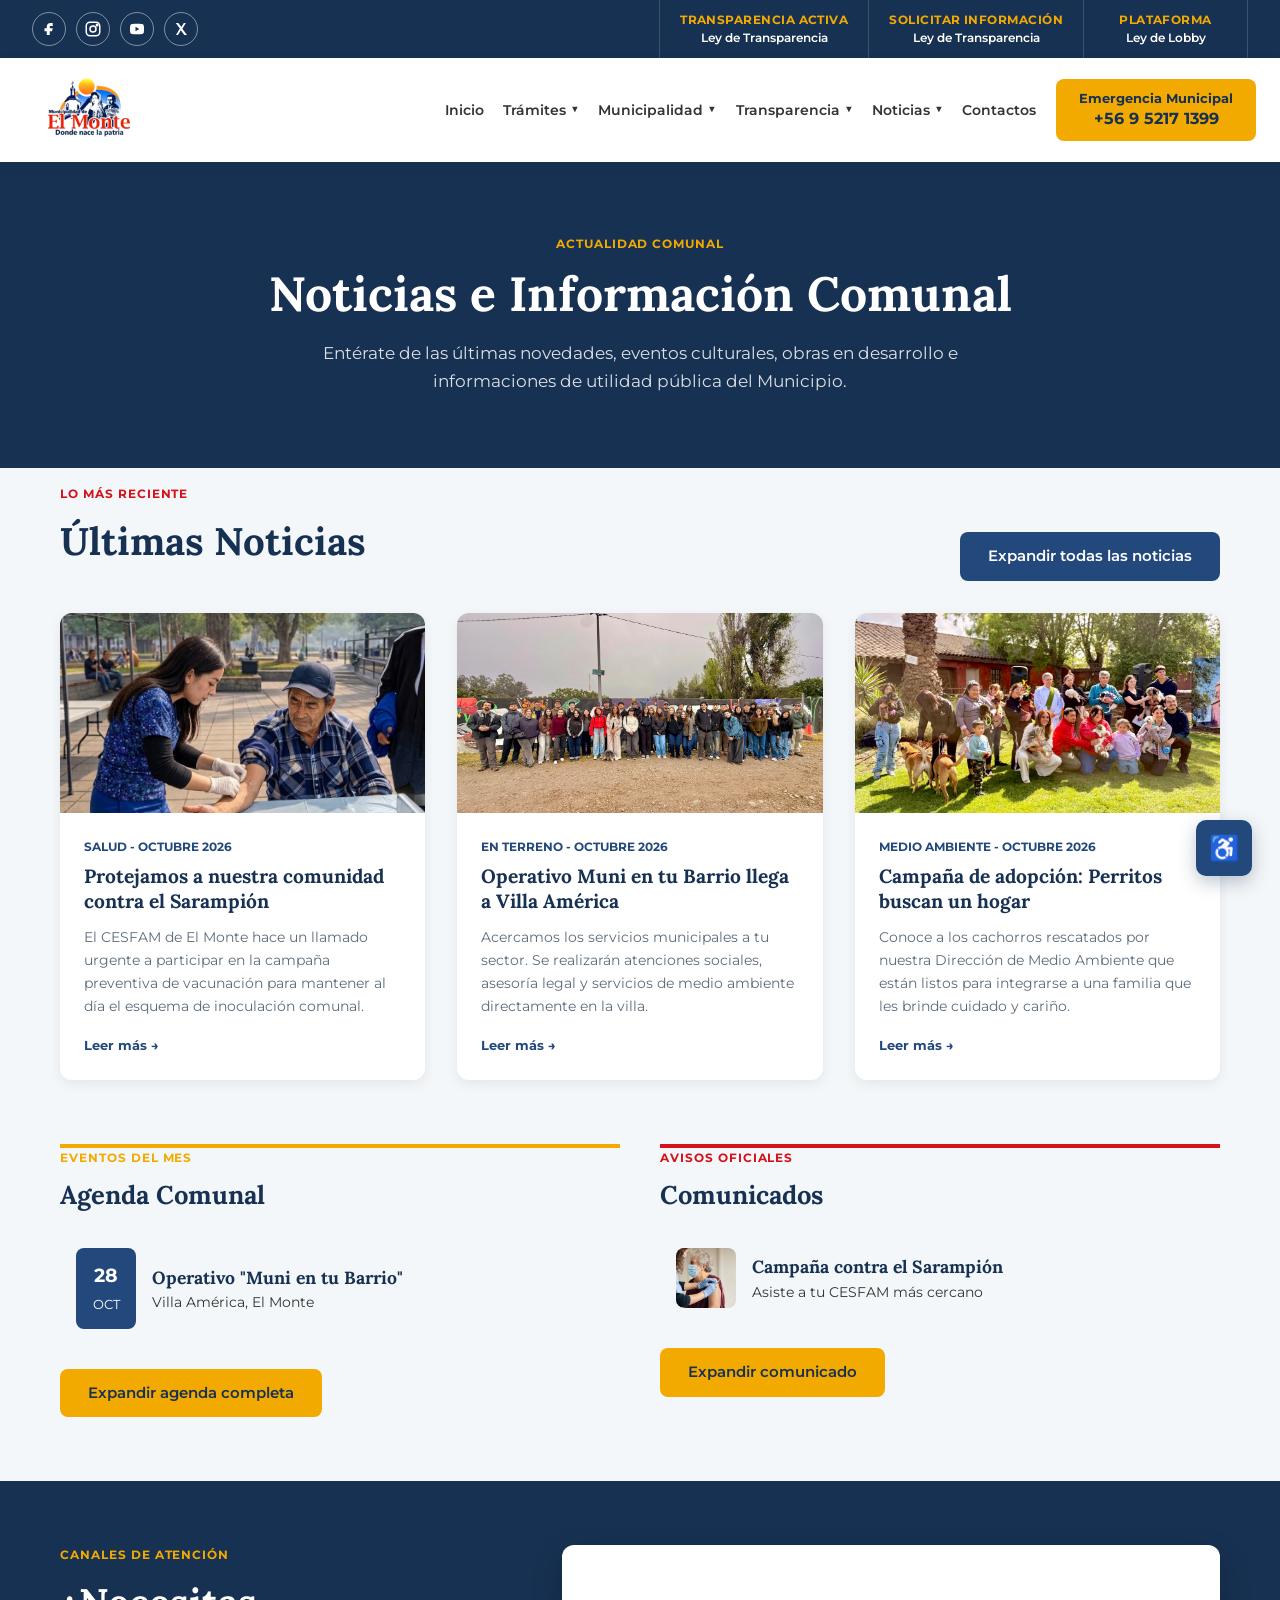
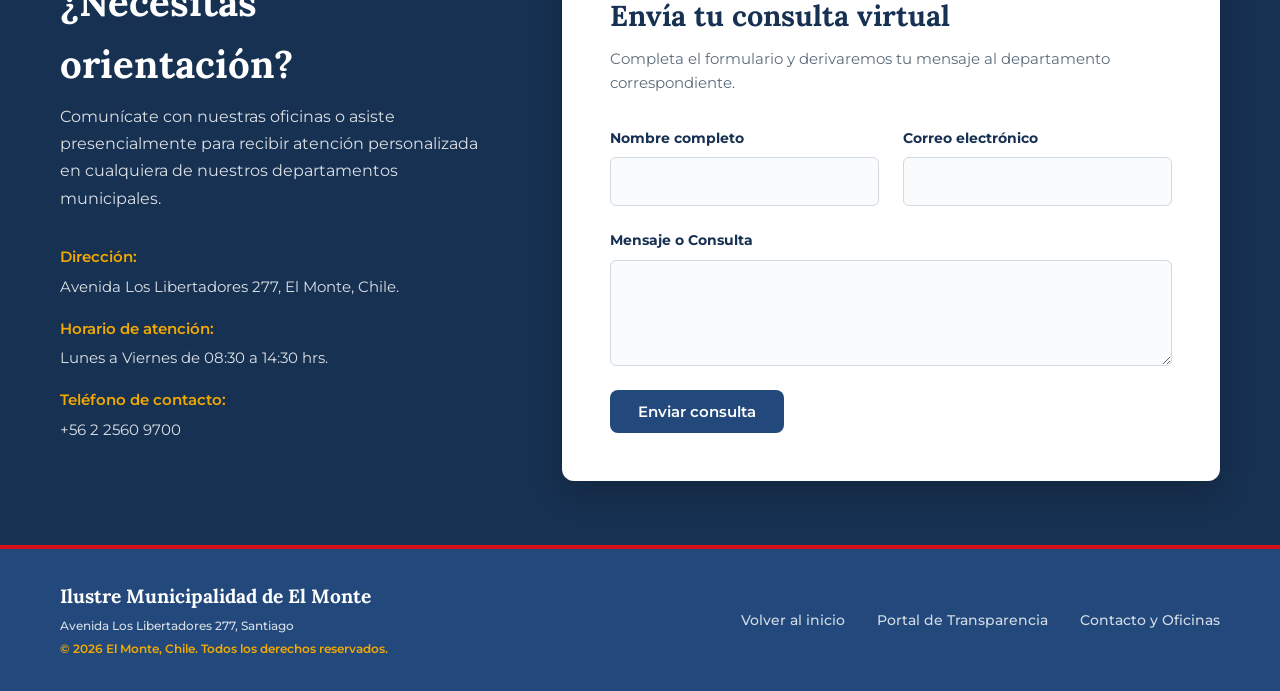
<file: noticias.html>
<!DOCTYPE html>
<html lang="es">
<head>
    <meta charset="UTF-8">
    <meta name="viewport" content="width=device-width, initial-scale=1.0">
    <title>Noticias - Municipalidad El Monte</title>
    <!-- Fuentes de Google Fonts -->
    <link rel="preconnect" href="https://fonts.googleapis.com">
    <link rel="preconnect" href="https://fonts.gstatic.com" crossorigin>
    <link href="https://fonts.googleapis.com/css2?family=Lora:ital,wght@0,400;0,600;0,700;1,400&family=Montserrat:wght@400;500;600;700&display=swap" rel="stylesheet">
    <!-- Hoja de estilos única (la misma del index) -->
    <link rel="stylesheet" href="style.css">
</head>

<body>
    <!-- Barra flotante de accesibilidad -->
    <aside class="accessibility-widget" aria-label="Herramientas de accesibilidad">

        <!-- Botón principal -->
        <button
            type="button"
            class="accessibility-toggle"
            id="accessibility-toggle"
            aria-label="Abrir herramientas de accesibilidad"
            aria-expanded="false"
            aria-controls="accessibility-panel">
            <span aria-hidden="true">♿</span>
        </button>

        <!-- Panel de herramientas -->
        <div
            class="accessibility-panel"
            id="accessibility-panel"
            hidden>

            <div class="accessibility-panel-header">
                <span>Accesibilidad</span>

                <button
                    type="button"
                    class="accessibility-close"
                    id="accessibility-close"
                    aria-label="Cerrar herramientas de accesibilidad">
                    ×
                </button>
            </div>

            <div class="accessibility-controls">

                <!-- Tamaño de texto -->
                <div class="accessibility-control-group">

                    <span class="accessibility-control-label">
                        Tamaño del texto
                    </span>

                    <div class="accessibility-text-buttons">

                        <button
                            type="button"
                            class="accessibility-action"
                            id="font-decrease"
                            aria-label="Disminuir tamaño del texto">
                            A−
                        </button>

                        <button
                            type="button"
                            class="accessibility-action"
                            id="font-reset"
                            aria-label="Restablecer tamaño del texto">
                            A
                        </button>

                        <button
                            type="button"
                            class="accessibility-action"
                            id="font-increase"
                            aria-label="Aumentar tamaño del texto">
                            A+
                        </button>

                    </div>

                </div>

                <!-- Alto contraste -->
                <button
                    type="button"
                    class="accessibility-option"
                    id="contrast-toggle"
                    aria-pressed="false">

                    <span aria-hidden="true">◐</span>
                    Alto contraste
                </button>

                <!-- Subrayar enlaces -->
                <button
                    type="button"
                    class="accessibility-option"
                    id="links-toggle"
                    aria-pressed="false">

                    <span aria-hidden="true">Aa</span>
                    Subrayar enlaces
                </button>

                <!-- Restablecer -->
                <button
                    type="button"
                    class="accessibility-reset"
                    id="accessibility-reset">
                    Restablecer ajustes
                </button>

            </div>
        </div>

    </aside>

    <!-- =========================================
        BARRA SUPERIOR DE SERVICIOS
    ========================================= -->

    <div class="utility-bar">

        <div class="utility-bar-inner">

            <!-- Redes sociales -->
            <div class="social-links" aria-label="Redes sociales municipales">

                <!-- Facebook -->
                <a href="#" aria-label="Facebook de la Municipalidad">
                    <svg viewBox="0 0 24 24" aria-hidden="true">
                        <path d="M14 8h3V4h-3c-3 0-5 2-5 5v2H6v4h3v5h4v-5h3l1-4h-4V9c0-.7.3-1 1-1z"/>
                    </svg>
                </a>

                <!-- Instagram -->
                <a href="#" aria-label="Instagram de la Municipalidad">
                    <svg viewBox="0 0 24 24" aria-hidden="true">
                        <rect x="3" y="3" width="18" height="18" rx="5"/>
                        <circle cx="12" cy="12" r="4"/>
                        <circle cx="17.5" cy="6.5" r="1"/>
                    </svg>
                </a>

                <!-- YouTube -->
                <a href="#" aria-label="YouTube de la Municipalidad">
                    <svg viewBox="0 0 24 24" aria-hidden="true">
                        <path d="M21 7.5a3 3 0 0 0-2.1-2.1C17.1 5 12 5 12 5s-5.1 0-6.9.4A3 3 0 0 0 3 7.5C2.6 9.3 2.6 12 2.6 12s0 2.7.4 4.5a3 3 0 0 0 2.1 2.1c1.8.4 6.9.4 6.9.4s5.1 0 6.9-.4a3 3 0 0 0 2.1-2.1c.4-1.8.4-4.5.4-4.5s0-2.7-.4-4.5z"/>
                        <path class="social-play" d="M10 9l5 3-5 3z"/>
                    </svg>
                </a>

                <!-- X / Twitter -->
                <a href="#" aria-label="X de la Municipalidad">
                    <svg viewBox="0 0 24 24" aria-hidden="true">
                        <path d="M5 4l5.5 7.3L5.3 20H8l3.8-6.2L16.5 20H20l-6.2-8.2L18.5 4h-2.7l-3.3 5.3L8.5 4z"/>
                    </svg>
                </a>

            </div>

            <!-- Accesos de transparencia -->
            <nav class="utility-links" aria-label="Accesos de transparencia">

                <a
                    href="https://www.portaltransparencia.cl/PortalPdT/directorio-de-organismos-regulados/?org=MU084"
                    target="_blank"
                    rel="noopener noreferrer">
                    <span>Transparencia Activa</span>
                    <small>Ley de Transparencia</small>
                </a>

                <a
                    href="https://www.portaltransparencia.cl/PortalPdT/web/guest/directorio-de-organismos-regulados?p_p_id=pdtorganismos_WAR_pdtorganismosportlet&orgcode=f3c0e3bf2ba13ee6ce7f537f50f5d09c"
                    target="_blank"
                    rel="noopener noreferrer">
                    <span>Solicitar Información</span>
                    <small>Ley de Transparencia</small>
                </a>

                <a href="#">
                    <span>Plataforma</span>
                    <small>Ley de Lobby</small>
                </a>

            </nav>

        </div>

    </div>

    <!-- =========================================
        ENCABEZADO Y NAVEGACIÓN PRINCIPAL
    ========================================= -->
    
    <header class="site-header">

        <div class="header-container">

            <!-- Logo -->
            <div class="logo">
                <a href="index.html">
                    <img
                        src="logos/munielmonte.png"
                        alt="Logo Municipalidad El Monte - Donde nace la patria"
                        class="main-logo">
                </a>
            </div>

            <div class="header-right">
                <nav class="main-nav" aria-label="Navegación principal">

                    <ul>

                        <!-- Inicio -->
                        <li>
                            <a href="index.html">
                                Inicio
                            </a>
                        </li>


                        <!-- Trámites -->
                        <li class="nav-item-has-submenu">

                            <a href="tramites.html">
                                Trámites
                                <span class="nav-arrow" aria-hidden="true">▼</span>
                            </a>

                            <ul class="submenu">

                                <li>
                                    <a href="tramites.html">
                                        Todos los trámites
                                    </a>
                                </li>

                                <li>
                                    <a href="portal-pagos.html">
                                        Portal de pagos
                                    </a>
                                </li>

                                <li>
                                    <a href="documentos-permisos.html">
                                        Documentos, certificados y permisos
                                    </a>
                                </li>

                                <li>
                                    <a href="concursos-publicos.html">
                                        Concursos públicos
                                    </a>
                                </li>

                            </ul>

                        </li>


                        <!-- Municipalidad -->
                        <li class="nav-item-has-submenu">

                            <a href="municipalidad.html">
                                Municipalidad
                                <span class="nav-arrow" aria-hidden="true">▼</span>
                            </a>

                            <ul class="submenu">

                                <li>
                                    <a href="municipalidad.html">
                                        Nuestra Municipalidad
                                    </a>
                                </li>

                                <li>
                                    <a href="alcaldia.html">
                                        Alcaldía
                                    </a>
                                </li>

                                <li>
                                    <a href="concejo-municipal.html">
                                        Concejo Municipal
                                    </a>
                                </li>

                                <li>
                                    <a href="municipalidad.html#direcciones">
                                        Direcciones municipales
                                    </a>
                                </li>

                            </ul>

                        </li>


                        <!-- Transparencia -->
                        <li class="nav-item-has-submenu">

                            <a
                                href="https://www.portaltransparencia.cl/PortalPdT/directorio-de-organismos-regulados/?org=MU084"
                                target="_blank"
                                rel="noopener noreferrer">

                                Transparencia
                                <span class="nav-arrow" aria-hidden="true">▼</span>

                            </a>

                            <ul class="submenu">

                                <li>
                                    <a
                                        href="https://www.portaltransparencia.cl/PortalPdT/directorio-de-organismos-regulados/?org=MU084"
                                        target="_blank"
                                        rel="noopener noreferrer">

                                        Transparencia Activa

                                    </a>
                                </li>

                                <li>
                                    <a
                                        href="https://www.portaltransparencia.cl/PortalPdT/web/guest/directorio-de-organismos-regulados?p_p_id=pdtorganismos_WAR_pdtorganismosportlet&orgcode=f3c0e3bf2ba13ee6ce7f537f50f5d09c"
                                        target="_blank"
                                        rel="noopener noreferrer">

                                        Solicitar información

                                    </a>
                                </li>

                                <li>
                                    <a href="#">
                                        Ley de Lobby
                                    </a>
                                </li>

                            </ul>

                        </li>


                        <!-- Noticias -->
                        <li class="nav-item-has-submenu">

                            <a
                                href="noticias.html"
                                class="active nav-noticias-link">

                                Noticias
                                <span class="nav-arrow" aria-hidden="true">▼</span>

                            </a>

                            <ul class="submenu">

                                <li>
                                    <a
                                        href="noticias.html#panel-todas"
                                        class="nav-noticias-link">

                                        Todas las noticias

                                    </a>
                                </li>

                                <li>
                                    <a
                                        href="agenda comunal.html"
                                        class="nav-noticias-link">

                                        Agenda comunal

                                    </a>
                                </li>

                                <li>
                                    <a
                                        href="comunicados.html"
                                        class="nav-noticias-link">

                                        Comunicados

                                    </a>
                                </li>

                            </ul>

                        </li>


                        <!-- Contactos -->
                        <li>
                            <a href="contactos.html">
                                Contactos
                            </a>
                        </li>

                    </ul>

                </nav>

                <!-- Emergencia -->
                <a
                    href="tel:+56952171399"
                    class="emergency-btn">

                    <span>Emergencia Municipal</span>
                    <strong>+56 9 5217 1399</strong>

                </a>

            </div>

        </div>

    </header>

    <main class="page-noticias">

        <!-- =========================================
            HERO PRINCIPAL
        ========================================== -->

        <section class="main-page-hero">

            <div class="container main-page-hero-content">

                <span class="section-kicker-accent">
                    ACTUALIDAD COMUNAL
                </span>

                <h1>
                    Noticias e Información Comunal
                </h1>

                <p>
                    Entérate de las últimas novedades, eventos culturales,
                    obras en desarrollo e informaciones de utilidad pública
                    del Municipio.
                </p>

            </div>

        </section>

        <!-- ==========================================
             PANEL 1: RESUMEN (VISTA PRINCIPAL POR DEFECTO)
             ========================================== -->

        <section id="panel-resumen" class="news-panel active">
            <section class="news-section">
                <div class="container">
                    
                    <!-- Resumen: Todas las Noticias -->
                    <div style="margin-bottom: 64px;">
                        <div class="section-header-flex">

                            <div>
                                <span class="section-kicker-red">LO MÁS RECIENTE</span>
                                <h2 class="section-title">Últimas Noticias</h2>
                            </div>

                            <a
                                href="#panel-todas"
                                class="btn btn-primary">

                                Expandir todas las noticias

                            </a>
                        
                        </div>
                        <div class="grid-3" id="resumen-noticias-grid"></div>
                    </div>

                    <!-- Resumen: Agenda y Comunicados -->
                    <div style="display: grid; grid-template-columns: repeat(auto-fit, minmax(400px, 1fr)); gap: 40px;">
                        
                        <!-- Miniatura Agenda -->
                        <div class="card" style="border-top: 4px solid var(--color-accent);">

                            <span class="section-kicker-accent">EVENTOS DEL MES</span>
                            <h3 style="font-size: 1.6rem; margin-bottom: 16px;">Agenda Comunal</h3>
                            
                            <div style="display: flex; gap: 16px; align-items: center; background: var(--color-bg-light); padding: 16px; border-radius: 8px; margin-bottom: 24px;">
                                
                                <div style="background-color: var(--color-primary); color: white; padding: 12px; border-radius: 8px; text-align: center; min-width: 60px;">
                                    
                                    <strong style="font-size: 1.2rem; display: block;">28</strong>
                                    <small>OCT</small>
                                
                                </div>

                                <div>
                                    <h4 style="margin: 0; font-size: 1.1rem;">Operativo "Muni en tu Barrio"</h4>
                                    <p style="margin: 0; font-size: 0.85rem;">Villa América, El Monte</p>
                                </div>

                            </div>

                            <a href="agenda comunal.html" class="btn btn-accent">
                                Expandir agenda completa
                            </a>
                        
                        </div>

                        <!-- Miniatura Comunicados -->
                        <div class="card" style="border-top: 4px solid var(--color-red);">

                            <span class="section-kicker-red">AVISOS OFICIALES</span>
                            <h3 style="font-size: 1.6rem; margin-bottom: 16px;">Comunicados</h3>
                            
                            <div style="display: flex; gap: 16px; align-items: center; background: var(--color-bg-light); padding: 16px; border-radius: 8px; margin-bottom: 24px;">
                                
                                <img src="assets/Comunicado-Vacunacion-Mini.jpg" alt="Campaña Sarampión" style="width: 60px; height: 60px; object-fit: cover; border-radius: 8px;">
                                
                                <div>
                                    <h4 style="margin: 0; font-size: 1.1rem;">Campaña contra el Sarampión</h4>
                                    <p style="margin: 0; font-size: 0.85rem;">Asiste a tu CESFAM más cercano</p>
                                </div>
                            
                            </div>

                            <a href="comunicados.html" class="btn btn-accent">
                                Expandir comunicado
                            </a>

                        </div>

                    </div>

                </div>
            </section>
        </section>

        <!-- ==========================================
             PANEL 2: TODAS LAS NOTICIAS (EXPANDIDO)
             ========================================== -->

        <section id="panel-todas" class="news-panel">
            <section class="news-section">
                <div class="container">
                    
                    <!-- BOTÓN VOLVER -->
                    <a href="#panel-resumen" class="btn-volver">
                        <span aria-hidden="true">←</span>
                        Volver
                    </a>

                    <div class="news-layout">
                        
                        <!-- Feed Principal -->
                        <div class="news-main-feed">
                            
                            <h2 class="section-title" style="margin-bottom: 24px;">Todas las Noticias</h2>
                            <div id="featured-news-container"></div>
                            
                            <div
                                class="news-filters"
                                aria-label="Filtrar noticias por categoría">

                                <button
                                    type="button"
                                    class="filter-pill active"
                                    data-news-filter="all">

                                    Todas

                                </button>

                                <button
                                    type="button"
                                    class="filter-pill"
                                    data-news-filter="salud">

                                    Salud

                                </button>

                                <button
                                    type="button"
                                    class="filter-pill"
                                    data-news-filter="comunidad">

                                    Comunidad

                                </button>

                                <button
                                    type="button"
                                    class="filter-pill"
                                    data-news-filter="medio-ambiente">

                                    Medio ambiente

                                </button>

                                <button
                                    type="button"
                                    class="filter-pill"
                                    data-news-filter="desarrollo">

                                    Desarrollo

                                </button>

                                <button
                                    type="button"
                                    class="filter-pill"
                                    data-news-filter="cultura">

                                    Cultura y talleres

                                </button>

                            </div>
                            
                            <div class="grid-3 news-grid" id="news-grid"></div>
                        </div>
                        
                        <!-- Sidebar Facebook -->
                        <aside class="news-sidebar">
                            <div class="sidebar-widget">
                                
                                <h3 class="widget-title">Muro Municipal</h3>
                                <p class="widget-desc">Últimas actualizaciones desde nuestro Facebook oficial.</p>
                                
                                <div class="fb-page-container">
                                    
                                    <div class="fb-page" data-href="https://www.facebook.com/140596162758830" data-tabs="timeline" data-width="320" data-height="600" data-small-header="false" data-adapt-container-width="true" data-hide-cover="false" data-show-facepile="false">
                                        <blockquote cite="https://www.facebook.com/140596162758830" class="fb-xfbml-parse-ignore">
                                            <a href="https://www.facebook.com/140596162758830">Municipalidad de El Monte</a>
                                        </blockquote>
                                    </div>
                                
                                </div>
                            </div>
                        </aside>
                    
                    </div>

                </div>
            </section>
        </section>

        <!-- Formulario de Contacto -->
        <section class="section-dark">
            <div class="container contact-container">
                
                <div class="contact-info">
                    <span class="section-kicker-accent">CANALES DE ATENCIÓN</span>
                    <h3 class="section-title text-white">¿Necesitas orientación?</h3>
                    <p class="text-white-opacity">Comunícate con nuestras oficinas o asiste presencialmente para recibir atención personalizada en cualquiera de nuestros departamentos municipales.</p>
                    <ul class="contact-details text-white-opacity">
                        <li><strong>Dirección:</strong> Avenida Los Libertadores 277, El Monte, Chile.</li>
                        <li><strong>Horario de atención:</strong> Lunes a Viernes de 08:30 a 14:30 hrs.</li>
                        <li><strong>Teléfono de contacto:</strong> +56 2 2560 9700</li>
                    </ul>
                </div>
                
                <div class="contact-form-wrapper">
                    
                    <h4 class="form-title text-primary-dark">Envía tu consulta virtual</h4>
                    <p class="form-desc text-muted">Completa el formulario y derivaremos tu mensaje al departamento correspondiente.</p>
                    <form class="contact-form">
                        
                        <div class="form-row">
                            
                            <div class="form-group">
                                <label for="nombre">Nombre completo</label>
                                <input type="text" id="nombre" required>
                            </div>
                            
                            <div class="form-group">
                                <label for="email">Correo electrónico</label>
                                <input type="email" id="email" required>
                            </div>
                        
                        </div>
                        
                        <div class="form-group">
                            <label for="mensaje">Mensaje o Consulta</label>
                            <textarea id="mensaje" rows="4" required></textarea>
                        </div>
                        
                        <button type="submit" class="btn btn-primary">Enviar consulta</button>
                    
                    </form>
                
                </div>
            
            </div>
        </section>

    </main>

    <!-- =========================================
        FOOTER
    ========================================= -->

    <footer class="site-footer">

        <div class="container footer-container">

            <div class="footer-brand">

                <h5>
                    Ilustre Municipalidad de El Monte
                </h5>

                <p class="footer-address">
                    Avenida Los Libertadores 277, Santiago
                </p>

                <p class="footer-copy">
                    © 2026 El Monte, Chile. Todos los derechos reservados.
                </p>

            </div>

            <nav
                class="footer-nav"
                aria-label="Navegación del pie de página">

                <ul>

                    <li>
                        <a href="index.html">
                            Volver al inicio
                        </a>
                    </li>

                    <li>
                        <a
                            href="https://www.portaltransparencia.cl/PortalPdT/directorio-de-organismos-regulados/?org=MU084"
                            target="_blank"
                            rel="noopener noreferrer">
                            Portal de Transparencia
                        </a>
                    </li>

                    <li>
                        <a href="contactos.html">
                            Contacto y Oficinas
                        </a>
                    </li>

                </ul>

            </nav>

        </div>

    </footer>

    <!-- Datos compartidos de noticias -->
    <script src="noticias-data.js"></script>

    <!-- JavaScript general -->
    <script src="script.js"></script>

</body>

</html>
</file>
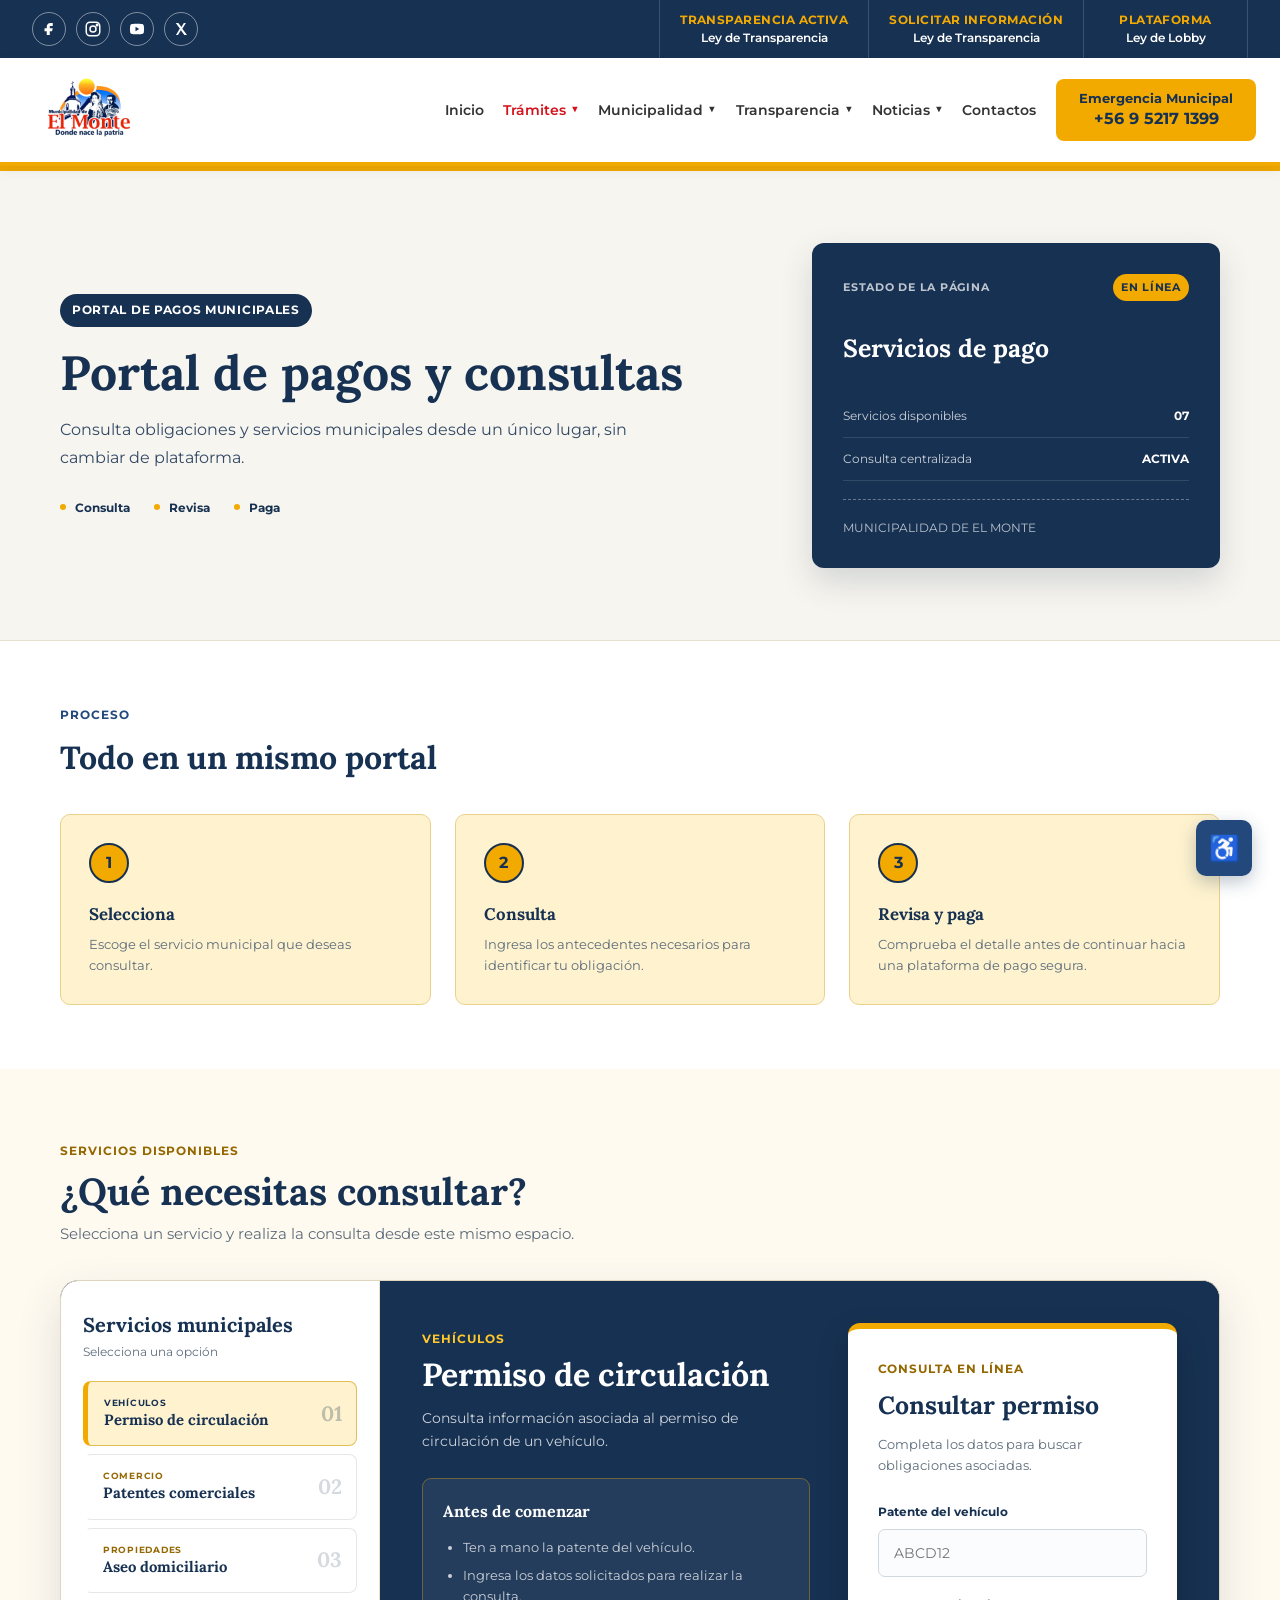
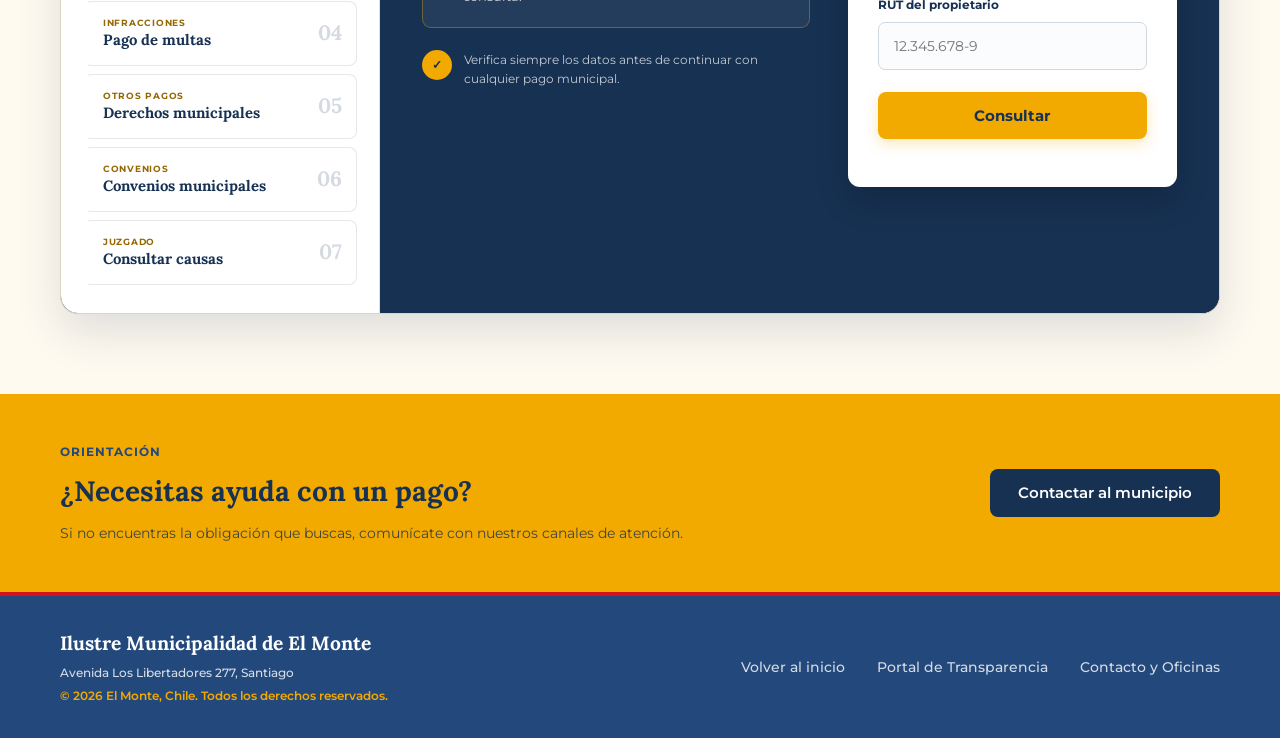
<file: portal-pagos.html>
<!DOCTYPE html>
<html lang="es">

<head>

    <meta charset="UTF-8">

    <meta
        name="viewport"
        content="width=device-width, initial-scale=1.0">

    <title>Portal de pagos | Municipalidad de El Monte</title>


    <!-- Google Fonts -->
    <link
        rel="preconnect"
        href="https://fonts.googleapis.com">

    <link
        rel="preconnect"
        href="https://fonts.gstatic.com"
        crossorigin>

    <link
        href="https://fonts.googleapis.com/css2?family=Lora:ital,wght@0,400;0,600;0,700;1,400&family=Montserrat:wght@400;500;600;700&display=swap"
        rel="stylesheet">


    <!-- Hoja de estilos compartida -->
    <link
        rel="stylesheet"
        href="style.css">

</head>

<body class="portal-pagos-page">

    <!-- =========================================
         ACCESIBILIDAD
    ========================================== -->

    <aside
        class="accessibility-widget"
        aria-label="Herramientas de accesibilidad">


        <button
            type="button"
            class="accessibility-toggle"
            id="accessibility-toggle"
            aria-label="Abrir herramientas de accesibilidad"
            aria-expanded="false"
            aria-controls="accessibility-panel">

            <span aria-hidden="true">♿</span>

        </button>


        <div
            class="accessibility-panel"
            id="accessibility-panel"
            hidden>


            <div class="accessibility-panel-header">

                <span>
                    Accesibilidad
                </span>


                <button
                    type="button"
                    class="accessibility-close"
                    id="accessibility-close"
                    aria-label="Cerrar herramientas de accesibilidad">

                    ×

                </button>

            </div>


            <div class="accessibility-controls">


                <div class="accessibility-control-group">

                    <span class="accessibility-control-label">
                        Tamaño del texto
                    </span>


                    <div class="accessibility-text-buttons">

                        <button
                            type="button"
                            class="accessibility-action"
                            id="font-decrease"
                            aria-label="Disminuir tamaño del texto">
                            A−
                        </button>

                        <button
                            type="button"
                            class="accessibility-action"
                            id="font-reset"
                            aria-label="Restablecer tamaño del texto">
                            A
                        </button>

                        <button
                            type="button"
                            class="accessibility-action"
                            id="font-increase"
                            aria-label="Aumentar tamaño del texto">
                            A+
                        </button>

                    </div>

                </div>


                <button
                    type="button"
                    class="accessibility-option"
                    id="contrast-toggle"
                    aria-pressed="false">

                    <span aria-hidden="true">◐</span>

                    Alto contraste

                </button>


                <button
                    type="button"
                    class="accessibility-option"
                    id="links-toggle"
                    aria-pressed="false">

                    <span aria-hidden="true">Aa</span>

                    Subrayar enlaces

                </button>


                <button
                    type="button"
                    class="accessibility-reset"
                    id="accessibility-reset">

                    Restablecer ajustes

                </button>


            </div>

        </div>

    </aside>

    <!-- =========================================
         BARRA SUPERIOR
    ========================================== -->

    <div class="utility-bar">

        <div class="utility-bar-inner">


            <!-- Redes sociales -->
            <div
                class="social-links"
                aria-label="Redes sociales municipales">


                <a
                    href="#"
                    aria-label="Facebook de la Municipalidad">

                    <svg
                        viewBox="0 0 24 24"
                        aria-hidden="true">

                        <path d="M14 8h3V4h-3c-3 0-5 2-5 5v2H6v4h3v5h4v-5h3l1-4h-4V9c0-.7.3-1 1-1z"/>

                    </svg>

                </a>


                <a
                    href="#"
                    aria-label="Instagram de la Municipalidad">

                    <svg
                        viewBox="0 0 24 24"
                        aria-hidden="true">

                        <rect
                            x="3"
                            y="3"
                            width="18"
                            height="18"
                            rx="5"/>

                        <circle
                            cx="12"
                            cy="12"
                            r="4"/>

                        <circle
                            cx="17.5"
                            cy="6.5"
                            r="1"/>

                    </svg>

                </a>


                <a
                    href="#"
                    aria-label="YouTube de la Municipalidad">

                    <svg
                        viewBox="0 0 24 24"
                        aria-hidden="true">

                        <path d="M21 7.5a3 3 0 0 0-2.1-2.1C17.1 5 12 5 12 5s-5.1 0-6.9.4A3 3 0 0 0 3 7.5C2.6 9.3 2.6 12 2.6 12s0 2.7.4 4.5a3 3 0 0 0 2.1 2.1c1.8.4 6.9.4 6.9.4s5.1 0 6.9-.4a3 3 0 0 0 2.1-2.1c.4-1.8.4-4.5.4-4.5s0-2.7-.4-4.5z"/>

                        <path
                            class="social-play"
                            d="M10 9l5 3-5 3z"/>

                    </svg>

                </a>


                <a
                    href="#"
                    aria-label="X de la Municipalidad">

                    <svg
                        viewBox="0 0 24 24"
                        aria-hidden="true">

                        <path d="M5 4l5.5 7.3L5.3 20H8l3.8-6.2L16.5 20H20l-6.2-8.2L18.5 4h-2.7l-3.3 5.3L8.5 4z"/>

                    </svg>

                </a>


            </div>


            <!-- Transparencia -->
            <nav
                class="utility-links"
                aria-label="Accesos de transparencia">


                <a
                    href="https://www.portaltransparencia.cl/PortalPdT/directorio-de-organismos-regulados/?org=MU084"
                    target="_blank"
                    rel="noopener noreferrer">

                    <span>
                        Transparencia Activa
                    </span>

                    <small>
                        Ley de Transparencia
                    </small>

                </a>


                <a
                    href="https://www.portaltransparencia.cl/PortalPdT/web/guest/directorio-de-organismos-regulados?p_p_id=pdtorganismos_WAR_pdtorganismosportlet&orgcode=f3c0e3bf2ba13ee6ce7f537f50f5d09c"
                    target="_blank"
                    rel="noopener noreferrer">

                    <span>
                        Solicitar Información
                    </span>

                    <small>
                        Ley de Transparencia
                    </small>

                </a>


                <a href="#">

                    <span>
                        Plataforma
                    </span>

                    <small>
                        Ley de Lobby
                    </small>

                </a>


            </nav>


        </div>

    </div>

    <!-- =========================================
         HEADER
    ========================================== -->

    <header class="site-header">

        <div class="header-container">


            <div class="logo">

                <a href="index.html">

                    <img
                        src="logos/munielmonte.png"
                        alt="Logo Municipalidad El Monte"
                        class="main-logo">

                </a>

            </div>


            <div class="header-right">


                <nav
                    class="main-nav"
                    aria-label="Navegación principal">

                    <ul>


                        <li>

                            <a href="index.html">
                                Inicio
                            </a>

                        </li>


                        <!-- Trámites -->
                        <li class="nav-item-has-submenu">

                            <a
                                href="tramites.html"
                                class="active">

                                Trámites

                                <span
                                    class="nav-arrow"
                                    aria-hidden="true">
                                    ▼
                                </span>

                            </a>


                            <ul class="submenu">

                                <li>
                                    <a href="tramites.html">
                                        Todos los trámites
                                    </a>
                                </li>

                                <li>
                                    <a href="portal-pagos.html">
                                        Portal de pagos
                                    </a>
                                </li>

                                <li>
                                    <a href="documentos-permisos.html">
                                        Documentos, certificados y permisos
                                    </a>
                                </li>

                                <li>
                                    <a href="concursos-publicos.html">
                                        Concursos públicos
                                    </a>
                                </li>

                            </ul>

                        </li>


                        <!-- Municipalidad -->
                        <li class="nav-item-has-submenu">

                            <a href="municipalidad.html">

                                Municipalidad

                                <span
                                    class="nav-arrow"
                                    aria-hidden="true">
                                    ▼
                                </span>

                            </a>


                            <ul class="submenu">

                                <li>
                                    <a href="municipalidad.html">
                                        Nuestra Municipalidad
                                    </a>
                                </li>

                                <li>
                                    <a href="alcaldia.html">
                                        Alcaldía
                                    </a>
                                </li>

                                <li>
                                    <a href="concejo-municipal.html">
                                        Concejo Municipal
                                    </a>
                                </li>

                                <li>
                                    <a href="municipalidad.html#direcciones">
                                        Direcciones municipales
                                    </a>
                                </li>

                            </ul>

                        </li>


                        <!-- Transparencia -->
                        <li class="nav-item-has-submenu">

                            <a
                                href="https://www.portaltransparencia.cl/PortalPdT/directorio-de-organismos-regulados/?org=MU084"
                                target="_blank"
                                rel="noopener noreferrer">

                                Transparencia

                                <span
                                    class="nav-arrow"
                                    aria-hidden="true">
                                    ▼
                                </span>

                            </a>


                            <ul class="submenu">

                                <li>
                                    <a
                                        href="https://www.portaltransparencia.cl/PortalPdT/directorio-de-organismos-regulados/?org=MU084"
                                        target="_blank"
                                        rel="noopener noreferrer">

                                        Transparencia Activa

                                    </a>
                                </li>


                                <li>
                                    <a
                                        href="https://www.portaltransparencia.cl/PortalPdT/web/guest/directorio-de-organismos-regulados?p_p_id=pdtorganismos_WAR_pdtorganismosportlet&orgcode=f3c0e3bf2ba13ee6ce7f537f50f5d09c"
                                        target="_blank"
                                        rel="noopener noreferrer">

                                        Solicitar información

                                    </a>
                                </li>


                                <li>
                                    <a href="#">
                                        Ley de Lobby
                                    </a>
                                </li>

                            </ul>

                        </li>


                        <!-- Noticias -->
                        <li class="nav-item-has-submenu">

                            <a href="noticias.html">

                                Noticias

                                <span
                                    class="nav-arrow"
                                    aria-hidden="true">
                                    ▼
                                </span>

                            </a>


                            <ul class="submenu">

                                <li>
                                    <a href="noticias.html#panel-todas">
                                        Todas las noticias
                                    </a>
                                </li>

                                <li>
                                    <a href="agenda comunal.html">
                                        Agenda comunal
                                    </a>
                                </li>

                                <li>
                                    <a href="comunicados.html">
                                        Comunicados
                                    </a>
                                </li>

                            </ul>

                        </li>


                        <!-- Contactos -->
                        <li>

                            <a href="contactos.html">
                                Contactos
                            </a>

                        </li>


                    </ul>

                </nav>


                <a
                    href="tel:+56952171399"
                    class="emergency-btn">

                    <span>
                        Emergencia Municipal
                    </span>

                    <strong>
                        +56 9 5217 1399
                    </strong>

                </a>


            </div>

        </div>

    </header>

    <!-- =========================================
         CONTENIDO
    ========================================== -->

    <main>

        <!-- =========================================
            HERO - PORTAL DE PAGOS
        ========================================= -->

        <section class="tramites-hero portal-pagos-hero">

            <div class="container payment-hero-layout">


                <!-- Texto principal -->
                <div class="payment-hero-copy">

                    <div class="payment-hero-eyebrow">
                        PORTAL DE PAGOS MUNICIPALES
                    </div>


                    <h1>
                        Portal de pagos y consultas
                    </h1>


                    <p>
                        Consulta obligaciones y servicios municipales
                        desde un único lugar, sin cambiar de plataforma.
                    </p>


                    <div
                        class="payment-hero-tags"
                        aria-label="Etapas disponibles en el portal">

                        <span>
                            Consulta
                        </span>

                        <span>
                            Revisa
                        </span>

                        <span>
                            Paga
                        </span>

                    </div>

                </div>

                <!-- Panel informativo del portal -->
                <div
                    class="payment-hero-receipt"
                    aria-hidden="true">


                    <div class="payment-receipt-header">

                        <span>
                            ESTADO DE LA PÁGINA
                        </span>

                        <span class="payment-receipt-status">
                            EN LÍNEA
                        </span>

                    </div>


                    <div class="payment-receipt-title">
                        Servicios de pago
                    </div>


                    <div class="payment-receipt-row">

                        <span>
                            Servicios disponibles
                        </span>

                        <strong>
                            07
                        </strong>

                    </div>


                    <div class="payment-receipt-row">

                        <span>
                            Consulta centralizada
                        </span>

                        <strong>
                            ACTIVA
                        </strong>

                    </div>


                    <div class="payment-receipt-divider"></div>


                    <div class="payment-receipt-total">

                        <span>
                            MUNICIPALIDAD DE EL MONTE
                        </span>

                    </div>


                </div>

            </div>

        </section>

        <!-- =========================================
            CÓMO FUNCIONA
        ========================================== -->

        <section class="payments-process">

            <div class="container">


                <div class="payments-process-heading">

                    <span class="section-kicker">
                        PROCESO
                    </span>

                    <h2>
                        Todo en un mismo portal
                    </h2>

                </div>


                <div class="payments-process-grid">


                    <div class="payments-step">

                        <span class="payments-step-number">
                            1
                        </span>

                        <h3>
                            Selecciona
                        </h3>

                        <p>
                            Escoge el servicio municipal
                            que deseas consultar.
                        </p>

                    </div>


                    <div class="payments-step">

                        <span class="payments-step-number">
                            2
                        </span>

                        <h3>
                            Consulta
                        </h3>

                        <p>
                            Ingresa los antecedentes necesarios
                            para identificar tu obligación.
                        </p>

                    </div>


                    <div class="payments-step">

                        <span class="payments-step-number">
                            3
                        </span>

                        <h3>
                            Revisa y paga
                        </h3>

                        <p>
                            Comprueba el detalle antes de continuar
                            hacia una plataforma de pago segura.
                        </p>

                    </div>


                </div>

            </div>

        </section>

        <!-- =========================================
            PORTAL DE CONSULTA Y PAGOS
        ========================================== -->

        <section
            class="payments-hub"
            id="consulta-pago">

            <div class="container">


                <!-- Encabezado -->
                <div class="payments-hub-heading">

                    <span class="section-kicker">
                        SERVICIOS DISPONIBLES
                    </span>

                    <h2>
                        ¿Qué necesitas consultar?
                    </h2>

                    <p>
                        Selecciona un servicio y realiza la consulta
                        desde este mismo espacio.
                    </p>

                </div>


                <!-- =========================================
                    APLICACIÓN DE PAGOS
                ========================================== -->

                <div class="payments-hub-panel">


                    <!-- =========================================
                        SELECTOR DE SERVICIOS
                    ========================================== -->

                    <div class="payments-service-selector">

                        <div class="payments-selector-heading">

                            <span>Servicios municipales</span>

                            <small>
                                Selecciona una opción
                            </small>

                        </div>


                        <div
                            class="payments-services-grid"
                            aria-label="Tipos de pagos y consultas municipales">


                            <!-- 01 -->
                            <button
                                type="button"
                                class="payment-service-card active"
                                data-payment-service="circulacion"
                                aria-pressed="true">

                                <span class="payment-service-number">
                                    01
                                </span>

                                <span class="card-kicker">
                                    VEHÍCULOS
                                </span>

                                <h3>
                                    Permiso de circulación
                                </h3>

                            </button>


                            <!-- 02 -->
                            <button
                                type="button"
                                class="payment-service-card"
                                data-payment-service="patentes"
                                aria-pressed="false">

                                <span class="payment-service-number">
                                    02
                                </span>

                                <span class="card-kicker">
                                    COMERCIO
                                </span>

                                <h3>
                                    Patentes comerciales
                                </h3>

                            </button>


                            <!-- 03 -->
                            <button
                                type="button"
                                class="payment-service-card"
                                data-payment-service="aseo"
                                aria-pressed="false">

                                <span class="payment-service-number">
                                    03
                                </span>

                                <span class="card-kicker">
                                    PROPIEDADES
                                </span>

                                <h3>
                                    Aseo domiciliario
                                </h3>

                            </button>


                            <!-- 04 -->
                            <button
                                type="button"
                                class="payment-service-card"
                                data-payment-service="multas"
                                aria-pressed="false">

                                <span class="payment-service-number">
                                    04
                                </span>

                                <span class="card-kicker">
                                    INFRACCIONES
                                </span>

                                <h3>
                                    Pago de multas
                                </h3>

                            </button>


                            <!-- 05 -->
                            <button
                                type="button"
                                class="payment-service-card"
                                data-payment-service="derechos"
                                aria-pressed="false">

                                <span class="payment-service-number">
                                    05
                                </span>

                                <span class="card-kicker">
                                    OTROS PAGOS
                                </span>

                                <h3>
                                    Derechos municipales
                                </h3>

                            </button>


                            <!-- 06 -->
                            <button
                                type="button"
                                class="payment-service-card"
                                data-payment-service="convenios"
                                aria-pressed="false">

                                <span class="payment-service-number">
                                    06
                                </span>

                                <span class="card-kicker">
                                    CONVENIOS
                                </span>

                                <h3>
                                    Convenios municipales
                                </h3>

                            </button>


                            <!-- 07 -->
                            <button
                                type="button"
                                class="payment-service-card"
                                data-payment-service="causas"
                                aria-pressed="false">

                                <span class="payment-service-number">
                                    07
                                </span>

                                <span class="card-kicker">
                                    JUZGADO
                                </span>

                                <h3>
                                    Consultar causas
                                </h3>

                            </button>


                        </div>

                    </div>


                    <!-- =========================================
                        ÁREA DINÁMICA DE CONSULTA
                    ========================================== -->

                    <div class="payments-workspace">


                        <!-- Información -->
                        <div class="payments-workspace-info">

                            <span
                                class="section-kicker"
                                id="payment-workspace-kicker">
                                VEHÍCULOS
                            </span>


                            <h2 id="payment-workspace-title">
                                Permiso de circulación
                            </h2>


                            <p
                                class="payments-workspace-description"
                                id="payment-workspace-description">

                                Consulta información asociada al
                                permiso de circulación de un vehículo.

                            </p>


                            <div class="payment-requirements">

                                <h3>
                                    Antes de comenzar
                                </h3>

                                <ul id="payment-requirements-list">

                                    <li>
                                        Ten a mano la patente del vehículo.
                                    </li>

                                    <li>
                                        Ingresa los datos solicitados
                                        para realizar la consulta.
                                    </li>

                                </ul>

                            </div>


                            <div class="payment-security-note">

                                <span aria-hidden="true">
                                    ✓
                                </span>

                                <p>
                                    Verifica siempre los datos antes de
                                    continuar con cualquier pago municipal.
                                </p>

                            </div>

                        </div>


                        <!-- Formulario -->
                        <div class="payment-form-card">

                            <span class="section-kicker">
                                CONSULTA EN LÍNEA
                            </span>

                            <h3 id="payment-form-title">
                                Consultar permiso
                            </h3>

                            <p class="payment-form-description">
                                Completa los datos para buscar
                                obligaciones asociadas.
                            </p>


                            <form
                                class="payment-query-form"
                                id="payment-query-form">


                                <div
                                    class="payment-dynamic-fields"
                                    id="payment-dynamic-fields">
                                </div>


                                <button
                                    type="submit"
                                    class="btn btn-primary payment-submit">

                                    Consultar

                                </button>


                                <p
                                    class="payment-form-status"
                                    id="payment-form-status"
                                    aria-live="polite">
                                </p>


                            </form>

                        </div>


                    </div>

                </div>

            </div>

        </section>

        <!-- =========================================
            AYUDA
        ========================================== -->

        <section class="payments-help">

            <div class="container payments-help-content">


                <div>

                    <span class="section-kicker">
                        ORIENTACIÓN
                    </span>

                    <h2>
                        ¿Necesitas ayuda con un pago?
                    </h2>

                    <p>
                        Si no encuentras la obligación que buscas,
                        comunícate con nuestros canales de atención.
                    </p>

                </div>


                <a
                    href="contactos.html"
                    class="btn btn-primary">

                    Contactar al municipio

                </a>


            </div>

        </section>

    </main>

    <!-- =========================================
         FOOTER
    ========================================== -->

    <footer class="site-footer">

        <div class="container footer-container">


            <div class="footer-brand">

                <h5>
                    Ilustre Municipalidad de El Monte
                </h5>

                <p class="footer-address">
                    Avenida Los Libertadores 277, Santiago
                </p>

                <p class="footer-copy">
                    © 2026 El Monte, Chile. Todos los derechos reservados.
                </p>

            </div>


            <nav
                class="footer-nav"
                aria-label="Navegación del pie de página">

                <ul>

                    <li>
                        <a href="index.html">
                            Volver al inicio
                        </a>
                    </li>

                    <li>
                        <a
                            href="https://www.portaltransparencia.cl/PortalPdT/directorio-de-organismos-regulados/?org=MU084"
                            target="_blank"
                            rel="noopener noreferrer">

                            Portal de Transparencia

                        </a>
                    </li>

                    <li>
                        <a href="contactos.html">
                            Contacto y Oficinas
                        </a>
                    </li>

                </ul>

            </nav>


        </div>

    </footer>

    <!-- JavaScript compartido -->
    <script src="script.js"></script>


</body>

</html>
</file>
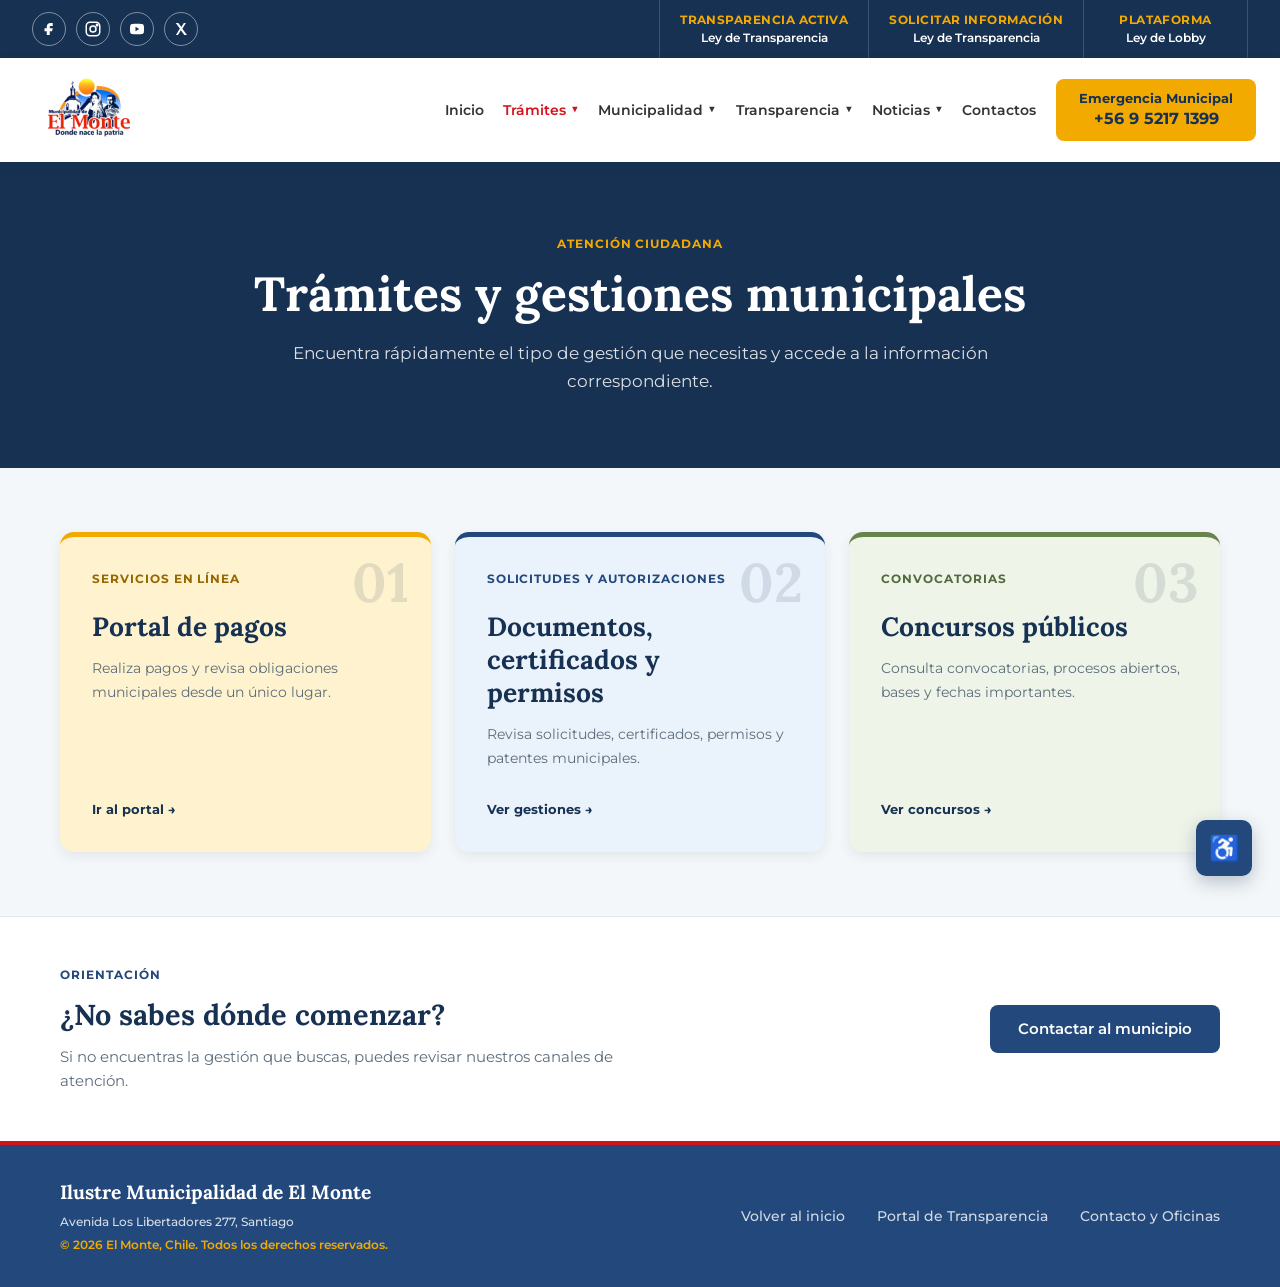
<file: tramites.html>
<!DOCTYPE html>
<html lang="es">

<head>

    <meta charset="UTF-8">

    <meta
        name="viewport"
        content="width=device-width, initial-scale=1.0">

    <title>Trámites y gestiones | Municipalidad de El Monte</title>


    <!-- Google Fonts -->
    <link
        rel="preconnect"
        href="https://fonts.googleapis.com">

    <link
        rel="preconnect"
        href="https://fonts.gstatic.com"
        crossorigin>

    <link
        href="https://fonts.googleapis.com/css2?family=Lora:ital,wght@0,400;0,600;0,700;1,400&family=Montserrat:wght@400;500;600;700&display=swap"
        rel="stylesheet">


    <!-- Hoja de estilos compartida -->
    <link
        rel="stylesheet"
        href="style.css">

</head>

<body>

    <!-- =========================================
         ACCESIBILIDAD
    ========================================== -->

    <aside
        class="accessibility-widget"
        aria-label="Herramientas de accesibilidad">


        <button
            type="button"
            class="accessibility-toggle"
            id="accessibility-toggle"
            aria-label="Abrir herramientas de accesibilidad"
            aria-expanded="false"
            aria-controls="accessibility-panel">

            <span aria-hidden="true">♿</span>

        </button>


        <div
            class="accessibility-panel"
            id="accessibility-panel"
            hidden>


            <div class="accessibility-panel-header">

                <span>
                    Accesibilidad
                </span>


                <button
                    type="button"
                    class="accessibility-close"
                    id="accessibility-close"
                    aria-label="Cerrar herramientas de accesibilidad">

                    ×

                </button>

            </div>


            <div class="accessibility-controls">


                <div class="accessibility-control-group">

                    <span class="accessibility-control-label">
                        Tamaño del texto
                    </span>


                    <div class="accessibility-text-buttons">

                        <button
                            type="button"
                            class="accessibility-action"
                            id="font-decrease"
                            aria-label="Disminuir tamaño del texto">
                            A−
                        </button>

                        <button
                            type="button"
                            class="accessibility-action"
                            id="font-reset"
                            aria-label="Restablecer tamaño del texto">
                            A
                        </button>

                        <button
                            type="button"
                            class="accessibility-action"
                            id="font-increase"
                            aria-label="Aumentar tamaño del texto">
                            A+
                        </button>

                    </div>

                </div>


                <button
                    type="button"
                    class="accessibility-option"
                    id="contrast-toggle"
                    aria-pressed="false">

                    <span aria-hidden="true">◐</span>

                    Alto contraste

                </button>


                <button
                    type="button"
                    class="accessibility-option"
                    id="links-toggle"
                    aria-pressed="false">

                    <span aria-hidden="true">Aa</span>

                    Subrayar enlaces

                </button>


                <button
                    type="button"
                    class="accessibility-reset"
                    id="accessibility-reset">

                    Restablecer ajustes

                </button>


            </div>

        </div>

    </aside>

    <!-- =========================================
         BARRA SUPERIOR
    ========================================== -->

    <div class="utility-bar">

        <div class="utility-bar-inner">


            <!-- Redes sociales -->
            <div
                class="social-links"
                aria-label="Redes sociales municipales">


                <a
                    href="#"
                    aria-label="Facebook de la Municipalidad">

                    <svg
                        viewBox="0 0 24 24"
                        aria-hidden="true">

                        <path d="M14 8h3V4h-3c-3 0-5 2-5 5v2H6v4h3v5h4v-5h3l1-4h-4V9c0-.7.3-1 1-1z"/>

                    </svg>

                </a>


                <a
                    href="#"
                    aria-label="Instagram de la Municipalidad">

                    <svg
                        viewBox="0 0 24 24"
                        aria-hidden="true">

                        <rect
                            x="3"
                            y="3"
                            width="18"
                            height="18"
                            rx="5"/>

                        <circle
                            cx="12"
                            cy="12"
                            r="4"/>

                        <circle
                            cx="17.5"
                            cy="6.5"
                            r="1"/>

                    </svg>

                </a>


                <a
                    href="#"
                    aria-label="YouTube de la Municipalidad">

                    <svg
                        viewBox="0 0 24 24"
                        aria-hidden="true">

                        <path d="M21 7.5a3 3 0 0 0-2.1-2.1C17.1 5 12 5 12 5s-5.1 0-6.9.4A3 3 0 0 0 3 7.5C2.6 9.3 2.6 12 2.6 12s0 2.7.4 4.5a3 3 0 0 0 2.1 2.1c1.8.4 6.9.4 6.9.4s5.1 0 6.9-.4a3 3 0 0 0 2.1-2.1c.4-1.8.4-4.5.4-4.5s0-2.7-.4-4.5z"/>

                        <path
                            class="social-play"
                            d="M10 9l5 3-5 3z"/>

                    </svg>

                </a>


                <a
                    href="#"
                    aria-label="X de la Municipalidad">

                    <svg
                        viewBox="0 0 24 24"
                        aria-hidden="true">

                        <path d="M5 4l5.5 7.3L5.3 20H8l3.8-6.2L16.5 20H20l-6.2-8.2L18.5 4h-2.7l-3.3 5.3L8.5 4z"/>

                    </svg>

                </a>


            </div>


            <!-- Transparencia -->
            <nav
                class="utility-links"
                aria-label="Accesos de transparencia">


                <a
                    href="https://www.portaltransparencia.cl/PortalPdT/directorio-de-organismos-regulados/?org=MU084"
                    target="_blank"
                    rel="noopener noreferrer">

                    <span>
                        Transparencia Activa
                    </span>

                    <small>
                        Ley de Transparencia
                    </small>

                </a>


                <a
                    href="https://www.portaltransparencia.cl/PortalPdT/web/guest/directorio-de-organismos-regulados?p_p_id=pdtorganismos_WAR_pdtorganismosportlet&orgcode=f3c0e3bf2ba13ee6ce7f537f50f5d09c"
                    target="_blank"
                    rel="noopener noreferrer">

                    <span>
                        Solicitar Información
                    </span>

                    <small>
                        Ley de Transparencia
                    </small>

                </a>


                <a href="#">

                    <span>
                        Plataforma
                    </span>

                    <small>
                        Ley de Lobby
                    </small>

                </a>


            </nav>


        </div>

    </div>

    <!-- =========================================
         HEADER
    ========================================== -->

    <header class="site-header">

        <div class="header-container">


            <div class="logo">

                <a href="index.html">

                    <img
                        src="logos/munielmonte.png"
                        alt="Logo Municipalidad El Monte"
                        class="main-logo">

                </a>

            </div>


            <div class="header-right">


                <nav
                    class="main-nav"
                    aria-label="Navegación principal">

                    <ul>


                        <li>

                            <a href="index.html">
                                Inicio
                            </a>

                        </li>


                        <!-- Trámites -->
                        <li class="nav-item-has-submenu">

                            <a
                                href="tramites.html"
                                class="active">

                                Trámites

                                <span
                                    class="nav-arrow"
                                    aria-hidden="true">
                                    ▼
                                </span>

                            </a>


                            <ul class="submenu">

                                <li>
                                    <a href="tramites.html">
                                        Todos los trámites
                                    </a>
                                </li>

                                <li>
                                    <a href="portal-pagos.html">
                                        Portal de pagos
                                    </a>
                                </li>

                                <li>
                                    <a href="documentos-permisos.html">
                                        Documentos, certificados y permisos
                                    </a>
                                </li>

                                <li>
                                    <a href="concursos-publicos.html">
                                        Concursos públicos
                                    </a>
                                </li>

                            </ul>

                        </li>


                        <!-- Municipalidad -->
                        <li class="nav-item-has-submenu">

                            <a href="municipalidad.html">

                                Municipalidad

                                <span
                                    class="nav-arrow"
                                    aria-hidden="true">
                                    ▼
                                </span>

                            </a>


                            <ul class="submenu">

                                <li>
                                    <a href="municipalidad.html">
                                        Nuestra Municipalidad
                                    </a>
                                </li>

                                <li>
                                    <a href="alcaldia.html">
                                        Alcaldía
                                    </a>
                                </li>

                                <li>
                                    <a href="concejo-municipal.html">
                                        Concejo Municipal
                                    </a>
                                </li>

                                <li>
                                    <a href="municipalidad.html#direcciones">
                                        Direcciones municipales
                                    </a>
                                </li>

                            </ul>

                        </li>


                        <!-- Transparencia -->
                        <li class="nav-item-has-submenu">

                            <a
                                href="https://www.portaltransparencia.cl/PortalPdT/directorio-de-organismos-regulados/?org=MU084"
                                target="_blank"
                                rel="noopener noreferrer">

                                Transparencia

                                <span
                                    class="nav-arrow"
                                    aria-hidden="true">
                                    ▼
                                </span>

                            </a>


                            <ul class="submenu">

                                <li>
                                    <a
                                        href="https://www.portaltransparencia.cl/PortalPdT/directorio-de-organismos-regulados/?org=MU084"
                                        target="_blank"
                                        rel="noopener noreferrer">

                                        Transparencia Activa

                                    </a>
                                </li>


                                <li>
                                    <a
                                        href="https://www.portaltransparencia.cl/PortalPdT/web/guest/directorio-de-organismos-regulados?p_p_id=pdtorganismos_WAR_pdtorganismosportlet&orgcode=f3c0e3bf2ba13ee6ce7f537f50f5d09c"
                                        target="_blank"
                                        rel="noopener noreferrer">

                                        Solicitar información

                                    </a>
                                </li>


                                <li>
                                    <a href="#">
                                        Ley de Lobby
                                    </a>
                                </li>

                            </ul>

                        </li>


                        <!-- Noticias -->
                        <li class="nav-item-has-submenu">

                            <a href="noticias.html">

                                Noticias

                                <span
                                    class="nav-arrow"
                                    aria-hidden="true">
                                    ▼
                                </span>

                            </a>


                            <ul class="submenu">

                                <li>
                                    <a href="noticias.html#panel-todas">
                                        Todas las noticias
                                    </a>
                                </li>

                                <li>
                                    <a href="agenda comunal.html">
                                        Agenda comunal
                                    </a>
                                </li>

                                <li>
                                    <a href="comunicados.html">
                                        Comunicados
                                    </a>
                                </li>

                            </ul>

                        </li>


                        <!-- Contactos -->
                        <li>

                            <a href="contactos.html">
                                Contactos
                            </a>

                        </li>


                    </ul>

                </nav>


                <a
                    href="tel:+56952171399"
                    class="emergency-btn">

                    <span>
                        Emergencia Municipal
                    </span>

                    <strong>
                        +56 9 5217 1399
                    </strong>

                </a>


            </div>

        </div>

    </header>

    <!-- =========================================
         CONTENIDO
    ========================================== -->

    <main>

        <!-- =========================================
             HERO INTERNO
        ========================================== -->

        <section class="main-page-hero">

            <div class="container main-page-hero-content">

                <span class="section-kicker-accent">
                    ATENCIÓN CIUDADANA
                </span>

                <h1>
                    Trámites y gestiones municipales
                </h1>

                <p>
                    Encuentra rápidamente el tipo de gestión que necesitas
                    y accede a la información correspondiente.
                </p>

            </div>

        </section>

        <!-- =========================================
             CATEGORÍAS DE TRÁMITES
        ========================================== -->

        <section class="tramites-directory">

            <div class="container">


                <div class="tramites-directory-grid">


                    <!-- Portal de pagos -->
                    <a
                        href="portal-pagos.html"
                        class="tramites-directory-card tramites-directory-payments">

                        <span class="tramites-directory-number">
                            01
                        </span>

                        <span class="card-kicker">
                            SERVICIOS EN LÍNEA
                        </span>

                        <h2>
                            Portal de pagos
                        </h2>

                        <p>
                            Realiza pagos y revisa obligaciones
                            municipales desde un único lugar.
                        </p>

                        <span class="tramites-directory-action">
                            Ir al portal →
                        </span>

                    </a>



                    <!-- Documentos y permisos -->
                    <a
                        href="documentos-permisos.html"
                        class="tramites-directory-card tramites-directory-documents">

                        <span class="tramites-directory-number">
                            02
                        </span>

                        <span class="card-kicker">
                            SOLICITUDES Y AUTORIZACIONES
                        </span>

                        <h2>
                            Documentos, certificados y permisos
                        </h2>

                        <p>
                            Revisa solicitudes, certificados,
                            permisos y patentes municipales.
                        </p>

                        <span class="tramites-directory-action">
                            Ver gestiones →
                        </span>

                    </a>



                    <!-- Concursos -->
                    <a
                        href="concursos-publicos.html"
                        class="tramites-directory-card tramites-directory-contests">

                        <span class="tramites-directory-number">
                            03
                        </span>

                        <span class="card-kicker">
                            CONVOCATORIAS
                        </span>

                        <h2>
                            Concursos públicos
                        </h2>

                        <p>
                            Consulta convocatorias, procesos abiertos,
                            bases y fechas importantes.
                        </p>

                        <span class="tramites-directory-action">
                            Ver concursos →
                        </span>

                    </a>


                </div>


            </div>

        </section>

        <!-- =========================================
             ORIENTACIÓN
        ========================================== -->

        <section class="tramites-help">

            <div class="container tramites-help-content">


                <div>

                    <span class="section-kicker">
                        ORIENTACIÓN
                    </span>

                    <h2>
                        ¿No sabes dónde comenzar?
                    </h2>

                    <p>
                        Si no encuentras la gestión que buscas,
                        puedes revisar nuestros canales de atención.
                    </p>

                </div>


                <a
                    href="contactos.html"
                    class="btn btn-primary">

                    Contactar al municipio

                </a>


            </div>

        </section>

    </main>

    <!-- =========================================
         FOOTER
    ========================================== -->

    <footer class="site-footer">

        <div class="container footer-container">


            <div class="footer-brand">

                <h5>
                    Ilustre Municipalidad de El Monte
                </h5>

                <p class="footer-address">
                    Avenida Los Libertadores 277, Santiago
                </p>

                <p class="footer-copy">
                    © 2026 El Monte, Chile. Todos los derechos reservados.
                </p>

            </div>


            <nav
                class="footer-nav"
                aria-label="Navegación del pie de página">

                <ul>

                    <li>
                        <a href="index.html">
                            Volver al inicio
                        </a>
                    </li>

                    <li>
                        <a
                            href="https://www.portaltransparencia.cl/PortalPdT/directorio-de-organismos-regulados/?org=MU084"
                            target="_blank"
                            rel="noopener noreferrer">

                            Portal de Transparencia

                        </a>
                    </li>

                    <li>
                        <a href="contactos.html">
                            Contacto y Oficinas
                        </a>
                    </li>

                </ul>

            </nav>


        </div>

    </footer>

    <!-- JavaScript compartido -->
    <script src="script.js"></script>


</body>

</html>
</file>
<file: style.css>
/* =========================================
   SISTEMA DE DISEÑO & VARIABLES (Identidad El Monte)
========================================= */
:root {
    /* Colores institucionales ajustados para mayor seriedad y menor estridencia */
    --color-primary: #23497c; /* Azul institucional, equilibrado y formal */
    --color-primary-dark: #173152; /* Azul oscuro sobrio y elegante */
    --color-accent: #f2a900; /* Naranja/Amarillo cálido del sol */
    --color-accent-hover: #d99700;
    --color-red: #d3121b; /* Rojo institucional El Monte */
    
    /* Grises y Fondos */
    --color-bg-light: #f4f7f9; /* Gris muy pálido, más limpio que el celeste */
    --color-white: #ffffff;
    --color-text: #333333;
    --color-text-muted: #5c6c7b;
    
    /* Tipografía */
    --font-heading: 'Lora', serif; /* Elegancia, peso histórico e institucional */
    --font-body: 'Montserrat', sans-serif; /* Modernidad, geometría y legibilidad UI */
    
    /* Espaciados */
    --spacing-sm: 8px;
    --spacing-md: 16px;
    --spacing-lg: 32px;
    --spacing-xl: 64px;
    
    /* Bordes y Sombras */
    --border-radius: 8px;
    --shadow-sm: 0 4px 12px rgba(23, 49, 82, 0.08); /* Sombra ajustada al nuevo azul */
}

/* =========================================
   RESET Y ESTILOS BASE
========================================= */
* {
    margin: 0;
    padding: 0;
    box-sizing: border-box;
}

body {
    font-family: var(--font-body);
    color: var(--color-text);
    background-color: var(--color-bg-light);
    line-height: 1.6;
}

h1, h2, h3, h4, h5 {
    font-family: var(--font-heading);
    color: var(--color-primary-dark);
    font-weight: 700;
}

a {
    text-decoration: none;
    transition: color 0.2s ease;
}

.container {
    max-width: 1200px;
    margin: 0 auto;
    padding: 0 20px;
}

/* =========================================
   COMPONENTES DE INTERFAZ
========================================= */
/* Botones */
.btn {
    display: inline-block;
    padding: 12px 28px;
    border-radius: var(--border-radius);
    font-family: var(--font-body);
    font-weight: 600;
    font-size: 0.95rem;
    cursor: pointer;
    border: none;
    transition: all 0.3s ease;
    text-align: center;
}

.btn-primary {
    background-color: var(--color-primary);
    color: var(--color-white);
}

.btn-primary:hover {
    background-color: var(--color-primary-dark);
    transform: translateY(-2px);
}

.btn-accent {
    background-color: var(--color-accent);
    color: var(--color-primary-dark);
}

.btn-accent:hover {
    background-color: var(--color-accent-hover);
    transform: translateY(-2px);
}

/* Etiquetas / Kickers */
.badge-red {
    display: inline-block;
    background-color: var(--color-red);
    color: var(--color-white);
    padding: 4px 12px;
    border-radius: 20px;
    font-size: 0.75rem;
    font-weight: 700;
    text-transform: uppercase;
    letter-spacing: 0.08em;
    margin-bottom: var(--spacing-md);
}

.section-kicker, .card-kicker, .section-kicker-red, .section-kicker-accent {
    font-family: var(--font-body);
    font-size: 0.75rem;
    font-weight: 700;
    text-transform: uppercase;
    letter-spacing: 0.08em;
    display: block;
    margin-bottom: var(--spacing-sm);
}

.section-kicker, .card-kicker { color: var(--color-primary); }
.section-kicker-red { color: var(--color-red); }
.section-kicker-accent { color: var(--color-accent); }

/* Grillas */
.grid-3 {
    display: grid;
    grid-template-columns: repeat(auto-fit, minmax(300px, 1fr));
    gap: var(--spacing-lg);
}

/* =========================================
   BARRA SUPERIOR DE SERVICIOS
========================================= */

.utility-bar {
    width: 100%;
    background-color: var(--color-primary-dark);
    color: var(--color-white);
}

.utility-bar-inner {
    width: 100%;
    max-width: 1480px;
    margin: 0 auto;
    padding: 0 32px;
    min-height: 58px;
    display: flex;
    align-items: stretch;
    justify-content: space-between;
}

/* =========================================
   REDES SOCIALES
========================================= */

.social-links {
    display: flex;
    align-items: center;

    gap: 10px;
}

.social-links a {
    width: 34px;
    height: 34px;
    display: flex;
    align-items: center;
    justify-content: center;
    color: var(--color-white);
    border: 1px solid rgba(255, 255, 255, 0.45);
    border-radius: 50%;
    transition:
        background-color 0.2s ease,
        border-color 0.2s ease,
        transform 0.2s ease;
}

.social-links a:hover {
    background-color: rgba(255, 255, 255, 0.12);
    border-color: var(--color-white);

    transform: translateY(-2px);
}

.social-links svg {
    width: 18px;
    height: 18px;

    fill: currentColor;
}

.social-links svg rect,
.social-links svg circle {
    fill: none;
    stroke: currentColor;
    stroke-width: 2;
}

.social-links .social-play {fill: var(--color-primary-dark);}

/* =========================================
   BOTONES DE TRANSPARENCIA
========================================= */

.utility-links {
    display: flex;
    align-items: stretch;
}

.utility-links a {
    min-width: 190px;

    padding: 8px 20px;

    display: flex;
    flex-direction: column;
    align-items: center;
    justify-content: center;

    color: var(--color-white);

    border-left: 1px solid rgba(255, 255, 255, 0.16);

    text-align: center;

    transition: background-color 0.2s ease;
}

.utility-links a:last-child {border-right: 1px solid rgba(255, 255, 255, 0.16);}

.utility-links a:hover {background-color: rgba(255, 255, 255, 0.08);}

.utility-links span {
    color: var(--color-accent);

    font-size: 0.72rem;
    font-weight: 700;

    text-transform: uppercase;
    letter-spacing: 0.04em;
}

.utility-links small {
    color: var(--color-white);

    font-size: 0.72rem;
    font-weight: 600;
}

/* =========================================
   HEADER PRINCIPAL
========================================= */

.site-header {
    position: sticky;
    top: 0;
    z-index: 500;
    background-color: var(--color-white);
    padding: 12px 0;
    box-shadow: var(--shadow-sm);
}

/*
   IMPORTANTE:
   esta cabecera NO usa el límite de 1200px
   del contenido de las páginas.
*/
.header-container {
    width: 100%;
    max-width: 1480px;

    margin: 0 auto;
    padding: 0 32px;

    display: flex;
    align-items: center;
    justify-content: space-between;

    gap: 32px;
}

/* Logo */
.logo {
    flex-shrink: 0;

    display: flex;
    align-items: center;
}

.main-logo {
    width: auto;
    height: auto;

    max-width: 220px;
    max-height: 80px;

    object-fit: contain;

    display: block;
}

/* Navegación + emergencia */
.header-right {
    flex: 1;

    display: flex;
    align-items: center;
    justify-content: flex-end;

    gap: 28px;
}

/* =========================================
   NAVEGACIÓN PRINCIPAL
========================================= */

.main-nav > ul {
    display: flex;
    align-items: center;

    gap: 25px;

    margin: 0;
    padding: 0;

    list-style: none;
}

.main-nav > ul > li {position: relative;}

.main-nav > ul > li > a {
    display: flex;
    align-items: center;

    gap: 5px;

    padding: 20px 0;

    color: var(--color-text);

    font-size: 0.93rem;
    font-weight: 600;

    white-space: nowrap;
}

.main-nav > ul > li > a:hover,
.main-nav > ul > li > a.active {color: var(--color-red);}

.nav-arrow {
    position: relative;
    top: -1px;

    font-size: 0.8rem;

    transition: transform 0.2s ease;
}

.nav-item-has-submenu:hover .nav-arrow,
.nav-item-has-submenu:focus-within .nav-arrow {transform: rotate(180deg);}

/* =========================================
   SUBMENÚ
========================================= */

.submenu {
    position: absolute;

    top: calc(100% - 4px);
    left: -18px;

    z-index: 100;

    min-width: 235px;

    padding: 8px;

    background-color: var(--color-white);

    border: 1px solid #e3e8ed;
    border-radius: 8px;

    box-shadow: 0 12px 30px rgba(23, 49, 82, 0.15);

    list-style: none;

    opacity: 0;
    visibility: hidden;

    transform: translateY(8px);

    pointer-events: none;

    transition:
        opacity 0.18s ease,
        transform 0.18s ease,
        visibility 0.18s ease;
}

.nav-item-has-submenu:hover > .submenu,
.nav-item-has-submenu:focus-within > .submenu {
    opacity: 1;
    visibility: visible;

    transform: translateY(0);

    pointer-events: auto;
}

.submenu li {width: 100%;}

.submenu a {
    width: 100%;

    display: block;

    padding: 11px 13px;

    color: var(--color-text);

    border-radius: 5px;

    font-size: 0.82rem;
    font-weight: 500;

    white-space: nowrap;
}

.submenu a:hover {
    background-color: var(--color-bg-light);
    color: var(--color-red);
}

/* =========================================
   BOTÓN DE EMERGENCIA
========================================= */

.emergency-btn {
    min-width: 230px;

    padding: 12px 20px;

    display: flex;
    flex-direction: column;
    align-items: center;
    justify-content: center;

    flex-shrink: 0;

    background-color: var(--color-accent);
    color: var(--color-primary-dark);

    border-radius: var(--border-radius);

    text-align: center;

    line-height: 1.25;

    transition:
        background-color 0.2s ease,
        transform 0.2s ease;
}

.emergency-btn:hover {
    background-color: var(--color-accent-hover);

    transform: translateY(-2px);
}

.emergency-btn span {
    font-size: 0.8rem;
    font-weight: 700;
}

.emergency-btn strong {
    margin-top: 2px;

    font-size: 1rem;
    font-weight: 700;
}

/* =========================================
   HERO CARRUSEL
========================================= */
.hero-carousel {
    position: relative;
    width: 100%;
    background-color: var(--color-bg-light);
/* =========================================
============================================
============================================
============================================

            EDICIÓN NUEVA - CIAN

============================================
============================================
============================================
   ========================================= */
    z-index: 20;
}

.carousel-container {
    position: relative;
    height: 500px;
    width: 100%;
    overflow-x: clip;
}
/* =========================================
============================================
============================================
============================================

        TERMINO DE EDICIÓN NUEVA - CIAN

============================================
============================================
============================================
   ========================================= */

.carousel-track {
    position: relative;
    height: 100%;
    width: 100%;
    transition: transform 400ms cubic-bezier(0.25, 1, 0.5, 1);
}

/* Slides Individuales */
.carousel-slide {
    position: absolute;
    top: 0;
    bottom: 0;
    width: 100%;
    display: flex;
    align-items: center;
    justify-content: center;
    text-align: center;
    color: var(--color-white);
}

.slide-navy { background-color: var(--color-primary); }

/* =========================================
   IMÁGENES DEL HERO
========================================= */

.slide-image {
    position: absolute;
    overflow: hidden;
}

/* Imagen de fondo */
.hero-slide-image {
    position: absolute;

    top: 0;
    left: 0;

    width: 100%;
    height: 100%;

    object-fit: cover;
    object-position: center;

    z-index: 0;
}

/* Capa azul sobre la fotografía */
.slide-image::after {
    content: "";
    position: absolute;
    inset: 0;
    background-color: rgba(23, 49, 82, 0.68);
    z-index: 1;
    pointer-events: none;
}

/* El contenido siempre queda sobre
   la fotografía y el overlay */
.slide-image .hero-content {
    position: relative;
    z-index: 2;
}

/* Contenido dentro del Slide */
.hero-content {
    display: flex;
    flex-direction: column;
    align-items: center;
    padding: 0 80px;
    z-index: 2;
}

.hero-content h2 {
    color: var(--color-white);
    font-size: 3.2rem;
    line-height: 1.2;
    margin: var(--spacing-sm) 0 var(--spacing-md);
    max-width: 900px;
}

.hero-content p {
    font-size: 1.15rem;
    margin-bottom: var(--spacing-lg);
    opacity: 0.9;
    max-width: 650px;
}

.hero-search {
    display: flex;
    width: 100%;
    max-width: 650px;
    gap: 8px;
    background: rgba(255, 255, 255, 0.1);
    padding: 8px;
    border-radius: 12px;
}

.hero-search input {
    flex-grow: 1;
    padding: 16px 20px;
    border-radius: var(--border-radius);
    border: none;
    font-size: 1rem;
    font-family: var(--font-body);
}

.hero-search input:focus {outline: 2px solid var(--color-accent);}

.hero-search .btn-accent {
    padding: 16px 36px;
    font-size: 1.05rem;
}

/* =========================================
============================================
============================================
============================================

            EDICIÓN NUEVA - CIAN

============================================
============================================
============================================
   ========================================= */
.hero-search {
    position: relative;
    z-index: 30;
}

/* Menú desplegable de sugerencias del buscador Hero */
.hero-search-dropdown {
    position: absolute;
    top: calc(100% + 8px);
    left: 0;
    right: 0;
    background-color: var(--color-white);
    border: 1px solid #d1d9e0;
    border-radius: 10px;
    box-shadow: 0 14px 32px rgba(23, 49, 82, 0.22);
    max-height: 280px;
    overflow-y: auto;
    text-align: left;
    z-index: 100;
    padding: 6px;
}

.hero-search-item {
    display: flex;
    align-items: center;
    justify-content: space-between;
    gap: 12px;
    padding: 12px 16px;
    border-radius: 7px;
    color: var(--color-text);
    text-decoration: none;
    transition: background-color 0.15s ease, color 0.15s ease;
    cursor: pointer;
}

.hero-search-item:hover,
.hero-search-item.is-active {
    background-color: var(--color-bg-light);
}

.hero-search-item-main {
    display: flex;
    flex-direction: column;
    gap: 2px;
}

.hero-search-item-title {
    font-weight: 700;
    font-size: 0.95rem;
    color: var(--color-primary-dark);
}

.hero-search-item:hover .hero-search-item-title,
.hero-search-item.is-active .hero-search-item-title {
    color: var(--color-red);
}

.hero-search-item-desc {
    font-size: 0.8rem;
    color: var(--color-text-muted);
}

.hero-search-item-badge {
    flex-shrink: 0;
    font-size: 0.7rem;
    font-weight: 700;
    text-transform: uppercase;
    letter-spacing: 0.05em;
    padding: 4px 10px;
    border-radius: 20px;
    background-color: #eef2f6;
    color: var(--color-primary);
}

.hero-search-empty {
    padding: 16px;
    text-align: center;
    font-size: 0.9rem;
    color: var(--color-text-muted);
}
/* =========================================
============================================
============================================
============================================

        TERMINO DE EDICIÓN NUEVA - CIAN

============================================
============================================
============================================
   ========================================= */

/* Botones Laterales del Carrusel */
.carousel-button {
    position: absolute;
    top: 50%;
    transform: translateY(-50%);
    background: var(--color-accent);
    color: var(--color-primary-dark);
    border: none;
    border-radius: 50%;
    width: 48px;
    height: 48px;
    cursor: pointer;
    font-size: 1.2rem;
    font-weight: bold;
    z-index: 10;
    box-shadow: 0 4px 12px rgba(0,0,0,0.15);
    transition: all 0.2s ease;
}

.carousel-button:hover {
    background: var(--color-white);
    transform: translateY(-50%) scale(1.05);
}

.carousel-button-left { left: 30px; }
.carousel-button-right { right: 30px; }

/* Navegación por puntos inferiores */
.carousel-nav {
    position: absolute;
    bottom: 30px;
    left: 50%;
    transform: translateX(-50%);
    display: flex;
    gap: 12px;
    z-index: 10;
/* =========================================
============================================
============================================
============================================

            EDICIÓN NUEVA - CIAN

============================================
============================================
============================================
   ========================================= */
    transition: opacity 0.15s ease, visibility 0.15s ease;
}

.carousel-container:has(.hero-search-dropdown:not([hidden])) .carousel-nav {
    opacity: 0;
    visibility: hidden;
    pointer-events: none;
}
/* =========================================
============================================
============================================
============================================

        TERMINO DE EDICIÓN NUEVA - CIAN

============================================
============================================
============================================
   ========================================= */

.carousel-indicator {
    border: 0;
    border-radius: 50%;
    width: 12px;
    height: 12px;
    background: rgba(255, 255, 255, 0.3);
    cursor: pointer;
    transition: all 0.3s ease;
}

.carousel-indicator:hover {background: rgba(255, 255, 255, 0.8);}

.carousel-indicator.current-indicator {
    background: var(--color-accent);
    transform: scale(1.2);
}

/* =========================================
   SECCIONES GENERALES Y TRÁMITES
========================================= */

.section-light {padding: var(--spacing-xl) 0;}

.section-title {
    font-size: 2.4rem;
    margin-bottom: var(--spacing-sm);
}

.section-desc {
    color: var(--color-text-muted);
    margin-bottom: var(--spacing-lg);
    font-size: 1.05rem;
}

.section-header-flex {
    display: flex;
    justify-content: space-between;
    align-items: flex-end;
    margin-bottom: var(--spacing-lg);
}

.link-blue {
    color: var(--color-primary);
    font-weight: 700;
    font-size: 0.95rem;
    border-bottom: 2px solid transparent;
}

.link-blue:hover {
    color: var(--color-red);
    border-bottom-color: var(--color-red);
}

/* Acordeón (Preguntas Frecuentes) */

.accordion-item {
    background-color: var(--color-white);
    margin-bottom: 12px;
    border-radius: var(--border-radius);
    overflow: hidden;
    box-shadow: var(--shadow-sm);
}

.accordion-header {
    width: 100%;
    text-align: left;
    padding: 24px;
    background: none;
    border: none;
    font-family: var(--font-body);
    font-weight: 700;
    font-size: 1.05rem;
    color: var(--color-primary-dark);
    cursor: pointer;
    display: flex;
    justify-content: space-between;
    align-items: center;
    transition: background-color 0.2s ease;
}

.accordion-header:hover {background-color: #f8fafc;}

.accordion-header .icon-plus {
    color: var(--color-red);
    font-size: 1.4rem;
}

.accordion-content {
    max-height: 0;
    overflow: hidden;
    padding: 0 24px;
    background-color: var(--color-white);
    transition: max-height 0.3s ease-out, padding 0.3s ease;
}

.accordion-content p {
    color: var(--color-text-muted);
    padding-bottom: 24px;
    line-height: 1.7;
}

.text-primary-dark { color: var(--color-primary-dark); }

/* =========================================
   AYUDA + EMERGENCIAS
========================================= */

.help-emergency-section {
    width: 100%;
    padding: var(--spacing-xl) 0;
    background-color: #fbf8f1;
    border-bottom: 1px solid #eee7d9;
}

.help-emergency-grid {
    display: grid;

    grid-template-columns:
        repeat(2, minmax(0, 1fr));

    gap: 48px;

    align-items: stretch;
}

/* Panel base */
.support-panel {
    height: 100%;
    padding: 0;
    border-radius: 0;
    box-shadow: none;
    background: transparent;
}

.support-panel-title {
    margin-bottom: 10px;

    font-family: var(--font-heading);
    font-size: 2rem;
    line-height: 1.2;

    color: var(--color-primary-dark);
}

.support-panel-description {
    margin-bottom: 28px;

    color: var(--color-text-muted);

    font-size: 0.92rem;
    line-height: 1.6;
}

/* =========================================
   COLUMNA FAQ
========================================= */

.faq-panel {background-color: transparent;}

.faq-panel .accordion {
    display: grid;

    gap: 12px;
}

.faq-panel .accordion-item {margin-bottom: 0;}

/* Reducimos un poco el alto de cada pregunta
   para que funcione mejor en la nueva columna */
.faq-panel .accordion-header {
    padding: 20px 22px;

    font-size: 0.92rem;
}

.faq-panel .accordion,
.emergency-contact-list {margin-top: 6px;   }

/* =========================================
   COLUMNA EMERGENCIAS
========================================= */

.emergency-panel {
    display: flex;
    flex-direction: column;

    background-color: transparent;

    border-top: none;
}

.emergency-contact-list {
    display: grid;

    gap: 12px;
}

.emergency-contact {
    display: flex;
    align-items: center;

    gap: 16px;

    padding: 15px 16px;

    background-color: var(--color-white);

    border: 1px solid #eee6d8;
    border-radius: 9px;
}

.emergency-contact-icon {
    width: 42px;
    height: 42px;

    flex: 0 0 42px;

    display: flex;
    align-items: center;
    justify-content: center;

    border-radius: 50%;

    background-color: #fff0c2;

    color: var(--color-red);

    font-size: 1.15rem;
    font-weight: 700;
}

.emergency-contact-info {
    min-width: 0;

    display: flex;
    flex-direction: column;

    gap: 2px;
}

.emergency-contact-name {
    color: var(--color-primary-dark);

    font-family: var(--font-heading);
    font-size: 0.95rem;
    font-weight: 700;
}

.emergency-contact-info > a,
.emergency-phone-group a {
    color: var(--color-primary);

    font-size: 1.05rem;
    font-weight: 700;
}

.emergency-contact-info > a:hover,
.emergency-phone-group a:hover {color: var(--color-red);}

.emergency-contact-info small {
    color: var(--color-text-muted);
    font-size: 0.72rem;
}

.emergency-phone-group {
    display: flex;
    align-items: center;

    gap: 7px;

    flex-wrap: wrap;
}

/* Enlace final */
.emergency-all-link {
    display: inline-block;

    margin-top: auto;
    padding-top: 22px;

    color: var(--color-primary);

    font-size: 0.82rem;
    font-weight: 700;
}

.emergency-all-link:hover {color: var(--color-red);}

/* =========================================
   SECCIÓN AZUL OSCURO (Contacto)
========================================= */
.section-dark {
    background-color: var(--color-primary-dark);
    padding: var(--spacing-xl) 0;
    color: var(--color-white);
}

.contact-container {
    display: grid;
    grid-template-columns: 1fr 1.5fr;
    gap: var(--spacing-xl);
    align-items: flex-start;
}

.text-white { color: var(--color-white); }
.text-white-opacity {
    color: rgba(255, 255, 255, 0.85);
    margin-bottom: var(--spacing-lg);
    line-height: 1.7;
}

.contact-details {
    list-style: none;
    padding: 0;
}

.contact-details li {
    margin-bottom: var(--spacing-md);
    font-size: 0.95rem;
}

.contact-details strong {
    display: block;
    color: var(--color-accent);
    margin-bottom: 4px;
    font-weight: 600;
}

/* Formulario de Contacto */
.contact-form-wrapper {
    background-color: var(--color-white);
    padding: 48px;
    border-radius: 12px;
    box-shadow: 0 12px 32px rgba(0,0,0,0.2);
}

.form-title {
    font-size: 1.8rem;
    margin-bottom: 8px;
}

.form-desc {
    font-size: 0.95rem;
    color: var(--color-text-muted);
    margin-bottom: var(--spacing-lg);
}

.contact-form .form-group {
    margin-bottom: 24px;
    display: flex;
    flex-direction: column;
}

.contact-form .form-row {
    display: grid;
    grid-template-columns: 1fr 1fr;
    gap: 24px;
}

.contact-form label {
    font-size: 0.85rem;
    font-weight: 700;
    color: var(--color-primary-dark);
    margin-bottom: 8px;
}

.contact-form input,
.contact-form textarea {
    padding: 14px;
    border: 1px solid #d1d9e0;
    border-radius: 6px;
    font-family: var(--font-body);
    font-size: 1rem;
    background-color: #f9fbfc;
}

.contact-form input:focus,
.contact-form textarea:focus {
    outline: none;
    border-color: var(--color-primary);
    background-color: var(--color-white);
}

.contact-form textarea {resize: vertical;}

/* =========================================
   FOOTER
========================================= */
.site-footer {
    background-color: var(--color-primary);
    padding: 32px 0;
    color: var(--color-white);
    border-top: 4px solid var(--color-red);
}

.footer-container {
    display: flex;
    justify-content: space-between;
    align-items: center;
    flex-wrap: wrap;
    gap: 20px;
}

.footer-brand h5 {
    font-family: var(--font-heading);
    font-size: 1.2rem;
    color: var(--color-white);
    margin-bottom: 4px;
}

.footer-brand p {
    font-family: var(--font-body);
    font-size: 0.85rem;
    color: var(--color-accent);
    margin: 0;
    font-weight: 600;
}

.footer-brand .footer-address {
    margin-bottom: 3px;
    color: rgba(255, 255, 255, 0.82);
    font-size: 0.78rem;
    font-weight: 500;
}


.footer-brand .footer-copy {
    color: var(--color-accent);
    font-size: 0.78rem;
    font-weight: 600;
}

.footer-nav ul {
    display: flex;
    list-style: none;
    gap: 32px;
    padding: 0;
    margin: 0;
}

.footer-nav a {
    color: rgba(255, 255, 255, 0.8);
    font-size: 0.9rem;
    font-weight: 500;
    text-decoration: none;
    transition: color 0.2s ease;
}

.footer-nav a:hover {color: var(--color-white);}

/* =========================================
   RESPONSIVIDAD HEADER
========================================= */

@media (max-width: 1280px) {

    .header-container {
        padding-left: 24px;
        padding-right: 24px;

        gap: 22px;
    }

    .header-right {gap: 20px;}

    .main-nav > ul {gap: 18px;}

    .main-nav > ul > li > a {font-size: 0.86rem;}

    .emergency-btn {min-width: 200px;}

    .utility-links a {min-width: 165px;}
}

@media (max-width: 992px) {

    .utility-bar-inner {
        flex-direction: column;

        padding-top: 10px;
        padding-bottom: 10px;

        gap: 10px;
    }

    .social-links {justify-content: center;}

    .utility-links {
        width: 100%;

        justify-content: center;

        flex-wrap: wrap;
    }

    .utility-links a {
        flex: 1;

        min-width: 180px;
    }

    .header-container {
        flex-direction: column;

        padding-top: 8px;
        padding-bottom: 8px;
    }

    .header-right {
        width: 100%;
        flex-direction: column;
        gap: var(--spacing-md);
    }

    .main-nav > ul {
        justify-content: center;

        flex-wrap: wrap;

        gap: 0 22px;
    }

    .main-nav > ul > li > a {padding: 10px 0;}

    .emergency-btn {
        min-width: 0;
        width: 100%;
        max-width: 320px;
    }

    .contact-container { grid-template-columns: 1fr; }
    .hero-content h2 { font-size: 2.5rem; }

    .help-emergency-grid {grid-template-columns: 1fr;}

}

@media (max-width: 600px) {

    .utility-links {
        display: grid;
        grid-template-columns: 1fr;
    }

    .utility-links a {
        border-right: none;
        border-bottom: 1px solid rgba(255, 255, 255, 0.12);
    }

    .main-nav > ul {
        flex-direction: column;

        align-items: stretch;

        width: 100%;
    }

    .main-nav > ul > li {width: 100%;}

    .main-nav > ul > li > a {justify-content: center;}

    .submenu {
        left: 50%;

        transform:
            translate(-50%, 8px);

        min-width: min(280px, calc(100vw - 32px));
    }

    .nav-item-has-submenu:hover > .submenu,
    .nav-item-has-submenu:focus-within > .submenu {transform:translate(-50%, 0);}

}

@media (max-width: 768px) {

    .header-container {gap: var(--spacing-md);}
    
    .main-nav ul {
        flex-wrap: wrap;
        justify-content: center;
        gap: 15px;
    }
    
    .hero-search {
        flex-direction: column;
        background: transparent;
        padding: 0;
    }
    
    .section-header-flex {
        flex-direction: column;
        align-items: flex-start;
        gap: var(--spacing-md);
    }

    .contact-form .form-row {
        grid-template-columns: 1fr;
    }
    
    .footer-container {
        flex-direction: column;
        text-align: center;
    }
    
    .footer-nav ul {justify-content: center;}

    .hero-content {padding: 0 40px}
    
    .carousel-button {
        width: 36px;
        height: 36px;
        font-size: 1rem;
    }
    
    .carousel-button-left { left: 10px; }
    .carousel-button-right { right: 10px; }

}

/* =========================================
   FRANJA TRÁMITES + FUNCIONARIOS
========================================= */

.home-services-section {
    width: 100%;
    background-color: #f5f7f9;
    border-bottom: 1px solid #e8edf1;
}

/* =========================================
   FRANJA ÚLTIMAS NOTICIAS
========================================= */

.home-news-section {
    background-color: #eaf4fa;
    border-bottom: 1px solid #dceaf3;
}

/* =========================================
   TRÁMITES Y GESTIONES - INDEX
========================================= */

.service-grid {
    display: grid;
    grid-template-columns: repeat(3, minmax(0, 1fr));
    gap: 18px;
}

/* Tarjeta base */
.service-link-card {
    min-width: 0;
    min-height: 135px;

    display: flex;
    flex-direction: column;
    justify-content: flex-start;

    padding: 20px 22px;

    border-radius: 10px;

    color: var(--color-text);

    box-shadow: var(--shadow-sm);

    transition:
        transform 0.25s ease,
        box-shadow 0.25s ease;
}

.service-link-card:hover {
    transform: translateY(-4px);
    box-shadow: 0 8px 24px rgba(23, 49, 82, 0.14);
}

/* Título principal */
.service-link-card h4 {
    margin-top: 2px;
    margin-bottom: 16px;
    color: var(--color-primary-dark);
    font-family: var(--font-heading);
    font-size: 1.4rem;
    line-height: 1.25;
}

/* Texto inferior */
.service-card-action {
    margin-top: auto;
    color: var(--color-primary-dark);
    font-size: 0.78rem;
    font-weight: 700;
}

/* =========================================
   COLORES INDIVIDUALES
========================================= */

/* Portal de pagos */
.service-card-payments {
    background-color: #fff3cf;
    border-top: 4px solid var(--color-accent);
}

.service-card-payments .card-kicker {color: #946700;}

/* Documentos */
.service-card-documents {
    background-color: #eaf2fb;
    border-top: 4px solid var(--color-primary);
}

.service-card-documents .card-kicker {color: var(--color-primary);}

/* Concursos */
.service-card-contests {
    background-color: #eef4e8;
    border-top: 4px solid #68834d;
}

.service-card-contests .card-kicker {color: #526b3d;}

/* =========================================
   CONTENIDO PRINCIPAL + COLUMNA LATERAL
   Misma lógica de composición que Noticias
========================================= */

.post-hero-layout {
    display: grid;

    /* Misma proporción utilizada en noticias.html */
    grid-template-columns:
        minmax(0, 2fr)
        minmax(280px, 1fr);

    gap: 40px;

    align-items: start;
}

/* Columna principal */
.main-content-column {min-width: 0;}

.main-content-column > section {width: 100%;}

/* Los .container internos ya no necesitan
   volver a limitar el ancho ni agregar
   un segundo margen horizontal */
.main-content-column > section > .container {
    width: 100%;
    max-width: none;

    padding-left: 0;
    padding-right: 0;
}

/* =========================================
   COLUMNA LATERAL
========================================= */

.service-sidebar {
    min-width: 0;

    padding-top: var(--spacing-xl);
    padding-bottom: var(--spacing-xl);

    padding-left: 0;

    border-left: none;
}

/* Mantiene las tarjetas visibles mientras
   se recorre parte de la página */
.sidebar-sticky {
    position: sticky;
    top: 24px;

    display: grid;
    gap: 24px;
}

/* =========================================
   TARJETAS LATERALES
========================================= */

.sidebar-card {
    background-color: var(--color-white);

    padding: 28px;

    border-radius: 12px;

    box-shadow: var(--shadow-sm);
}

.sidebar-card-employees {border-top: 4px solid var(--color-primary);}

.sidebar-card-title {
    font-size: 1.55rem;
    line-height: 1.25;

    margin-bottom: 12px;
}

.sidebar-card-description {
    color: var(--color-text-muted);

    font-size: 0.88rem;
    line-height: 1.6;

    margin-bottom: 20px;
}

/* Botones de ambas tarjetas */
.sidebar-btn {
    width: 100%;

    padding-left: 16px;
    padding-right: 16px;
}

/* =========================================
   ACCESO FUNCIONARIOS
========================================= */

.employee-login-form {
    display: grid;
    gap: 16px;
}

.sidebar-form-group {
    display: flex;
    flex-direction: column;

    gap: 7px;
}

.sidebar-form-group label {
    color: var(--color-primary-dark);

    font-size: 0.8rem;
    font-weight: 700;
}

.sidebar-form-group input {
    width: 100%;

    padding: 12px 13px;

    border: 1px solid #d1d9e0;
    border-radius: 6px;

    background-color: #f9fbfc;

    color: var(--color-text);

    font-family: var(--font-body);
    font-size: 0.88rem;

    transition:
        border-color 0.2s ease,
        background-color 0.2s ease,
        box-shadow 0.2s ease;
}

.sidebar-form-group input:focus {
    outline: none;

    border-color: var(--color-primary);

    background-color: var(--color-white);

    box-shadow:
        0 0 0 3px rgba(35, 73, 124, 0.12);
}

.employee-login-status {
    min-height: 1.4em;

    margin: 0;

    color: var(--color-text-muted);

    font-size: 0.72rem;
    line-height: 1.45;
}

/* =========================================
   RESPONSIVIDAD DE LA COLUMNA LATERAL
========================================= */

@media (max-width: 1120px) {
    .post-hero-layout {grid-template-columns: 1fr;}
    .service-sidebar {padding-top: 0;}
    .sidebar-sticky {position: static;}
}

@media (max-width: 700px) {
    .post-hero-layout {
        padding-left: 16px;
        padding-right: 16px;
    }

    .sidebar-card {padding: 24px;}
    .service-grid {grid-template-columns: 1fr;}
    .home-news-grid {grid-template-columns: 1fr;}
    .support-panel-title {font-size: 1.7rem;}
}

/* =========================================
   BARRA FLOTANTE DE ACCESIBILIDAD
========================================= */

.accessibility-widget {
    position: fixed;
    right: 28px;
    bottom: 24px;
    top: auto;
    left: auto;
    transform: none;
    z-index: 1000;
    display: block;
}

/* Botón principal */
.accessibility-toggle {
    width: 56px;
    height: 56px;
    border: none;
    border-radius: 10px;
    background-color: var(--color-primary);
    color: var(--color-white);
    font-size: 1.55rem;
    cursor: pointer;
    display: flex;
    align-items: center;
    justify-content: center;
    box-shadow: 0 6px 18px rgba(23, 49, 82, 0.28);
    transition:
        background-color 0.2s ease,
        transform 0.2s ease,
        box-shadow 0.2s ease;
}

.accessibility-toggle:hover {
    background-color: var(--color-primary-dark);
    transform: translateY(-2px);
    box-shadow: 0 8px 22px rgba(23, 49, 82, 0.34);
}

.accessibility-toggle:focus-visible {
    outline: 3px solid var(--color-accent);
    outline-offset: 3px;
}

/* =========================================
   PANEL
========================================= */

.accessibility-panel {
    position: absolute;
    right: 0;
    bottom: 68px;
    width: 285px;
    background-color: var(--color-white);
    border: 1px solid #d1d9e0;
    border-radius: 12px;
    box-shadow: 0 12px 32px rgba(23, 49, 82, 0.2);
    overflow: hidden;
}

.accessibility-panel-header {
    display: flex;
    align-items: center;
    justify-content: space-between;

    padding: 14px 16px;

    background-color: var(--color-primary-dark);
    color: var(--color-white);

    font-weight: 700;
    font-size: 0.95rem;
}

/* Botón cerrar */
.accessibility-close {
    width: 32px;
    height: 32px;

    border: none;
    border-radius: 50%;

    background: transparent;
    color: var(--color-white);

    font-size: 1.5rem;
    line-height: 1;

    cursor: pointer;
}

.accessibility-close:hover {background-color: rgba(255, 255, 255, 0.12);}
.accessibility-close:focus-visible {outline: 2px solid var(--color-accent);}

/* =========================================
   CONTROLES
========================================= */

.accessibility-controls {
    padding: 16px;
    display: grid;
    gap: 12px;
}

.accessibility-control-group {
    display: grid;
    gap: 8px;
}

.accessibility-control-label {
    font-size: 0.8rem;
    font-weight: 700;

    color: var(--color-primary-dark);

    text-transform: uppercase;
    letter-spacing: 0.04em;
}

/* Botones A-, A y A+ */
.accessibility-text-buttons {
    display: grid;
    grid-template-columns: repeat(3, 1fr);
    gap: 8px;
}

.accessibility-action {
    padding: 9px 6px;

    border: 1px solid #d1d9e0;
    border-radius: 6px;

    background-color: #f8fafc;
    color: var(--color-primary-dark);

    font-family: var(--font-body);
    font-weight: 700;
    font-size: 0.9rem;

    cursor: pointer;

    transition:
        background-color 0.2s ease,
        border-color 0.2s ease;
}

.accessibility-action:hover {
    background-color: #eef3f7;
    border-color: var(--color-primary);
}

/* Botones de opción */
.accessibility-option {
    width: 100%;

    display: flex;
    align-items: center;
    gap: 10px;

    padding: 11px 12px;

    border: 1px solid #d1d9e0;
    border-radius: 6px;

    background-color: var(--color-white);
    color: var(--color-primary-dark);

    font-family: var(--font-body);
    font-size: 0.85rem;
    font-weight: 600;

    cursor: pointer;

    text-align: left;

    transition:
        background-color 0.2s ease,
        color 0.2s ease,
        border-color 0.2s ease;
}

.accessibility-option:hover {
    border-color: var(--color-primary);
    background-color: #f8fafc;
}

.accessibility-option.is-active {
    background-color: var(--color-primary);
    color: var(--color-white);
    border-color: var(--color-primary);
}

/* Botón restablecer */
.accessibility-reset {
    margin-top: 4px;

    padding: 10px;

    border: none;
    border-radius: 6px;

    background-color: transparent;
    color: var(--color-red);

    font-family: var(--font-body);
    font-size: 0.78rem;
    font-weight: 700;

    cursor: pointer;
}

.accessibility-reset:hover {background-color: #fff2f2;}

.accessibility-action:focus-visible,
.accessibility-option:focus-visible,
.accessibility-reset:focus-visible {
    outline: 3px solid var(--color-accent);
    outline-offset: 2px;
}

/* =========================================
============================================
============================================
============================================

            EDICIÓN NUEVA - CIAN

============================================
============================================
============================================
   ========================================= */
/* Estados activos y límites de los botones de tamaño de texto (5 niveles) */
.accessibility-action.is-active {
    background-color: var(--color-primary);
    color: var(--color-white);
    border-color: var(--color-primary);
}

.accessibility-action:disabled {
    opacity: 0.45;
    cursor: not-allowed;
}

body.accessibility-contrast .accessibility-action.is-active {
    background-color: #ffeb3b;
    color: #000000;
    border-color: #ffffff;
}

/* Mantener proporciones fijas del panel de accesibilidad para que no se deforme al escalar fuentes */
.accessibility-toggle {
    font-size: 25px;
}

.accessibility-panel-header {
    font-size: 15px;
}

.accessibility-close {
    font-size: 24px;
}

.accessibility-control-label {
    font-size: 12.8px;
    display: flex;
    justify-content: space-between;
    align-items: center;
}

.accessibility-scale-badge {
    font-size: 11px;
    font-weight: 700;
    color: var(--color-primary);
    background-color: #eef3f7;
    padding: 2px 7px;
    border-radius: 10px;
    text-transform: none;
    letter-spacing: 0;
}

body.accessibility-contrast .accessibility-scale-badge {
    background-color: #000000;
    color: #ffeb3b;
    border: 1px solid #ffffff;
}

.accessibility-action {
    font-size: 14.4px;
}

.accessibility-option {
    font-size: 13.6px;
}

.accessibility-reset {
    font-size: 12.5px;
}

/* Resguardo de contenedores para que las jerarquías no colapsen en los niveles grandes */
.carousel-container {
    min-height: 500px;
    height: clamp(500px, 31.5rem, 600px);
}

.main-nav > ul {
    gap: clamp(14px, 1.5vw, 25px);
}
/* =========================================
============================================
============================================
============================================

        TERMINO DE EDICIÓN NUEVA - CIAN

============================================
============================================
============================================
   ========================================= */

/* =========================================
   SUBRAYAR ENLACES
========================================= */

body.accessibility-underline-links a:not(.btn) {
    text-decoration: underline !important;
    text-decoration-thickness: 2px !important;
    text-underline-offset: 4px;
}

/* =========================================
   MODO ALTO CONTRASTE
========================================= */

body.accessibility-contrast {
    background-color: #000000 !important;
    color: #ffffff !important;
}

body.accessibility-contrast .site-header,
body.accessibility-contrast .section-light,
body.accessibility-contrast .section-dark,
body.accessibility-contrast .home-services-section,
body.accessibility-contrast .home-news-section,
body.accessibility-contrast .help-emergency-section,
body.accessibility-contrast .page-hero,
body.accessibility-contrast .page-hero-content,
body.accessibility-contrast .news-section,
body.accessibility-contrast .site-footer,
body.accessibility-contrast .service-link-card,
body.accessibility-contrast .sidebar-card,
body.accessibility-contrast .news-card,
body.accessibility-contrast .news-content,
body.accessibility-contrast .sidebar-widget,
body.accessibility-contrast .accordion-item,
body.accessibility-contrast .accordion-header,
body.accessibility-contrast .accordion-content,
body.accessibility-contrast .emergency-contact,
body.accessibility-contrast .contact-form-wrapper,
body.accessibility-contrast .accessibility-panel,
body.accessibility-contrast .accessibility-panel-header {
    background-color: #000000 !important;
    background-image: none !important;
    color: #ffffff !important;
    border-color: #ffffff !important;
    box-shadow: none !important;
}

body.accessibility-contrast .accordion-item {border: 1px solid #ffffff !important;}
body.accessibility-contrast .accordion-header {color: #ffffff !important;}
body.accessibility-contrast .accordion-header:hover {background-color: #222222 !important;}
body.accessibility-contrast .accordion-header .icon-plus {color: #ffeb3b !important;}
body.accessibility-contrast .accordion-content p {color: #ffffff !important;}

/* =========================================
   ALTO CONTRASTE - PÁGINA DE NOTICIAS
========================================= */

/* Hero interior */
body.accessibility-contrast .page-hero {background-color: #000000 !important;}

body.accessibility-contrast .page-hero-content {
    background-color: #000000 !important;
    border: 2px solid #ffffff !important;
    box-shadow: none !important;
}

body.accessibility-contrast .page-hero-text,
body.accessibility-contrast .page-hero-text h1,
body.accessibility-contrast .page-hero-text p {color: #ffffff !important;}

/* Imagen del Hero */
body.accessibility-contrast .page-hero-image {
    border: 2px solid #ffffff;
    box-shadow: none !important;
}

/* Fondo general del contenido de Noticias */
body.accessibility-contrast .news-section {background-color: #000000 !important;}

/* Tarjetas */
body.accessibility-contrast .news-card,
body.accessibility-contrast .news-content {
    background-color: #000000 !important;
    color: #ffffff !important;
    border-color: #ffffff !important;
    box-shadow: none !important;
}

body.accessibility-contrast .news-card {border: 2px solid #ffffff;}

/* Textos */
body.accessibility-contrast .news-title,
body.accessibility-contrast .news-title-small,
body.accessibility-contrast .news-excerpt,
body.accessibility-contrast .news-excerpt-small {color: #ffffff !important;}

body.accessibility-contrast .news-kicker {color: #ffeb3b !important;}
body.accessibility-contrast .home-news-link {color: #ffeb3b !important;}

/* Filtros */
body.accessibility-contrast .filter-pill {
    background-color: #000000 !important;
    color: #ffffff !important;
    border: 2px solid #ffffff !important;
}

body.accessibility-contrast .filter-pill:hover {
    background-color: #222222 !important;
    color: #ffeb3b !important;
    border-color: #ffeb3b !important;
}

body.accessibility-contrast .filter-pill.active {
    background-color: #ffeb3b !important;
    color: #000000 !important;
    border-color: #ffffff !important;
}

/* Muro Municipal */
body.accessibility-contrast .sidebar-widget {
    background-color: #000000 !important;
    color: #ffffff !important;
    border: 2px solid #ffffff !important;
}

body.accessibility-contrast .widget-title,
body.accessibility-contrast .widget-desc {color: #ffffff !important;}

body.accessibility-contrast .widget-title {border-bottom-color: #ffeb3b !important;}
body.accessibility-contrast .fb-page-container {border: 1px solid #ffffff;}

/* =========================================
   ALTO CONTRASTE - HERO DEL INDEX
========================================= */

body.accessibility-contrast .hero-carousel,
body.accessibility-contrast .carousel-container,
body.accessibility-contrast .carousel-track,
body.accessibility-contrast .carousel-slide,
body.accessibility-contrast .slide-navy,
body.accessibility-contrast .slide-image {
    background-color: #000000 !important;
    background-image: none !important;
    color: #ffffff !important;
}

/* Las fotografías se eliminan para evitar
   interferencias visuales detrás del texto */
body.accessibility-contrast .hero-slide-image {display: none !important;}

/* Eliminamos también el overlay original */
body.accessibility-contrast .slide-image::after {display: none !important;}

/* Contenido del Hero */
body.accessibility-contrast .hero-content,
body.accessibility-contrast .hero-content h2,
body.accessibility-contrast .hero-content p {color: #ffffff !important;}

/* Etiqueta superior de cada slide */
body.accessibility-contrast .hero-content .badge-red {
    background-color: #ffeb3b !important;
    color: #000000 !important;
    border: 2px solid #ffffff;
}

/* Caja del buscador */
body.accessibility-contrast .hero-search {
    background-color: #000000 !important;
    border: 2px solid #ffffff;
}

/* Indicadores inferiores */
body.accessibility-contrast .carousel-indicator {
    background-color: #ffffff !important;
    border: 1px solid #000000;
}

body.accessibility-contrast .carousel-indicator.current-indicator {
    background-color: #ffeb3b !important;
    border: 1px solid #ffffff;
}

/* =========================================
   ALTO CONTRASTE - FRANJAS DEL INDEX
========================================= */

body.accessibility-contrast .home-services-section,
body.accessibility-contrast .home-news-section,
body.accessibility-contrast .help-emergency-section {
    background-color: #000000 !important;
    border-color: #ffffff !important;
}

body.accessibility-contrast .footer-address {color: #ffffff !important;}
body.accessibility-contrast .footer-copy {color: #ffeb3b !important;}

/* Textos */
body.accessibility-contrast h1,
body.accessibility-contrast h2,
body.accessibility-contrast h3,
body.accessibility-contrast h4,
body.accessibility-contrast h5,
body.accessibility-contrast p,
body.accessibility-contrast label,
body.accessibility-contrast .section-title,
body.accessibility-contrast .section-desc,
body.accessibility-contrast .form-desc,
body.accessibility-contrast .text-white-opacity,
body.accessibility-contrast .main-nav a,
body.accessibility-contrast .footer-nav a,
body.accessibility-contrast .accessibility-control-label {color: #ffffff !important;}

/* Enlaces y elementos destacados */
body.accessibility-contrast a,
body.accessibility-contrast .section-kicker,
body.accessibility-contrast .section-kicker-red,
body.accessibility-contrast .section-kicker-accent,
body.accessibility-contrast .card-kicker,
body.accessibility-contrast .contact-details strong {color: #ffeb3b !important;}

/* Campos de formulario */
body.accessibility-contrast input,
body.accessibility-contrast select,
body.accessibility-contrast textarea {
    background-color: #000000 !important;
    color: #ffffff !important;

    border: 2px solid #ffffff !important;
}

body.accessibility-contrast input::placeholder,
body.accessibility-contrast textarea::placeholder {color: #dddddd !important;}

/* Botones principales */
body.accessibility-contrast .btn,
body.accessibility-contrast .carousel-button,
body.accessibility-contrast .accessibility-toggle {
    background-color: #ffeb3b !important;
    color: #000000 !important;

    border: 2px solid #ffffff !important;
}

/* Controles del panel */
body.accessibility-contrast .accessibility-action,
body.accessibility-contrast .accessibility-option {
    background-color: #000000;
    color: #ffffff;

    border: 2px solid #ffffff;
}

body.accessibility-contrast .accessibility-option.is-active {
    background-color: #ffeb3b;
    color: #000000;
}

body.accessibility-contrast .accessibility-reset {color: #ffeb3b;}

/* Header y barra superior en alto contraste */
body.accessibility-contrast .utility-bar,
body.accessibility-contrast .submenu {
    background-color: #000000 !important;

    color: #ffffff !important;

    border-color: #ffffff !important;
}

body.accessibility-contrast .emergency-btn {
    background-color: #ffeb3b !important;
    color: #000000 !important;

    border: 2px solid #ffffff !important;
}

body.accessibility-contrast .submenu a {color: #ffffff !important;}

body.accessibility-contrast .submenu a:hover {
    background-color: #222222 !important;
    color: #ffeb3b !important;
}

body.accessibility-contrast .service-link-card {
    background-color: #000000 !important;

    color: #ffffff !important;

    border: 2px solid #ffffff !important;

    box-shadow: none !important;
}

body.accessibility-contrast .service-link-card h4,
body.accessibility-contrast .service-link-card .card-kicker,
body.accessibility-contrast .service-card-action {color: #ffeb3b !important;}

body.accessibility-contrast .support-panel,
body.accessibility-contrast .emergency-contact {
    background-color: #000000 !important;
    color: #ffffff !important;
    border-color: #ffffff !important;
    box-shadow: none !important;
}

body.accessibility-contrast .support-panel-title,
body.accessibility-contrast .support-panel-description,
body.accessibility-contrast .emergency-contact-name,
body.accessibility-contrast .emergency-contact-info small {color: #ffffff !important;}

body.accessibility-contrast .form-title,
body.accessibility-contrast .form-desc,
body.accessibility-contrast .contact-form label {color: #ffffff !important;}

body.accessibility-contrast .emergency-contact-icon {
    background-color: #000000 !important;
    color: #ffeb3b !important;
    border: 2px solid #ffffff !important;
}

body.accessibility-contrast .emergency-contact a,
body.accessibility-contrast .emergency-all-link {color: #ffeb3b !important;}

/* =========================================
   ACCESIBILIDAD EN PANTALLAS PEQUEÑAS
========================================= */

@media (max-width: 768px) {

    .accessibility-widget {
        top: auto;
        left: auto;

        right: 16px;
        bottom: 16px;

        transform: none;
    }


    .accessibility-toggle {
        width: 52px;
        height: 52px;

        border-radius: 10px;
    }


    .accessibility-toggle:hover {
        transform: none;
    }


    .accessibility-panel {
        position: absolute;

        right: 0;
        left: auto;

        bottom: 64px;

        width: calc(100vw - 32px);
        max-width: 320px;
    }

}

/* =========================================
   ALTO CONTRASTE - COLUMNA LATERAL
========================================= */

body.accessibility-contrast .sidebar-card {
    background-color: #000000 !important;
    color: #ffffff !important;

    border-color: #ffffff !important;

    box-shadow: none !important;
}

body.accessibility-contrast .service-sidebar {border-color: #ffffff;}

body.accessibility-contrast .sidebar-card-title,
body.accessibility-contrast .sidebar-card-description,
body.accessibility-contrast .sidebar-form-group label {color: #ffffff !important;}

body.accessibility-contrast
.employee-login-status {color: #ffeb3b !important;}

/* =========================================
   ALTO CONTRASTE - TRÁMITES
========================================= */

body.accessibility-contrast .main-page-hero,
body.accessibility-contrast .tramites-directory,
body.accessibility-contrast .tramites-help {
    background-color: #000000 !important;
    color: #ffffff !important;
    border-color: #ffffff !important;
}

body.accessibility-contrast .main-page-hero h1,
body.accessibility-contrast .main-page-hero p {color: #ffffff !important;}

body.accessibility-contrast .main-page-hero .section-kicker-accent {color: #ffeb3b !important;}

body.accessibility-contrast .tramites-directory-card {
    background-color: #000000 !important;
    color: #ffffff !important;
    border: 2px solid #ffffff !important;
    box-shadow: none !important;
}

body.accessibility-contrast .tramites-directory-card h2,
body.accessibility-contrast .tramites-directory-card .card-kicker,
body.accessibility-contrast .tramites-directory-action {color: #ffeb3b !important;}

body.accessibility-contrast .tramites-directory-card p,
body.accessibility-contrast .tramites-help-content p {color: #ffffff !important;}

body.accessibility-contrast .tramites-directory-number {color: rgba(255, 255, 255, 0.25) !important;}

/* =========================================
   ALTO CONTRASTE - DOCUMENTOS Y PERMISOS
========================================= */

body.accessibility-contrast .documentos-directory,
body.accessibility-contrast .documentos-process,
body.accessibility-contrast .documentos-actions {
    background-color: #000000 !important;
    color: #ffffff !important;
    border-color: #ffffff !important;
}

body.accessibility-contrast .documentos-category-card,
body.accessibility-contrast .documentos-step,
body.accessibility-contrast .documentos-action-block {
    background-color: #000000 !important;
    color: #ffffff !important;
    border: 2px solid #ffffff !important;
    box-shadow: none !important;
}

body.accessibility-contrast .documentos-section-heading h2,
body.accessibility-contrast .documentos-category-card h2,
body.accessibility-contrast .documentos-step h3,
body.accessibility-contrast .documentos-action-block h2 {color: #ffffff !important;}

body.accessibility-contrast .documentos-section-heading p,
body.accessibility-contrast .documentos-category-note,
body.accessibility-contrast .documentos-step p,
body.accessibility-contrast .documentos-action-block p,
body.accessibility-contrast .documentos-service-list li {color: #ffffff !important;}

body.accessibility-contrast .documentos-category-card .card-kicker,
body.accessibility-contrast .documentos-category-number,
body.accessibility-contrast .documentos-service-list li::before {color: #ffeb3b !important;}

body.accessibility-contrast .documentos-category-note {border-color: #ffffff !important;}

body.accessibility-contrast .documentos-step-number {
    background-color: #ffeb3b !important;
    color: #000000 !important;
    border: 2px solid #ffffff;
}

/* =========================================
   ALTO CONTRASTE - CONCURSOS
========================================= */

body.accessibility-contrast .concursos-directory,
body.accessibility-contrast .concursos-process,
body.accessibility-contrast .concursos-help {
    background-color: #000000 !important;
    color: #ffffff !important;
    border-color: #ffffff !important;
}

body.accessibility-contrast .concurso-card,
body.accessibility-contrast .concursos-step,
body.accessibility-contrast .concursos-empty {
    background-color: #000000 !important;
    color: #ffffff !important;
    border: 2px solid #ffffff !important;
    box-shadow: none !important;
}

body.accessibility-contrast .concursos-heading h2,
body.accessibility-contrast .concurso-card h3,
body.accessibility-contrast .concurso-meta strong,
body.accessibility-contrast .concursos-process-heading h2,
body.accessibility-contrast .concursos-step h3,
body.accessibility-contrast .concursos-help-content h2 {color: #ffffff !important;}

body.accessibility-contrast .concursos-heading p,
body.accessibility-contrast .concurso-summary,
body.accessibility-contrast .concurso-meta span,
body.accessibility-contrast .concursos-step p,
body.accessibility-contrast .concursos-help-content p {color: #ffffff !important;}

body.accessibility-contrast .concursos-filter {
    background-color: #000000 !important;
    color: #ffffff !important;
    border: 2px solid #ffffff !important;
}

body.accessibility-contrast .concursos-filter.active {
    background-color: #ffeb3b !important;
    color: #000000 !important;
}

body.accessibility-contrast .concurso-status {
    background-color: #ffeb3b !important;
    color: #000000 !important;
    border: 1px solid #ffffff;
}

body.accessibility-contrast .concurso-area,
body.accessibility-contrast .concurso-secondary-link {color: #ffeb3b !important;}

body.accessibility-contrast .concurso-action-disabled {
    background-color: #000000 !important;
    color: #ffffff !important;
    border: 1px solid #ffffff;
}

body.accessibility-contrast .concursos-demo-notice {
    background-color: #000000 !important;
    border: 2px solid #ffffff !important;
}

body.accessibility-contrast .concursos-demo-notice strong {color: #ffeb3b !important;}
body.accessibility-contrast .concursos-demo-notice p {color: #ffffff !important;}

body.accessibility-contrast .concursos-step-number {
    background-color: #ffeb3b !important;
    color: #000000 !important;
    border: 2px solid #ffffff;
}

/* =========================================
   ALTO CONTRASTE - PORTAL DE PAGOS
========================================= */


body.accessibility-contrast .payments-process,
body.accessibility-contrast .payments-help {
    background-color: #000000 !important;
    color: #ffffff !important;
    border-color: #ffffff !important;
}

body.accessibility-contrast .payment-service-card,
body.accessibility-contrast .payment-form-card,
body.accessibility-contrast .payment-requirements,
body.accessibility-contrast .payments-step {
    background-color: #000000 !important;
    color: #ffffff !important;
    border: 2px solid #ffffff !important;
    box-shadow: none !important;
}

body.accessibility-contrast .payment-service-card.active {
    background-color: #ffeb3b !important;
    border-color: #ffffff !important;
}

body.accessibility-contrast .payment-service-card.active h3,
body.accessibility-contrast .payment-service-card.active .card-kicker,
body.accessibility-contrast .payment-service-card.active .payment-service-number {color: #000000 !important;}

body.accessibility-contrast .payments-workspace-info h2,
body.accessibility-contrast .payment-requirements h3,
body.accessibility-contrast .payment-form-card h3,
body.accessibility-contrast .payments-process-heading h2,
body.accessibility-contrast .payments-step h3,
body.accessibility-contrast .payments-help-content h2,
body.accessibility-contrast .payment-service-card h3 {color: #ffffff !important;}

body.accessibility-contrast .payments-workspace-description,
body.accessibility-contrast .payment-requirements ul,
body.accessibility-contrast .payment-security-note p,
body.accessibility-contrast .payment-form-description,
body.accessibility-contrast .payment-form-status,
body.accessibility-contrast .payments-step p,
body.accessibility-contrast .payments-help-content p {color: #ffffff !important;}

body.accessibility-contrast .payment-service-card .card-kicker,
body.accessibility-contrast .payment-service-number {color: #ffeb3b !important;}

body.accessibility-contrast .payment-field label {color: #ffffff !important;}

body.accessibility-contrast .payment-field input {
    background-color: #000000 !important;
    color: #ffffff !important;
    border: 2px solid #ffffff !important;
}

body.accessibility-contrast .payment-security-note span,
body.accessibility-contrast .payments-step-number {
    background-color: #ffeb3b !important;
    color: #000000 !important;
    border: 2px solid #ffffff;
}

/* =========================================
============================================
============================================

   PÁGINA DE NOTICIAS (noticias.html)

============================================
============================================
========================================= */

/* Hero Interno (Cabecera Azul Redondeada) */
.page-hero {
    padding: var(--spacing-lg) 20px;
    background-color: var(--color-bg-light);
}

.page-hero-content {
    display: flex;
    justify-content: space-between;
    align-items: center;
    background-color: var(--color-primary);
    border-radius: 16px; /* Borde redondeado según Figma */
    padding: 48px;
    gap: var(--spacing-lg);
    box-shadow: var(--shadow-sm);
}

.page-hero-text {
    flex: 1;
    color: var(--color-white);
}

.page-hero-text h1 {
    color: var(--color-white);
    font-size: 2.5rem;
    margin-bottom: 16px;
}

.page-hero-text p {
    font-size: 1.1rem;
    opacity: 0.9;
    max-width: 500px;
}

.page-hero-image {
    flex: 0 0 350px; /* Ancho fijo para la imagen del hero */
    border-radius: 12px;
    overflow: hidden;
    box-shadow: 0 8px 16px rgba(0,0,0,0.2);
}

.page-hero-image img {
    width: 100%;
    height: auto;
    display: block;
}

/* Layout Principal de Noticias */
.news-section {padding: var(--spacing-md) 0 var(--spacing-xl)}

.news-layout {
    display: grid;
    grid-template-columns: 2fr 1fr; /* 66% noticias, 33% widget facebook */
    gap: 40px;
    align-items: start;
}

/* Tarjetas de Noticias */
.news-card {
    background-color: var(--color-white);
    border-radius: 12px;
    overflow: hidden;
    box-shadow: var(--shadow-sm);
    transition: transform 0.3s ease;
    display: flex;
    flex-direction: column;
}

.news-card:hover {transform: translateY(-4px);}

.news-img {
    width: 100%;
    height: 200px;
    object-fit: cover;
    display: block;
}

.news-content {
    padding: 24px;
    display: flex;
    flex-direction: column;
    flex-grow: 1;
}

.news-kicker {
    font-family: var(--font-body);
    font-size: 0.75rem;
    font-weight: 700;
    color: var(--color-primary);
    text-transform: uppercase;
    margin-bottom: 8px;
}

.news-title {
    font-family: var(--font-heading);
    font-size: 1.8rem;
    color: var(--color-primary-dark);
    margin-bottom: 12px;
    line-height: 1.3;
}

.news-title-small {
    font-family: var(--font-heading);
    font-size: 1.2rem;
    color: var(--color-primary-dark);
    margin-bottom: 12px;
    line-height: 1.3;
}

.news-excerpt {
    font-size: 1rem;
    color: var(--color-text-muted);
    margin-bottom: 24px;
}

.news-excerpt-small {
    font-size: 0.9rem;
    color: var(--color-text-muted);
    margin-bottom: 0;
}

/* =========================================
   ÚLTIMAS NOTICIAS - INDEX
========================================= */

.home-news-grid {
    display: grid;

    grid-template-columns:
        repeat(3, minmax(0, 1fr));

    gap: 20px;
}

.home-news-grid .news-img {height: 150px;}
.home-news-grid .news-content {padding: 20px;}
.home-news-grid .news-title-small {font-size: 1.05rem;}
.home-news-grid .news-excerpt-small {flex-grow: 1;}

.home-news-link {
    display: inline-block;

    margin-top: 18px;

    color: var(--color-primary);

    font-size: 0.8rem;
    font-weight: 700;
}

.home-news-link:hover {color: var(--color-red);}

/* Noticia Destacada (Horizontal) */
.featured-news {
    flex-direction: row; /* Imagen a la izquierda, texto a la derecha */
    margin-bottom: var(--spacing-xl);
}

.featured-news .news-img {
    width: 50%;
    height: auto;
    min-height: 300px;
}

.featured-news .news-content {
    width: 50%;
    padding: 40px;
    justify-content: center;
    align-items: flex-start; /* Para que el botón no ocupe todo el ancho */
}

/* Filtros Píldora */
.news-filters {
    display: flex;
    flex-wrap: wrap;
    gap: 12px;
    margin-bottom: var(--spacing-lg);
}

.filter-pill {
    padding: 8px 20px;
    background-color: var(--color-white);
    border: 1px solid #d1d9e0;
    border-radius: 20px;
    font-family: var(--font-body);
    font-size: 0.9rem;
    font-weight: 600;
    color: var(--color-text-muted);
    cursor: pointer;
    transition: all 0.2s ease;
}

.filter-pill:hover {
    border-color: var(--color-primary);
    color: var(--color-primary);
}

.filter-pill.active {
    background-color: var(--color-primary);
    color: var(--color-white);
    border-color: var(--color-primary);
}

/* Widget Sidebar (Facebook) */
.sidebar-widget {
    background-color: #f8fafc;
    border: 1px solid #e2e8f0;
    border-radius: 12px;
    padding: 24px;
    position: sticky;
    top: 20px; /* Se queda pegado al hacer scroll */
}

.widget-title {
    font-size: 1.4rem;
    margin-bottom: 4px;
    border-bottom: 3px solid var(--color-red);
    padding-bottom: 8px;
    display: inline-block;
}

.widget-desc {
    font-size: 0.9rem;
    color: var(--color-text-muted);
    margin-bottom: 20px;
}

/* Contenedor responsivo para el plugin de FB */
.fb-page-container {
    background: var(--color-white);
    min-height: 600px; /* Altura del plugin */
    border-radius: 8px;
    overflow: hidden;
}

/* Ajustes Responsive para Noticias */
@media (max-width: 992px) {

    .news-layout {grid-template-columns: 1fr; /* El widget pasa abajo en tablets */}
    .featured-news {flex-direction: column;}
    .featured-news .news-img, .featured-news .news-content {width: 100%;}
    
    .page-hero-content {
        flex-direction: column;
        text-align: center;
        padding: 32px;
    }
    
    .page-hero-image {
        flex: auto;
        width: 100%;
    }

}

/* =========================================
   SISTEMA DE PESTAÑAS (NOTICIAS INTERNAS)
========================================= */

.news-panel {
    display: none;
    animation: fadeInPanel 0.4s ease-in-out;
}

.news-panel.active {display: block;}

@keyframes fadeInPanel {
    from {
        opacity: 0;
        transform: translateY(15px);
    }
    to {
        opacity: 1;
        transform: translateY(0);
    }
}

/* =========================================
============================================
============================================

   PÁGINA CONTACTOS (contactos.html)

============================================
============================================
========================================= */

/* =========================================
   PANELES
========================================= */

.contact-panel {
    display: none;
    animation: fadeInPanel 0.4s ease-in-out;
}

.contact-panel.active {display: block;}

/* =========================================
   BOTONES
========================================= */

.contact-full-button {width: 100%;}

.btn-danger {
    background-color: var(--color-red);
    color: var(--color-white);
}

.btn-danger:hover {
    background-color: #a90e16;
    color: var(--color-white);
    transform: translateY(-2px);
}

/* =========================================
   EMERGENCIAS
========================================= */

.contact-emergency-title {color: var(--color-red);}

/* =========================================
   BUSCADOR
========================================= */

.page-contactos
#search-contact {
    width: 100%;
    padding: 13px 14px;
    background-color: var(--color-white);
    color: var(--color-text);
    border: 1px solid #d1d9e0;
    border-radius: 7px;
    font-family: var(--font-body);
    font-size: 0.92rem;
}

.page-contactos
#search-contact:focus {
    outline: none;
    border-color: var(--color-primary);
    box-shadow: 0 0 0 3px rgba(35, 73, 124, 0.12);
}

/* =========================================
   ALTO CONTRASTE
========================================= */

body.accessibility-contrast
.page-contactos
.contact-panel,

body.accessibility-contrast
.page-contactos
.directory-card {
    background-color: #000000 !important;
    color: #ffffff !important;
    border-color: #ffffff !important;
}

body.accessibility-contrast
.page-contactos
.contact-item,

body.accessibility-contrast
.page-contactos
.contact-item span,

body.accessibility-contrast
.page-contactos
.contact-item small {color: #ffffff !important;}


body.accessibility-contrast
.page-contactos
.contact-item a {color: #ffeb3b !important;}

/* =========================================
   SISTEMA DE PANELES - CONTACTOS
========================================= */

.contact-panel {
    display: none;
    animation: fadeInPanel 0.4s ease-in-out;
}

.contact-panel.active {display: block;}

/* =========================================
   BOTÓN VOLVER
========================================= */

.btn-volver {
    display: inline-flex;
    align-items: center;
    gap: 8px;
    color: var(--color-primary-dark);
    font-family: var(--font-body);
    font-weight: 700;
    font-size: 0.95rem;
    margin-bottom: 32px;
    padding: 10px 20px;
    background-color: var(--color-white);
    border: 1px solid #d1d9e0;
    border-radius: 8px;
    box-shadow: var(--shadow-sm);
    transition: all 0.2s ease;
}

.btn-volver:hover {
    background-color: var(--color-bg-light);
    border-color: var(--color-primary);
    color: var(--color-primary);
    transform: translateX(-5px);
}

.btn-volver span {
    font-size: 1.2rem;
    line-height: 1;
}

/* =========================================
============================================
============================================

   PÁGINA TRÁMITES (tramites.html)

============================================
============================================
========================================= */


/* =========================================
   HERO DE PÁGINAS PRINCIPALES
   Trámites / Municipalidad / Noticias / Contactos
========================================= */

.main-page-hero {
    padding: 72px 0;
    background-color: var(--color-primary-dark);
    color: var(--color-white);
}

.main-page-hero-content {
    max-width: 900px;
    margin: 0 auto;
    text-align: center;
}

.main-page-hero .section-kicker-accent {margin-bottom: 12px;}

.main-page-hero h1 {
    margin-bottom: 16px;
    color: var(--color-white);
    font-size: 3rem;
    line-height: 1.2;
}

.main-page-hero p {
    max-width: 700px;
    margin: 0 auto;
    color: rgba(255, 255, 255, 0.85);
    font-size: 1.05rem;
    line-height: 1.7;
}

/* =========================================
   DIRECTORIO
========================================= */

.tramites-directory {
    padding: var(--spacing-xl) 0;
    background-color: var(--color-bg-light);
}

.tramites-directory-grid {
    display: grid;
    grid-template-columns:
        repeat(3, minmax(0, 1fr));
    gap: 24px;
}

/* =========================================
   TARJETA
========================================= */

.tramites-directory-card {
    position: relative;
    min-height: 320px;
    padding: 32px;
    display: flex;
    flex-direction: column;
    border-radius: 14px;
    box-shadow: var(--shadow-sm);
    color: var(--color-text);
    overflow: hidden;
    transition:
        transform 0.25s ease,
        box-shadow 0.25s ease;
}

.tramites-directory-card:hover {
    transform: translateY(-5px);
    box-shadow:
        0 10px 28px rgba(23, 49, 82, 0.14);
}

/* Número decorativo */
.tramites-directory-number {
    position: absolute;
    top: 18px;
    right: 22px;
    color: rgba(23, 49, 82, 0.12);
    font-family: var(--font-heading);
    font-size: 3.4rem;
    font-weight: 700;
    line-height: 1;
}

/* Títulos */
.tramites-directory-card h2 {
    position: relative;
    margin-top: 14px;
    margin-bottom: 14px;
    max-width: 270px;
    color: var(--color-primary-dark);
    font-size: 1.65rem;
    line-height: 1.25;
}

.tramites-directory-card p {
    position: relative;
    margin-bottom: 24px;
    color: var(--color-text-muted);
    font-size: 0.9rem;
    line-height: 1.65;
}

/* Acción inferior */
.tramites-directory-action {
    position: relative;
    margin-top: auto;
    color: var(--color-primary-dark);
    font-size: 0.82rem;
    font-weight: 700;
}

/* =========================================
   COLORES DE CATEGORÍA
========================================= */

/* Portal de pagos */
.tramites-directory-payments {
    background-color: #fff3cf;
    border-top: 5px solid var(--color-accent);
}

.tramites-directory-payments .card-kicker {color: #946700;}

/* Documentos y permisos */
.tramites-directory-documents {
    background-color: #eaf2fb;
    border-top: 5px solid var(--color-primary);
}

/* Concursos */
.tramites-directory-contests {
    background-color: #eef4e8;
    border-top: 5px solid #68834d;
}

.tramites-directory-contests .card-kicker {color: #526b3d;}

/* =========================================
   ORIENTACIÓN FINAL
========================================= */

.tramites-help {
    padding: 48px 0;
    background-color: #ffffff;
    border-top: 1px solid #e4e9ed;
}

.tramites-help-content {
    display: flex;
    align-items: center;
    justify-content: space-between;
    gap: 40px;
}

.tramites-help-content h2 {
    margin-bottom: 8px;
    font-size: 1.8rem;
}

.tramites-help-content p {
    max-width: 620px;
    color: var(--color-text-muted);
    font-size: 0.92rem;
}

/* =========================================
   RESPONSIVIDAD - TRÁMITES
========================================= */

@media (max-width: 992px) {
    .tramites-directory-grid {grid-template-columns: repeat(2, minmax(0, 1fr));}
    .tramites-directory-card:last-child {grid-column: 1 / -1;}
}

@media (max-width: 700px) {

    .main-page-hero {padding: 52px 0;}
    .main-page-hero h1 {font-size: 2.2rem;}

    .tramites-directory-grid {grid-template-columns: 1fr;}
    .tramites-directory-card:last-child {grid-column: auto;}

    .tramites-directory-card {
        min-height: 250px;
        padding: 26px;
    }

    .tramites-help-content {
        flex-direction: column;
        align-items: flex-start;
    }

}


/* =========================================
============================================
============================================

   DOCUMENTOS, CERTIFICADOS Y PERMISOS

============================================
============================================
========================================= */

/* =========================================
   IDENTIDAD - DOCUMENTOS Y PERMISOS
========================================= */

.documentos-permisos-page {
    --documentos-accent: #23497c;
    --documentos-accent-dark: #173152;
    --documentos-soft: #eaf2fb;
    --documentos-border: #bfd1e6;
}

/* Señal cromática en el header */
.documentos-permisos-page .site-header {border-bottom: 4px solid var(--documentos-accent);}

/* Hero */
.documentos-permisos-page
.documentos-permisos-hero {
    background-color: var(--documentos-soft);
    color: var(--documentos-accent-dark);
    border-top: 5px solid var(--documentos-accent);
    border-bottom: 1px solid var(--documentos-border);
}

.documentos-permisos-page
.documentos-permisos-hero h1 {color: var(--documentos-accent-dark);}

.documentos-permisos-page
.documentos-permisos-hero p {color: #49627f;}

.documentos-permisos-page
.documentos-permisos-hero
.section-kicker-accent {color: var(--documentos-accent);}

/* =========================================
   DIRECTORIO
========================================= */

.documentos-directory {
    padding: var(--spacing-xl) 0;
    background-color: #f5f7f9;
}

.documentos-section-heading {
    max-width: 760px;
    margin-bottom: 36px;
}

.documentos-section-heading h2 {
    margin-bottom: 10px;
    color: var(--color-primary-dark);
    font-family: var(--font-heading);
    font-size: 2.2rem;
    line-height: 1.25;
}

.documentos-section-heading p {
    color: var(--color-text-muted);
    font-size: 0.95rem;
    line-height: 1.65;
}

/* =========================================
   TARJETAS DE CATEGORÍAS
========================================= */

.documentos-category-grid {
    display: grid;
    grid-template-columns:
        repeat(3, minmax(0, 1fr));
    gap: 24px;
}

.documentos-category-card {
    min-width: 0;
    padding: 30px;
    border-radius: 14px;
    box-shadow: var(--shadow-sm);
}

.documentos-category-top {
    display: flex;
    align-items: center;
    justify-content: space-between;
    gap: 20px;
    margin-bottom: 18px;
}

.documentos-category-number {
    color: rgba(23, 49, 82, 0.28);
    font-family: var(--font-heading);
    font-size: 1.8rem;
    font-weight: 700;
}

.documentos-category-card h2 {
    margin-bottom: 22px;
    color: var(--color-primary-dark);
    font-size: 1.55rem;
    line-height: 1.3;
}

/* =========================================
   LISTA DE GESTIONES
========================================= */

.documentos-service-list {
    list-style: none;
    padding: 0;
    margin: 0 0 22px;
    display: grid;
    gap: 10px;
}

.documentos-service-list li {
    position: relative;
    padding-left: 20px;
    color: var(--color-text);
    font-size: 0.88rem;
    font-weight: 600;
    line-height: 1.5;
}

.documentos-service-list li::before {
    content: "→";
    position: absolute;
    left: 0;
    color: var(--color-primary);
    font-weight: 700;
}

.documentos-category-note {
    padding-top: 18px;
    border-top: 1px solid rgba(23, 49, 82, 0.12);
    color: var(--color-text-muted);
    font-size: 0.8rem;
    line-height: 1.6;
}

/* =========================================
   COLORES DE CATEGORÍA
========================================= */

.documentos-category-documents,
.documentos-category-permits,
.documentos-category-patents {
    background-color: var(--documentos-soft);
    border-top: 5px solid var(--documentos-accent);
}

.documentos-category-documents .card-kicker,
.documentos-category-permits .card-kicker,
.documentos-category-patents .card-kicker {color: var(--documentos-accent);}

/* =========================================
   PROCESO
========================================= */

.documentos-process {
    padding: var(--spacing-xl) 0;
    background-color: var(--documentos-soft);
}

.documentos-process-grid {
    display: grid;
    grid-template-columns:
        repeat(3, minmax(0, 1fr));
    gap: 24px;
}

.documentos-step {
    display: flex;
    gap: 18px;
    padding: 24px;
    background-color: var(--color-white);
    border-radius: 10px;
    box-shadow: var(--shadow-sm);
}

.documentos-step-number {
    width: 42px;
    height: 42px;
    flex: 0 0 42px;
    display: flex;
    align-items: center;
    justify-content: center;
    border-radius: 50%;
    background-color: var(--color-primary);
    color: var(--color-white);
    font-weight: 700;
}

.documentos-step h3 {
    margin-bottom: 7px;
    color: var(--color-primary-dark);
    font-family: var(--font-heading);
    font-size: 1.05rem;
}

.documentos-step p {
    color: var(--color-text-muted);
    font-size: 0.8rem;
    line-height: 1.6;
}

/* =========================================
   PAGOS + ORIENTACIÓN
========================================= */

.documentos-actions {
    padding: var(--spacing-xl) 0;
    background-color: #f5f8fc;
}

.documentos-actions-grid {
    display: grid;
    grid-template-columns:
        repeat(2, minmax(0, 1fr));
    gap: 32px;
}

.documentos-action-block {
    padding: 34px;
    background-color: var(--color-white);
    border-radius: 12px;
    box-shadow: var(--shadow-sm);
}

.documentos-action-payment,
.documentos-action-help {border-top: 4px solid var(--documentos-accent);}

.documentos-action-block h2 {
    margin-bottom: 10px;
    color: var(--color-primary-dark);
    font-size: 1.55rem;
}

.documentos-action-block p {
    max-width: 480px;
    margin-bottom: 24px;
    color: var(--color-text-muted);
    font-size: 0.88rem;
    line-height: 1.65;
}

/* =========================================
   RESPONSIVIDAD - DOCUMENTOS Y PERMISOS
========================================= */

@media (max-width: 992px) {
    .documentos-category-grid {grid-template-columns: 1fr;}
    .documentos-process-grid {grid-template-columns: 1fr;}
    .documentos-actions-grid {grid-template-columns: 1fr;}
}

@media (max-width: 700px) {
    .documentos-category-card {padding: 24px;}
    .documentos-section-heading h2 {font-size: 1.8rem;}
    .documentos-action-block {padding: 26px;}
}


/* =========================================
============================================
============================================

   CONCURSOS PÚBLICOS

============================================
============================================
========================================= */

/* =========================================
   IDENTIDAD - CONCURSOS PÚBLICOS
========================================= */

.concursos-publicos-page {
    --concursos-accent: #68834d;
    --concursos-accent-dark: #526b3d;
    --concursos-soft: #eef4e8;
    --concursos-border: #c9d8bc;
}

/* Señal cromática en el header */
.concursos-publicos-page .site-header {border-bottom: 4px solid var(--concursos-accent);}

/* Hero */
.concursos-publicos-page
.concursos-hero {
    background-color: var(--concursos-soft);
    color: var(--color-primary-dark);
    border-top: 5px solid var(--concursos-accent);
    border-bottom: 1px solid var(--concursos-border);
}

.concursos-publicos-page
.concursos-hero h1 {color: var(--color-primary-dark);}

.concursos-publicos-page
.concursos-hero p {color: #52604b;}

.concursos-publicos-page
.concursos-hero
.section-kicker-accent {color: var(--concursos-accent-dark);}

.concursos-publicos-page .btn-primary {
    background-color: var(--concursos-accent);
    color: #ffffff;
}

.concursos-publicos-page .btn-primary:hover {background-color: var(--concursos-accent-dark);}

/* =========================================
   DIRECTORIO
========================================= */

.concursos-directory {
    padding: var(--spacing-xl) 0;
    background-color: #f5f7f9;
}

/* =========================================
   ENCABEZADO + FILTROS
========================================= */

.concursos-heading {
    margin-bottom: 32px;
    display: flex;
    align-items: flex-end;
    justify-content: space-between;
    gap: 36px;
}

.concursos-heading h2 {
    margin-bottom: 8px;
    color: var(--color-primary-dark);
    font-family: var(--font-heading);
    font-size: 2.2rem;
    line-height: 1.2;
}

.concursos-heading p {
    max-width: 650px;
    color: var(--color-text-muted);
    font-size: 0.92rem;
    line-height: 1.6;
}

/* Filtros */
.concursos-filters {
    display: flex;
    align-items: center;
    gap: 8px;
    flex-wrap: wrap;
}

.concursos-filter {
    padding: 9px 16px;
    border: 1px solid #cfd8df;
    border-radius: 999px;
    background-color: var(--color-white);
    color: var(--color-primary-dark);
    font-family: var(--font-body);
    font-size: 0.78rem;
    font-weight: 600;
    cursor: pointer;
    transition:
        background-color 0.2s ease,
        color 0.2s ease,
        border-color 0.2s ease;
}

.concursos-filter:hover {
    color: var(--concursos-accent-dark);
    border-color: var(--concursos-accent);
}

.concursos-filter.active {
    background-color: var(--concursos-accent);
    color: var(--color-white);
    border-color: var(--concursos-accent);
}

/* =========================================
   AVISO DE PROTOTIPO
========================================= */

.concursos-demo-notice {
    margin-bottom: 28px;
    padding: 16px 20px;
    display: flex;
    align-items: center;
    gap: 18px;
    background-color: #fff3cf;
    border-left: 4px solid var(--color-accent);
    border-radius: 6px;
}

.concursos-demo-notice strong {
    flex-shrink: 0;
    color: var(--color-primary-dark);
    font-size: 0.82rem;
}

.concursos-demo-notice p {
    margin: 0;
    color: var(--color-text-muted);
    font-size: 0.78rem;
    line-height: 1.5;
}

/* =========================================
   LISTADO
========================================= */

.concursos-list {
    display: grid;
    gap: 18px;
}

/* =========================================
   TARJETA DE CONCURSO
========================================= */

.concurso-card {
    min-width: 0;
    padding: 26px 28px;
    display: grid;
    grid-template-columns:
        minmax(0, 1fr)
        190px;
    gap: 32px;
    align-items: center;
    background-color: var(--color-white);
    border: 1px solid #e1e7eb;
    border-radius: 12px;
    box-shadow: var(--shadow-sm);
    transition:
        transform 0.2s ease,
        box-shadow 0.2s ease;
}

.concurso-card:hover {
    transform: translateY(-2px);
    box-shadow:
        0 8px 22px rgba(23, 49, 82, 0.11);
}

/* =========================================
   CABECERA DE CADA PROCESO
========================================= */

.concurso-card-header {
    margin-bottom: 12px;
    display: flex;
    align-items: center;
    gap: 12px;
    flex-wrap: wrap;
}

/* Estado */
.concurso-status {
    display: inline-flex;
    padding: 5px 10px;
    border-radius: 999px;
    font-size: 0.68rem;
    font-weight: 700;
    letter-spacing: 0.04em;
}

/* Abierto */
.concurso-status-open {
    background-color: #e5f3df;
    color: #3d692d;
}

/* Próximo */
.concurso-status-upcoming {
    background-color: #fff1c7;
    color: #886000;
}

/* Finalizado */
.concurso-status-closed {
    background-color: #e9edf0;
    color: #66747e;
}

.concurso-area {
    color: var(--concursos-accent-dark);
    font-size: 0.72rem;
    font-weight: 700;
}

/* =========================================
   CONTENIDO
========================================= */

.concurso-card h3 {
    margin-bottom: 10px;
    color: var(--color-primary-dark);
    font-family: var(--font-heading);
    font-size: 1.35rem;
    line-height: 1.3;
}

.concurso-summary {
    max-width: 760px;
    margin-bottom: 20px;
    color: var(--color-text-muted);
    font-size: 0.84rem;
    line-height: 1.6;
}

/* =========================================
   METADATOS
========================================= */

.concurso-meta {
    display: flex;
    gap: 36px;
    flex-wrap: wrap;
}

.concurso-meta div {
    display: flex;
    flex-direction: column;
    gap: 2px;
}

.concurso-meta span {
    color: var(--color-text-muted);
    font-size: 0.68rem;
    font-weight: 600;
    text-transform: uppercase;
}

.concurso-meta strong {
    color: var(--color-primary-dark);
    font-size: 0.8rem;
}

/* =========================================
   ACCIONES
========================================= */

.concurso-card-actions {
    display: flex;
    flex-direction: column;
    align-items: stretch;
    gap: 12px;
}

.concurso-card-actions .btn {width: 100%;}

.concurso-secondary-link {
    color: var(--concursos-accent-dark);
    font-size: 0.76rem;
    font-weight: 700;
    text-align: center;
}

.concurso-secondary-link:hover {color: var(--concursos-accent);}

.concurso-action-disabled {
    padding: 11px;
    color: var(--color-text-muted);
    background-color: #f2f4f6;
    border-radius: 6px;
    font-size: 0.72rem;
    font-weight: 600;
    text-align: center;
}

/* =========================================
   SIN RESULTADOS
========================================= */

.concursos-empty {
    margin-top: 28px;
    padding: 28px;
    background-color: var(--color-white);
    border-radius: 10px;
    color: var(--color-text-muted);
    text-align: center;
}

/* =========================================
   CÓMO PARTICIPAR
========================================= */

.concursos-process {
    padding: var(--spacing-xl) 0;
    background-color: var(--concursos-soft);
}

.concursos-process-heading {margin-bottom: 32px;}

.concursos-process-heading h2 {
    color: var(--color-primary-dark);
    font-size: 2rem;
}

.concursos-process-grid {
    display: grid;
    grid-template-columns:
        repeat(3, minmax(0, 1fr));
    gap: 24px;
}

.concursos-step {
    padding: 28px;
    background-color: var(--color-white);
    border-radius: 10px;
    box-shadow: var(--shadow-sm);
}

.concursos-step-number {
    width: 42px;
    height: 42px;
    margin-bottom: 20px;
    display: flex;
    align-items: center;
    justify-content: center;
    background-color: var(--concursos-accent);
    color: var(--color-white);
    border-radius: 50%;
    font-weight: 700;
}

.concursos-step h3 {
    margin-bottom: 8px;
    color: var(--color-primary-dark);
    font-family: var(--font-heading);
    font-size: 1.05rem;
}

.concursos-step p {
    color: var(--color-text-muted);
    font-size: 0.8rem;
    line-height: 1.6;
}

/* =========================================
   AYUDA FINAL
========================================= */

.concursos-help {
    padding: 48px 0;
    background-color: #ffffff;
    border-top: 1px solid var(--concursos-border);
}

.concursos-help-content {
    display: flex;
    align-items: center;
    justify-content: space-between;
    gap: 40px;
}

.concursos-help-content h2 {
    margin-bottom: 8px;
    color: var(--color-primary-dark);
    font-size: 1.75rem;
}

.concursos-help-content p {
    max-width: 650px;
    color: var(--color-text-muted);
    font-size: 0.88rem;
    line-height: 1.6;
}

/* =========================================
   RESPONSIVIDAD - CONCURSOS
========================================= */

@media (max-width: 992px) {

    .concursos-heading {
        flex-direction: column;
        align-items: flex-start;
    }

    .concurso-card {grid-template-columns: 1fr;}

    .concurso-card-actions {
        flex-direction: row;
        align-items: center;
    }

    .concurso-card-actions .btn {width: auto;}
    .concursos-process-grid {grid-template-columns: 1fr;}

    .concursos-help-content {
        flex-direction: column;
        align-items: flex-start;
    }

}

@media (max-width: 700px) {

    .concurso-card {padding: 22px;}

    .concursos-demo-notice {
        flex-direction: column;
        align-items: flex-start;
    }

    .concurso-card-actions {
        flex-direction: column;
        align-items: stretch;
    }

    .concurso-card-actions .btn {width: 100%;}
    .concurso-meta {gap: 18px;}

}


/* =========================================
============================================
============================================

   PORTAL DE PAGOS

============================================
============================================
========================================= */

/* =========================================
   INFORMACIÓN
========================================= */

.payment-requirements h3 {
    margin-bottom: 12px;
    color: var(--color-primary-dark);
    font-size: 1rem;
}

.payment-requirements ul {
    margin: 0;
    padding-left: 20px;
    color: var(--color-text-muted);
    font-size: 0.82rem;
}

.payment-requirements li + li {margin-top: 7px;}

.payment-security-note {
    max-width: 620px;
    display: flex;
    align-items: flex-start;
    gap: 12px;
}

.payment-security-note span {
    width: 30px;
    height: 30px;
    flex: 0 0 30px;
    display: flex;
    align-items: center;
    justify-content: center;
    border-radius: 50%;
    background-color: var(--color-primary);
    color: var(--color-white);
    font-size: 0.75rem;
    font-weight: 700;
}

.payment-security-note p {
    color: var(--color-text-muted);
    font-size: 0.78rem;
    line-height: 1.55;
}

/* =========================================
   FORMULARIO
========================================= */

.payment-form-card h3 {
    margin-bottom: 8px;
    color: var(--color-primary-dark);
    font-size: 1.55rem;
}

.payment-form-description {
    margin-bottom: 26px;
    color: var(--color-text-muted);
    font-size: 0.82rem;
    line-height: 1.6;
}

.payment-dynamic-fields {
    display: grid;
    gap: 18px;
    margin-bottom: 22px;
}

.payment-field {
    display: flex;
    flex-direction: column;
    gap: 7px;
}

.payment-field label {
    color: var(--color-primary-dark);
    font-size: 0.78rem;
    font-weight: 700;
}

.payment-field input {
    width: 100%;
    padding: 13px 14px;
    background-color: #f9fbfc;
    border: 1px solid #cfd8df;
    border-radius: 6px;
    color: var(--color-text);
    font-family: var(--font-body);
    font-size: 0.9rem;
}

.payment-field input:focus {
    outline: 2px solid rgba(35, 73, 124, 0.18);
    border-color: var(--color-primary);
    background-color: var(--color-white);
}

.payment-submit {width: 100%;}

.payment-form-status {
    margin-top: 18px;
    color: var(--color-text-muted);
    font-size: 0.77rem;
    line-height: 1.55;
}

/* =========================================
   PROCESO
========================================= */

.payments-process {
    padding: var(--spacing-xl) 0;
    background-color: #ffffff;
}

.payments-process-heading {margin-bottom: 30px;}

.payments-process-heading h2 {
    color: var(--color-primary-dark);
    font-size: 2rem;
}

.payments-process-grid {
    display: grid;
    grid-template-columns:
        repeat(3, minmax(0, 1fr));
    gap: 24px;
}

.payments-step {
    padding: 28px;
    background-color: #f5f7f9;
    border-radius: 10px;
}

.payments-step-number {
    width: 40px;
    height: 40px;
    margin-bottom: 18px;
    display: flex;
    align-items: center;
    justify-content: center;
    border-radius: 50%;
    background-color: var(--color-primary);
    color: var(--color-white);
    font-weight: 700;
}

.payments-step h3 {
    margin-bottom: 8px;
    color: var(--color-primary-dark);
    font-size: 1.05rem;
}

.payments-step p {
    color: var(--color-text-muted);
    font-size: 0.8rem;
    line-height: 1.6;
}

/* =========================================
   AYUDA
========================================= */

.payments-help {
    padding: 48px 0;
    background-color: #fbf8f1;
}

.payments-help-content {
    display: flex;
    align-items: center;
    justify-content: space-between;
    gap: 40px;
}

.payments-help-content h2 {
    margin-bottom: 8px;
    color: var(--color-primary-dark);
    font-size: 1.75rem;
}

.payments-help-content p {
    max-width: 650px;
    color: var(--color-text-muted);
    font-size: 0.88rem;
}

/* =========================================
   RESPONSIVIDAD - PORTAL DE PAGOS
========================================= */

@media (max-width: 900px) {

    .payments-process-grid {grid-template-columns: 1fr;}

    .payments-help-content {
        flex-direction: column;
        align-items: flex-start;
    }

}

/* =========================================
============================================
============================================

   PORTAL DE PAGOS
   IDENTIDAD TRANSACCIONAL

============================================
============================================
========================================= */

.portal-pagos-page {
    --payment-yellow: #f2a900;
    --payment-yellow-bright: #ffc72c;

    /* Mismo amarillo suave de tramites.html */
    --payment-yellow-soft: #fff3cf;

    /* Mismo tono oscuro del kicker */
    --payment-yellow-dark: #946700;

    --payment-navy: #173152;
    --payment-blue: #23497c;
    --payment-cream: #fffaf0;
    --payment-border: #ead18a;
}

/* =========================================
   HEADER - SEÑAL DE CAMBIO DE CONTEXTO
========================================= */

.portal-pagos-page .site-header {border-bottom: 4px solid var(--payment-yellow);}

/* =========================================
   HERO TRANSACCIONAL
========================================= */

.portal-pagos-page .portal-pagos-hero {
    position: relative;
    overflow: hidden;
    padding: 72px 0;
    background-color: #f7f5ef;
    color: var(--payment-navy);
    border-top: 5px solid var(--payment-yellow);
    border-bottom: 1px solid #e7e0cf;
}

/* Layout */
.payment-hero-layout {
    position: relative;
    z-index: 2;
    display: grid;
    grid-template-columns:
        minmax(0, 1.25fr)
        minmax(300px, 0.75fr);
    align-items: center;
    gap: 72px;
}

/* =========================================
   TEXTO HERO
========================================= */

.payment-hero-copy {max-width: 690px;}

.payment-hero-eyebrow {
    width: fit-content;
    margin-bottom: 18px;
    padding: 7px 12px;
    display: inline-flex;
    align-items: center;
    gap: 8px;
    background-color: var(--payment-navy);
    color: #ffffff;
    border-radius: 999px;
    font-size: 0.72rem;
    font-weight: 700;
    letter-spacing: 0.06em;
}

.portal-pagos-page .portal-pagos-hero h1 {
    margin-bottom: 16px;
    color: var(--payment-navy);
    font-size: 3rem;
    line-height: 1.15;
    text-align: left;
}

.portal-pagos-page .portal-pagos-hero p {
    max-width: 620px;
    margin: 0;
    color: rgba(23, 49, 82, 0.88);
    font-size: 1.02rem;
    line-height: 1.7;
    text-align: left;
}

/* =========================================
   CONSULTA / REVISA / PAGA
========================================= */

.payment-hero-tags {
    margin-top: 26px;
    display: flex;
    gap: 24px;
    flex-wrap: wrap;
}

.payment-hero-tags span {
    position: relative;
    padding-left: 15px;
    color: var(--payment-navy);
    font-size: 0.75rem;
    font-weight: 700;
}

.payment-hero-tags span::before {
    content: "";
    position: absolute;
    left: 0;
    top: 50%;
    width: 6px;
    height: 6px;
    transform: translateY(-50%);
    background-color: var(--payment-yellow);
    border-radius: 50%;
}

/* =========================================
   COMPROBANTE VISUAL
========================================= */

.payment-hero-receipt {
    position: relative;
    padding: 30px;
    background-color: var(--payment-navy);
    color: #ffffff;
    border: 1px solid rgba(23, 49, 82, 0.08);
    border-radius: 12px;
    box-shadow: 0 14px 32px rgba(23, 49, 82, 0.16);
}

.payment-receipt-header {
    margin-bottom: 28px;
    display: flex;
    align-items: center;
    justify-content: space-between;
    gap: 20px;
    color: rgba(255, 255, 255, 0.72);
    font-size: 0.68rem;
    font-weight: 700;
    letter-spacing: 0.07em;
}

.payment-receipt-status {
    padding: 5px 8px;
    background-color: var(--payment-yellow);
    color: var(--payment-navy);
    border-radius: 999px;
}

.payment-receipt-title {
    margin-bottom: 26px;
    color: #ffffff;
    font-family: var(--font-heading);
    font-size: 1.55rem;
    font-weight: 700;
}

.payment-receipt-row {
    padding: 11px 0;
    display: flex;
    justify-content: space-between;
    gap: 20px;
    color: rgba(255, 255, 255, 0.78);
    border-bottom:
        1px solid rgba(255, 255, 255, 0.12);
    font-size: 0.78rem;
}

.payment-receipt-divider {
    margin: 18px 0;
    border-top:
        1px dashed rgba(255, 255, 255, 0.35);
}

.payment-receipt-total {
    display: flex;
    align-items: flex-end;
    justify-content: space-between;
    gap: 20px;
}

.payment-receipt-total span {
    color: rgba(255, 255, 255, 0.7);
    font-size: 0.75rem;
}

.payment-receipt-row strong {
    color: #ffffff;
    font-weight: 700;
}

.payment-receipt-total strong {
    color: #ffffff;
    font-size: 0.82rem;
    font-weight: 700;
    letter-spacing: 0.05em;
}

/* =========================================
   INFORMACIÓN IZQUIERDA
========================================= */

.portal-pagos-page
.payments-workspace-info
.section-kicker {color: var(--payment-yellow-bright);}

.portal-pagos-page .payment-requirements h3 {color: #ffffff;}
.portal-pagos-page .payment-requirements ul {color: rgba(255, 255, 255, 0.76);}

/* Aviso de seguridad */
.portal-pagos-page .payment-security-note span {
    background-color: var(--payment-yellow);
    color: var(--payment-navy);
}

.portal-pagos-page .payment-security-note p {color: rgba(255, 255, 255, 0.75);}

/* Etiqueta */
.portal-pagos-page
.payment-form-card
.section-kicker {color: var(--payment-yellow-dark);}

/* Inputs */
.portal-pagos-page .payment-field input {
    padding: 14px 15px;
    background-color: #fbfcfd;
    border: 1px solid #cfd8df;
    border-radius: 7px;
}

.portal-pagos-page
.payment-field input:focus {
    outline: 3px solid rgba(242, 169, 0, 0.18);
    border-color: var(--payment-yellow);
}

/* =========================================
   BOTÓN DE CONSULTA
========================================= */

.portal-pagos-page .payment-submit {
    padding: 14px 24px;
    background-color: var(--payment-yellow);
    color: var(--payment-navy);
    font-weight: 700;
    box-shadow: 0 5px 14px rgba(242, 169, 0, 0.25);
}

.portal-pagos-page .payment-submit:hover {
    background-color: var(--payment-yellow-bright);
    color: var(--payment-navy);
    transform: translateY(-2px);
}

/* =========================================
   PROCESO DE PAGO
========================================= */

.portal-pagos-page .payments-step {
    background-color: var(--payment-yellow-soft);
    border: 1px solid var(--payment-border);
    box-shadow: none;
}

.portal-pagos-page .payments-step-number {
    background-color: var(--payment-yellow);
    color: var(--payment-navy);
    border: 2px solid var(--payment-navy);
}

.portal-pagos-page .payments-step h3 {color: var(--payment-navy);}

/* =========================================
   AYUDA - CIERRE DEL PORTAL
========================================= */

.portal-pagos-page .payments-help {background-color: var(--payment-yellow);}
.portal-pagos-page .payments-help-content h2 {color: var(--payment-navy);}
.portal-pagos-page .payments-help-content p {color: rgba(23, 49, 82, 0.82);}

.portal-pagos-page
.payments-help
.btn-primary {
    background-color: var(--payment-navy);
    color: #ffffff;
}

.portal-pagos-page
.payments-help
.btn-primary:hover {background-color: var(--payment-blue);}

/* =========================================
   RESPONSIVE - IDENTIDAD PORTAL PAGOS
========================================= */

@media (max-width: 900px) {

    .payment-hero-layout {
        grid-template-columns: 1fr;
        gap: 36px;
    }

    .payment-hero-receipt {max-width: 520px;}

}

@media (max-width: 600px) {

    .portal-pagos-page
    .portal-pagos-hero {padding: 52px 0;}

    .portal-pagos-page
    .portal-pagos-hero h1 {font-size: 2.3rem;}

    .payment-hero-tags {gap: 7px;}
    .payment-hero-receipt {padding: 22px;}

}

/* =========================================
   ALTO CONTRASTE - NUEVO HERO DE PAGOS
========================================= */

body.portal-pagos-page.accessibility-contrast
.portal-pagos-hero {background: #000000 !important;}

body.portal-pagos-page.accessibility-contrast
.portal-pagos-hero h1,

body.portal-pagos-page.accessibility-contrast
.portal-pagos-hero p {color: #ffffff !important;}


body.portal-pagos-page.accessibility-contrast
.payment-hero-eyebrow,

body.portal-pagos-page.accessibility-contrast
.payment-hero-tags span {
    background-color: #ffeb3b !important;
    color: #000000 !important;
    border: 2px solid #ffffff !important;
}

body.portal-pagos-page.accessibility-contrast
.payment-hero-receipt {
    background-color: #000000 !important;
    color: #ffffff !important;
    border: 2px solid #ffffff !important;
    box-shadow: none !important;
}

body.portal-pagos-page.accessibility-contrast
.payment-receipt-row,

body.portal-pagos-page.accessibility-contrast
.payment-receipt-total span {color: #ffffff !important;}


body.portal-pagos-page.accessibility-contrast
.payment-receipt-row strong,

body.portal-pagos-page.accessibility-contrast
.payment-receipt-total strong {color: #ffeb3b !important;}

body.portal-pagos-page.accessibility-contrast
.payments-hub {background-color: #000000 !important;}

body.portal-pagos-page.accessibility-contrast
.payments-hub-heading h2,
body.portal-pagos-page.accessibility-contrast
.payments-hub-heading p {color: #ffffff !important;}

body.portal-pagos-page.accessibility-contrast
.payments-hub-panel {
    background-color: #000000 !important;
    border: 2px solid #ffffff !important;
    box-shadow: none !important;
}

body.portal-pagos-page.accessibility-contrast
.payments-service-selector {
    background-color: #000000 !important;
    border-color: #ffffff !important;
}

body.portal-pagos-page.accessibility-contrast
.payments-selector-heading > span,
body.portal-pagos-page.accessibility-contrast
.payments-selector-heading small {color: #ffffff !important;}

body.portal-pagos-page.accessibility-contrast
.payments-hub-panel
.payments-workspace {background-color: #000000 !important;}

/* =========================================
   PORTAL DE PAGOS - HUB UNIFICADO
========================================= */

.portal-pagos-page .payments-hub {
    padding: 72px 0 80px;
    background-color: var(--payment-cream);
}

/* =========================================
   ENCABEZADO
========================================= */

.portal-pagos-page .payments-hub-heading {
    max-width: 720px;
    margin-bottom: 34px;
}

.portal-pagos-page
.payments-hub-heading
.section-kicker {color: var(--payment-yellow-dark);}

.portal-pagos-page .payments-hub-heading h2 {
    margin-bottom: 8px;
    color: var(--payment-navy);
    font-size: 2.35rem;
    line-height: 1.2;
}

.portal-pagos-page .payments-hub-heading p {
    color: var(--color-text-muted);
    font-size: 0.95rem;
}

/* =========================================
   CONTENEDOR PRINCIPAL
========================================= */

.portal-pagos-page .payments-hub-panel {
    display: grid;
    grid-template-columns:
        minmax(260px, 0.38fr)
        minmax(0, 1fr);
    min-height: 620px;
    overflow: hidden;
    background-color: var(--payment-navy);
    border: 1px solid #dfd5bd;
    border-radius: 18px;
    box-shadow: 0 18px 45px rgba(23, 49, 82, 0.14);
}

/* =========================================
   SELECTOR IZQUIERDO
========================================= */

.portal-pagos-page .payments-service-selector {
    padding: 28px 22px;
    background-color: #ffffff;
    border-right: 1px solid #e9e1cf;
}

.portal-pagos-page .payments-selector-heading {
    margin-bottom: 20px;
    display: flex;
    flex-direction: column;
    gap: 2px;
}

.portal-pagos-page
.payments-selector-heading > span {
    color: var(--payment-navy);
    font-family: var(--font-heading);
    font-size: 1.25rem;
    font-weight: 700;
}

.portal-pagos-page
.payments-selector-heading small {
    color: var(--color-text-muted);
    font-size: 0.72rem;
}

/* =========================================
   LISTA COMPACTA DE SERVICIOS
========================================= */

.portal-pagos-page
.payments-service-selector
.payments-services-grid {
    display: grid;
    grid-template-columns: 1fr;
    gap: 8px;
}

.portal-pagos-page
.payments-service-selector
.payment-service-card {
    position: relative;
    min-width: 0;
    min-height: 0;
    padding: 15px 44px 15px 16px;
    display: block;
    background-color: #ffffff;
    border: 1px solid #e4e8eb;
    border-left: 4px solid transparent;
    border-radius: 8px;
    box-shadow: none;
    color: var(--payment-navy);
    font-family: var(--font-body);
    text-align: left;
    cursor: pointer;
    transform: none;
    transition: background-color 0.2s ease, border-color 0.2s ease;
}

.portal-pagos-page
.payments-service-selector
.payment-service-card:hover {
    background-color: #fff9e8;
    border-color: #e8d49b;
    border-left-color: var(--payment-yellow);
    box-shadow: none;
    transform: none;
}

.portal-pagos-page
.payments-service-selector
.payment-service-card.active h3,
.portal-pagos-page
.payments-service-selector
.payment-service-card.active .card-kicker {color: var(--payment-navy);}

.portal-pagos-page
.payments-service-selector
.payment-service-card.active
.payment-service-number {color: rgba(23, 49, 82, 0.28);}

/* Activo */
.portal-pagos-page
.payments-service-selector
.payment-service-card.active {
    background-color: var(--payment-yellow-soft);
    border: 1px solid #e0bd55;
    border-left: 5px solid var(--payment-yellow);
    box-shadow: none;
}

/* Número */
    .portal-pagos-page
    .payments-service-selector
    .payment-service-number {
    position: absolute;
    top: 50%;
    right: 14px;
    transform: translateY(-50%);
    color: rgba(23, 49, 82, 0.18);
    font-family: var(--font-heading);
    font-size: 1.3rem;
    font-weight: 700;
    line-height: 1;
}

/* Kicker */
.portal-pagos-page
.payments-service-selector
.card-kicker {
    margin-bottom: 2px;
    color: var(--payment-yellow-dark);
    font-size: 0.58rem;
}

/* Título */
.portal-pagos-page
.payments-service-selector
.payment-service-card h3 {
    max-width: none;
    margin: 0;
    color: var(--payment-navy);
    font-size: 0.93rem;
    line-height: 1.35;
}

/* =========================================
   ÁREA DINÁMICA DERECHA
========================================= */

.portal-pagos-page
.payments-hub-panel
.payments-workspace {
    min-width: 0;
    padding: 42px;
    display: grid;
    grid-template-columns:
        minmax(0, 1fr)
        minmax(300px, 0.85fr);
    gap: 38px;
    align-items: start;
    background-color: var(--payment-navy);
}

/* =========================================
   INFORMACIÓN DEL SERVICIO
========================================= */

.portal-pagos-page
.payments-hub-panel
.payments-workspace-info {padding-top: 6px;}

.portal-pagos-page
.payments-hub-panel
.payments-workspace-info h2 {
    margin-bottom: 12px;
    color: #ffffff;
    font-size: 2rem;
    line-height: 1.2;
}

.portal-pagos-page
.payments-hub-panel
.payments-workspace-description {
    max-width: 620px;
    margin-bottom: 24px;
    color: rgba(255, 255, 255, 0.78);
    font-size: 0.88rem;
    line-height: 1.7;
}

/* Requisitos más compactos */
.portal-pagos-page
.payments-hub-panel
.payment-requirements {
    max-width: 620px;
    margin-bottom: 22px;
    padding: 20px;
    background-color: rgba(255, 255, 255, 0.06);
    border: 1px solid rgba(242, 169, 0, 0.35);
    border-radius: 9px;
}

/* =========================================
   FORMULARIO
========================================= */

.portal-pagos-page
.payments-hub-panel
.payment-form-card {
    padding: 30px;
    background-color: #ffffff;
    border: none;
    border-top: 6px solid var(--payment-yellow);
    border-radius: 12px;
    box-shadow:
        0 14px 32px rgba(0, 0, 0, 0.18);
}

/* =========================================
   RESPONSIVE - HUB DE PAGOS
========================================= */

@media (max-width: 1000px) {

    .portal-pagos-page .payments-hub-panel {grid-template-columns: 1fr;}

    .portal-pagos-page .payments-service-selector {
        border-right: none;
        border-bottom: 1px solid #e9e1cf;
    }

    .portal-pagos-page
    .payments-service-selector
    .payments-services-grid {grid-template-columns: repeat(2, minmax(0, 1fr));}

    .portal-pagos-page
    .payments-hub-panel
    .payments-workspace {grid-template-columns: 1fr;}

}

@media (max-width: 620px) {

    .portal-pagos-page .payments-hub {padding: 48px 0;}

    .portal-pagos-page
    .payments-service-selector
    .payments-services-grid {grid-template-columns: 1fr;}

    .portal-pagos-page
    .payments-hub-panel
    .payments-workspace {padding: 28px 22px;}

    .portal-pagos-page
    .payments-hub-panel
    .payment-form-card {padding: 24px;}

    .portal-pagos-page
    .payments-hub-heading h2 {font-size: 1.9rem;}

}

/* =========================================
============================================
============================================

   PÁGINA MUNICIPALIDAD
   municipalidad.html

============================================
============================================
========================================= */

/* =========================================
   ENCABEZADOS DE SECCIÓN
========================================= */

.municipalidad-section-heading {
    max-width: 760px;
    margin-bottom: 36px;
}

.municipalidad-section-heading h2 {
    margin-bottom: 12px;
    font-size: 2.25rem;
    line-height: 1.2;
}

.municipalidad-section-heading p {
    color: var(--color-text-muted);
    font-size: 0.98rem;
    line-height: 1.7;
}

/* =========================================
   GOBIERNO MUNICIPAL
========================================= */

.municipalidad-government {
    padding: var(--spacing-xl) 0;
    background-color: var(--color-white);
}

.municipalidad-feature-grid {
    display: grid;
    grid-template-columns: repeat(3, minmax(0, 1fr));
    gap: 24px;
}

.municipalidad-feature-card {
    position: relative;
    min-height: 320px;
    padding: 32px;
    display: flex;
    flex-direction: column;
    background-color: var(--color-bg-light);
    color: var(--color-text);
    border-radius: 14px;
    box-shadow: var(--shadow-sm);
    transition:
        transform 0.22s ease,
        box-shadow 0.22s ease;
}

.municipalidad-feature-card:hover {
    transform: translateY(-5px);
    box-shadow:
        0 14px 32px
        rgba(23, 49, 82, 0.13);
}

.municipalidad-feature-mayor {border-top: 5px solid var(--color-primary);}
.municipalidad-feature-council {border-top: 5px solid var(--color-red);}
.municipalidad-feature-organization {border-top: 5px solid var(--color-accent);}

.municipalidad-card-number {
    position: absolute;
    top: 22px;
    right: 26px;
    color: rgba(23, 49, 82, 0.14);
    font-family: var(--font-heading);
    font-size: 2rem;
    font-weight: 700;
}

.municipalidad-feature-card h3 {
    margin-bottom: 14px;
    font-size: 1.55rem;
}

.municipalidad-feature-card p {
    margin-bottom: 28px;
    color: var(--color-text-muted);
    font-size: 0.9rem;
    line-height: 1.65;
}

.municipalidad-card-action {
    margin-top: auto;
    color: var(--color-primary);
    font-size: 0.82rem;
    font-weight: 700;
}

/* =========================================
   ORGANIZACIÓN
========================================= */

.municipalidad-organization {
    padding: var(--spacing-xl) 0;
    background-color: var(--color-bg-light);
}

/* =========================================
   ORGANIGRAMA MUNICIPAL
========================================= */

.municipal-orgchart {
    position: relative;
    display: flex;
    flex-direction: column;
    align-items: stretch;
}

/* =========================================
   NIVELES
========================================= */

.municipal-org-level {
    position: relative;
    display: grid;
    gap: 20px;
    z-index: 2;
}

.municipal-org-level-primary {
    width: min(420px, 100%);
    margin: 0 auto;
}

.municipal-org-level-secondary {grid-template-columns: repeat(3, minmax(0, 1fr));}

.municipal-org-level-secretaries {
    grid-template-columns: repeat(2, minmax(0, 1fr));
    max-width: 820px;
    margin: 0 auto;
}

/* =========================================
   CONECTORES
========================================= */

.municipal-org-line-vertical {
    width: 2px;
    height: 40px;
    margin: 0 auto;
    background-color: #bdc9d4;
}

/* Línea horizontal del segundo nivel */
.municipal-org-level-secondary::before {
    content: "";
    position: absolute;
    top: -20px;
    left: calc(16.666% + 8px);
    right: calc(16.666% + 8px);
    height: 2px;
    background-color: #bdc9d4;
    z-index: -1;
}

.municipal-org-level-secondary
.municipal-org-node::before {
    content: "";
    position: absolute;
    top: -20px;
    left: 50%;
    width: 2px;
    height: 20px;
    background-color: #bdc9d4;
}

/* Secretarías */
.municipal-org-level-secretaries::before {
    content: "";
    position: absolute;
    top: -20px;
    left: 25%;
    right: 25%;
    height: 2px;
    background-color: #bdc9d4;
    z-index: -1;
}

.municipal-org-level-secretaries
.municipal-org-node::before {
    content: "";
    position: absolute;
    top: -20px;
    left: 50%;
    width: 2px;
    height: 20px;
    background-color: #bdc9d4;
}

/* =========================================
   TARJETA / NODO
========================================= */

.municipal-org-node {
    position: relative;
    min-width: 0;
    padding: 24px;
    display: flex;
    flex-direction: column;
    background-color: var(--color-white);
    color: var(--color-text);
    border: 1px solid #dce4ea;
    border-top: 4px solid var(--color-primary);
    border-radius: 10px;
    box-shadow: 0 4px 12px rgba(23, 49, 82, 0.06);
    transition:
        transform 0.2s ease,
        box-shadow 0.2s ease,
        border-color 0.2s ease;
}

a.municipal-org-node:hover {
    transform: translateY(-3px);
    border-color: #b9c9d8;
    box-shadow: 0 10px 24px rgba(23, 49, 82, 0.12);
}

.municipal-org-node-main {
    padding: 30px;
    background-color: var(--color-primary-dark);
    border-color: var(--color-primary-dark);
    border-top-color: var(--color-accent);
    text-align: center;
}

.municipal-org-node-council {border-top-color: var(--color-red);}

/* =========================================
   TEXTO DEL NODO
========================================= */

.municipal-org-type {
    margin-bottom: 9px;
    color: var(--color-primary);
    font-size: 0.62rem;
    font-weight: 700;
    letter-spacing: 0.08em;
    text-transform: uppercase;
}

.municipal-org-node-main
.municipal-org-type {color: var(--color-accent);}

.municipal-org-node h3 {
    margin-bottom: 8px;
    color: var(--color-primary-dark);
    font-size: 1.12rem;
    line-height: 1.3;
}

.municipal-org-node-main h3 {
    color: var(--color-white);
    font-size: 1.45rem;
}

.municipal-org-node strong {
    color: var(--color-text);
    font-size: 0.83rem;
    font-weight: 600;
    line-height: 1.45;
}

.municipal-org-node-main strong {
    color: rgba(255, 255, 255, 0.88);
    font-size: 0.95rem;
}

.municipal-org-node small {
    margin-top: 5px;
    color: var(--color-text-muted);
    font-size: 0.7rem;
}

.municipal-org-action {
    margin-top: 20px;
    color: var(--color-primary);
    font-size: 0.72rem;
    font-weight: 700;
}

.municipal-org-node-main
.municipal-org-action {color: var(--color-accent);}

.municipal-org-vacant {color: var(--color-red) !important;}

/* =========================================
   GRUPOS
========================================= */

.municipal-org-group {
    position: relative;
    padding-top: 28px;
}

.municipal-org-group-label {
    width: fit-content;
    margin: 0 auto 22px;
    padding: 6px 12px;
    display: block;
    background-color: #eaf2fb;
    color: var(--color-primary-dark);
    border: 1px solid #cbd9e7;
    border-radius: 999px;
    font-size: 0.68rem;
    font-weight: 700;
    letter-spacing: 0.06em;
    text-transform: uppercase;
}

/* =========================================
   DIRECCIONES
========================================= */

.municipal-org-directions {padding-top: 28px;}

.municipal-org-group-heading {
    margin-bottom: 22px;
    display: flex;
    align-items: flex-end;
    justify-content: space-between;
    gap: 30px;
}

.municipal-org-group-heading
.municipal-org-group-label {margin: 0 0 7px;}

.municipal-org-group-heading p {
    color: var(--color-text-muted);
    font-size: 0.82rem;
}

.municipal-org-directory-link {
    color: var(--color-primary);
    font-size: 0.78rem;
    font-weight: 700;
    white-space: nowrap;
}

.municipal-org-directory-link:hover {color: var(--color-red);}


.municipal-org-directions-grid {
    display: grid;
    grid-template-columns: repeat(4, minmax(0, 1fr));
    gap: 14px;
}

.municipal-org-node-compact {
    padding: 20px;
    min-height: 150px;
}

.municipal-org-node-compact h3 {
    margin-bottom: 10px;
    font-size: 0.98rem;
}

.municipal-org-node-compact strong {
    margin-top: auto;
    font-size: 0.76rem;
}

/* =========================================
   RESPONSIVE
========================================= */

@media (max-width: 1000px) {

    .municipal-org-level-secondary {grid-template-columns: 1fr;}

    .municipal-org-level-secondary::before,
    .municipal-org-level-secondary
    .municipal-org-node::before,

    .municipal-org-level-secretaries::before,
    .municipal-org-level-secretaries
    .municipal-org-node::before {display: none;}

    .municipal-org-level-secretaries {
        grid-template-columns: 1fr;
        max-width: none;
    }

    .municipal-org-directions-grid {grid-template-columns: repeat(2, minmax(0, 1fr));}

}

@media (max-width: 650px) {

    .municipal-org-directions-grid {grid-template-columns: 1fr;}

    .municipal-org-group-heading {
        align-items: flex-start;
        flex-direction: column;
        gap: 12px;
    }

    .municipal-org-node {padding: 22px;}
    .municipal-org-node-compact {min-height: 0;}

}

/* =========================================
   OFICINAS
========================================= */

.municipalidad-offices {
    padding: var(--spacing-xl) 0;
    background-color: #eaf4fa;
    border-top: 1px solid #dceaf3;
    border-bottom: 1px solid #dceaf3;
}

.municipalidad-offices-header {
    margin-bottom: 32px;
    display: flex;
    align-items: flex-end;
    justify-content: space-between;
    gap: 30px;
}

.municipalidad-offices-header h2 {
    margin-bottom: 10px;
    color: var(--color-primary-dark);
    font-size: 2.2rem;
}

.municipalidad-offices-header p {
    max-width: 650px;
    color: var(--color-text-muted);
}

/* La etiqueta amarilla del fondo oscuro
   pasa a azul sobre el nuevo fondo claro */
.municipalidad-offices
.section-kicker-accent {color: var(--color-primary);}

/* =========================================
   DIRECTORIO INTERACTIVO DE OFICINAS
========================================= */

.municipalidad-office-accordion {
    display: grid;
    grid-template-columns: repeat(2, minmax(0, 1fr));
    gap: 14px;
    align-items: start;
}

/* =========================================
   TARJETA
========================================= */

.municipal-office-card {
    min-width: 0;
    overflow: hidden;
    background-color: var(--color-white);
    border: 1px solid #cfdee9;
    border-radius: 9px;
    box-shadow: 0 3px 10px rgba(23, 49, 82, 0.05);
    transition:
        background-color 0.2s ease,
        border-color 0.2s ease,
        box-shadow 0.2s ease,
        transform 0.2s ease;
}

.municipal-office-card:hover {
    background-color: #f8fbfd;
    border-color: var(--color-primary);
    box-shadow: 0 7px 18px rgba(23, 49, 82, 0.10);
    transform: translateY(-2px);
}

.municipal-office-card[open] {
    background-color: var(--color-white);
    border-color: var(--color-accent);
    box-shadow:
        0 10px 26px
        rgba(0, 0, 0, 0.16);
}

/* =========================================
   CABECERA CLICKEABLE
========================================= */

.municipal-office-summary {
    min-height: 72px;
    padding: 17px 18px;
    display: flex;
    align-items: center;
    justify-content: space-between;
    gap: 18px;
    list-style: none;
    cursor: pointer;
    user-select: none;
}

/* Quitar marcador nativo */
.municipal-office-summary::-webkit-details-marker {display: none;}

.municipal-office-summary::marker {
    display: none;
    content: "";
}

/* Título */
.municipal-office-title {
    min-width: 0;
    color: var(--color-primary-dark);
    font-size: 0.88rem;
    font-weight: 700;
    line-height: 1.4;
}

/* =========================================
   INDICADOR DE INTERACCIÓN
========================================= */

.municipal-office-interaction {
    flex: 0 0 auto;
    display: flex;
    align-items: center;
    gap: 8px;
    color: var(--color-primary);
    font-size: 0.64rem;
    font-weight: 700;
    white-space: nowrap;
}

/* Punto que pulsa */
.municipal-office-pulse {
    width: 7px;
    height: 7px;
    display: block;
    background-color: var(--color-accent);
    border-radius: 50%;
    animation:
        municipalOfficePulse
        1.7s ease-in-out
        3;
}

@keyframes municipalOfficePulse {

    0%,
    100% {
        box-shadow:
            0 0 0 0
            rgba(242, 169, 0, 0.55);
    }

    50% {
        box-shadow:
            0 0 0 7px
            rgba(242, 169, 0, 0);
    }

}

/* Botón + */
.municipal-office-chevron {
    width: 28px;
    height: 28px;
    display: flex;
    align-items: center;
    justify-content: center;
    color: var(--color-primary-dark);
    background-color: var(--color-accent);
    border-radius: 50%;
    font-size: 1.15rem;
    font-weight: 700;
    line-height: 1;
    transition:
        transform 0.25s ease,
        background-color 0.2s ease;
}

/* + se convierte visualmente en × */
.municipal-office-card[open]
.municipal-office-chevron {transform: rotate(45deg);}

/* Texto de acción */
.municipal-office-close-label {display: none;}

.municipal-office-card[open]
.municipal-office-open-label {display: none;}

.municipal-office-card[open]
.municipal-office-close-label {display: inline;}

.municipal-office-card[open]
.municipal-office-interaction {color: var(--color-primary);}

/* =========================================
   CONTENIDO DESPLEGADO
========================================= */

.municipal-office-content {
    padding:
        0 20px
        22px;
    color: var(--color-text);
}

.municipal-office-content::before {
    content: "";
    display: block;
    margin-bottom: 20px;
    border-top: 1px solid #dce3e9;
}

.municipal-office-kicker {
    display: block;
    margin-bottom: 8px;
    color: var(--color-primary);
    font-size: 0.65rem;
    font-weight: 700;
    letter-spacing: 0.07em;
    text-transform: uppercase;
}

.municipal-office-content p {
    margin: 0;
    color: var(--color-text-muted);
    font-size: 0.82rem;
    line-height: 1.65;
}

/* =========================================
   SUBSERVICIOS
========================================= */

.municipal-office-subservices {
    margin-top: 18px;
    display: flex;
    flex-wrap: wrap;
    gap: 7px;
}

.municipal-office-subservices span {
    padding: 5px 9px;
    background-color: #eaf2fb;
    color: var(--color-primary-dark);
    border-radius: 999px;
    font-size: 0.65rem;
    font-weight: 600;
}

/* =========================================
   CONTACTO
========================================= */

.municipal-office-contact {
    margin-top: 20px;
    padding-top: 16px;
    display: flex;
    flex-wrap: wrap;
    gap: 8px 18px;
    border-top: 1px solid #e1e6ea;
}

.municipal-office-contact a {
    color: var(--color-primary);
    font-size: 0.74rem;
    font-weight: 700;
    overflow-wrap: anywhere;
}

.municipal-office-contact a:hover {color: var(--color-red);}


/* =========================================
   FOCO DE TECLADO
========================================= */

.municipal-office-summary:focus-visible {
    outline:
        3px solid
        var(--color-accent);
    outline-offset: -3px;
}

.municipalidad-offices-note {
    margin-top: 24px;
    color: var(--color-text-muted);
    font-size: 0.82rem;
}

/* =========================================
   GESTIÓN COMUNAL
========================================= */

.municipalidad-management {
    padding: var(--spacing-xl) 0;
    background-color: var(--color-white);
}

.municipalidad-management-grid {
    display: grid;
    grid-template-columns: repeat(3, minmax(0, 1fr));
    gap: 24px;
}

.municipalidad-management-card {
    padding: 30px;
    background-color: #f8fafc;
    border: 1px solid #e0e6ec;
    border-top: 5px solid var(--color-primary);
    border-radius: 12px;
}

.municipalidad-management-environment {
    border-top-color: #68834d;
    background-color: #eef4e8;
}

.municipalidad-management-label {
    display: block;
    margin-bottom: 10px;
    color: var(--color-primary);
    font-size: 0.68rem;
    font-weight: 700;
    letter-spacing: 0.07em;
    text-transform: uppercase;
}

.municipalidad-management-environment
.municipalidad-management-label {color: #526b3d;}

.municipalidad-management-card h3 {
    margin-bottom: 14px;
    font-size: 1.4rem;
}

.municipalidad-management-card p {
    color: var(--color-text-muted);
    font-size: 0.88rem;
    line-height: 1.65;
}

.municipalidad-management-note {
    margin-top: 22px;
    padding-top: 16px;
    color: var(--color-text-muted);
    border-top: 1px solid #d9e0e6;
    font-size: 0.76rem;
    font-weight: 600;
}

.municipalidad-status {
    margin-top: 22px;
    display: inline-block;
    padding: 8px 12px;
    background-color: #68834d;
    color: var(--color-white);
    border-radius: 20px;
    font-size: 0.75rem;
}

.municipalidad-service-data {
    margin-top: 20px;
    display: flex;
    flex-direction: column;
    gap: 3px;
}

.municipalidad-service-data span {
    color: var(--color-text-muted);
    font-size: 0.72rem;
}

.municipalidad-service-data strong {
    color: var(--color-primary-dark);
    font-size: 0.95rem;
}

.municipalidad-inline-link {
    margin-top: 16px;
    display: inline-block;
    color: var(--color-primary);
    font-weight: 700;
}

.municipalidad-inline-link:hover {color: var(--color-red);}

.municipalidad-participation {
    margin-top: 28px;
    padding: 28px 30px;
    display: grid;
    grid-template-columns:
        minmax(220px, 0.55fr)
        minmax(0, 1fr);
    gap: 32px;
    align-items: center;
    background-color: #eaf2fb;
    border-left: 5px solid var(--color-primary);
    border-radius: 10px;
}

.municipalidad-participation h3 {font-size: 1.35rem;}

.municipalidad-participation p {
    color: var(--color-text-muted);
    font-size: 0.9rem;
    line-height: 1.65;
}

/* =========================================
   HISTORIA
========================================= */

.municipalidad-history {
    padding: var(--spacing-xl) 0;
    background-color: var(--color-primary-dark);
}

/* =========================================
   ENCABEZADO DE HISTORIA SOBRE FONDO OSCURO
========================================= */

.municipalidad-history
.municipalidad-section-heading h2 {color: var(--color-white);}

.municipalidad-history
.municipalidad-section-heading p {color: rgba(255, 255, 255, 0.76);}

.municipalidad-history
.section-kicker-red {color: var(--color-accent);}

.municipalidad-timeline {
    display: grid;
    gap: 14px;
}

.municipalidad-timeline-item {
    padding: 24px 28px;
    display: grid;
    grid-template-columns: 100px minmax(0, 1fr);
    gap: 28px;
    align-items: start;
    background-color: var(--color-white);
    border: 1px solid #e6dfd3;
    border-radius: 10px;
}

.municipalidad-timeline-year {
    color: var(--color-red);
    font-family: var(--font-heading);
    font-size: 1.5rem;
    font-weight: 700;
}

.municipalidad-timeline-item h3 {
    margin-bottom: 7px;
    font-size: 1.2rem;
}

.municipalidad-timeline-item p {
    color: var(--color-text-muted);
    font-size: 0.88rem;
    line-height: 1.65;
}

.municipalidad-history-links {
    margin-top: 28px;
    display: grid;
    grid-template-columns: repeat(2, minmax(0, 1fr));
    gap: 24px;
}

.municipalidad-history-card {
    padding: 30px;
    background-color: var(--color-white);
    border: 1px solid #e6dfd3;
    border-radius: 12px;
}

.municipalidad-history-card h3 {margin-bottom: 12px;}

.municipalidad-history-card p {
    color: var(--color-text-muted);
    font-size: 0.9rem;
    line-height: 1.65;
}

/* =========================================
   ENLACES INSTITUCIONALES
========================================= */

.municipalidad-links {
    padding: var(--spacing-xl) 0;
    background-color: var(--color-bg-light);
}

.municipalidad-links-intro {
    margin-bottom: 24px;
    padding: 18px 22px;
    display: flex;
    align-items: center;
    justify-content: space-between;
    gap: 24px;
    background-color: #eaf4fa;
    border: 1px solid #d4e5ef;
    border-left: 4px solid var(--color-primary);
    border-radius: 10px;
}

.municipalidad-links-intro strong {
    display: block;
    margin-bottom: 3px;
    color: var(--color-primary-dark);
    font-size: 0.9rem;
}

.municipalidad-links-intro p {
    color: var(--color-text-muted);
    font-size: 0.78rem;
    line-height: 1.5;
}

.municipalidad-links-external-note {
    flex: 0 0 auto;
    color: var(--color-primary);
    font-size: 0.7rem;
    font-weight: 700;
    white-space: nowrap;
}

/* =========================================
   GRILLA DE CATEGORÍAS
========================================= */

.municipalidad-links-grid {
    display: grid;
    grid-template-columns: repeat(2, minmax(0, 1fr));
    gap: 20px;
    align-items: start;
}

/* =========================================
   TARJETA DE CATEGORÍA
========================================= */

.municipalidad-link-group {
    --link-group-accent: var(--color-primary);
    --link-group-soft: #eaf2fb;
    min-width: 0;
    overflow: hidden;
    background-color: var(--color-white);
    border: 1px solid #dce3ea;
    border-top: 5px solid var(--link-group-accent);
    border-radius: 12px;
    box-shadow: var(--shadow-sm);
}

.municipalidad-link-group-header {
    padding: 24px;
    display: flex;
    align-items: flex-start;
    gap: 16px;
    background-color: var(--link-group-soft);
    border-bottom: 1px solid #dce3ea;
}

.municipalidad-link-index {
    width: 42px;
    height: 42px;
    flex: 0 0 42px;
    display: flex;
    align-items: center;
    justify-content: center;
    background-color: var(--link-group-accent);
    color: var(--color-white);
    border-radius: 50%;
    font-family: var(--font-heading);
    font-size: 0.86rem;
    font-weight: 700;
}

.municipalidad-link-eyebrow {
    display: block;
    margin-bottom: 4px;
    color: var(--link-group-accent);
    font-size: 0.62rem;
    font-weight: 700;
    letter-spacing: 0.07em;
    text-transform: uppercase;
}

.municipalidad-link-group h3 {
    color: var(--color-primary-dark);
    font-size: 1.25rem;
    line-height: 1.3;
}

/* =========================================
   LISTA DE ENLACES
========================================= */

.municipalidad-link-list {
    padding: 8px;
    display: grid;
    gap: 3px;
}

.municipalidad-link-item {
    min-width: 0;
    padding: 12px 13px;
    display: flex;
    align-items: center;
    justify-content: space-between;
    gap: 16px;
    color: var(--color-primary-dark);
    border-radius: 7px;
    font-size: 0.78rem;
    font-weight: 600;
    line-height: 1.45;
    transition:
        background-color 0.18s ease,
        color 0.18s ease,
        transform 0.18s ease;
}

.municipalidad-link-item + .municipalidad-link-item {
    border-top: 1px solid #edf0f3;
    border-radius: 0 0 7px 7px;
}

.municipalidad-link-item:hover {
    background-color: var(--link-group-soft);
    color: var(--link-group-accent);
    transform: translateX(3px);
}

.municipalidad-link-item > span:first-child {min-width: 0;}

.municipalidad-link-item > span:last-child {
    flex: 0 0 auto;
    color: var(--link-group-accent);
    font-size: 0.95rem;
    font-weight: 700;
    transition: transform 0.18s ease;
}

.municipalidad-link-item:hover > span:last-child {transform: translate(2px, -2px);}

.municipalidad-link-item:focus-visible {
    outline: 3px solid var(--color-accent);
    outline-offset: -2px;
}

/* =========================================
   IDENTIDAD CROMÁTICA POR CATEGORÍA
========================================= */

.municipalidad-link-group-blue,
.municipalidad-link-group-education {
    --link-group-accent: var(--color-primary);
    --link-group-soft: #eaf2fb;
}

.municipalidad-link-group-yellow {
    --link-group-accent: #946700;
    --link-group-soft: #fff3cf;
}

.municipalidad-link-group-green,
.municipalidad-link-group-territory {
    --link-group-accent: #526b3d;
    --link-group-soft: #eef4e8;
}

.municipalidad-link-group-red,
.municipalidad-link-group-culture {
    --link-group-accent: var(--color-red);
    --link-group-soft: #fff0f0;
}

.municipalidad-link-group-health {
    --link-group-accent: #23706b;
    --link-group-soft: #e7f4f2;
}

/* =========================================
   NOTA INFERIOR
========================================= */

.municipalidad-links-note {
    margin-top: 24px;
    color: var(--color-text-muted);
    font-size: 0.76rem;
    line-height: 1.55;
}

/* =========================================
   RESPONSIVE
========================================= */

@media (max-width: 1000px) {

    .municipalidad-feature-grid,
    .municipalidad-management-grid {grid-template-columns: repeat(2, minmax(0, 1fr));}

    .municipalidad-links-grid {grid-template-columns: repeat(2, minmax(0, 1fr));}

}

@media (max-width: 700px) {

    .municipalidad-feature-grid,
    .municipalidad-org-grid,
    .municipalidad-management-grid,
    .municipalidad-history-links,
    .municipalidad-links-grid {grid-template-columns: 1fr;}

    .municipalidad-offices-header {
        align-items: flex-start;
        flex-direction: column;
    }

    .municipalidad-participation {grid-template-columns: 1fr;}

    .municipalidad-timeline-item {
        grid-template-columns: 1fr;
        gap: 10px;
    }

}

@media (max-width: 820px) {
    .municipalidad-office-accordion {grid-template-columns: 1fr;}
}

@media (max-width: 520px) {

    .municipal-office-summary {align-items: flex-start;}
    .municipal-office-interaction {gap: 5px;}

    .municipal-office-open-label,
    .municipal-office-close-label,
    .municipal-office-pulse {display: none;}

    .municipal-office-card[open]
    .municipal-office-close-label {display: none;}

}

@media (prefers-reduced-motion: reduce) {
    .municipal-office-pulse {animation: none;}
}

/* =========================================
   ALTO CONTRASTE
========================================= */

body.accessibility-contrast
.municipalidad-hero,

body.accessibility-contrast
.municipalidad-offices,

body.accessibility-contrast
.municipalidad-government,

body.accessibility-contrast
.municipalidad-organization,

body.accessibility-contrast
.municipalidad-management,

body.accessibility-contrast
.municipalidad-history,

body.accessibility-contrast
.municipalidad-links {background-color: #000000 !important;}

body.accessibility-contrast
.municipalidad-feature-card,

body.accessibility-contrast
.municipal-org-node,

body.accessibility-contrast
.municipalidad-management-card,

body.accessibility-contrast
.municipalidad-history-card,

body.accessibility-contrast
.municipalidad-timeline-item,

body.accessibility-contrast
.municipalidad-link-category {
    background-color: #000000 !important;
    color: #ffffff !important;
    border-color: #ffffff !important;
}

body.accessibility-contrast
.municipalidad-page h1,

body.accessibility-contrast
.municipalidad-page h2,

body.accessibility-contrast
.municipalidad-page h3,

body.accessibility-contrast
.municipalidad-page p,

body.accessibility-contrast
.municipalidad-page li {color: #ffffff !important;}

body.accessibility-contrast
.municipalidad-page a {color: #ffeb3b !important;}

body.accessibility-contrast
.municipal-org-node-main {
    background-color: #000000 !important;
    border-color: #ffffff !important;
}

body.accessibility-contrast
.municipal-org-node h3,

body.accessibility-contrast
.municipal-org-node strong,

body.accessibility-contrast
.municipal-org-node small {color: #ffffff !important;}

body.accessibility-contrast
.municipal-org-type,

body.accessibility-contrast
.municipal-org-action,

body.accessibility-contrast
.municipal-org-directory-link {color: #ffeb3b !important;}

body.accessibility-contrast
.municipal-org-line {background-color: #ffffff !important;}

body.accessibility-contrast
.municipal-office-card {
    background-color: #000000 !important;
    border: 2px solid #ffffff !important;
    box-shadow: none !important;
}

body.accessibility-contrast
.municipal-office-card[open] {
    background-color: #000000 !important;
    border-color: #ffeb3b !important;
}

body.accessibility-contrast
.municipal-office-title,

body.accessibility-contrast
.municipal-office-content p {color: #ffffff !important;}

body.accessibility-contrast
.municipal-office-kicker,

body.accessibility-contrast
.municipal-office-contact a,

body.accessibility-contrast
.municipal-office-interaction {color: #ffeb3b !important;}

body.accessibility-contrast
.municipal-office-chevron {
    background-color: #ffeb3b !important;
    color: #000000 !important;
    border: 1px solid #ffffff;
}

body.accessibility-contrast
.municipal-office-subservices span {
    background-color: #000000 !important;
    color: #ffffff !important;
    border: 1px solid #ffffff;
}

/* =========================================
============================================
============================================

   PÁGINA ALCALDÍA
   alcaldia.html

============================================
============================================
========================================= */


/* =========================================
   IDENTIDAD
========================================= */

.alcaldia-page {
    --alcaldia-accent: #23497c;
    --alcaldia-dark: #173152;
    --alcaldia-soft: #eaf2fb;
    --alcaldia-border: #bfd1e6;
}

/* Señal azul en el header */
.alcaldia-page .site-header {
    border-bottom:
        4px solid
        var(--alcaldia-accent);
}

/* =========================================
   PERFIL
========================================= */

.alcaldia-profile {
    padding: var(--spacing-xl) 0;
    background-color: var(--color-white);
}

.alcaldia-profile-grid {
    display: grid;
    grid-template-columns:
        minmax(280px, 0.72fr)
        minmax(0, 1.28fr);
    gap: 58px;
    align-items: stretch;
}

.alcaldia-profile-image {
    min-height: 520px;
    overflow: hidden;
    background-color: var(--alcaldia-soft);
    border-radius: 16px;
    box-shadow:
        0 12px 30px
        rgba(23, 49, 82, 0.12);
}

.alcaldia-profile-image img {
    width: 100%;
    height: 100%;
    display: block;
    object-fit: cover;
    object-position: center top;
}

.alcaldia-profile-content {
    padding: 18px 0;
    display: flex;
    flex-direction: column;
    justify-content: center;
}

.alcaldia-profile-content
.section-kicker {color: var(--alcaldia-accent);}

.alcaldia-profile-content h2 {
    margin-bottom: 16px;
    color: var(--alcaldia-dark);
    font-size: 2.45rem;
    line-height: 1.2;
}

.alcaldia-profile-intro {
    max-width: 650px;
    margin-bottom: 30px;
    color: var(--color-text-muted);
    font-size: 0.98rem;
    line-height: 1.75;
}

/* =========================================
   DATOS DEL PERFIL
========================================= */

.alcaldia-profile-meta {
    display: grid;
    grid-template-columns: repeat(2, minmax(0, 1fr));
    border-top: 1px solid #dce3ea;
    border-left: 1px solid #dce3ea;
}

.alcaldia-meta-item {
    min-width: 0;
    padding: 18px 20px;
    display: flex;
    flex-direction: column;
    gap: 4px;
    border-right: 1px solid #dce3ea;
    border-bottom: 1px solid #dce3ea;
}

.alcaldia-meta-item span {
    color: var(--color-text-muted);
    font-size: 0.65rem;
    font-weight: 700;
    letter-spacing: 0.06em;
    text-transform: uppercase;
}

.alcaldia-meta-item strong,
.alcaldia-meta-item a {
    color: var(--alcaldia-dark);
    font-size: 0.84rem;
    font-weight: 700;
    overflow-wrap: anywhere;
}

.alcaldia-meta-item a:hover {color: var(--color-red);}

.alcaldia-profile-actions {
    margin-top: 28px;
    display: flex;
    align-items: center;
    flex-wrap: wrap;
    gap: 20px;
}

.alcaldia-inline-link {
    color: var(--alcaldia-accent);
    font-size: 0.8rem;
    font-weight: 700;
}

.alcaldia-inline-link:hover {color: var(--color-red);}

/* =========================================
   ENCABEZADO DE SECCIÓN
========================================= */

.alcaldia-section-heading {
    max-width: 760px;
    margin-bottom: 36px;
}

.alcaldia-section-heading h2 {
    margin-bottom: 12px;
    color: var(--alcaldia-dark);
    font-size: 2.2rem;
}

.alcaldia-section-heading p {
    color: var(--color-text-muted);
    font-size: 0.94rem;
    line-height: 1.7;
}

/* =========================================
   FUNCIONES
========================================= */

.alcaldia-functions {
    padding: var(--spacing-xl) 0;
    background-color: var(--alcaldia-soft);
}

.alcaldia-functions-grid {
    display: grid;
    grid-template-columns: repeat(4, minmax(0, 1fr));
    gap: 18px;
}

.alcaldia-function-card {
    min-height: 290px;
    padding: 26px;
    display: flex;
    flex-direction: column;
    background-color: var(--color-white);
    border:
        1px solid
        var(--alcaldia-border);
    border-top:
        5px solid
        var(--alcaldia-accent);
    border-radius: 11px;
    box-shadow:
        0 5px 15px
        rgba(23, 49, 82, 0.06);
}

.alcaldia-function-number {
    margin-bottom: 24px;
    color: rgba(35, 73, 124, 0.28);
    font-family: var(--font-heading);
    font-size: 1.8rem;
    font-weight: 700;
}

.alcaldia-function-card h3 {
    margin-bottom: 12px;
    color: var(--alcaldia-dark);
    font-size: 1.2rem;
}

.alcaldia-function-card p {
    color: var(--color-text-muted);
    font-size: 0.82rem;
    line-height: 1.65;
}

.alcaldia-card-link {
    margin-top: auto;
    padding-top: 20px;
    color: var(--alcaldia-accent);
    font-size: 0.76rem;
    font-weight: 700;
}

.alcaldia-card-link:hover {color: var(--color-red);}

/* =========================================
   ORGANIZACIÓN MUNICIPAL
========================================= */

.alcaldia-organization {
    padding: var(--spacing-xl) 0;
    background-color: var(--alcaldia-dark);
}

.alcaldia-organization-layout {
    display: grid;
    grid-template-columns:
        minmax(0, 0.9fr)
        minmax(420px, 1.1fr);
    gap: 60px;
    align-items: center;
}

.alcaldia-organization-copy h2 {
    margin-bottom: 14px;
    color: var(--color-white);
    font-size: 2.2rem;
}

.alcaldia-organization-copy p {
    max-width: 560px;
    margin-bottom: 28px;
    color: rgba(255, 255, 255, 0.76);
    font-size: 0.9rem;
    line-height: 1.7;
}

/* Mini-diagrama */
.alcaldia-organization-diagram {
    display: flex;
    flex-direction: column;
    align-items: center;
}

.alcaldia-org-main {
    width: min(300px, 100%);
    padding: 24px;
    display: flex;
    flex-direction: column;
    align-items: center;
    background-color: var(--color-white);
    border-top:
        5px solid
        var(--color-accent);
    border-radius: 10px;
    text-align: center;
}

.alcaldia-org-main span {
    margin-bottom: 5px;
    color: var(--alcaldia-accent);
    font-size: 0.62rem;
    font-weight: 700;
    letter-spacing: 0.08em;
}

.alcaldia-org-main strong {
    color: var(--alcaldia-dark);
    font-family: var(--font-heading);
    font-size: 1.25rem;
}

.alcaldia-org-line {
    width: 2px;
    height: 38px;
    background-color: rgba(255, 255, 255, 0.35);
}

.alcaldia-org-secondary {
    width: 100%;
    display: grid;
    grid-template-columns: repeat(3, minmax(0, 1fr));
    gap: 10px;
}

.alcaldia-org-secondary span {
    padding: 16px 12px;
    display: flex;
    align-items: center;
    justify-content: center;
    background-color: rgba(255, 255, 255, 0.08);
    color: var(--color-white);
    border:
        1px solid
        rgba(255, 255, 255, 0.18);
    border-radius: 8px;
    font-size: 0.72rem;
    font-weight: 600;
    text-align: center;
}

/* =========================================
   CUENTA PÚBLICA
========================================= */

.alcaldia-accountability {
    padding: var(--spacing-xl) 0;
    background-color: var(--color-white);
}

.alcaldia-accountability-card {
    padding: 34px 38px;
    display: flex;
    align-items: center;
    justify-content: space-between;
    gap: 40px;
    background-color: var(--alcaldia-soft);
    border:
        1px solid
        var(--alcaldia-border);
    border-left:
        6px solid
        var(--alcaldia-accent);
    border-radius: 12px;
}

.alcaldia-accountability-card h2 {
    margin-bottom: 10px;
    color: var(--alcaldia-dark);
    font-size: 1.8rem;
}

.alcaldia-accountability-card p {
    max-width: 620px;
    color: var(--color-text-muted);
    font-size: 0.85rem;
    line-height: 1.65;
}

.alcaldia-accountability-actions {
    flex: 0 0 auto;
    display: flex;
    flex-direction: column;
    align-items: flex-start;
    gap: 12px;
}

/* =========================================
   ACCESOS RELACIONADOS
========================================= */

.alcaldia-related {
    padding: var(--spacing-xl) 0;
    background-color: #f5f7f9;
}

.alcaldia-related-grid {
    display: grid;
    grid-template-columns: repeat(3, minmax(0, 1fr));
    gap: 22px;
}

.alcaldia-related-card {
    position: relative;
    min-height: 270px;
    padding: 28px;
    display: flex;
    flex-direction: column;
    background-color: var(--alcaldia-soft);
    color: var(--color-text);
    border:
        1px solid
        var(--alcaldia-border);
    border-top:
        5px solid
        var(--alcaldia-accent);
    border-radius: 12px;
    transition:
        transform 0.2s ease,
        box-shadow 0.2s ease;
}

.alcaldia-related-card:hover {
    transform: translateY(-4px);
    box-shadow:
        0 10px 24px
        rgba(23, 49, 82, 0.12);
}

.alcaldia-related-number {
    position: absolute;
    top: 20px;
    right: 22px;
    color: rgba(23, 49, 82, 0.14);
    font-family: var(--font-heading);
    font-size: 2rem;
    font-weight: 700;
}

.alcaldia-related-card h3 {
    margin: 12px 0;
    color: var(--alcaldia-dark);
    font-size: 1.35rem;
}

.alcaldia-related-card p {
    margin-bottom: 24px;
    color: var(--color-text-muted);
    font-size: 0.82rem;
    line-height: 1.6;
}

.alcaldia-related-card strong {
    margin-top: auto;
    color: var(--alcaldia-accent);
    font-size: 0.76rem;
}

/* =========================================
   RESPONSIVE
========================================= */

@media (max-width: 1050px) {

    .alcaldia-functions-grid {grid-template-columns: repeat(2, minmax(0, 1fr));}
    .alcaldia-organization-layout {grid-template-columns: 1fr;}

}

@media (max-width: 900px) {
    .alcaldia-profile-grid {grid-template-columns: 1fr;}

    .alcaldia-profile-image {
        min-height: 440px;
        max-width: 520px;
    }

    .alcaldia-accountability-card {
        align-items: flex-start;
        flex-direction: column;
    }

    .alcaldia-accountability-actions {flex: auto;}
    .alcaldia-related-grid {grid-template-columns: 1fr;}
}

@media (max-width: 650px) {
    .alcaldia-profile-meta {grid-template-columns: 1fr;}
    .alcaldia-functions-grid {grid-template-columns: 1fr;}
    .alcaldia-function-card {min-height: 0;}
    .alcaldia-org-secondary {grid-template-columns: 1fr;}
    .alcaldia-accountability-card {padding: 26px;}
}

/* =========================================
   ALTO CONTRASTE
========================================= */

body.accessibility-contrast
.alcaldia-profile,

body.accessibility-contrast
.alcaldia-functions,

body.accessibility-contrast
.alcaldia-organization,

body.accessibility-contrast
.alcaldia-accountability,

body.accessibility-contrast
.alcaldia-related {background-color: #000000 !important;}

body.accessibility-contrast
.alcaldia-function-card,

body.accessibility-contrast
.alcaldia-accountability-card,

body.accessibility-contrast
.alcaldia-related-card,

body.accessibility-contrast
.alcaldia-org-main,

body.accessibility-contrast
.alcaldia-org-secondary span {
    background-color: #000000 !important;
    color: #ffffff !important;
    border-color: #ffffff !important;
    box-shadow: none !important;
}

body.accessibility-contrast
.alcaldia-page h1,

body.accessibility-contrast
.alcaldia-page h2,

body.accessibility-contrast
.alcaldia-page h3,

body.accessibility-contrast
.alcaldia-page p,

body.accessibility-contrast
.alcaldia-page strong {color: #ffffff !important;}

body.accessibility-contrast
.alcaldia-page a,

body.accessibility-contrast
.alcaldia-page .section-kicker,

body.accessibility-contrast
.alcaldia-function-number,

body.accessibility-contrast
.alcaldia-related-number {color: #ffeb3b !important;}

body.accessibility-contrast
.alcaldia-profile-image {
    border: 2px solid #ffffff;
    box-shadow: none !important;
}

/* =========================================
============================================
============================================

   PÁGINA CONCEJO MUNICIPAL
   concejo-municipal.html

============================================
============================================
========================================= */

/* =========================================
   IDENTIDAD
========================================= */

.concejo-page {
    --concejo-accent: var(--color-red);
    --concejo-dark: var(--color-primary-dark);
    --concejo-soft: #fff0f0;
    --concejo-border: #edc8ca;
}

/* Señal roja de la subsección */
.concejo-page .site-header {
    border-bottom:
        4px solid
        var(--concejo-accent);
}

/* =========================================
   PRESENTACIÓN
========================================= */

.concejo-intro {
    padding: var(--spacing-xl) 0;
    background-color: var(--color-white);
}

.concejo-intro-layout {
    display: grid;
    grid-template-columns:
        minmax(0, 1.2fr)
        minmax(360px, 0.8fr);
    align-items: center;
    gap: 56px;
}

.concejo-intro-copy {max-width: 720px;}

.concejo-intro-copy h2 {
    margin-bottom: 16px;
    color: var(--concejo-dark);
    font-size: 2.35rem;
    line-height: 1.2;
}

.concejo-intro-copy p {
    color: var(--color-text-muted);
    font-size: 0.96rem;
    line-height: 1.75;
}

/* =========================================
   CIFRAS
========================================= */

.concejo-facts {
    display: grid;
    grid-template-columns: repeat(3, minmax(0, 1fr));
    overflow: hidden;
    border:
        1px solid
        var(--concejo-border);
    border-radius: 12px;
}

.concejo-fact {
    min-height: 150px;
    padding: 24px 16px;
    display: flex;
    flex-direction: column;
    align-items: center;
    justify-content: center;
    gap: 4px;
    background-color:
        var(--concejo-soft);
    text-align: center;
}

.concejo-fact + .concejo-fact {
    border-left:
        1px solid
        var(--concejo-border);
}

.concejo-fact strong {
    color: var(--concejo-accent);
    font-family: var(--font-heading);
    font-size: 2rem;
    line-height: 1;
}

.concejo-fact span {
    color: var(--concejo-dark);
    font-size: 0.68rem;
    font-weight: 700;
}

/* =========================================
   ENCABEZADOS
========================================= */

.concejo-section-heading {
    max-width: 780px;
    margin-bottom: 38px;
}

.concejo-section-heading h2 {
    margin-bottom: 12px;
    color: var(--concejo-dark);
    font-size: 2.25rem;
    line-height: 1.2;
}

.concejo-section-heading p {
    color: var(--color-text-muted);
    font-size: 0.94rem;
    line-height: 1.7;
}

/* =========================================
   INTEGRANTES
========================================= */

.concejo-members {
    padding: var(--spacing-xl) 0;
    background-color: #f5f7f9;
}

.concejo-members-grid {
    display: grid;
    grid-template-columns:
        repeat(3, minmax(0, 1fr));
    gap: 24px;
}

.concejo-member-card {
    min-width: 0;
    overflow: hidden;
    background-color: var(--color-white);
    border: 1px solid #dce3e8;
    border-top:
        5px solid
        var(--concejo-accent);
    border-radius: 12px;
    box-shadow:
        0 5px 15px
        rgba(23, 49, 82, 0.07);
    transition:
        transform 0.22s ease,
        box-shadow 0.22s ease;
}

.concejo-member-card:hover {
    transform: translateY(-5px);
    box-shadow:
        0 14px 28px
        rgba(23, 49, 82, 0.13);
}

/* Fotografía */
.concejo-member-image {
    height: 280px;
    overflow: hidden;
    background-color: var(--concejo-soft);
}

.concejo-member-image img {
    width: 100%;
    height: 100%;
    display: block;
    object-fit: cover;
    object-position: center top;
}

/* Contenido */
.concejo-member-content {padding: 24px;}

.concejo-member-role {
    display: block;
    margin-bottom: 8px;
    color: var(--concejo-accent);
    font-size: 0.65rem;
    font-weight: 700;
    letter-spacing: 0.08em;
    text-transform: uppercase;
}

.concejo-member-content h3 {
    margin-bottom: 16px;
    color: var(--concejo-dark);
    font-size: 1.25rem;
    line-height: 1.3;
}

.concejo-member-email {
    color: var(--color-primary);
    font-size: 0.73rem;
    font-weight: 700;
    overflow-wrap: anywhere;
}

.concejo-member-email:hover {color: var(--concejo-accent);}

/* =========================================
   FUNCIONES
========================================= */

.concejo-functions {
    padding: var(--spacing-xl) 0;
    background-color: var(--concejo-soft);
}

.concejo-functions-grid {
    display: grid;
    grid-template-columns: repeat(4, minmax(0, 1fr));
    gap: 18px;
}

.concejo-function-card {
    position: relative;
    min-height: 300px;
    padding: 28px;
    display: flex;
    flex-direction: column;
    background-color: var(--color-white);
    border:
        1px solid
        var(--concejo-border);
    border-top:
        5px solid
        var(--concejo-accent);
    border-radius: 11px;
}

.concejo-function-number {
    position: absolute;
    top: 20px;
    right: 22px;
    color: rgba(211, 18, 27, 0.12);
    font-family: var(--font-heading);
    font-size: 2.2rem;
    font-weight: 700;
}

.concejo-function-type {
    max-width: 70%;
    margin-bottom: 26px;
    color: var(--concejo-accent);
    font-size: 0.62rem;
    font-weight: 700;
    letter-spacing: 0.07em;
    text-transform: uppercase;
}

.concejo-function-card h3 {
    margin-bottom: 12px;
    color: var(--concejo-dark);
    font-size: 1.3rem;
}

.concejo-function-card p {
    color: var(--color-text-muted);
    font-size: 0.82rem;
    line-height: 1.65;
}

/* =========================================
   TRANSPARENCIA
========================================= */

.concejo-transparency {
    padding: var(--spacing-xl) 0;
    background-color: var(--concejo-dark);
}

.concejo-transparency-layout {
    display: grid;
    grid-template-columns:
        minmax(0, 1fr)
        minmax(340px, 0.65fr);
    gap: 56px;
    align-items: center;
}

.concejo-transparency-copy h2 {
    margin-bottom: 14px;
    color: var(--color-white);
    font-size: 2.2rem;
}

.concejo-transparency-copy > p {
    max-width: 650px;
    color: rgba(255, 255, 255, 0.78);
    font-size: 0.9rem;
    line-height: 1.7;
}

.concejo-transparency-actions {
    margin-top: 28px;
    display: flex;
    flex-wrap: wrap;
    align-items: center;
    gap: 22px;
}

.concejo-dark-link {
    color: var(--color-white);
    font-size: 0.78rem;
    font-weight: 700;
}

.concejo-dark-link:hover {color: var(--color-accent);}

/* Secretaría */
.concejo-secretary-card {
    padding: 30px;
    background-color: var(--color-white);
    border-top:
        5px solid
        var(--concejo-accent);
    border-radius: 12px;
    box-shadow:
        0 14px 30px
        rgba(0, 0, 0, 0.18);
}

.concejo-secretary-label {
    display: block;
    margin-bottom: 8px;
    color: var(--concejo-accent);
    font-size: 0.64rem;
    font-weight: 700;
    letter-spacing: 0.08em;
}

.concejo-secretary-card h3 {
    margin-bottom: 12px;
    font-size: 1.45rem;
}

.concejo-secretary-card > p {
    color: var(--color-text-muted);
    font-size: 0.82rem;
    line-height: 1.65;
}

.concejo-secretary-contact {
    margin-top: 22px;
    padding-top: 18px;
    display: flex;
    flex-direction: column;
    gap: 4px;
    border-top: 1px solid #dce3e8;
}

.concejo-secretary-contact span {
    color: var(--color-text-muted);
    font-size: 0.62rem;
    font-weight: 700;
    letter-spacing: 0.06em;
    text-transform: uppercase;
}

.concejo-secretary-contact strong {
    margin-bottom: 5px;
    color: var(--concejo-dark);
    font-size: 0.82rem;
}

.concejo-secretary-contact a {
    color: var(--color-primary);
    font-size: 0.74rem;
    font-weight: 700;
}

.concejo-secretary-contact a:hover {color: var(--concejo-accent);}

/* =========================================
   ACCESOS RELACIONADOS
========================================= */

.concejo-related {
    padding: var(--spacing-xl) 0;
    background-color: var(--color-white);
}

.concejo-related-grid {
    display: grid;
    grid-template-columns: repeat(3, minmax(0, 1fr));
    gap: 22px;
}

.concejo-related-card {
    position: relative;
    min-height: 270px;
    padding: 28px;
    display: flex;
    flex-direction: column;
    background-color: var(--concejo-soft);
    color: var(--color-text);
    border:
        1px solid
        var(--concejo-border);
    border-top:
        5px solid
        var(--concejo-accent);
    border-radius: 12px;
    transition:
        transform 0.2s ease,
        box-shadow 0.2s ease;
}

.concejo-related-card:hover {
    transform: translateY(-4px);
    box-shadow:
        0 10px 24px
        rgba(23, 49, 82, 0.12);
}

.concejo-related-number {
    position: absolute;
    top: 20px;
    right: 22px;
    color: rgba(211, 18, 27, 0.13);
    font-family: var(--font-heading);
    font-size: 2rem;
    font-weight: 700;
}

.concejo-related-card .card-kicker {color: var(--concejo-accent);}

.concejo-related-card h3 {
    margin: 12px 0;
    color: var(--concejo-dark);
    font-size: 1.35rem;
}

.concejo-related-card p {
    margin-bottom: 24px;
    color: var(--color-text-muted);
    font-size: 0.82rem;
    line-height: 1.6;
}

.concejo-related-card strong {
    margin-top: auto;
    color: var(--concejo-accent);
    font-size: 0.76rem;
}

/* =========================================
   RESPONSIVE
========================================= */

@media (max-width: 1050px) {
    .concejo-members-grid {grid-template-columns: repeat(2, minmax(0, 1fr));}
    .concejo-functions-grid {grid-template-columns: repeat(2, minmax(0, 1fr));}
}

@media (max-width: 900px) {
    .concejo-intro-layout,
    .concejo-transparency-layout {grid-template-columns: 1fr;}

    .concejo-facts {max-width: 600px;}
    .concejo-related-grid {grid-template-columns: 1fr;}
}

@media (max-width: 650px) {
    .concejo-members-grid,
    .concejo-functions-grid {grid-template-columns: 1fr;}

    .concejo-facts {grid-template-columns: 1fr;}
    .concejo-fact {min-height: 110px;}

    .concejo-fact + .concejo-fact {
        border-left: 0;
        border-top:
            1px solid
            var(--concejo-border);
    }

    .concejo-member-image {height: 320px;}

    .concejo-function-card {min-height: 0;}
}


/* =========================================
   ALTO CONTRASTE
========================================= */

body.accessibility-contrast
.concejo-intro,

body.accessibility-contrast
.concejo-members,

body.accessibility-contrast
.concejo-functions,

body.accessibility-contrast
.concejo-transparency,

body.accessibility-contrast
.concejo-related {background-color: #000000 !important;}

body.accessibility-contrast
.concejo-member-card,

body.accessibility-contrast
.concejo-function-card,

body.accessibility-contrast
.concejo-fact,

body.accessibility-contrast
.concejo-secretary-card,

body.accessibility-contrast
.concejo-related-card {
    background-color: #000000 !important;
    color: #ffffff !important;
    border-color: #ffffff !important;
    box-shadow: none !important;
}

body.accessibility-contrast
.concejo-page h2,

body.accessibility-contrast
.concejo-page h3,

body.accessibility-contrast
.concejo-page p,

body.accessibility-contrast
.concejo-page strong,

body.accessibility-contrast
.concejo-page span {color: #ffffff !important;}

body.accessibility-contrast
.concejo-page a,

body.accessibility-contrast
.concejo-member-role,

body.accessibility-contrast
.concejo-function-type,

body.accessibility-contrast
.concejo-function-number,

body.accessibility-contrast
.concejo-related-number {color: #ffeb3b !important}
</file>
